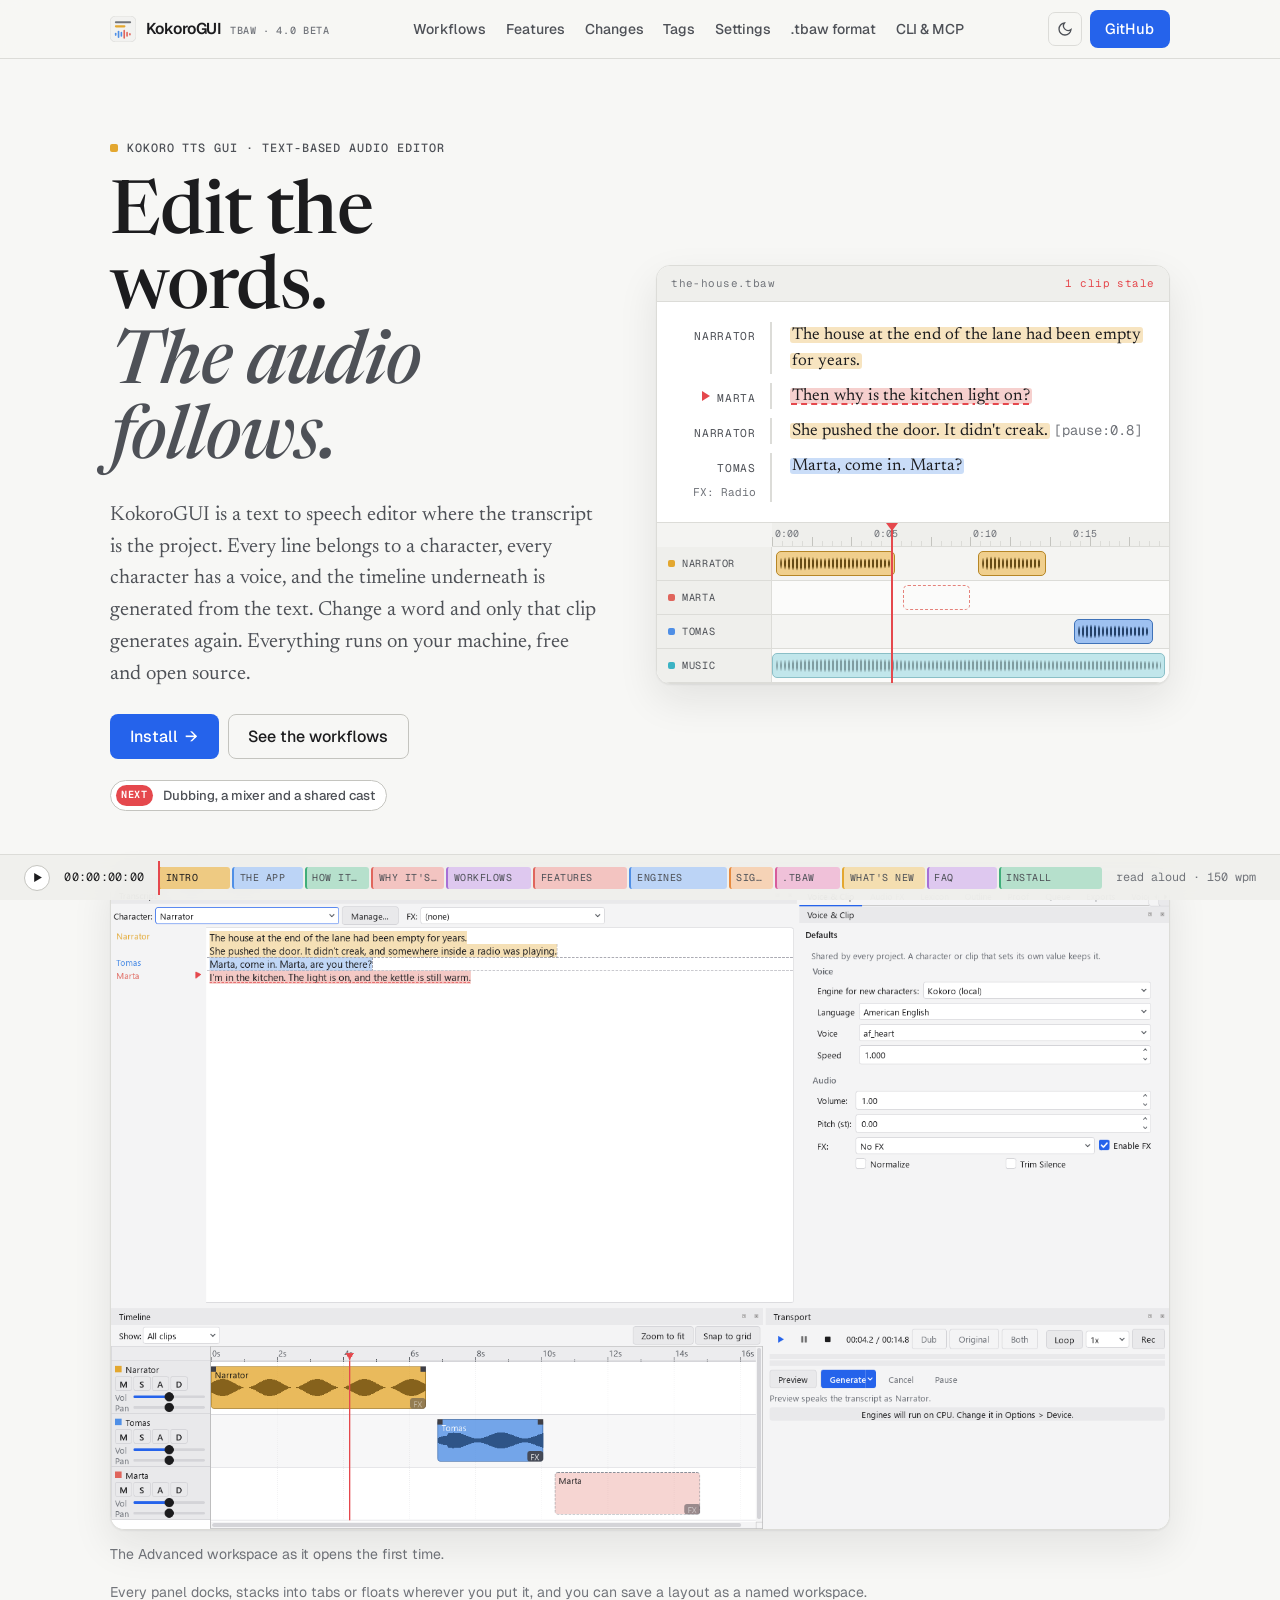
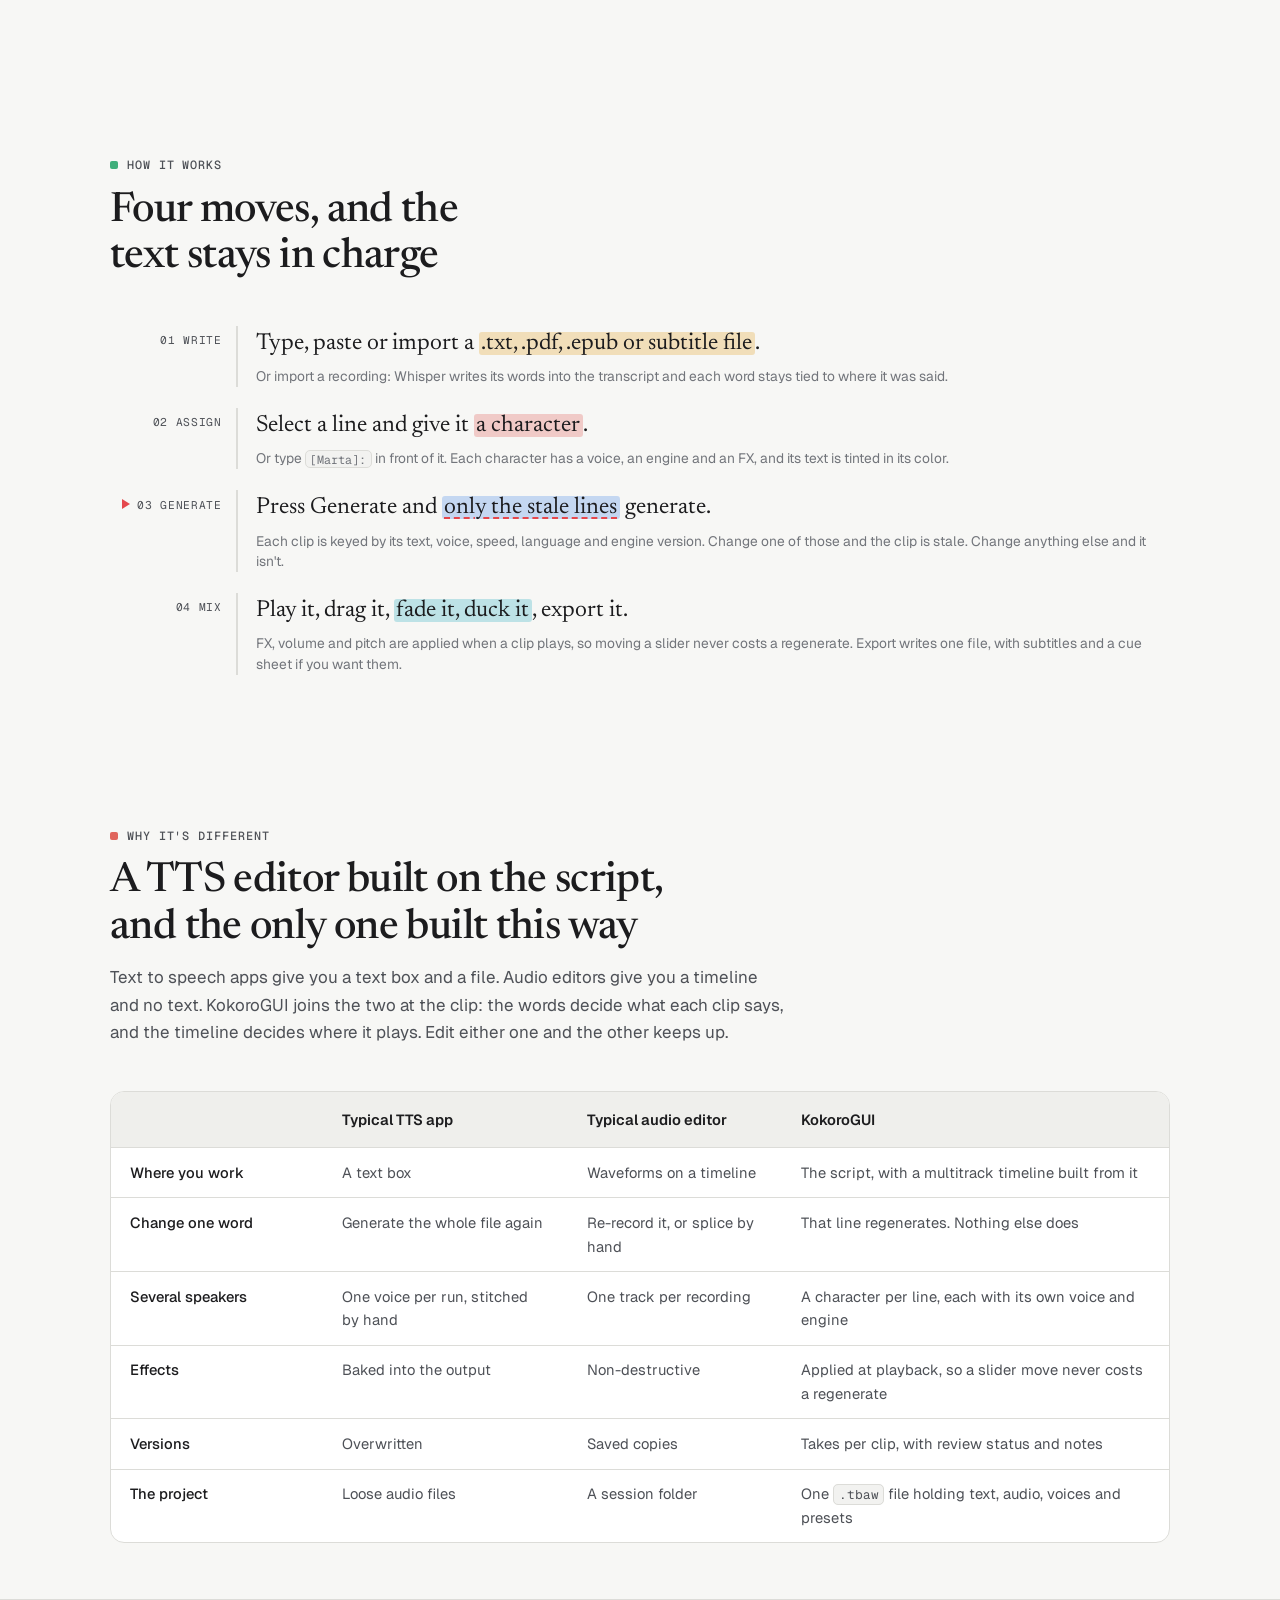
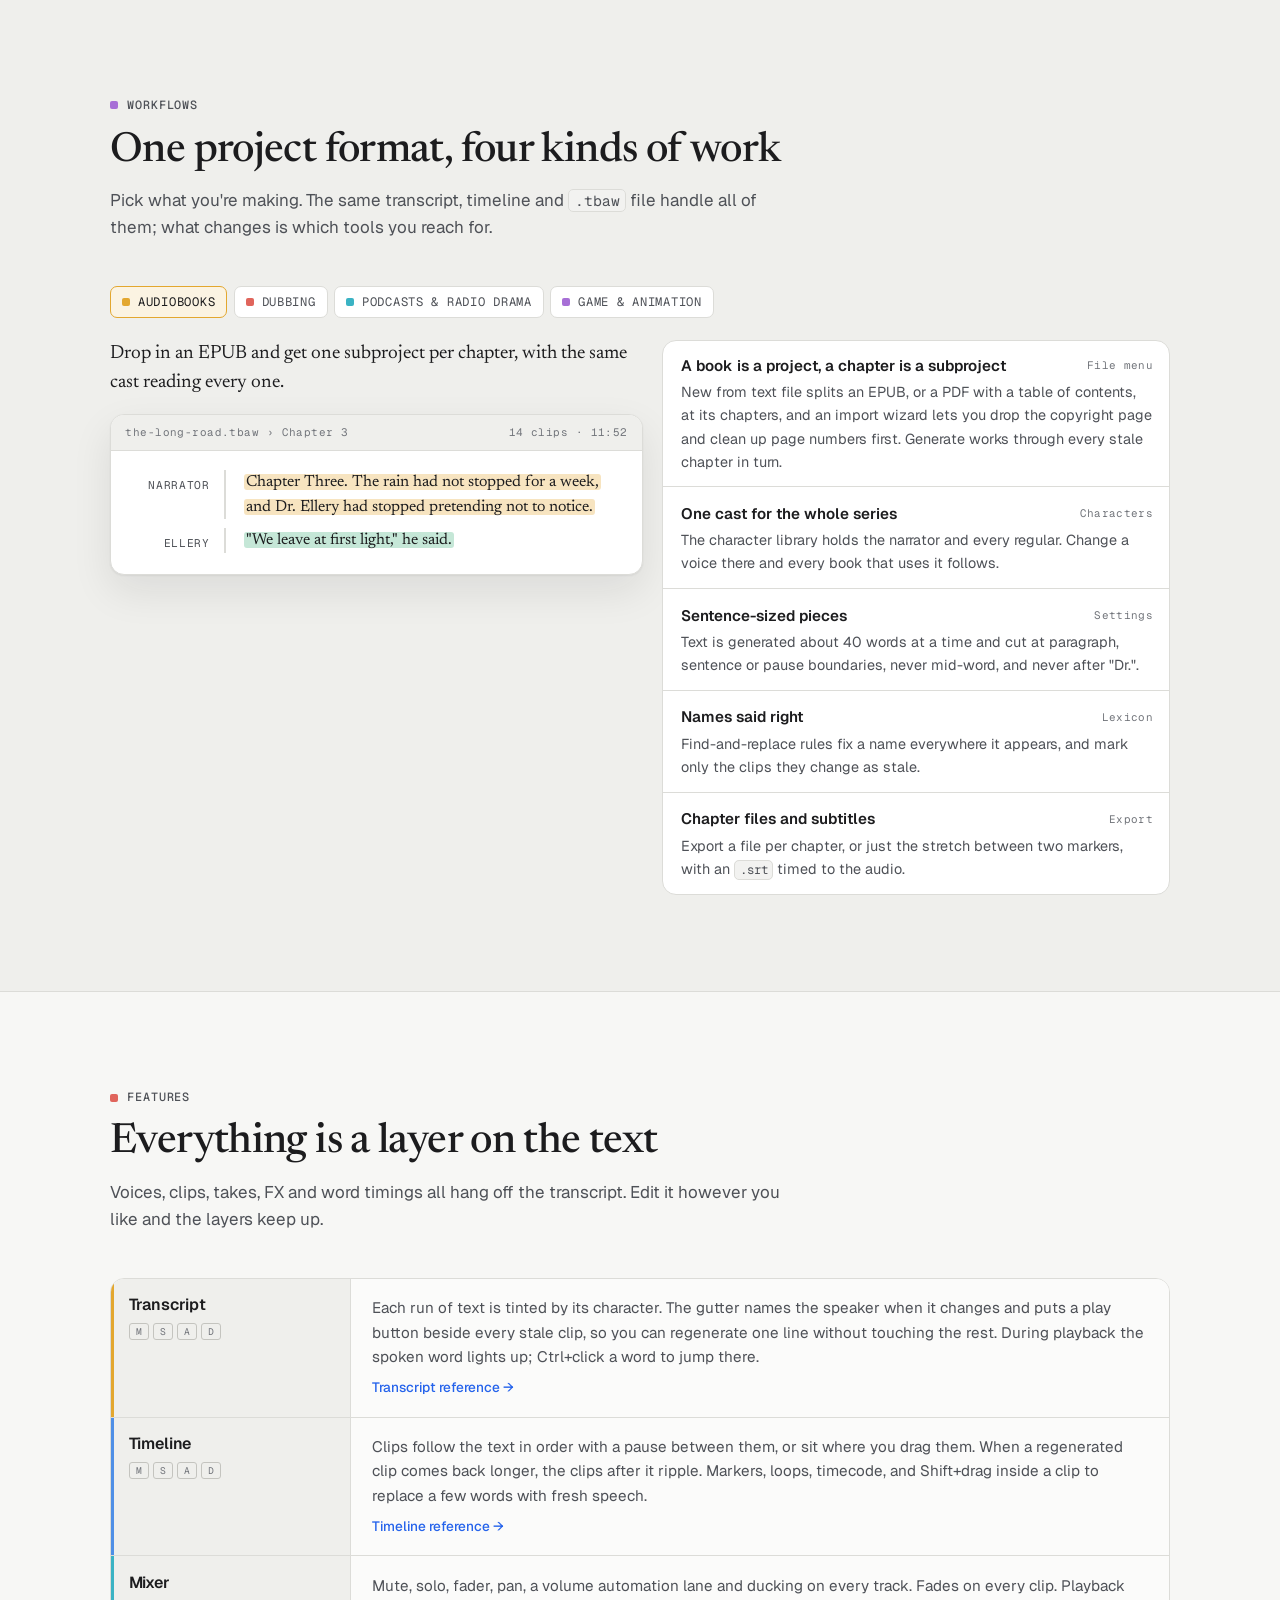
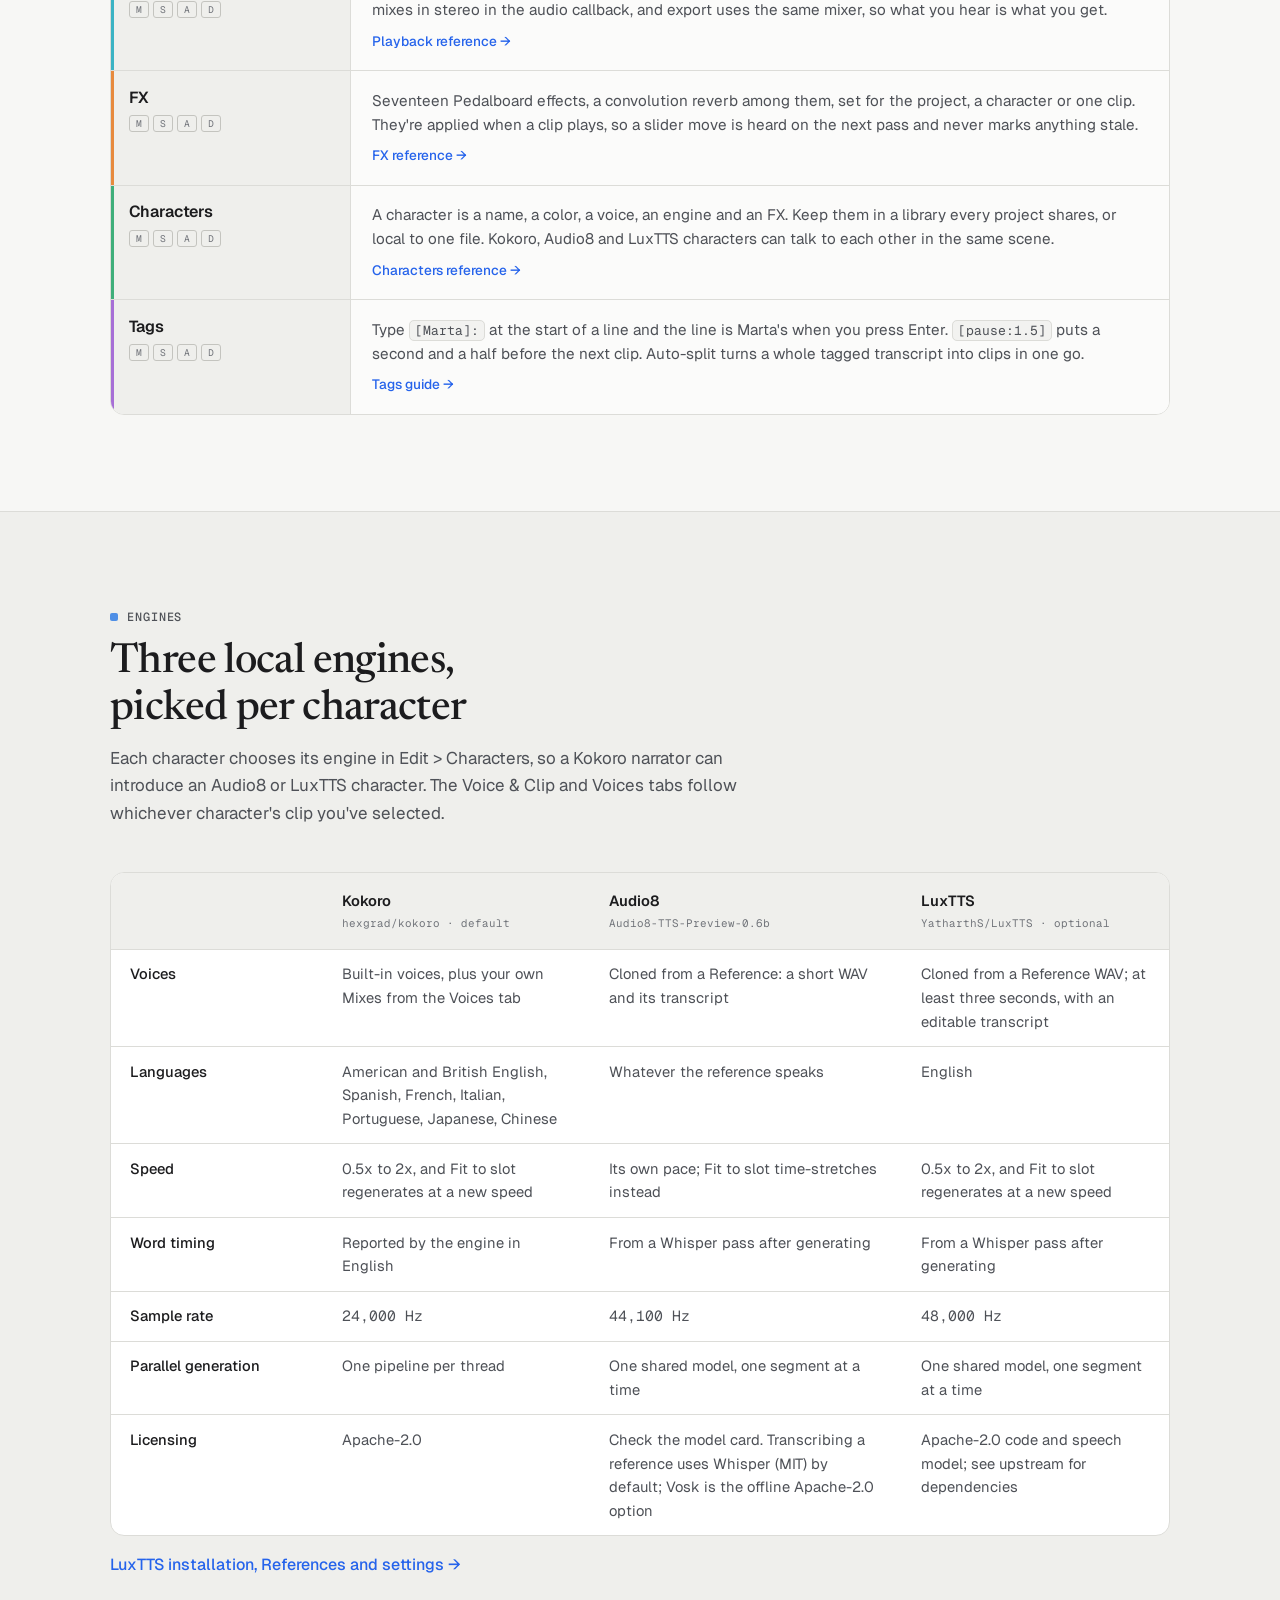
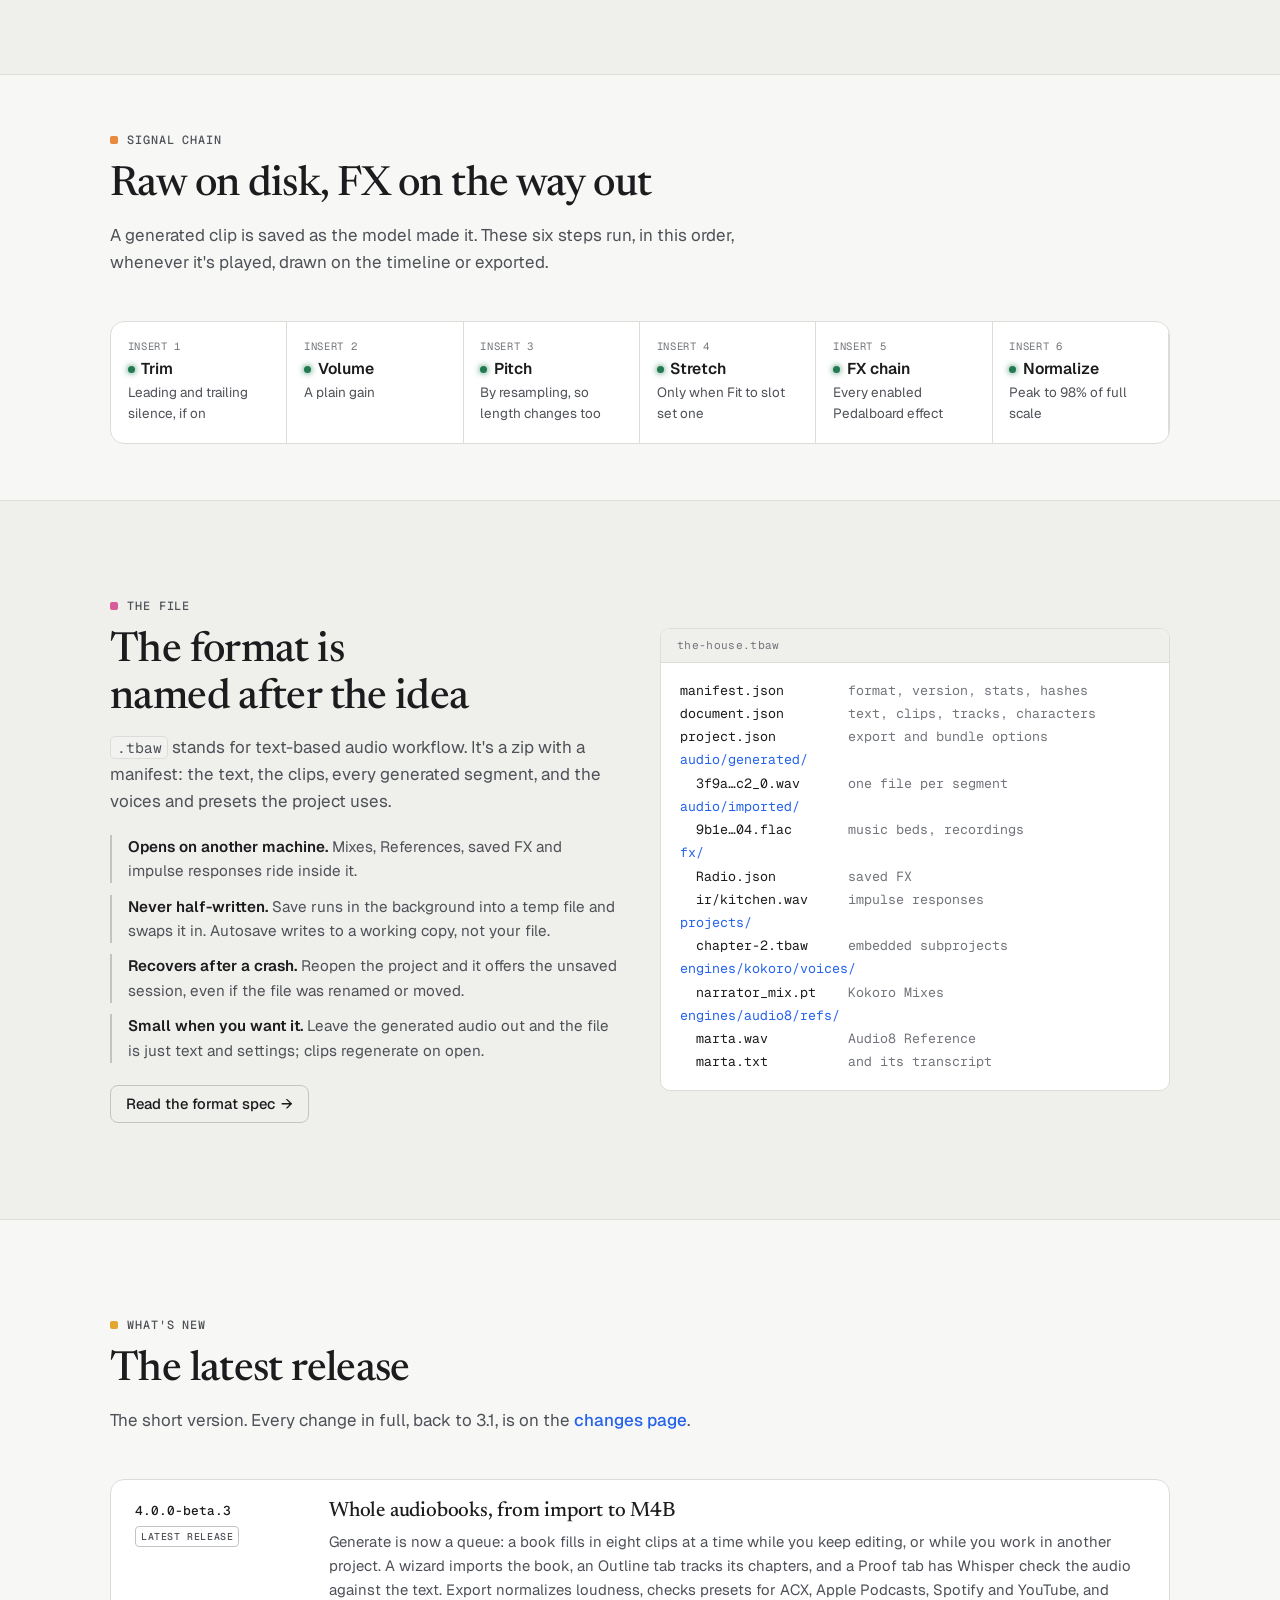
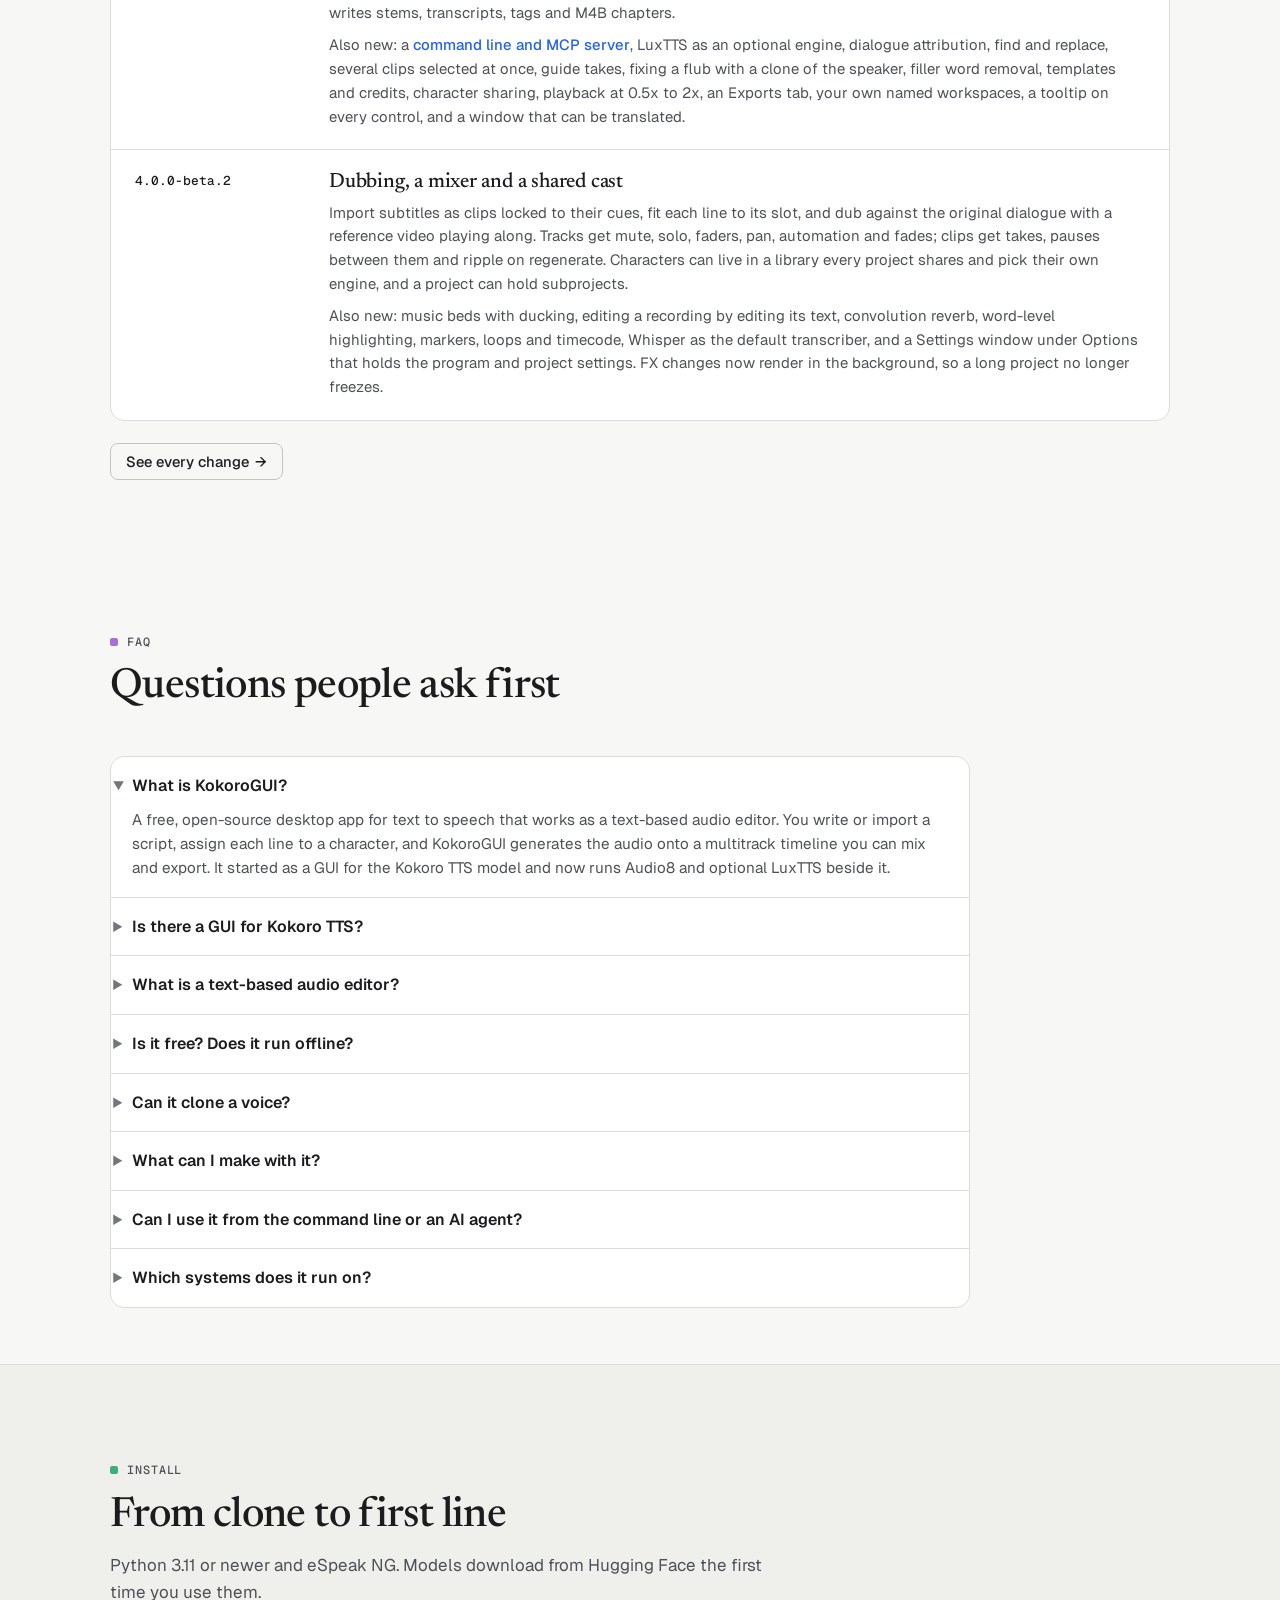
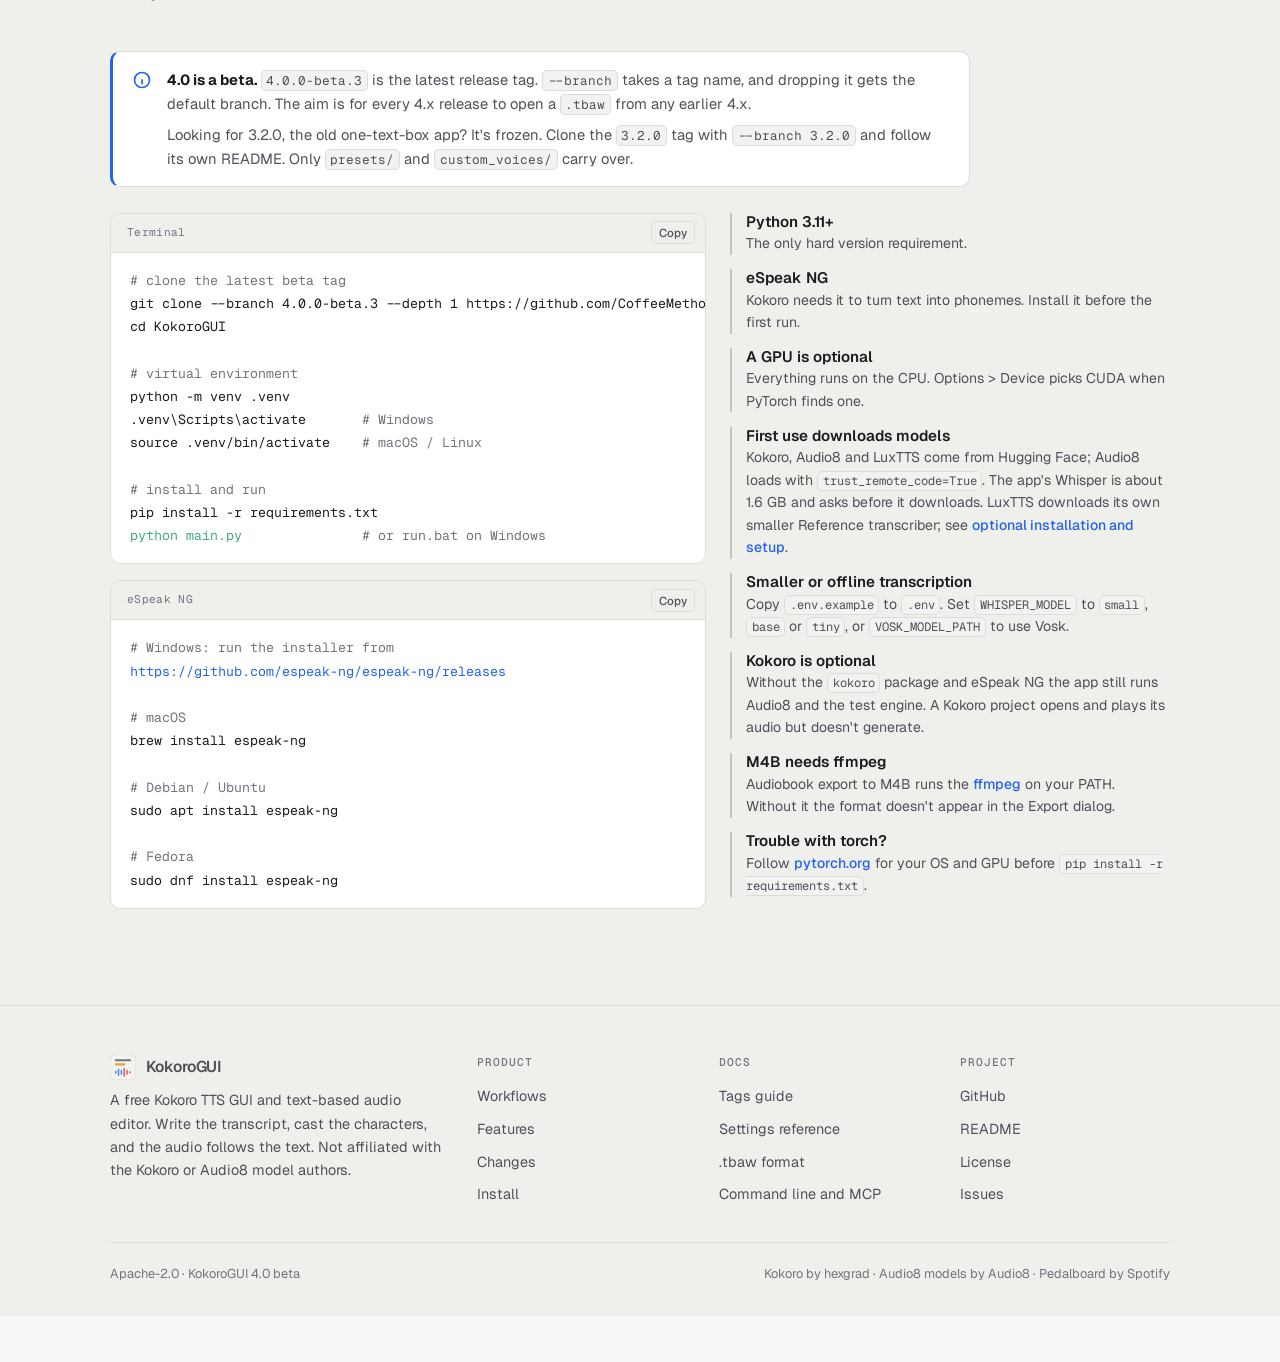
<file: docs/index.html>
<!doctype html>
<html lang="en">
<head>
<meta charset="UTF-8" />
<meta name="viewport" content="width=device-width, initial-scale=1.0" />
<title>KokoroGUI · Kokoro TTS GUI and text-based audio editor</title>
<meta name="description" content="KokoroGUI is a free, open-source Kokoro TTS GUI and text-based audio editor. Write a script, give each line a voice, and a multitrack timeline is built from the text. Edit a word and only that line regenerates. Audiobooks, dubbing, podcasts and game dialogue, all offline." />
<meta name="keywords" content="Kokoro GUI, KokoroGUI, Kokoro TTS GUI, Kokoro TTS, text-based audio editor, TTS editor, text to speech editor, text to speech GUI, audiobook maker, AI voice dubbing, voice cloning, multi-voice TTS, local TTS, offline text to speech, open source TTS" />
<meta name="robots" content="index, follow, max-image-preview:large" />
<link rel="canonical" href="https://coffeemethod.github.io/KokoroGUI/" />
<meta name="theme-color" content="#1e1f22" />
<meta property="og:site_name" content="KokoroGUI" />
<meta property="og:title" content="KokoroGUI · Kokoro TTS GUI and text-based audio editor" />
<meta property="og:description" content="Edit the words and the audio follows. A free, local TTS editor where the script is the project and the timeline is built from it. Open source, one .tbaw file per project." />
<meta property="og:type" content="website" />
<meta property="og:url" content="https://coffeemethod.github.io/KokoroGUI/" />
<meta property="og:image" content="https://coffeemethod.github.io/KokoroGUI/assets/shell_dark.png" />
<meta property="og:image:width" content="1600" />
<meta property="og:image:height" content="1000" />
<meta property="og:image:alt" content="KokoroGUI: a transcript tinted by character above a multitrack timeline" />
<meta name="twitter:card" content="summary_large_image" />
<meta name="twitter:title" content="KokoroGUI · Kokoro TTS GUI and text-based audio editor" />
<meta name="twitter:description" content="Edit the words and the audio follows. A free, local TTS editor for audiobooks, dubbing, podcasts and game dialogue." />
<meta name="twitter:image" content="https://coffeemethod.github.io/KokoroGUI/assets/shell_dark.png" />
<script type="application/ld+json">
{
  "@context": "https://schema.org",
  "@graph": [
    {
      "@type": "WebSite",
      "@id": "https://coffeemethod.github.io/KokoroGUI/#website",
      "url": "https://coffeemethod.github.io/KokoroGUI/",
      "name": "KokoroGUI",
      "alternateName": ["Kokoro GUI", "Kokoro TTS GUI"],
      "inLanguage": "en"
    },
    {
      "@type": "SoftwareApplication",
      "@id": "https://coffeemethod.github.io/KokoroGUI/#app",
      "name": "KokoroGUI",
      "alternateName": ["Kokoro GUI", "Kokoro TTS GUI", "KokoroGUI text-based audio editor"],
      "description": "A free, open-source text-based audio editor for text to speech. The script is the project: each line has a character and a voice, a multitrack timeline is built from the text, and editing a word regenerates only that line. Runs Kokoro TTS, Audio8 and optional LuxTTS locally.",
      "applicationCategory": "MultimediaApplication",
      "applicationSubCategory": "Text to speech editor",
      "operatingSystem": "Windows, macOS, Linux",
      "softwareVersion": "4.0.0-beta.3",
      "license": "https://www.apache.org/licenses/LICENSE-2.0",
      "isAccessibleForFree": true,
      "offers": { "@type": "Offer", "price": "0", "priceCurrency": "USD" },
      "url": "https://coffeemethod.github.io/KokoroGUI/",
      "downloadUrl": "https://github.com/CoffeeMethod/KokoroGUI",
      "codeRepository": "https://github.com/CoffeeMethod/KokoroGUI",
      "programmingLanguage": "Python",
      "screenshot": "https://coffeemethod.github.io/KokoroGUI/assets/shell_dark.png",
      "featureList": [
        "Text-based audio editing: the transcript is the project and the timeline is built from it",
        "Only lines whose text, voice, speed, language or engine changed regenerate",
        "Per-character voices and engines in one script (Kokoro TTS, Audio8 and LuxTTS)",
        "Multitrack timeline with mute, solo, faders, pan, automation, fades and ducking",
        "Non-destructive FX: seventeen Pedalboard effects applied at playback",
        "Subtitle import and fit-to-slot for dubbing, with reference video",
        "Edit a recording by editing its Whisper transcript",
        "Takes, review status and cue sheet export for game dialogue",
        "Audiobook projects from EPUB and PDF, one subproject per chapter",
        "Command line and MCP server for scripts and AI agents",
        "One portable .tbaw project file"
      ]
    },
    {
      "@type": "FAQPage",
      "@id": "https://coffeemethod.github.io/KokoroGUI/#faq",
      "mainEntity": [
        {
          "@type": "Question",
          "name": "What is KokoroGUI?",
          "acceptedAnswer": {
            "@type": "Answer",
            "text": "A free, open-source desktop app for text to speech that works as a text-based audio editor. You write or import a script, assign each line to a character, and KokoroGUI generates the audio onto a multitrack timeline you can mix and export. It started as a GUI for the Kokoro TTS model and now runs Audio8 and optional LuxTTS beside it."
          }
        },
        {
          "@type": "Question",
          "name": "Is there a GUI for Kokoro TTS?",
          "acceptedAnswer": {
            "@type": "Answer",
            "text": "Yes, this is one. KokoroGUI runs hexgrad/kokoro locally with every built-in voice, voice mixing, speed and language settings, and a full editor around it. You don't need to write Python to use it."
          }
        },
        {
          "@type": "Question",
          "name": "What is a text-based audio editor?",
          "acceptedAnswer": {
            "@type": "Answer",
            "text": "An editor where you change audio by changing its words. In KokoroGUI that goes both ways: edit the script and the changed lines regenerate; import a recording and Whisper puts its words in the transcript, so deleting a word cuts it from the audio."
          }
        },
        {
          "@type": "Question",
          "name": "Is it free? Does it run offline?",
          "acceptedAnswer": {
            "@type": "Answer",
            "text": "It's free under Apache-2.0. The models download from Hugging Face the first time you use them, and after that generation runs on your own CPU or GPU with no account and no upload."
          }
        },
        {
          "@type": "Question",
          "name": "Can it clone a voice?",
          "acceptedAnswer": {
            "@type": "Answer",
            "text": "Yes. The Audio8 engine clones a voice from a short WAV and its transcript, and KokoroGUI can transcribe the WAV for you. LuxTTS accepts a WAV with at least three seconds of clear speech and lets you review its transcript before generating. Characters using any of these engines can speak in the same scene."
          }
        },
        {
          "@type": "Question",
          "name": "What can I make with it?",
          "acceptedAnswer": {
            "@type": "Answer",
            "text": "Audiobooks from EPUB or PDF, dubbed video from subtitle files, podcasts and radio drama with music beds, and game or animation dialogue with takes and a cue sheet. See the workflows."
          }
        },
        {
          "@type": "Question",
          "name": "Can I use it from the command line or an AI agent?",
          "acceptedAnswer": {
            "@type": "Answer",
            "text": "Yes. One command speaks text into a WAV or renders a tagged script into a project and a mixdown, and an MCP server gives an agent the same two things as tools."
          }
        },
        {
          "@type": "Question",
          "name": "Which systems does it run on?",
          "acceptedAnswer": {
            "@type": "Answer",
            "text": "Windows, macOS and Linux, anywhere Python 3.11 and eSpeak NG install. A GPU speeds things up but isn't required."
          }
        }
      ]
    }
  ]
}
</script>
<link rel="icon" href="data:image/svg+xml,%3Csvg xmlns='http://www.w3.org/2000/svg' viewBox='0 0 64 64'%3E%3Crect width='64' height='64' rx='14' fill='%231e1f22'/%3E%3Crect x='12' y='13' width='40' height='5' rx='2.5' fill='%23868a91'/%3E%3Crect x='12' y='23' width='26' height='5' rx='2.5' fill='%23e3a72f'/%3E%3Cg fill='%234f8fe6'%3E%3Crect x='12' y='41' width='4' height='8' rx='2'/%3E%3Crect x='19' y='36' width='4' height='18' rx='2'/%3E%3Crect x='26' y='39' width='4' height='12' rx='2'/%3E%3C/g%3E%3Cg fill='%23e0655c'%3E%3Crect x='33' y='34' width='4' height='22' rx='2'/%3E%3Crect x='40' y='39' width='4' height='12' rx='2'/%3E%3Crect x='47' y='42' width='4' height='6' rx='2'/%3E%3C/g%3E%3C/svg%3E" />
<link rel="preconnect" href="https://fonts.googleapis.com" />
<link rel="preconnect" href="https://fonts.gstatic.com" crossorigin />
<link href="https://fonts.googleapis.com/css2?family=Geist:wght@400;500;600&family=Geist+Mono:wght@400;500&family=Newsreader:ital,opsz,wght@0,6..72,400;0,6..72,500;1,6..72,400&display=swap" rel="stylesheet" />
<link rel="stylesheet" href="assets/site.css" />
<style>
  /* Hero */
  .hero{ padding: clamp(3rem, 7vw, 5rem) 0 clamp(2.5rem, 5vw, 3.5rem); }
  .hero-grid{ display:grid; grid-template-columns: 1fr 1.05fr; gap: clamp(2rem, 5vw, 3.5rem); align-items:center; }
  @media (max-width: 960px){ .hero-grid{ grid-template-columns: 1fr; } }
  .hero-copy{ display:flex; flex-direction:column; gap:1.3rem; }
  .hero h1 em{ font-style: italic; color: var(--text-2); }
  .hero .lede{ font-family: var(--font-script); font-size: clamp(1.12rem, 1.7vw, 1.28rem); line-height:1.55; color: var(--text-2); max-width: 36em; }
  .hero-ctas{ display:flex; gap:.6rem; flex-wrap:wrap; margin-top:.2rem; }
  .hero-chips{ display:flex; gap:.45rem; flex-wrap:wrap; }
  .stage{ background: var(--surface); border:1px solid var(--border); border-radius: var(--radius-lg); box-shadow: var(--shadow); overflow:hidden; }
  .stage-bar{ display:flex; align-items:center; justify-content:space-between; gap:1rem; padding:.55rem .9rem; border-bottom:1px solid var(--border); background: var(--bg-2); font-family: var(--font-mono); font-size:.68rem; color: var(--text-3); letter-spacing:.04em; }
  .stage-bar .dirty{ color: var(--playhead); }
  .stage .script{ padding: 1.2rem 1.2rem 1.3rem 0; --gutter: 7.2rem; font-size: 1.06rem; }
  .stage .tl{ border:none; border-top:1px solid var(--border); border-radius:0; --tl-head: 7.2rem; }
  @media (max-width: 620px){ .stage .script{ --gutter: 5.2rem; } .stage .tl{ --tl-head: 5.2rem; } }
  /* word-by-word highlight, like the app's playback */
  .karaoke .w{ border-radius:3px; animation: word 7.2s linear infinite; animation-delay: calc(var(--i) * .42s); }
  @keyframes word{ 0%{ background: color-mix(in srgb, var(--playhead) 38%, transparent); } 6%, 100%{ background: transparent; } }

  /* Screenshot */
  .shot{ border:1px solid var(--border); border-radius: var(--radius-lg); overflow:hidden; background: var(--surface); box-shadow: var(--shadow); }
  .shot img{ width:100%; height:auto; aspect-ratio: 16 / 10; object-fit: cover; }
  .shot img.light{ display:none; }
  :root[data-theme="light"] .shot img.dark{ display:none; }
  :root[data-theme="light"] .shot img.light{ display:block; }
  @media (prefers-color-scheme: light){
    :root:not([data-theme="dark"]) .shot img.dark{ display:none; }
    :root:not([data-theme="dark"]) .shot img.light{ display:block; }
  }
  .shot-cap{ display:flex; justify-content:space-between; gap:1rem; flex-wrap:wrap; margin-top:.8rem; font-size:.88rem; color: var(--text-3); }

  /* The four moves */
  .moves .script{ font-size: clamp(1.15rem, 2vw, 1.45rem); row-gap: 1.3rem; --gutter: 8rem; }
  .moves .script .t small{ display:block; font-family: var(--font-body); font-size:.86rem; color: var(--text-3); margin-top:.3rem; line-height:1.5; }
  @media (max-width: 620px){ .moves .script{ --gutter: 5.2rem; } }

  /* Workflow picker */
  .wf{ display:grid; grid-template-columns: 1.05fr 1fr; gap: 1.2rem; align-items:start; }
  @media (max-width: 900px){ .wf{ grid-template-columns: 1fr; } }
  .wf-intro{ font-family: var(--font-script); font-size: 1.2rem; line-height:1.5; color: var(--text); margin-bottom: 1rem; max-width: 34em; }
  .wf .stage .script{ font-size: 1rem; }
  .wf-list{ list-style:none; margin:0; padding:0; display:flex; flex-direction:column; gap:.1rem; border:1px solid var(--border); border-radius: var(--radius-lg); background: var(--surface); overflow:hidden; }
  .wf-list li{ padding: .8rem 1rem .8rem 1.1rem; border-bottom:1px solid var(--border); display:grid; grid-template-columns: 1fr auto; gap:.2rem 1rem; }
  .wf-list li:last-child{ border-bottom:none; }
  .wf-list b{ font-weight:600; font-size:.95rem; }
  .wf-list span{ grid-column: 1 / -1; color: var(--text-2); font-size:.9rem; }
  .wf-list a{ font-family: var(--font-mono); font-size:.68rem; color: var(--text-3); text-decoration:none; align-self:center; letter-spacing:.03em; }
  .wf-list a:hover{ color: var(--accent); }

  /* Engine compare */
  .compare{ overflow-x:auto; border:1px solid var(--border); border-radius: var(--radius-lg); background: var(--surface); }
  table.cmp{ width:100%; border-collapse:collapse; min-width: 640px; font-size:.92rem; }
  table.cmp th{ text-align:left; padding: 1rem 1.2rem; border-bottom:1px solid var(--border); font-weight:600; vertical-align: bottom; background: var(--bg-2); }
  table.cmp th .sub{ display:block; font-family: var(--font-mono); font-size:.68rem; color: var(--text-3); font-weight:400; margin-top:.2rem; }
  table.cmp th:first-child{ width: 20%; }
  table.cmp td{ padding: .8rem 1.2rem; border-bottom:1px solid var(--border); vertical-align: top; color: var(--text-2); }
  table.cmp td:first-child{ color: var(--text); font-weight:500; }
  table.cmp tr:last-child td{ border-bottom:none; }

  /* Signal chain as insert slots on a channel strip */
  .inserts{ display:grid; grid-template-columns: repeat(6, 1fr); border:1px solid var(--border); border-radius: var(--radius-lg); overflow:hidden; background: var(--surface); }
  @media (max-width: 900px){ .inserts{ grid-template-columns: repeat(3, 1fr); } }
  @media (max-width: 520px){ .inserts{ grid-template-columns: 1fr 1fr; } }
  .insert{ padding: 1rem 1.05rem 1.1rem; border-right:1px solid var(--border); border-bottom:1px solid var(--border); display:flex; flex-direction:column; gap:.3rem; margin-bottom:-1px; }
  .insert .n{ font-family: var(--font-mono); font-size:.66rem; color: var(--text-3); letter-spacing:.06em; }
  .insert h4{ font-size:.98rem; }
  .insert p{ font-size:.84rem; color: var(--text-2); }
  .insert .led{ width:7px; height:7px; border-radius:50%; background: var(--ok); box-shadow: 0 0 6px var(--ok); display:inline-block; margin-right:.4rem; vertical-align: 1px; }

  /* Projects */
  .split{ display:grid; grid-template-columns: 1fr 1fr; gap: 2.5rem; align-items:center; }
  @media (max-width: 860px){ .split{ grid-template-columns: 1fr; } }
  .split .sec-head{ margin-bottom: 1.2rem; }
  .checks{ list-style:none; margin:0; padding:0; display:flex; flex-direction:column; gap:.7rem; }
  .checks li{ font-size:.95rem; color: var(--text-2); padding-left: 1rem; border-left: 2px solid var(--border-2); }
  .checks b{ color: var(--text); font-weight:600; }

  /* What's new */
  .log{ display:flex; flex-direction:column; border:1px solid var(--border); border-radius: var(--radius-lg); background: var(--surface); overflow:hidden; }
  .log-item{ display:grid; grid-template-columns: 170px 1fr; gap: 1.5rem; padding: 1.3rem 1.5rem; border-bottom:1px solid var(--border); }
  .log-item:last-child{ border-bottom:none; }
  @media (max-width: 700px){ .log-item{ grid-template-columns: 1fr; gap:.5rem; } }
  .log-item .v{ font-family: var(--font-mono); font-size:.8rem; font-weight:500; color: var(--text); display:flex; flex-direction:column; gap:.35rem; align-items:flex-start; }
  .log-item .v .badge{ font-size:.62rem; letter-spacing:.06em; color: var(--text-2); border:1px solid var(--border-2); padding:.12em .5em; border-radius:4px; }
  .log-item h3{ font-family: var(--font-script); font-size:1.3rem; font-weight:500; margin-bottom:.4rem; }
  .log-item p{ font-size:.93rem; color: var(--text-2); }
  .log-item p + p{ margin-top:.5rem; }

  /* Install */
  .install-grid{ display:grid; grid-template-columns: 1.15fr .85fr; gap: 1.5rem; align-items:start; }
  @media (max-width: 900px){ .install-grid{ grid-template-columns: 1fr; } }
  .req{ display:flex; flex-direction:column; gap:.9rem; }
  .req div{ border-left: 2px solid var(--border-2); padding-left:.9rem; }
  .req h4{ font-size:.95rem; margin-bottom:.15rem; }
  .req p{ font-size:.88rem; color: var(--text-2); }
  /* FAQ */
  .faq{ display:flex; flex-direction:column; border:1px solid var(--border); border-radius: var(--radius-lg); background: var(--surface); overflow:hidden; max-width: 860px; }
  .faq details{ border-bottom:1px solid var(--border); padding: 1rem 1.3rem; }
  .faq details:last-child{ border-bottom:none; }
  .faq summary{ cursor:pointer; font-weight:600; color: var(--text); list-style-position: outside; }
  .faq summary::marker{ color: var(--text-3); }
  .faq details p{ margin-top:.6rem; color: var(--text-2); font-size:.95rem; }
</style>
</head>
<body>

<header class="site">
  <nav class="wrap">
    <a class="brand" href="index.html">
      <svg class="brand-mark" viewBox="0 0 64 64" aria-hidden="true">
        <rect width="64" height="64" rx="14" fill="var(--surface-2)" stroke="var(--border-2)"/>
        <rect x="12" y="13" width="40" height="5" rx="2.5" fill="var(--text-3)"/>
        <rect x="12" y="23" width="26" height="5" rx="2.5" fill="var(--c1)"/>
        <g fill="var(--c2)"><rect x="12" y="41" width="4" height="8" rx="2"/><rect x="19" y="36" width="4" height="18" rx="2"/><rect x="26" y="39" width="4" height="12" rx="2"/></g>
        <g fill="var(--c3)"><rect x="33" y="34" width="4" height="22" rx="2"/><rect x="40" y="39" width="4" height="12" rx="2"/><rect x="47" y="42" width="4" height="6" rx="2"/></g>
      </svg>
      <span class="brand-word">KokoroGUI<span class="ver">TBAW · 4.0 beta</span></span>
    </a>
    <div class="navlinks">
      <a href="index.html#workflows">Workflows</a>
      <a href="index.html#features">Features</a>
      <a href="changes.html">Changes</a>
      <a href="scripting.html">Tags</a>
      <a href="settings.html">Settings</a>
      <a href="format.html">.tbaw format</a>
      <a href="cli.html">CLI &amp; MCP</a>
    </div>
    <div class="navctas">
      <button class="icon-btn" id="themeToggle" aria-label="Toggle color theme" title="Toggle color theme">
        <svg id="iconSun" width="16" height="16" viewBox="0 0 24 24" fill="none" stroke="currentColor" stroke-width="2" stroke-linecap="round"><circle cx="12" cy="12" r="4"/><path d="M12 2v2M12 20v2M4.9 4.9l1.4 1.4M17.7 17.7l1.4 1.4M2 12h2M20 12h2M4.9 19.1l1.4-1.4M17.7 6.3l1.4-1.4"/></svg>
        <svg id="iconMoon" width="16" height="16" viewBox="0 0 24 24" fill="none" stroke="currentColor" stroke-width="2" stroke-linecap="round" style="display:none"><path d="M21 12.8A9 9 0 1 1 11.2 3 7 7 0 0 0 21 12.8Z"/></svg>
      </button>
      <button class="icon-btn menu-btn" id="menuToggle" aria-label="Open menu" aria-expanded="false">
        <svg width="16" height="16" viewBox="0 0 24 24" fill="none" stroke="currentColor" stroke-width="2" stroke-linecap="round"><path d="M4 7h16M4 12h16M4 17h16"/></svg>
      </button>
      <a class="btn btn-primary" href="https://github.com/CoffeeMethod/KokoroGUI" target="_blank" rel="noopener">GitHub</a>
    </div>
  </nav>
</header>

<main id="top">
  <section class="hero" data-clip="Intro" data-cc="c1">
    <div class="wrap hero-grid">
      <div class="hero-copy reveal">
        <span class="eyebrow">Kokoro TTS GUI · text-based audio editor</span>
        <h1>Edit the words.<br><em>The audio follows.</em></h1>
        <p class="lede">KokoroGUI is a text to speech editor where the transcript is the project. Every line belongs to a character, every character has a voice, and the timeline underneath is generated from the text. Change a word and only that clip generates again. Everything runs on your machine, free and open source.</p>
        <div class="hero-ctas">
          <a class="btn btn-primary btn-lg" href="#install">Install <span class="arrow" aria-hidden="true">→</span></a>
          <a class="btn btn-ghost btn-lg" href="#workflows">See the workflows</a>
        </div>
        <div class="hero-chips">
          <a class="pill" href="changes.html"><span class="tag">NEXT</span> Dubbing, a mixer and a shared cast</a>
        </div>
      </div>

      <div class="stage reveal" aria-label="A short radio drama in the transcript, with its timeline underneath">
        <div class="stage-bar"><span>the-house.tbaw</span><span class="dirty">1 clip stale</span></div>
        <div class="script">
          <div class="g named c1">Narrator</div>
          <div class="t"><span class="run c1 karaoke"><span class="w" style="--i:0">The</span> <span class="w" style="--i:1">house</span> <span class="w" style="--i:2">at</span> <span class="w" style="--i:3">the</span> <span class="w" style="--i:4">end</span> <span class="w" style="--i:5">of</span> <span class="w" style="--i:6">the</span> <span class="w" style="--i:7">lane</span> <span class="w" style="--i:8">had</span> <span class="w" style="--i:9">been</span> <span class="w" style="--i:10">empty</span> <span class="w" style="--i:11">for</span> <span class="w" style="--i:12">years.</span></span></div>
          <div class="g named c3"><span class="play" aria-label="stale"></span>Marta</div>
          <div class="t"><span class="run c3 stale">Then why is the kitchen light on?</span></div>
          <div class="g named c1">Narrator</div>
          <div class="t"><span class="run c1">She pushed the door. It didn't creak.</span> <span class="tagtxt">[pause:0.8]</span></div>
          <div class="g named c2">Tomas<span class="fx">FX: Radio</span></div>
          <div class="t"><span class="run c2">Marta, come in. Marta?</span></div>
        </div>
        <div class="tl animate" aria-hidden="true">
          <div class="tl-ruler"><span style="left:0">0:00</span><span style="left:25%">0:05</span><span style="left:50%">0:10</span><span style="left:75%">0:15</span></div>
          <div class="tl-lane c1"><div class="tl-name">Narrator</div><div class="tl-track"><div class="clip c1" style="left:1%; width:30%"></div><div class="clip c1" style="left:52%; width:17%"></div></div></div>
          <div class="tl-lane c3"><div class="tl-name">Marta</div><div class="tl-track"><div class="clip c3 est" style="left:33%; width:17%"></div></div></div>
          <div class="tl-lane c2"><div class="tl-name">Tomas</div><div class="tl-track"><div class="clip c2" style="left:76%; width:20%"></div></div></div>
          <div class="tl-lane c6"><div class="tl-name">Music</div><div class="tl-track"><div class="clip c6" style="left:0; width:99%; opacity:.55"></div></div></div>
          <div class="tl-playhead"></div>
        </div>
      </div>
    </div>
  </section>

  <section class="tight" style="padding-top:0;" data-clip="The app" data-cc="c2">
    <div class="wrap">
      <div class="shot reveal">
        <img class="dark" src="assets/shell_dark.png" alt="KokoroGUI: the transcript with its character gutter and the Voice &amp; Clip tabs above a timeline with waveforms, a playhead and the transport" width="1600" height="1000" />
        <img class="light" src="assets/shell_light.png" alt="" width="1600" height="1000" loading="lazy" />
      </div>
      <div class="shot-cap"><span>The Advanced workspace as it opens the first time.</span><span>Every panel docks, stacks into tabs or floats wherever you put it, and you can save a layout as a named workspace.</span></div>
    </div>
  </section>

  <section id="how" class="moves" data-clip="How it works" data-cc="c4">
    <div class="wrap">
      <div class="sec-head reveal">
        <span class="eyebrow c4">How it works</span>
        <h2>Four moves, and the text stays in charge</h2>
      </div>
      <div class="script reveal">
        <div class="g named c1">01 Write</div>
        <div class="t">Type, paste or import a <span class="run c1">.txt, .pdf, .epub or subtitle file</span>.
          <small>Or import a recording: Whisper writes its words into the transcript and each word stays tied to where it was said.</small></div>
        <div class="g named c3">02 Assign</div>
        <div class="t">Select a line and give it <span class="run c3">a character</span>.
          <small>Or type <code>[Marta]:</code> in front of it. Each character has a voice, an engine and an FX, and its text is tinted in its color.</small></div>
        <div class="g named c2"><span class="play"></span>03 Generate</div>
        <div class="t">Press Generate and <span class="run c2 stale">only the stale lines</span> generate.
          <small>Each clip is keyed by its text, voice, speed, language and engine version. Change one of those and the clip is stale. Change anything else and it isn't.</small></div>
        <div class="g named c6">04 Mix</div>
        <div class="t">Play it, drag it, <span class="run c6">fade it, duck it</span>, export it.
          <small>FX, volume and pitch are applied when a clip plays, so moving a slider never costs a regenerate. Export writes one file, with subtitles and a cue sheet if you want them.</small></div>
      </div>
    </div>
  </section>

  <section id="different" class="tight" data-clip="Why it's different" data-cc="c3">
    <div class="wrap">
      <div class="sec-head reveal">
        <span class="eyebrow c3">Why it's different</span>
        <h2>A TTS editor built on the script, and the only one built this way</h2>
        <p>Text to speech apps give you a text box and a file. Audio editors give you a timeline and no text. KokoroGUI joins the two at the clip: the words decide what each clip says, and the timeline decides where it plays. Edit either one and the other keeps up.</p>
      </div>
      <div class="compare reveal">
        <table class="cmp">
          <thead>
            <tr>
              <th></th>
              <th>Typical TTS app</th>
              <th>Typical audio editor</th>
              <th>KokoroGUI</th>
            </tr>
          </thead>
          <tbody>
            <tr><td>Where you work</td><td>A text box</td><td>Waveforms on a timeline</td><td>The script, with a multitrack timeline built from it</td></tr>
            <tr><td>Change one word</td><td>Generate the whole file again</td><td>Re-record it, or splice by hand</td><td>That line regenerates. Nothing else does</td></tr>
            <tr><td>Several speakers</td><td>One voice per run, stitched by hand</td><td>One track per recording</td><td>A character per line, each with its own voice and engine</td></tr>
            <tr><td>Effects</td><td>Baked into the output</td><td>Non-destructive</td><td>Applied at playback, so a slider move never costs a regenerate</td></tr>
            <tr><td>Versions</td><td>Overwritten</td><td>Saved copies</td><td>Takes per clip, with review status and notes</td></tr>
            <tr><td>The project</td><td>Loose audio files</td><td>A session folder</td><td>One <code>.tbaw</code> file holding text, audio, voices and presets</td></tr>
          </tbody>
        </table>
      </div>
    </div>
  </section>

  <section id="workflows" style="background: var(--bg-2); border-top:1px solid var(--border); border-bottom:1px solid var(--border);" data-clip="Workflows" data-cc="c5">
    <div class="wrap">
      <div class="sec-head reveal">
        <span class="eyebrow c5">Workflows</span>
        <h2>One project format, four kinds of work</h2>
        <p>Pick what you're making. The same transcript, timeline and <code>.tbaw</code> file handle all of them; what changes is which tools you reach for.</p>
      </div>

      <div class="tabs" role="tablist" aria-label="Workflows" data-remember="kg-workflow">
        <button class="c1" role="tab" id="tab-books" aria-controls="wf-books" aria-selected="true">Audiobooks</button>
        <button class="c3" role="tab" id="tab-dub" aria-controls="wf-dub" aria-selected="false" tabindex="-1">Dubbing</button>
        <button class="c6" role="tab" id="tab-pod" aria-controls="wf-pod" aria-selected="false" tabindex="-1">Podcasts &amp; radio drama</button>
        <button class="c5" role="tab" id="tab-game" aria-controls="wf-game" aria-selected="false" tabindex="-1">Game &amp; animation</button>
      </div>

      <div role="tabpanel" id="wf-books" aria-labelledby="tab-books">
        <div class="wf">
          <div>
            <p class="wf-intro">Drop in an EPUB and get one subproject per chapter, with the same cast reading every one.</p>
            <div class="stage">
              <div class="stage-bar"><span>the-long-road.tbaw › Chapter 3</span><span>14 clips · 11:52</span></div>
              <div class="script">
                <div class="g named c1">Narrator</div>
                <div class="t"><span class="run c1">Chapter Three. The rain had not stopped for a week, and Dr. Ellery had stopped pretending not to notice.</span></div>
                <div class="g named c4">Ellery</div>
                <div class="t"><span class="run c4">"We leave at first light," he said.</span></div>
              </div>
            </div>
          </div>
          <ul class="wf-list">
            <li><b>A book is a project, a chapter is a subproject</b><a href="settings.html#generation">File menu</a><span>New from text file splits an EPUB, or a PDF with a table of contents, at its chapters, and an import wizard lets you drop the copyright page and clean up page numbers first. Generate works through every stale chapter in turn.</span></li>
            <li><b>One cast for the whole series</b><a href="settings.html#characters">Characters</a><span>The character library holds the narrator and every regular. Change a voice there and every book that uses it follows.</span></li>
            <li><b>Sentence-sized pieces</b><a href="settings.html#settings-window">Settings</a><span>Text is generated about 40 words at a time and cut at paragraph, sentence or pause boundaries, never mid-word, and never after "Dr.".</span></li>
            <li><b>Names said right</b><a href="settings.html#lexicon">Lexicon</a><span>Find-and-replace rules fix a name everywhere it appears, and mark only the clips they change as stale.</span></li>
            <li><b>Chapter files and subtitles</b><a href="settings.html#processing">Export</a><span>Export a file per chapter, or just the stretch between two markers, with an <code>.srt</code> timed to the audio.</span></li>
          </ul>
        </div>
      </div>

      <div role="tabpanel" id="wf-dub" aria-labelledby="tab-dub" hidden>
        <div class="wf">
          <div>
            <p class="wf-intro">Import the subtitles, hear the original under each line, and fit every new line into its slot.</p>
            <div class="stage">
              <div class="stage-bar"><span>episode-04.tbaw</span><span>Dub · <b style="color:var(--text)">Both</b> · Original</span></div>
              <div class="tl" aria-hidden="true">
                <div class="tl-ruler"><span style="left:0">01:00:00:00</span><span style="left:50%">01:00:05:00</span></div>
                <div class="tl-lane c3"><div class="tl-name">Inès</div><div class="tl-track"><div class="clip slot" style="left:4%; width:34%"></div><div class="clip c3" style="left:4%; width:31%"></div></div></div>
                <div class="tl-lane c2"><div class="tl-name">Karl</div><div class="tl-track"><div class="clip slot" style="left:44%; width:22%"></div><div class="clip c2" style="left:44%; width:27%; border-color: var(--playhead)"></div></div></div>
                <div class="tl-lane c8"><div class="tl-name">Source</div><div class="tl-track"><div class="clip c8" style="left:3%; width:66%; opacity:.5"></div></div></div>
                <div class="tl-playhead" style="--p:.46"></div>
              </div>
              <div class="script" style="padding-top:1rem;">
                <div class="g named c2">Karl <span style="color:var(--playhead)">122%</span></div>
                <div class="t"><span class="run c2" style="text-decoration: underline wavy var(--playhead); text-underline-offset:.25em;">I told you we should have taken the other road.</span></div>
              </div>
            </div>
          </div>
          <ul class="wf-list">
            <li><b>Subtitles in, clips out</b><a href="settings.html#generation">Import Subtitles</a><span>SRT, WebVTT and ASS/SSA. Each cue becomes a clip locked to its time, and named speakers map to characters in one dialog.</span></li>
            <li><b>Fit to slot</b><a href="settings.html#timeline">Timeline</a><span>Each clip shows how full its slot is. Kokoro and LuxTTS regenerate at a new speed until it fits within 3%; Audio8 time-stretches on playback.</span></li>
            <li><b>Hear the original</b><a href="settings.html#transport">Transport</a><span>Import the source track and switch between Dub, Original and Both mid-play. The original under each clip is its cue's slice.</span></li>
            <li><b>Picture to dub against</b><a href="settings.html#video">Video</a><span>Load an MP4, MOV, MKV or WebM; it plays muted and follows the transport, with an offset for leaders.</span></li>
            <li><b>Stems for the mix</b><a href="settings.html#processing">Export</a><span>One file per track or per character, plus a dialogue stem without the music, all the length of the mix so they line up at 0. The start timecode goes in the file name.</span></li>
            <li><b>Transcripts and chapters</b><a href="settings.html#processing">Export</a><span>WebVTT, SRT, Podcasting 2.0 JSON and plain text with speaker names, plus a chapters file and Markdown show notes from your markers.</span></li>
            <li><b>Words land on the cue</b><a href="settings.html#settings-window">Project settings</a><span>A locked clip starts early by the breath before its first word, so the word hits the cue's in-time. Timecode on the ruler, drop-frame included.</span></li>
          </ul>
        </div>
      </div>

      <div role="tabpanel" id="wf-pod" aria-labelledby="tab-pod" hidden>
        <div class="wf">
          <div>
            <p class="wf-intro">Cut a recording by deleting its words, then score it with music that ducks when anyone speaks.</p>
            <div class="stage">
              <div class="stage-bar"><span>ep-12-interview.tbaw</span><span>Recording · 38:14</span></div>
              <div class="script">
                <div class="g named c4">Host</div>
                <div class="t"><span class="run c4" style="text-decoration: underline dotted var(--text-3); text-underline-offset:.25em;">So when did you <s style="color:var(--text-3)">um, when did you</s> start building it?</span></div>
                <div class="g">&#9675;</div>
                <div class="t plain">Typed text with no audio yet, until you give it a voice.</div>
                <div class="g named c7">Guest</div>
                <div class="t"><span class="run c7">About two years ago, on a train.</span></div>
              </div>
              <div class="tl" aria-hidden="true">
                <div class="tl-lane c4"><div class="tl-name">Host</div><div class="tl-track"><div class="clip c4" style="left:1%; width:40%"></div></div></div>
                <div class="tl-lane c7"><div class="tl-name">Guest</div><div class="tl-track"><div class="clip c7" style="left:44%; width:40%"></div></div></div>
                <div class="tl-lane c6"><div class="tl-name">Music · D</div><div class="tl-track"><div class="clip c6" style="left:0; width:99%; opacity:.4"></div></div></div>
              </div>
            </div>
          </div>
          <ul class="wf-list">
            <li><b>Edit a recording as text</b><a href="settings.html#generation">Import Audio</a><span>Whisper or a caption file puts the words in the transcript. Delete words and the audio closes up; cut, paste and drag carry the audio with them.</span></li>
            <li><b>Fix a flub in the speaker's voice</b><a href="changes.html#v4-0-0-beta-3">Right-click a selection</a><span>Clone a speaker with Audio8 from 5 to 30 s of their recording, once you tick that you have their permission, then type the correction and give it the clone.</span></li>
            <li><b>Music beds that duck</b><a href="settings.html#timeline">Track header</a><span>Import WAV, FLAC, OGG, MP3 or AIFF as a bed, trim or loop it, and press <code>D</code> on its track to drop it by 12 dB while voices play.</span></li>
            <li><b>A real mixer</b><a href="settings.html#timeline">Timeline</a><span>Mute, solo, fader, pan and a volume automation lane per track; fade handles on every clip; stereo playback and export.</span></li>
            <li><b>Rooms and phones</b><a href="settings.html#fx">Audio FX</a><span>Convolution reverb takes your own impulse responses; the GSM codec makes a phone call. Seventeen Pedalboard effects in all.</span></li>
            <li><b>Conversations on shared lanes</b><a href="settings.html#settings-window">Track layout</a><span>Unified layout alternates a few lanes every time the speaker changes, instead of a track per character.</span></li>
          </ul>
        </div>
      </div>

      <div role="tabpanel" id="wf-game" aria-labelledby="tab-game" hidden>
        <div class="wf">
          <div>
            <p class="wf-intro">Hundreds of short lines, several takes each, and a sheet that tells everyone which ones are approved.</p>
            <div class="stage">
              <div class="stage-bar"><span>act1-barks.tbaw</span><span>Show: Not approved</span></div>
              <div class="script">
                <div class="g named c5">Guard<span class="fx">angry</span></div>
                <div class="t"><span class="run c5">Halt! Who goes there?</span> <span class="tagtxt">take 3 · approved</span></div>
                <div class="g named c5">Guard<span class="fx">whisper</span></div>
                <div class="t"><span class="run c5 stale">Did you hear that?</span> <span class="tagtxt">take 1 · needs rewrite</span></div>
                <div class="g named c8">Merchant</div>
                <div class="t"><span class="run c8">Finest wares this side of the river.</span> <span class="tagtxt">take 2 · to do</span></div>
              </div>
            </div>
            <div class="code-block" style="margin-top:1rem;">
              <div class="head">act1-barks_cues.csv</div>
              <pre>start,end,character,source_text,text,status,note
00:00:00:00,00:00:01:12,Guard,,"Halt! Who goes there?",approved,
00:00:02:03,00:00:03:05,Guard,,"Did you hear that?",needs rewrite,too calm</pre>
            </div>
          </div>
          <ul class="wf-list">
            <li><b>Takes</b><a href="settings.html#timeline">Clip menu</a><span>Regenerating keeps the old version. Switch back from the clip's menu; a take from text you've since changed says "old text".</span></li>
            <li><b>Review status and notes</b><a href="settings.html#project-clip">Clip fields</a><span>To do, generated, approved or needs rewrite, with a note. The timeline's Show filter dims everything else.</span></li>
            <li><b>Voice variants</b><a href="settings.html#characters">Characters</a><span>An Audio8 or LuxTTS character can carry "angry" and "whisper" References; the transcript's Variant box picks one per line.</span></li>
            <li><b>Files for the engine</b><a href="settings.html#processing">Export</a><span>Per-clip files named <code>&lt;base&gt;_001_Guard.wav</code>, a cue sheet CSV, and subtitles with one cue per word if you want lip-sync data.</span></li>
            <li><b>Frame-accurate times</b><a href="settings.html#settings-window">Timecode</a><span>The ruler and clock show <code>HH:MM:SS:FF</code> at your frame rate, from any start time.</span></li>
          </ul>
        </div>
      </div>
    </div>
  </section>

  <section id="features" data-clip="Features" data-cc="c3">
    <div class="wrap">
      <div class="sec-head reveal">
        <span class="eyebrow c3">Features</span>
        <h2>Everything is a layer on the text</h2>
        <p>Voices, clips, takes, FX and word timings all hang off the transcript. Edit it however you like and the layers keep up.</p>
      </div>
      <div class="tracks reveal">
        <div class="track c1">
          <div class="track-head"><h3>Transcript</h3><div class="msad"><span>M</span><span>S</span><span>A</span><span>D</span></div></div>
          <div class="track-body"><p>Each run of text is tinted by its character. The gutter names the speaker when it changes and puts a play button beside every stale clip, so you can regenerate one line without touching the rest. During playback the spoken word lights up; Ctrl+click a word to jump there.</p><a class="more" href="settings.html#transcript">Transcript reference →</a></div>
        </div>
        <div class="track c2">
          <div class="track-head"><h3>Timeline</h3><div class="msad"><span>M</span><span>S</span><span>A</span><span>D</span></div></div>
          <div class="track-body"><p>Clips follow the text in order with a pause between them, or sit where you drag them. When a regenerated clip comes back longer, the clips after it ripple. Markers, loops, timecode, and Shift+drag inside a clip to replace a few words with fresh speech.</p><a class="more" href="settings.html#timeline">Timeline reference →</a></div>
        </div>
        <div class="track c6">
          <div class="track-head"><h3>Mixer</h3><div class="msad"><span>M</span><span>S</span><span>A</span><span>D</span></div></div>
          <div class="track-body"><p>Mute, solo, fader, pan, a volume automation lane and ducking on every track. Fades on every clip. Playback mixes in stereo in the audio callback, and export uses the same mixer, so what you hear is what you get.</p><a class="more" href="settings.html#transport">Playback reference →</a></div>
        </div>
        <div class="track c7">
          <div class="track-head"><h3>FX</h3><div class="msad"><span>M</span><span>S</span><span>A</span><span>D</span></div></div>
          <div class="track-body"><p>Seventeen Pedalboard effects, a convolution reverb among them, set for the project, a character or one clip. They're applied when a clip plays, so a slider move is heard on the next pass and never marks anything stale.</p><a class="more" href="settings.html#fx">FX reference →</a></div>
        </div>
        <div class="track c4">
          <div class="track-head"><h3>Characters</h3><div class="msad"><span>M</span><span>S</span><span>A</span><span>D</span></div></div>
          <div class="track-body"><p>A character is a name, a color, a voice, an engine and an FX. Keep them in a library every project shares, or local to one file. Kokoro, Audio8 and LuxTTS characters can talk to each other in the same scene.</p><a class="more" href="settings.html#characters">Characters reference →</a></div>
        </div>
        <div class="track c5">
          <div class="track-head"><h3>Tags</h3><div class="msad"><span>M</span><span>S</span><span>A</span><span>D</span></div></div>
          <div class="track-body"><p>Type <code>[Marta]:</code> at the start of a line and the line is Marta's when you press Enter. <code>[pause:1.5]</code> puts a second and a half before the next clip. Auto-split turns a whole tagged transcript into clips in one go.</p><a class="more" href="scripting.html">Tags guide →</a></div>
        </div>
      </div>
    </div>
  </section>

  <section id="engines" style="background: var(--bg-2); border-top:1px solid var(--border); border-bottom:1px solid var(--border);" data-clip="Engines" data-cc="c2">
    <div class="wrap">
      <div class="sec-head reveal">
        <span class="eyebrow c2">Engines</span>
        <h2>Three local engines, picked per character</h2>
        <p>Each character chooses its engine in Edit &gt; Characters, so a Kokoro narrator can introduce an Audio8 or LuxTTS character. The Voice &amp; Clip and Voices tabs follow whichever character's clip you've selected.</p>
      </div>
      <div class="compare reveal">
        <table class="cmp">
          <thead>
            <tr>
              <th></th>
              <th>Kokoro <span class="sub">hexgrad/kokoro · default</span></th>
              <th>Audio8 <span class="sub">Audio8-TTS-Preview-0.6b</span></th>
              <th>LuxTTS <span class="sub">YatharthS/LuxTTS &middot; optional</span></th>
            </tr>
          </thead>
          <tbody>
            <tr><td>Voices</td><td>Built-in voices, plus your own Mixes from the Voices tab</td><td>Cloned from a Reference: a short WAV and its transcript</td><td>Cloned from a Reference WAV; at least three seconds, with an editable transcript</td></tr>
            <tr><td>Languages</td><td>American and British English, Spanish, French, Italian, Portuguese, Japanese, Chinese</td><td>Whatever the reference speaks</td><td>English</td></tr>
            <tr><td>Speed</td><td>0.5x to 2x, and Fit to slot regenerates at a new speed</td><td>Its own pace; Fit to slot time-stretches instead</td><td>0.5x to 2x, and Fit to slot regenerates at a new speed</td></tr>
            <tr><td>Word timing</td><td>Reported by the engine in English</td><td>From a Whisper pass after generating</td><td>From a Whisper pass after generating</td></tr>
            <tr><td>Sample rate</td><td class="mono">24,000 Hz</td><td class="mono">44,100 Hz</td><td class="mono">48,000 Hz</td></tr>
            <tr><td>Parallel generation</td><td>One pipeline per thread</td><td>One shared model, one segment at a time</td><td>One shared model, one segment at a time</td></tr>
            <tr><td>Licensing</td><td>Apache-2.0</td><td>Check the model card. Transcribing a reference uses Whisper (MIT) by default; Vosk is the offline Apache-2.0 option</td><td>Apache-2.0 code and speech model; see upstream for dependencies</td></tr>
          </tbody>
        </table>
      </div>
      <p class="dek" style="margin-top:1rem;"><a class="link" href="settings.html#luxtts">LuxTTS installation, References and settings &rarr;</a></p>
    </div>
  </section>

  <section id="signal-chain" class="tight" data-clip="Signal chain" data-cc="c7">
    <div class="wrap">
      <div class="sec-head reveal">
        <span class="eyebrow c7">Signal chain</span>
        <h2>Raw on disk, FX on the way out</h2>
        <p>A generated clip is saved as the model made it. These six steps run, in this order, whenever it's played, drawn on the timeline or exported.</p>
      </div>
      <div class="inserts reveal">
        <div class="insert"><span class="n">INSERT 1</span><h4><span class="led"></span>Trim</h4><p>Leading and trailing silence, if on</p></div>
        <div class="insert"><span class="n">INSERT 2</span><h4><span class="led"></span>Volume</h4><p>A plain gain</p></div>
        <div class="insert"><span class="n">INSERT 3</span><h4><span class="led"></span>Pitch</h4><p>By resampling, so length changes too</p></div>
        <div class="insert"><span class="n">INSERT 4</span><h4><span class="led"></span>Stretch</h4><p>Only when Fit to slot set one</p></div>
        <div class="insert"><span class="n">INSERT 5</span><h4><span class="led"></span>FX chain</h4><p>Every enabled Pedalboard effect</p></div>
        <div class="insert"><span class="n">INSERT 6</span><h4><span class="led"></span>Normalize</h4><p>Peak to 98% of full scale</p></div>
      </div>
    </div>
  </section>

  <section id="projects" style="background: var(--bg-2); border-top:1px solid var(--border); border-bottom:1px solid var(--border);" data-clip=".tbaw" data-cc="c8">
    <div class="wrap">
      <div class="split">
        <div class="reveal">
          <div class="sec-head">
            <span class="eyebrow c8">The file</span>
            <h2>The format is named after the idea</h2>
            <p><code>.tbaw</code> stands for text-based audio workflow. It's a zip with a manifest: the text, the clips, every generated segment, and the voices and presets the project uses.</p>
          </div>
          <ul class="checks">
            <li><b>Opens on another machine.</b> Mixes, References, saved FX and impulse responses ride inside it.</li>
            <li><b>Never half-written.</b> Save runs in the background into a temp file and swaps it in. Autosave writes to a working copy, not your file.</li>
            <li><b>Recovers after a crash.</b> Reopen the project and it offers the unsaved session, even if the file was renamed or moved.</li>
            <li><b>Small when you want it.</b> Leave the generated audio out and the file is just text and settings; clips regenerate on open.</li>
          </ul>
          <div style="margin-top:1.4rem;"><a class="btn btn-ghost" href="format.html">Read the format spec <span class="arrow" aria-hidden="true">→</span></a></div>
        </div>
        <div class="code-block reveal">
          <div class="head">the-house.tbaw</div>
          <pre class="tree"><span class="f">manifest.json</span>        <span class="c">format, version, stats, hashes</span>
<span class="f">document.json</span>        <span class="c">text, clips, tracks, characters</span>
<span class="f">project.json</span>         <span class="c">export and bundle options</span>
<span class="d">audio/generated/</span>
  <span class="f">3f9a…c2_0.wav</span>      <span class="c">one file per segment</span>
<span class="d">audio/imported/</span>
  <span class="f">9b1e…04.flac</span>       <span class="c">music beds, recordings</span>
<span class="d">fx/</span>
  <span class="f">Radio.json</span>         <span class="c">saved FX</span>
  <span class="f">ir/kitchen.wav</span>     <span class="c">impulse responses</span>
<span class="d">projects/</span>
  <span class="f">chapter-2.tbaw</span>     <span class="c">embedded subprojects</span>
<span class="d">engines/kokoro/voices/</span>
  <span class="f">narrator_mix.pt</span>    <span class="c">Kokoro Mixes</span>
<span class="d">engines/audio8/refs/</span>
  <span class="f">marta.wav</span>          <span class="c">Audio8 Reference</span>
  <span class="f">marta.txt</span>          <span class="c">and its transcript</span></pre>
        </div>
      </div>
    </div>
  </section>

  <section id="changelog" data-clip="What's new" data-cc="c1">
    <div class="wrap">
      <div class="sec-head reveal">
        <span class="eyebrow c1">What's new</span>
        <h2>The latest release</h2>
        <p>The short version. Every change in full, back to 3.1, is on the <a class="link" href="changes.html">changes page</a>.</p>
      </div>
      <div class="log reveal">
        <div class="log-item">
          <div class="v">4.0.0-beta.3 <span class="badge">LATEST RELEASE</span></div>
          <div>
            <h3>Whole audiobooks, from import to M4B</h3>
            <p>Generate is now a queue: a book fills in eight clips at a time while you keep editing, or while you work in another project. A wizard imports the book, an Outline tab tracks its chapters, and a Proof tab has Whisper check the audio against the text. Export normalizes loudness, checks presets for ACX, Apple Podcasts, Spotify and YouTube, and writes stems, transcripts, tags and M4B chapters.</p>
            <p>Also new: a <a class="link" href="cli.html">command line and MCP server</a>, LuxTTS as an optional engine, dialogue attribution, find and replace, several clips selected at once, guide takes, fixing a flub with a clone of the speaker, filler word removal, templates and credits, character sharing, playback at 0.5x to 2x, an Exports tab, your own named workspaces, a tooltip on every control, and a window that can be translated.</p>
          </div>
        </div>
        <div class="log-item">
          <div class="v">4.0.0-beta.2</div>
          <div>
            <h3>Dubbing, a mixer and a shared cast</h3>
            <p>Import subtitles as clips locked to their cues, fit each line to its slot, and dub against the original dialogue with a reference video playing along. Tracks get mute, solo, faders, pan, automation and fades; clips get takes, pauses between them and ripple on regenerate. Characters can live in a library every project shares and pick their own engine, and a project can hold subprojects.</p>
            <p>Also new: music beds with ducking, editing a recording by editing its text, convolution reverb, word-level highlighting, markers, loops and timecode, Whisper as the default transcriber, and a Settings window under Options that holds the program and project settings. FX changes now render in the background, so a long project no longer freezes.</p>
          </div>
        </div>
      </div>
      <div style="margin-top:1.4rem;" class="reveal"><a class="btn btn-ghost" href="changes.html">See every change <span class="arrow" aria-hidden="true">→</span></a></div>
    </div>
  </section>

  <section id="faq" class="tight" data-clip="FAQ" data-cc="c5">
    <div class="wrap">
      <div class="sec-head reveal">
        <span class="eyebrow c5">FAQ</span>
        <h2>Questions people ask first</h2>
      </div>
      <div class="faq reveal">
        <details open>
          <summary>What is KokoroGUI?</summary>
          <p>A free, open-source desktop app for text to speech that works as a text-based audio editor. You write or import a script, assign each line to a character, and KokoroGUI generates the audio onto a multitrack timeline you can mix and export. It started as a GUI for the Kokoro TTS model and now runs Audio8 and optional LuxTTS beside it.</p>
        </details>
        <details>
          <summary>Is there a GUI for Kokoro TTS?</summary>
          <p>Yes, this is one. KokoroGUI runs <a class="link" href="https://github.com/hexgrad/kokoro" target="_blank" rel="noopener">hexgrad/kokoro</a> locally with every built-in voice, voice mixing, speed and language settings, and a full editor around it. You don't need to write Python to use it.</p>
        </details>
        <details>
          <summary>What is a text-based audio editor?</summary>
          <p>An editor where you change audio by changing its words. In KokoroGUI that goes both ways: edit the script and the changed lines regenerate; import a recording and Whisper puts its words in the transcript, so deleting a word cuts it from the audio.</p>
        </details>
        <details>
          <summary>Is it free? Does it run offline?</summary>
          <p>It's free under Apache-2.0. The models download from Hugging Face the first time you use them, and after that generation runs on your own CPU or GPU with no account and no upload.</p>
        </details>
        <details>
          <summary>Can it clone a voice?</summary>
          <p>Yes. The Audio8 engine clones a voice from a short WAV and its transcript, and KokoroGUI can transcribe the WAV for you. LuxTTS accepts a WAV with at least three seconds of clear speech and lets you review its transcript before generating. Characters using any of these engines can speak in the same scene.</p>
        </details>
        <details>
          <summary>What can I make with it?</summary>
          <p>Audiobooks from EPUB or PDF, dubbed video from subtitle files, podcasts and radio drama with music beds, and game or animation dialogue with takes and a cue sheet. See the <a class="link" href="#workflows">workflows</a>.</p>
        </details>
        <details>
          <summary>Can I use it from the command line or an AI agent?</summary>
          <p>Yes. One command speaks text into a WAV or renders a tagged script into a project and a mixdown, and an MCP server gives an agent the same two things as tools. See <a class="link" href="cli.html">command line and MCP</a>.</p>
        </details>
        <details>
          <summary>Which systems does it run on?</summary>
          <p>Windows, macOS and Linux, anywhere Python 3.11 and eSpeak NG install. A GPU speeds things up but isn't required.</p>
        </details>
      </div>
    </div>
  </section>

  <section id="install" style="background: var(--bg-2); border-top:1px solid var(--border);" data-clip="Install" data-cc="c4">
    <div class="wrap">
      <div class="sec-head reveal">
        <span class="eyebrow c4">Install</span>
        <h2>From clone to first line</h2>
        <p>Python 3.11 or newer and eSpeak NG. Models download from Hugging Face the first time you use them.</p>
      </div>
      <div class="callout reveal" style="max-width:860px; margin-bottom:1.6rem;">
        <svg class="icon" viewBox="0 0 24 24" fill="none" stroke="currentColor" stroke-width="2"><circle cx="12" cy="12" r="9"/><path d="M12 8h.01M11 12h1v4h1"/></svg>
        <div>
          <p><strong>4.0 is a beta.</strong> <code>4.0.0-beta.3</code> is the latest release tag. <code>--branch</code> takes a tag name, and dropping it gets the default branch. The aim is for every 4.x release to open a <code>.tbaw</code> from any earlier 4.x.</p>
          <p>Looking for 3.2.0, the old one-text-box app? It's frozen. Clone the <code>3.2.0</code> tag with <code>--branch 3.2.0</code> and follow its own README. Only <code>presets/</code> and <code>custom_voices/</code> carry over.</p>
        </div>
      </div>
      <div class="install-grid">
        <div style="display:flex; flex-direction:column; gap:1rem;">
          <div class="code-block reveal" data-copy>
            <div class="head"><span>Terminal</span></div>
            <pre><span class="c1"># clone the latest beta tag</span>
git clone --branch 4.0.0-beta.3 --depth 1 https://github.com/CoffeeMethod/KokoroGUI.git
cd KokoroGUI

<span class="c1"># virtual environment</span>
python -m venv .venv
.venv\Scripts\activate       <span class="c1"># Windows</span>
source .venv/bin/activate    <span class="c1"># macOS / Linux</span>

<span class="c1"># install and run</span>
pip install -r requirements.txt
<span class="c2">python main.py</span>               <span class="c1"># or run.bat on Windows</span></pre>
          </div>
          <div class="code-block reveal" data-copy>
            <div class="head"><span>eSpeak NG</span></div>
            <pre><span class="c1"># Windows: run the installer from</span>
<span class="c3">https://github.com/espeak-ng/espeak-ng/releases</span>

<span class="c1"># macOS</span>
brew install espeak-ng

<span class="c1"># Debian / Ubuntu</span>
sudo apt install espeak-ng

<span class="c1"># Fedora</span>
sudo dnf install espeak-ng</pre>
          </div>
        </div>
        <div class="req reveal">
          <div><h4>Python 3.11+</h4><p>The only hard version requirement.</p></div>
          <div><h4>eSpeak NG</h4><p>Kokoro needs it to turn text into phonemes. Install it before the first run.</p></div>
          <div><h4>A GPU is optional</h4><p>Everything runs on the CPU. Options &gt; Device picks CUDA when PyTorch finds one.</p></div>
          <div><h4>First use downloads models</h4><p>Kokoro, Audio8 and LuxTTS come from Hugging Face; Audio8 loads with <code>trust_remote_code=True</code>. The app's Whisper is about 1.6 GB and asks before it downloads. LuxTTS downloads its own smaller Reference transcriber; see <a class="link" href="settings.html#luxtts">optional installation and setup</a>.</p></div>
          <div><h4>Smaller or offline transcription</h4><p>Copy <code>.env.example</code> to <code>.env</code>. Set <code>WHISPER_MODEL</code> to <code>small</code>, <code>base</code> or <code>tiny</code>, or <code>VOSK_MODEL_PATH</code> to use Vosk.</p></div>
          <div><h4>Kokoro is optional</h4><p>Without the <code>kokoro</code> package and eSpeak NG the app still runs Audio8 and the test engine. A Kokoro project opens and plays its audio but doesn't generate.</p></div>
          <div><h4>M4B needs ffmpeg</h4><p>Audiobook export to M4B runs the <a class="link" href="https://ffmpeg.org/download.html" target="_blank" rel="noopener">ffmpeg</a> on your PATH. Without it the format doesn't appear in the Export dialog.</p></div>
          <div><h4>Trouble with torch?</h4><p>Follow <a class="link" href="https://pytorch.org/get-started/locally/" target="_blank" rel="noopener">pytorch.org</a> for your OS and GPU before <code>pip install -r requirements.txt</code>.</p></div>
        </div>
      </div>
    </div>
  </section>
</main>

<footer class="site">
  <div class="wrap">
    <div class="cols">
      <div>
        <a class="brand" href="index.html">
      <svg class="brand-mark" viewBox="0 0 64 64" aria-hidden="true">
        <rect width="64" height="64" rx="14" fill="var(--surface-2)" stroke="var(--border-2)"/>
        <rect x="12" y="13" width="40" height="5" rx="2.5" fill="var(--text-3)"/>
        <rect x="12" y="23" width="26" height="5" rx="2.5" fill="var(--c1)"/>
        <g fill="var(--c2)"><rect x="12" y="41" width="4" height="8" rx="2"/><rect x="19" y="36" width="4" height="18" rx="2"/><rect x="26" y="39" width="4" height="12" rx="2"/></g>
        <g fill="var(--c3)"><rect x="33" y="34" width="4" height="22" rx="2"/><rect x="40" y="39" width="4" height="12" rx="2"/><rect x="47" y="42" width="4" height="6" rx="2"/></g>
      </svg>
          <span class="brand-word">KokoroGUI</span>
        </a>
        <p class="blurb">A free Kokoro TTS GUI and text-based audio editor. Write the transcript, cast the characters, and the audio follows the text. Not affiliated with the Kokoro or Audio8 model authors.</p>
      </div>
      <div>
        <h5>Product</h5>
        <ul>
          <li><a href="index.html#workflows">Workflows</a></li>
          <li><a href="index.html#features">Features</a></li>
          <li><a href="changes.html">Changes</a></li>
          <li><a href="index.html#install">Install</a></li>
        </ul>
      </div>
      <div>
        <h5>Docs</h5>
        <ul>
          <li><a href="scripting.html">Tags guide</a></li>
          <li><a href="settings.html">Settings reference</a></li>
          <li><a href="format.html">.tbaw format</a></li>
          <li><a href="cli.html">Command line and MCP</a></li>
        </ul>
      </div>
      <div>
        <h5>Project</h5>
        <ul>
          <li><a href="https://github.com/CoffeeMethod/KokoroGUI" target="_blank" rel="noopener">GitHub</a></li>
          <li><a href="https://github.com/CoffeeMethod/KokoroGUI/blob/main/README.md" target="_blank" rel="noopener">README</a></li>
          <li><a href="https://github.com/CoffeeMethod/KokoroGUI/blob/main/LICENSE" target="_blank" rel="noopener">License</a></li>
          <li><a href="https://github.com/CoffeeMethod/KokoroGUI/issues" target="_blank" rel="noopener">Issues</a></li>
        </ul>
      </div>
    </div>
    <div class="bottom">
      <span>Apache-2.0 · KokoroGUI 4.0 beta</span>
      <span>Kokoro by hexgrad · Audio8 models by Audio8 · Pedalboard by Spotify</span>
    </div>
  </div>
</footer>

<script src="assets/site.js"></script>
</body>
</html>
</file>
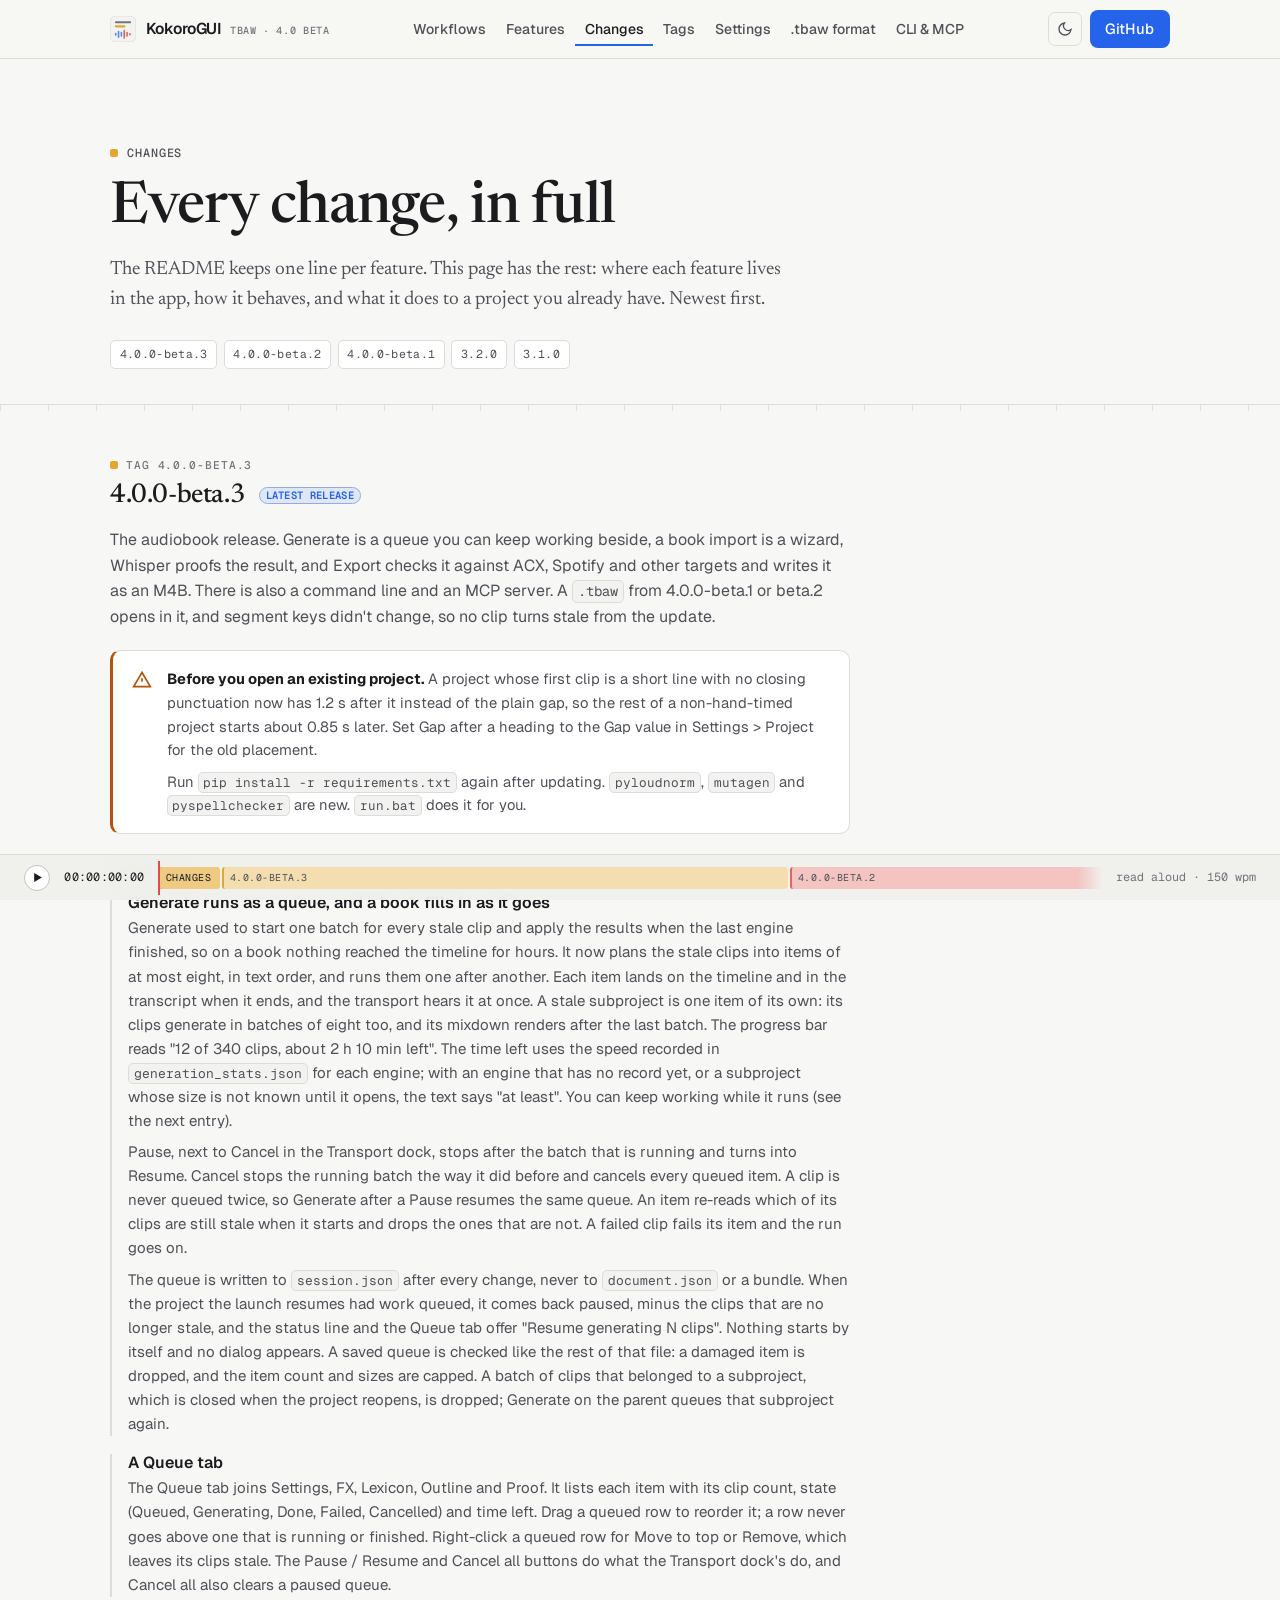
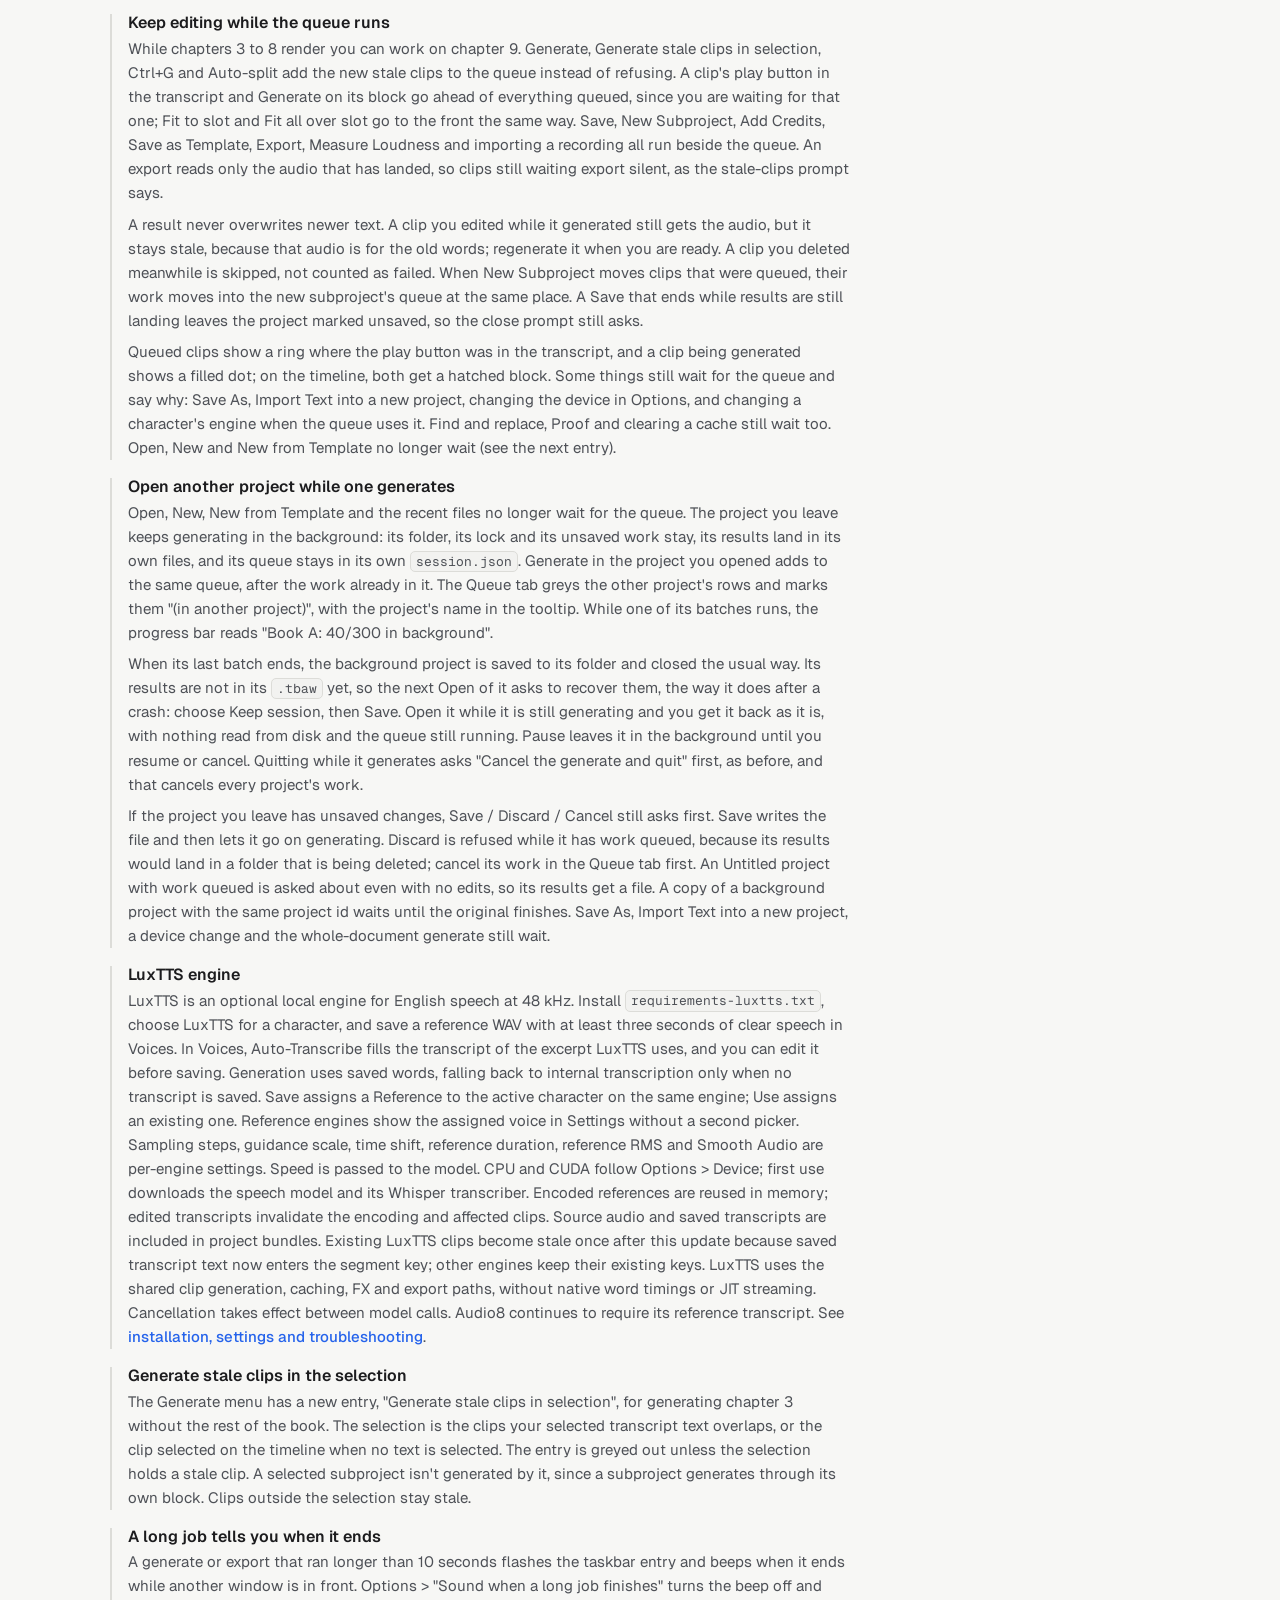
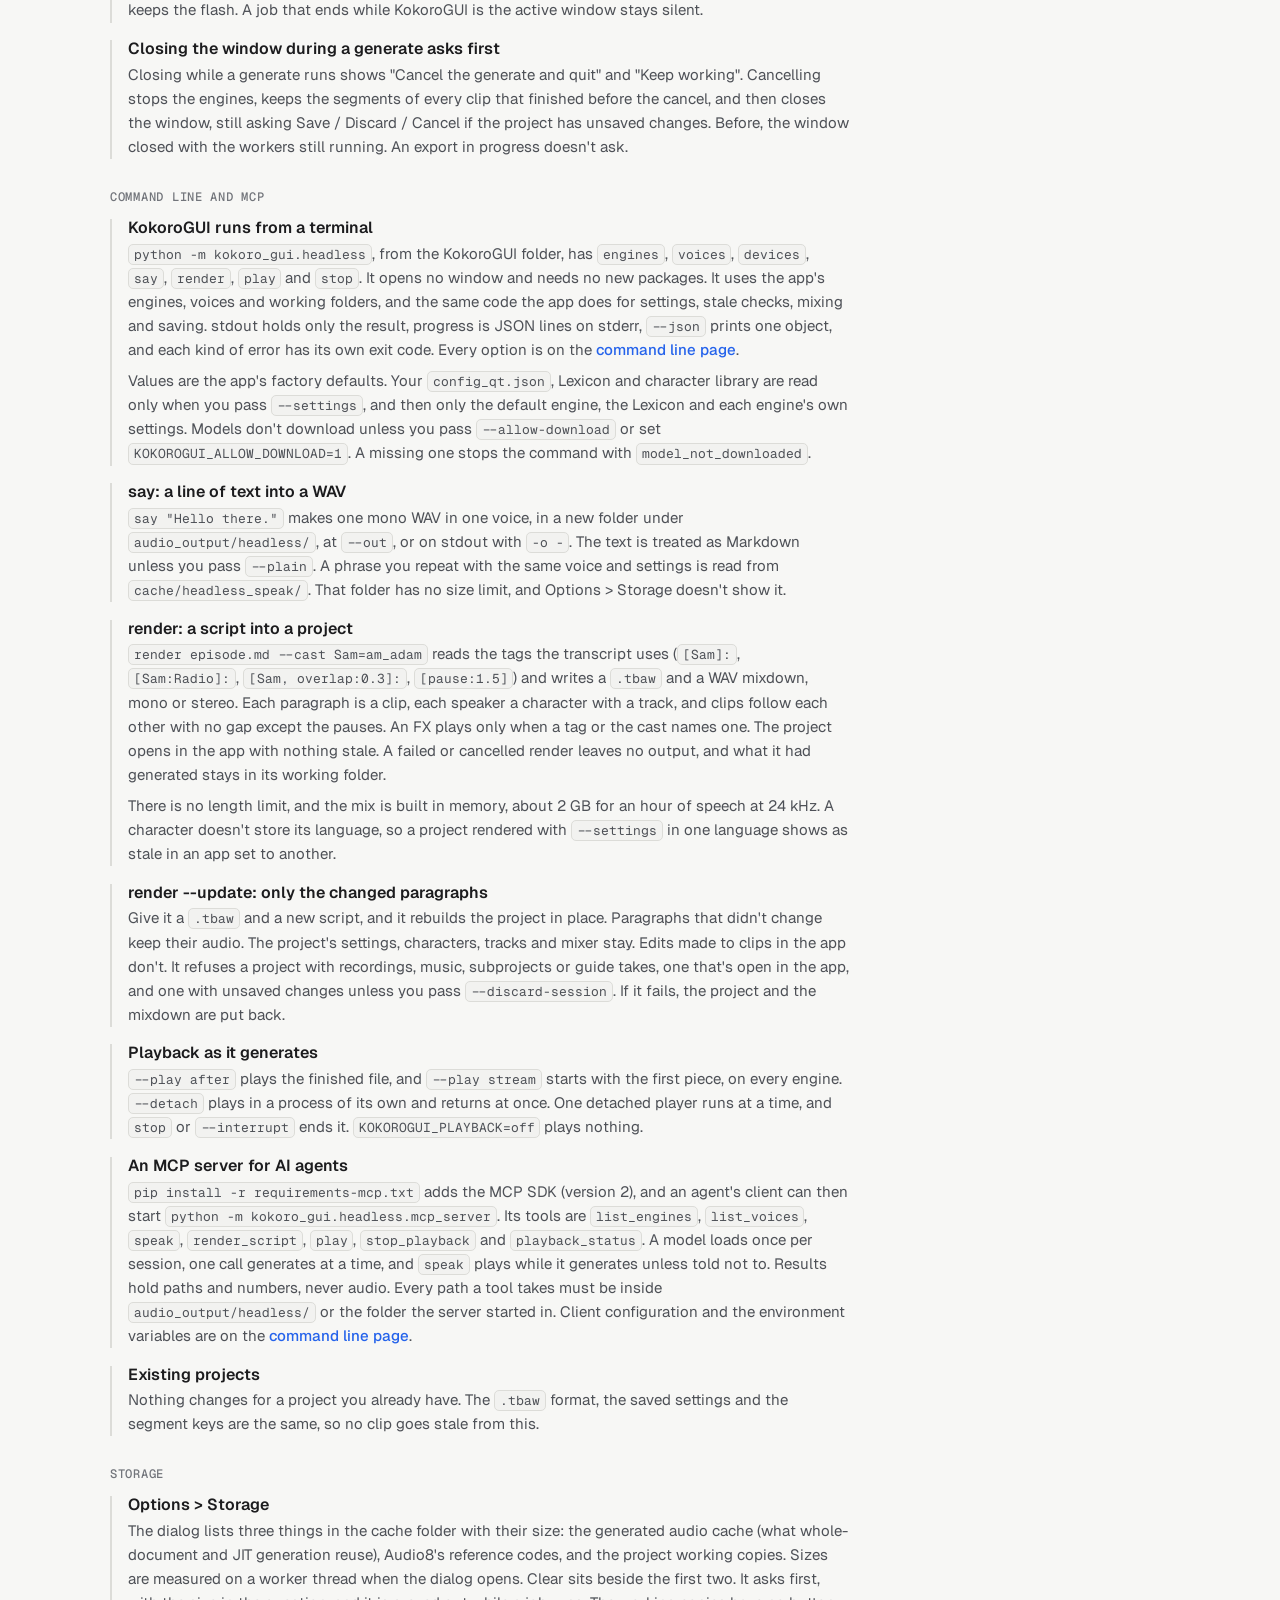
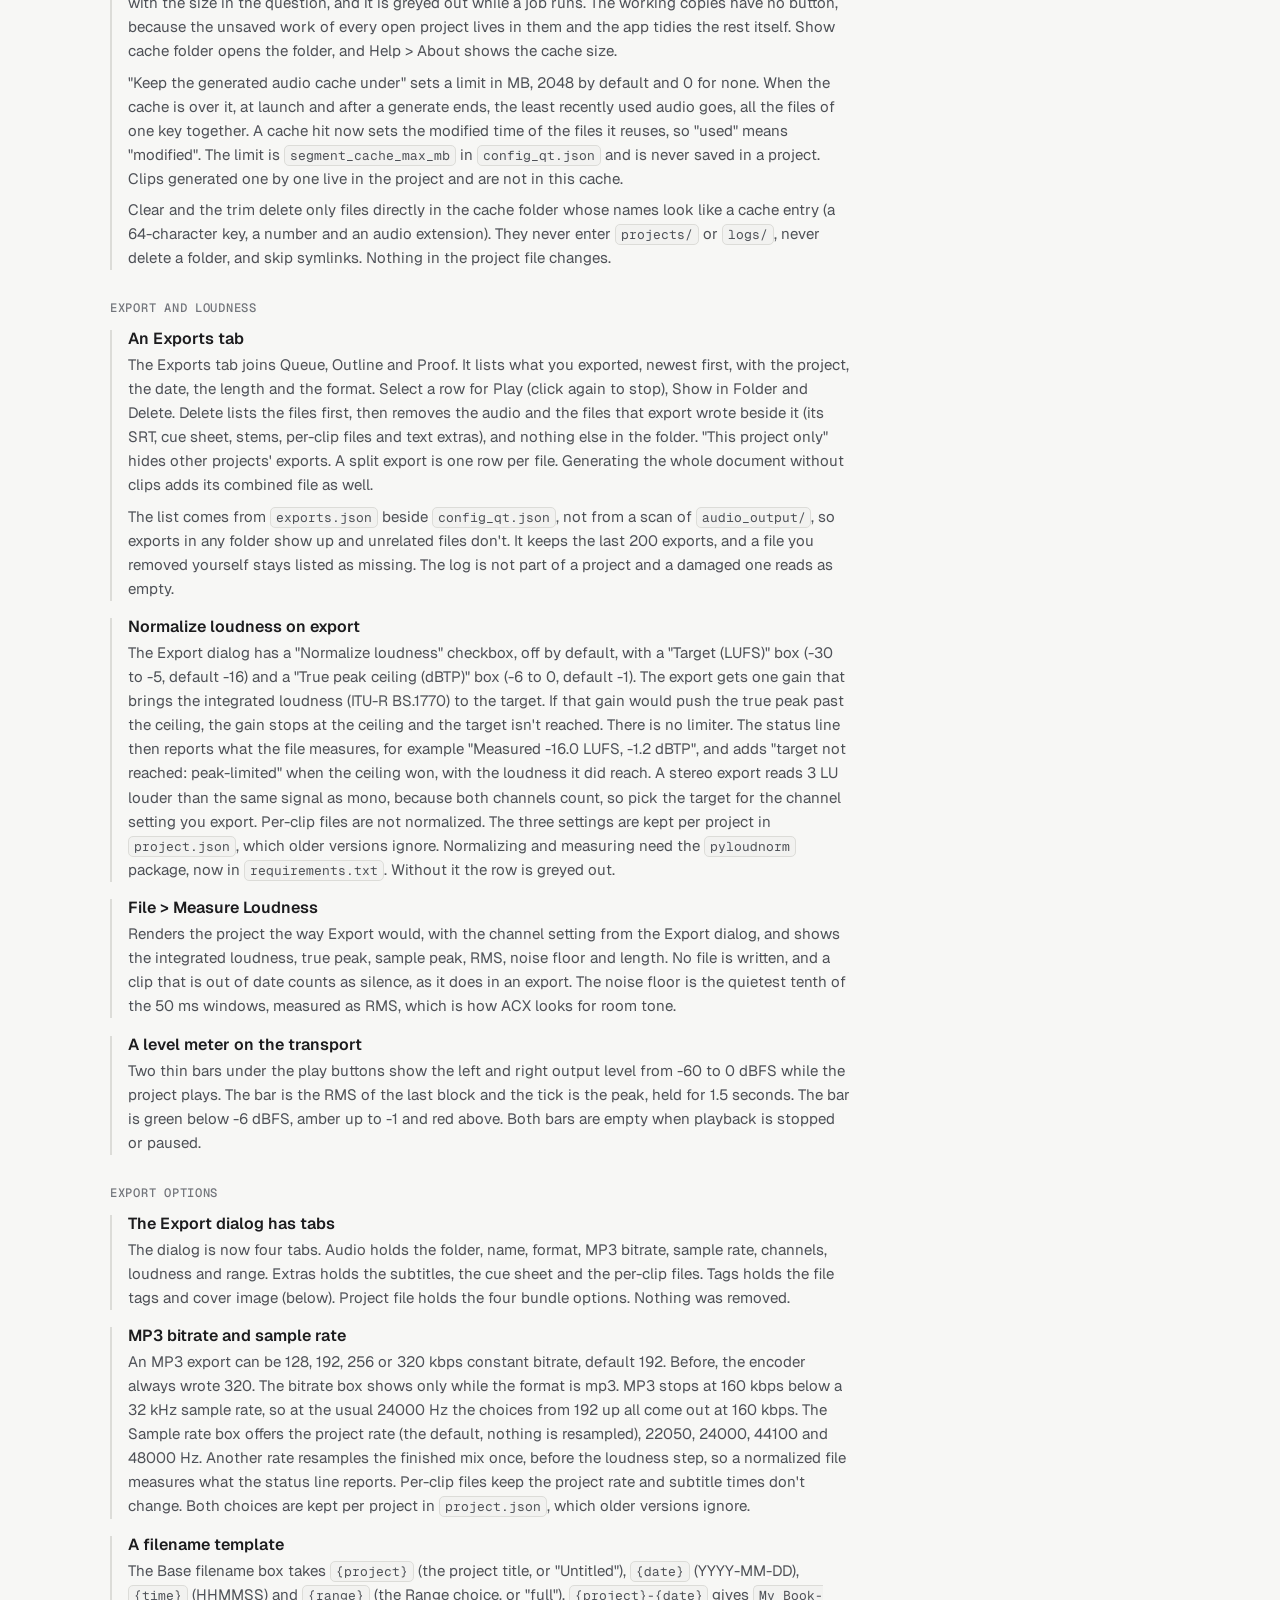
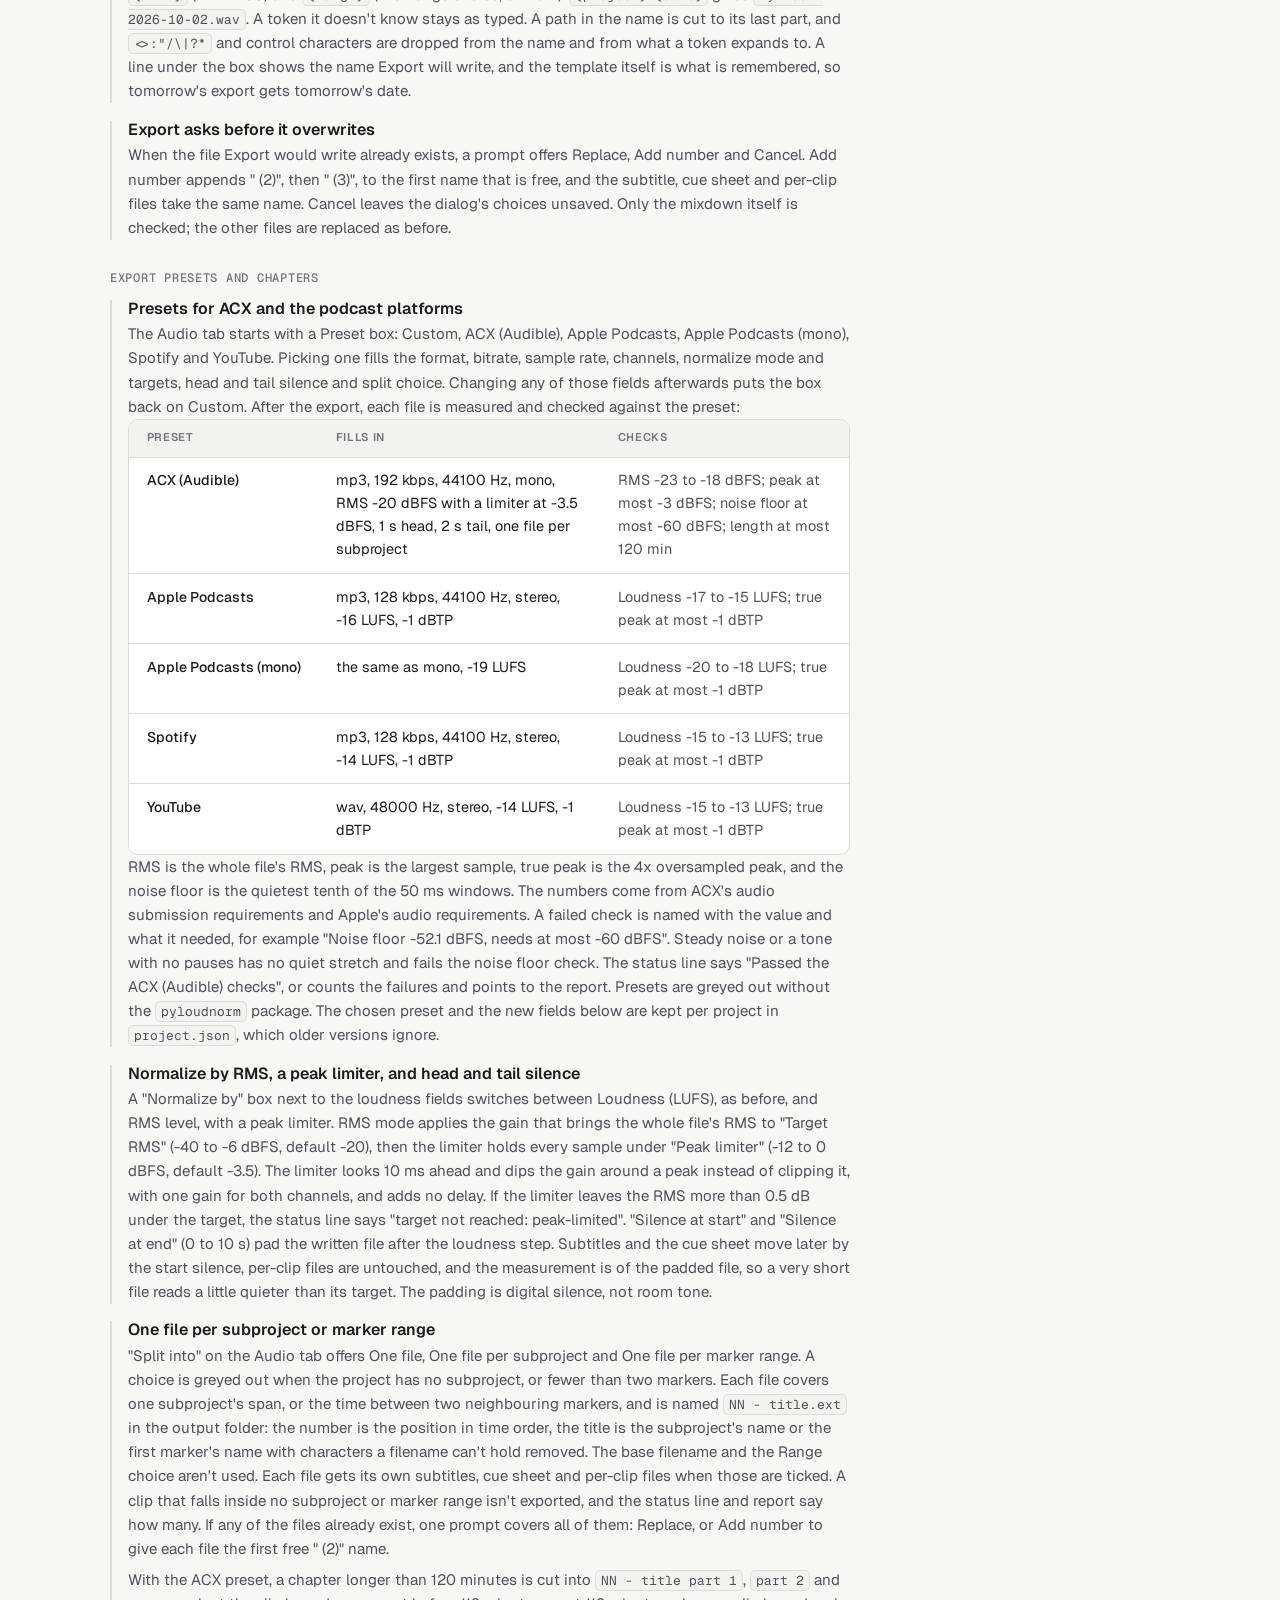
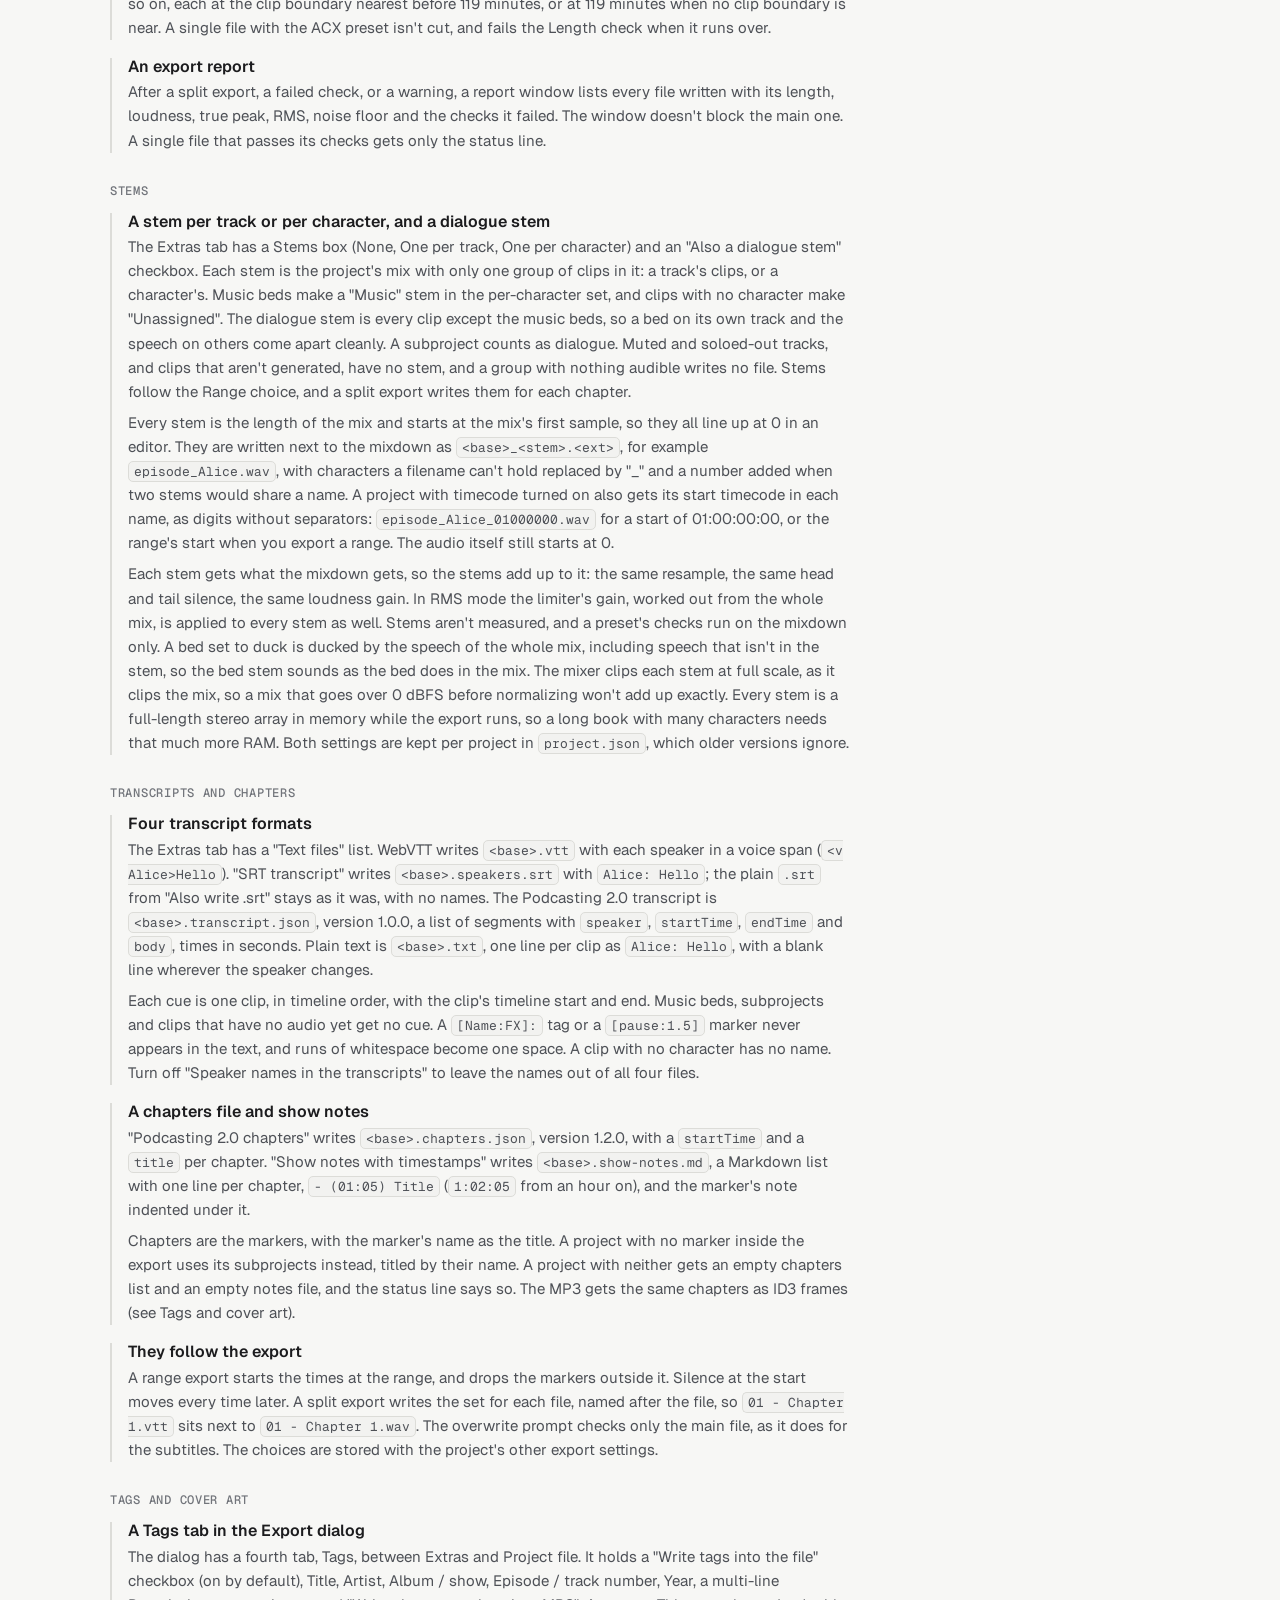
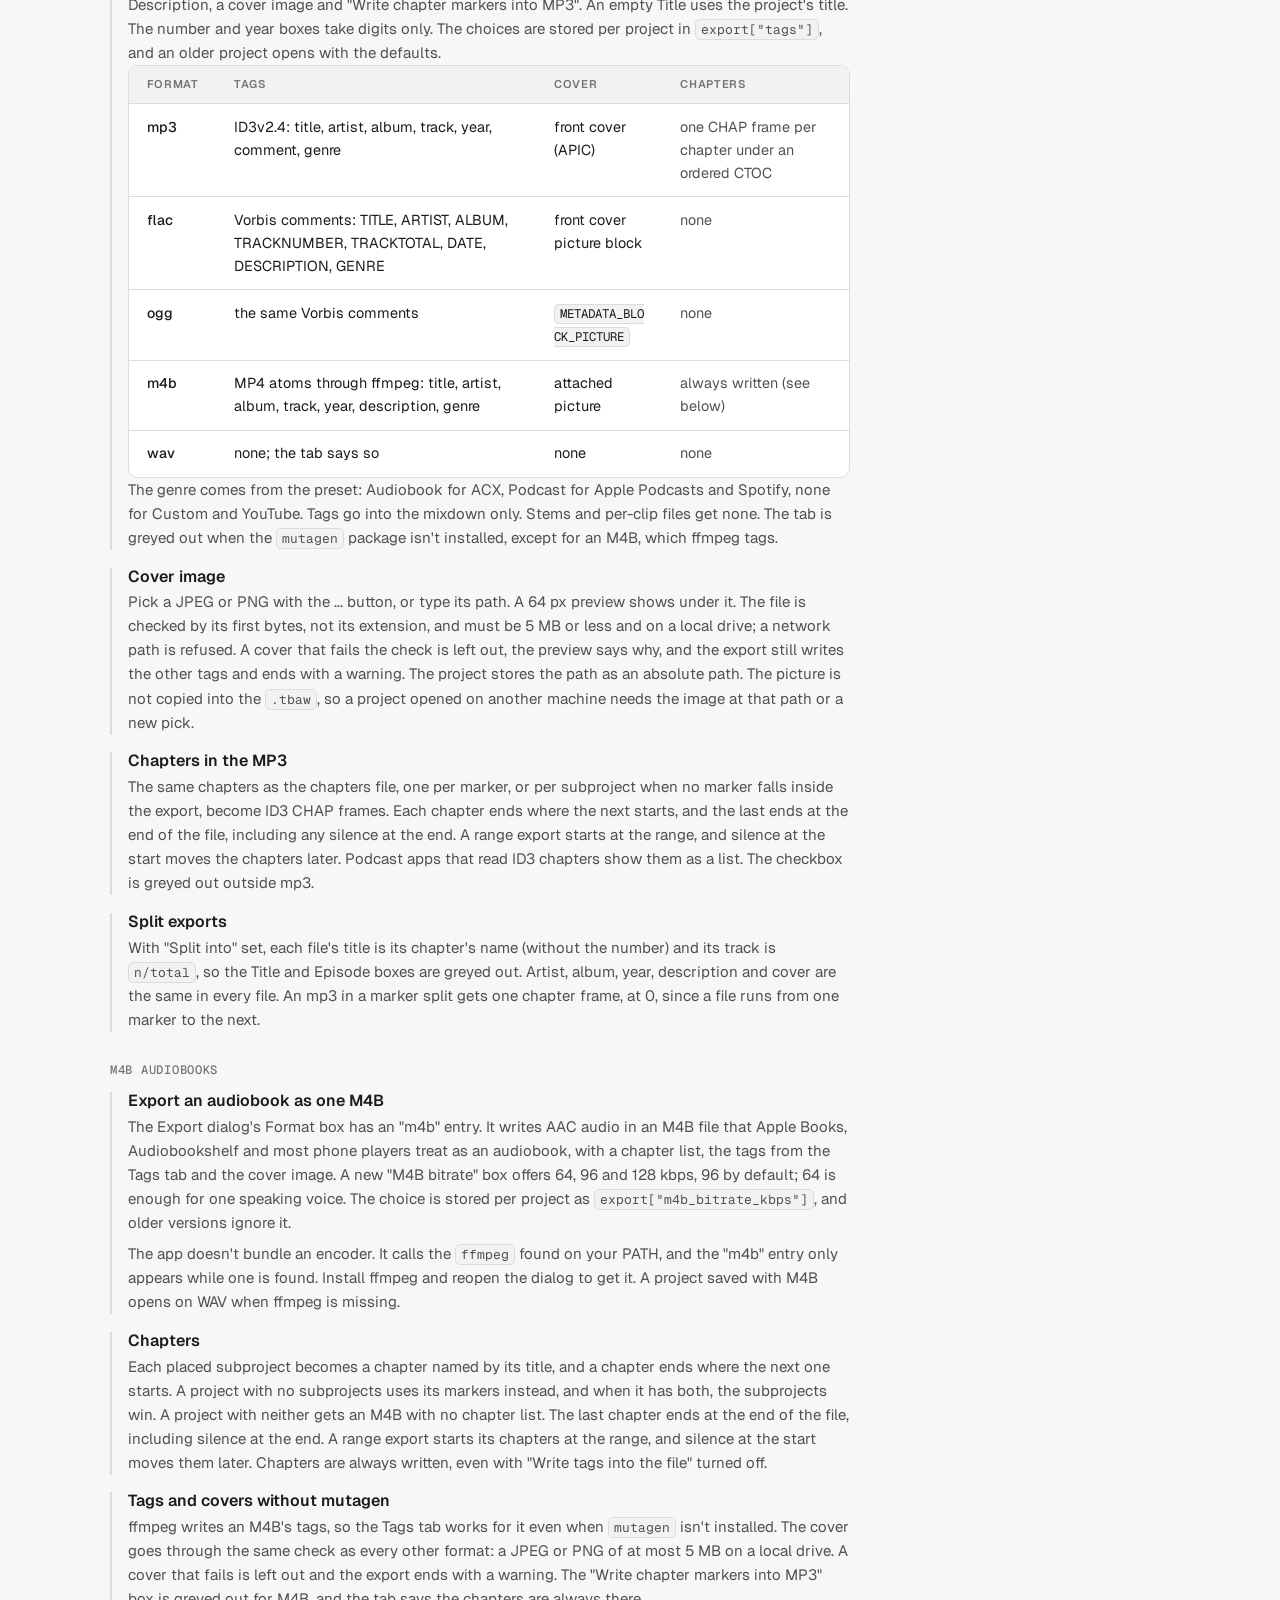
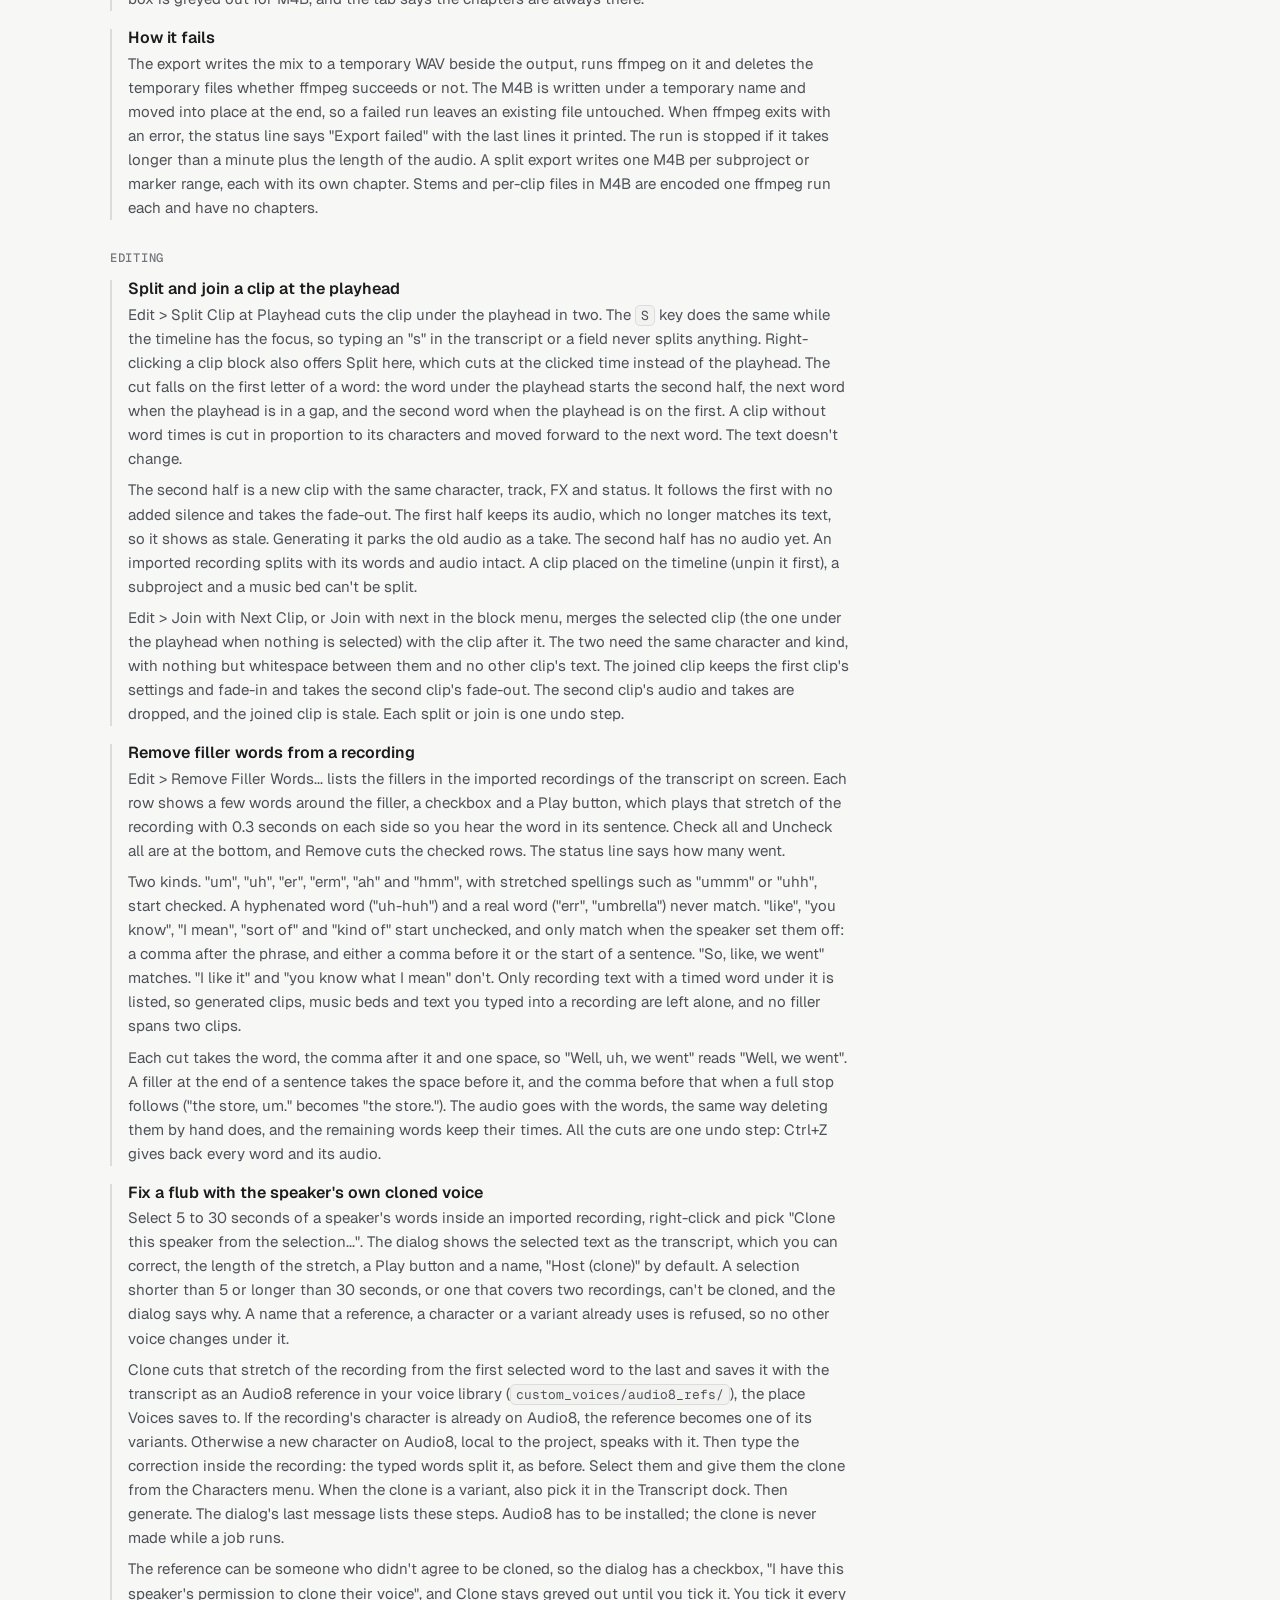
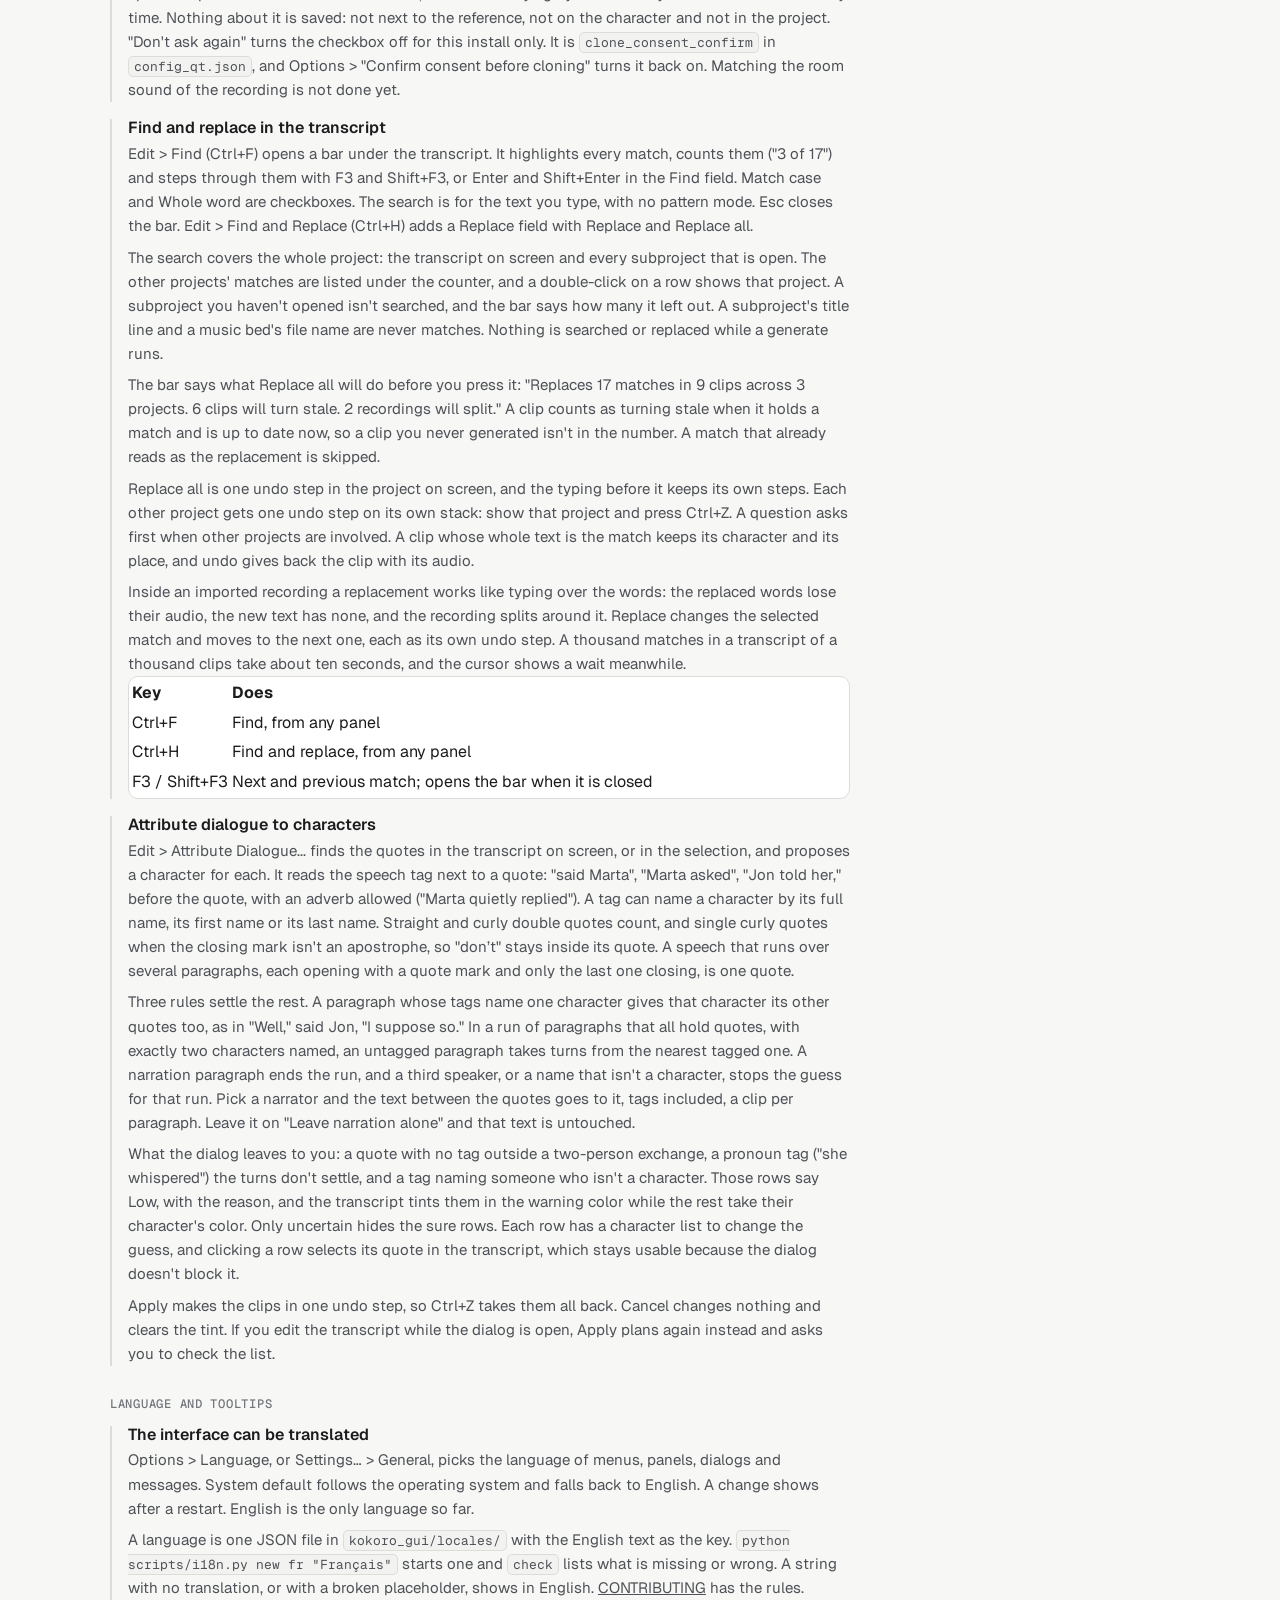
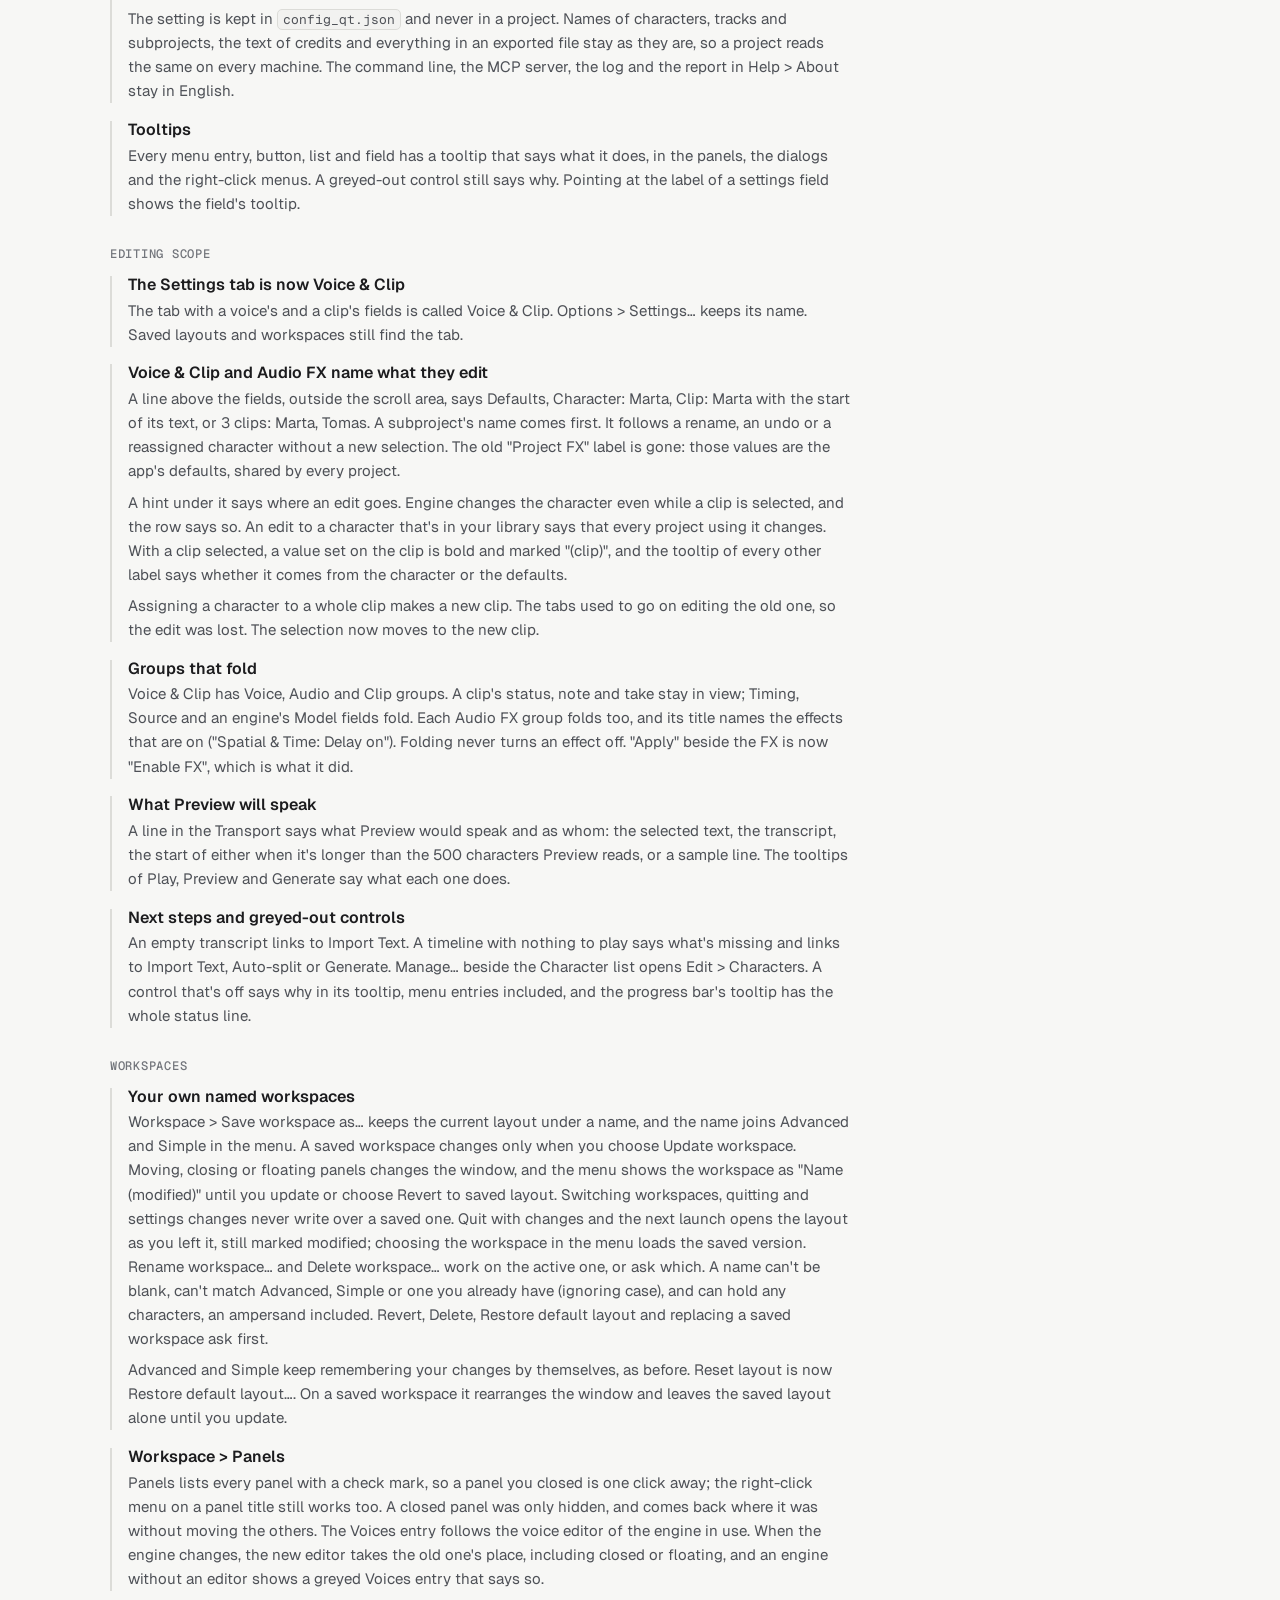
<file: docs/changes.html>
<!doctype html>
<html lang="en">
<head>
<meta charset="UTF-8" />
<meta name="viewport" content="width=device-width, initial-scale=1.0" />
<title>KokoroGUI changelog · Kokoro TTS GUI updates</title>
<meta name="description" content="Every change to KokoroGUI, the Kokoro TTS GUI and text-based audio editor, version by version: what each feature does, where it lives in the app, and what it means for existing projects." />
<meta name="robots" content="index, follow, max-image-preview:large" />
<link rel="canonical" href="https://coffeemethod.github.io/KokoroGUI/changes.html" />
<meta name="theme-color" content="#1e1f22" />
<meta property="og:site_name" content="KokoroGUI" />
<meta property="og:title" content="KokoroGUI changelog · Kokoro TTS GUI updates" />
<meta property="og:description" content="Every change to KokoroGUI, the Kokoro TTS GUI and text-based audio editor, version by version: what each feature does, where it lives in the app, and what it means for existing projects." />
<meta property="og:type" content="article" />
<meta property="og:url" content="https://coffeemethod.github.io/KokoroGUI/changes.html" />
<meta property="og:image" content="https://coffeemethod.github.io/KokoroGUI/assets/shell_dark.png" />
<meta name="twitter:card" content="summary_large_image" />
<script type="application/ld+json">
{
  "@context": "https://schema.org",
  "@type": "BreadcrumbList",
  "itemListElement": [
    {
      "@type": "ListItem",
      "position": 1,
      "name": "KokoroGUI",
      "item": "https://coffeemethod.github.io/KokoroGUI/"
    },
    {
      "@type": "ListItem",
      "position": 2,
      "name": "Changelog",
      "item": "https://coffeemethod.github.io/KokoroGUI/changes.html"
    }
  ]
}
</script>
<link rel="icon" href="data:image/svg+xml,%3Csvg xmlns='http://www.w3.org/2000/svg' viewBox='0 0 64 64'%3E%3Crect width='64' height='64' rx='14' fill='%231e1f22'/%3E%3Crect x='12' y='13' width='40' height='5' rx='2.5' fill='%23868a91'/%3E%3Crect x='12' y='23' width='26' height='5' rx='2.5' fill='%23e3a72f'/%3E%3Cg fill='%234f8fe6'%3E%3Crect x='12' y='41' width='4' height='8' rx='2'/%3E%3Crect x='19' y='36' width='4' height='18' rx='2'/%3E%3Crect x='26' y='39' width='4' height='12' rx='2'/%3E%3C/g%3E%3Cg fill='%23e0655c'%3E%3Crect x='33' y='34' width='4' height='22' rx='2'/%3E%3Crect x='40' y='39' width='4' height='12' rx='2'/%3E%3Crect x='47' y='42' width='4' height='6' rx='2'/%3E%3C/g%3E%3C/svg%3E" />
<link rel="preconnect" href="https://fonts.googleapis.com" />
<link rel="preconnect" href="https://fonts.gstatic.com" crossorigin />
<link href="https://fonts.googleapis.com/css2?family=Geist:wght@400;500;600&family=Geist+Mono:wght@400;500&family=Newsreader:ital,opsz,wght@0,6..72,400;0,6..72,500;1,6..72,400&display=swap" rel="stylesheet" />
<link rel="stylesheet" href="assets/site.css" />
<style>
  .ver-badge{ display:inline-block; vertical-align:middle; margin-left:.5rem; font-family: var(--font-mono); font-size:.66rem; font-weight:600; color: var(--accent); border:1px solid color-mix(in srgb, var(--accent) 40%, var(--border)); background: color-mix(in srgb, var(--accent) 10%, transparent); padding:.15em .55em; border-radius:999px; letter-spacing:.03em; }
  .change-group{ max-width: 740px; margin-top: 2rem; }
  .change-group > h3{ font-family: var(--font-mono); font-size:.76rem; font-weight:500; color: var(--text-3); text-transform: uppercase; letter-spacing:.06em; margin-bottom: .9rem; }
  .change-list{ display:flex; flex-direction:column; gap: 1.1rem; margin:0; padding:0; }
  .change-list li{ list-style:none; padding-left: 1rem; border-left: 2px solid var(--border); }
  .change-list h4{ font-size: 1rem; font-weight: 600; margin-bottom: .3rem; color: var(--text); }
  .change-list p{ font-size: .94rem; color: var(--text-2); }
  .change-list p + p{ margin-top: .45rem; }
</style>
</head>
<body>

<header class="site">
  <nav class="wrap">
    <a class="brand" href="index.html">
      <svg class="brand-mark" viewBox="0 0 64 64" aria-hidden="true">
        <rect width="64" height="64" rx="14" fill="var(--surface-2)" stroke="var(--border-2)"/>
        <rect x="12" y="13" width="40" height="5" rx="2.5" fill="var(--text-3)"/>
        <rect x="12" y="23" width="26" height="5" rx="2.5" fill="var(--c1)"/>
        <g fill="var(--c2)"><rect x="12" y="41" width="4" height="8" rx="2"/><rect x="19" y="36" width="4" height="18" rx="2"/><rect x="26" y="39" width="4" height="12" rx="2"/></g>
        <g fill="var(--c3)"><rect x="33" y="34" width="4" height="22" rx="2"/><rect x="40" y="39" width="4" height="12" rx="2"/><rect x="47" y="42" width="4" height="6" rx="2"/></g>
      </svg>
      <span class="brand-word">KokoroGUI<span class="ver">TBAW · 4.0 beta</span></span>
    </a>
    <div class="navlinks">
      <a href="index.html#workflows">Workflows</a>
      <a href="index.html#features">Features</a>
      <a href="changes.html" aria-current="page">Changes</a>
      <a href="scripting.html">Tags</a>
      <a href="settings.html">Settings</a>
      <a href="format.html">.tbaw format</a>
      <a href="cli.html">CLI &amp; MCP</a>
    </div>
    <div class="navctas">
      <button class="icon-btn" id="themeToggle" aria-label="Toggle color theme" title="Toggle color theme">
        <svg id="iconSun" width="16" height="16" viewBox="0 0 24 24" fill="none" stroke="currentColor" stroke-width="2" stroke-linecap="round"><circle cx="12" cy="12" r="4"/><path d="M12 2v2M12 20v2M4.9 4.9l1.4 1.4M17.7 17.7l1.4 1.4M2 12h2M20 12h2M4.9 19.1l1.4-1.4M17.7 6.3l1.4-1.4"/></svg>
        <svg id="iconMoon" width="16" height="16" viewBox="0 0 24 24" fill="none" stroke="currentColor" stroke-width="2" stroke-linecap="round" style="display:none"><path d="M21 12.8A9 9 0 1 1 11.2 3 7 7 0 0 0 21 12.8Z"/></svg>
      </button>
      <button class="icon-btn menu-btn" id="menuToggle" aria-label="Open menu" aria-expanded="false">
        <svg width="16" height="16" viewBox="0 0 24 24" fill="none" stroke="currentColor" stroke-width="2" stroke-linecap="round"><path d="M4 7h16M4 12h16M4 17h16"/></svg>
      </button>
      <a class="btn btn-primary" href="https://github.com/CoffeeMethod/KokoroGUI" target="_blank" rel="noopener">GitHub</a>
    </div>
  </nav>
</header>

<main data-transport="scroll">
  <section class="page-head" data-clip="Changes" data-cc="c1">
    <div class="wrap">
      <span class="eyebrow c1">Changes</span>
      <h1>Every change, in full</h1>
      <p class="lede">The README keeps one line per feature. This page has the rest: where each feature lives in the app, how it behaves, and what it does to a project you already have. Newest first.</p>
      <div class="toc">
        <a href="#v4-0-0-beta-3">4.0.0-beta.3</a>
        <a href="#v4-0-0-beta-2">4.0.0-beta.2</a>
        <a href="#v4-0-0-beta-1">4.0.0-beta.1</a>
        <a href="#v3-2-0">3.2.0</a>
        <a href="#v3-1-0">3.1.0</a>
      </div>
    </div>
  </section>

  <section class="doc-section" id="v4-0-0-beta-3" data-clip="4.0.0-beta.3" data-cc="c1">
    <div class="wrap">
      <div class="prose reveal">
        <h2><span class="idx">Tag 4.0.0-beta.3</span>4.0.0-beta.3 <span class="ver-badge">LATEST RELEASE</span></h2>
        <p>The audiobook release. Generate is a queue you can keep working beside, a book import is a wizard, Whisper proofs the result, and Export checks it against ACX, Spotify and other targets and writes it as an M4B. There is also a command line and an MCP server. A <code>.tbaw</code> from 4.0.0-beta.1 or beta.2 opens in it, and segment keys didn't change, so no clip turns stale from the update.</p>
      </div>
      <div class="callout warn reveal" style="max-width:740px; margin-top:1.3rem;">
        <svg class="icon" viewBox="0 0 24 24" fill="none" stroke="currentColor" stroke-width="2"><path d="M12 3 2 20h20L12 3Z"/><path d="M12 10v4M12 17h.01"/></svg>
        <div>
          <p><strong>Before you open an existing project.</strong> A project whose first clip is a short line with no closing punctuation now has 1.2 s after it instead of the plain gap, so the rest of a non-hand-timed project starts about 0.85 s later. Set Gap after a heading to the Gap value in Settings &gt; Project for the old placement.</p>
          <p>Run <code>pip install -r requirements.txt</code> again after updating. <code>pyloudnorm</code>, <code>mutagen</code> and <code>pyspellchecker</code> are new. <code>run.bat</code> does it for you.</p>
        </div>
      </div>

      <div class="change-group reveal">
        <h3>Generating</h3>
        <ul class="change-list">
          <li>
            <h4>Generate runs as a queue, and a book fills in as it goes</h4>
            <p>Generate used to start one batch for every stale clip and apply the results when the last engine finished, so on a book nothing reached the timeline for hours. It now plans the stale clips into items of at most eight, in text order, and runs them one after another. Each item lands on the timeline and in the transcript when it ends, and the transport hears it at once. A stale subproject is one item of its own: its clips generate in batches of eight too, and its mixdown renders after the last batch. The progress bar reads "12 of 340 clips, about 2 h 10 min left". The time left uses the speed recorded in <code>generation_stats.json</code> for each engine; with an engine that has no record yet, or a subproject whose size is not known until it opens, the text says "at least". You can keep working while it runs (see the next entry).</p>
            <p>Pause, next to Cancel in the Transport dock, stops after the batch that is running and turns into Resume. Cancel stops the running batch the way it did before and cancels every queued item. A clip is never queued twice, so Generate after a Pause resumes the same queue. An item re-reads which of its clips are still stale when it starts and drops the ones that are not. A failed clip fails its item and the run goes on.</p>
            <p>The queue is written to <code>session.json</code> after every change, never to <code>document.json</code> or a bundle. When the project the launch resumes had work queued, it comes back paused, minus the clips that are no longer stale, and the status line and the Queue tab offer "Resume generating N clips". Nothing starts by itself and no dialog appears. A saved queue is checked like the rest of that file: a damaged item is dropped, and the item count and sizes are capped. A batch of clips that belonged to a subproject, which is closed when the project reopens, is dropped; Generate on the parent queues that subproject again.</p>
          </li>
          <li>
            <h4>A Queue tab</h4>
            <p>The Queue tab joins Settings, FX, Lexicon, Outline and Proof. It lists each item with its clip count, state (Queued, Generating, Done, Failed, Cancelled) and time left. Drag a queued row to reorder it; a row never goes above one that is running or finished. Right-click a queued row for Move to top or Remove, which leaves its clips stale. The Pause / Resume and Cancel all buttons do what the Transport dock's do, and Cancel all also clears a paused queue.</p>
          </li>
          <li>
            <h4>Keep editing while the queue runs</h4>
            <p>While chapters 3 to 8 render you can work on chapter 9. Generate, Generate stale clips in selection, Ctrl+G and Auto-split add the new stale clips to the queue instead of refusing. A clip's play button in the transcript and Generate on its block go ahead of everything queued, since you are waiting for that one; Fit to slot and Fit all over slot go to the front the same way. Save, New Subproject, Add Credits, Save as Template, Export, Measure Loudness and importing a recording all run beside the queue. An export reads only the audio that has landed, so clips still waiting export silent, as the stale-clips prompt says.</p>
            <p>A result never overwrites newer text. A clip you edited while it generated still gets the audio, but it stays stale, because that audio is for the old words; regenerate it when you are ready. A clip you deleted meanwhile is skipped, not counted as failed. When New Subproject moves clips that were queued, their work moves into the new subproject's queue at the same place. A Save that ends while results are still landing leaves the project marked unsaved, so the close prompt still asks.</p>
            <p>Queued clips show a ring where the play button was in the transcript, and a clip being generated shows a filled dot; on the timeline, both get a hatched block. Some things still wait for the queue and say why: Save As, Import Text into a new project, changing the device in Options, and changing a character's engine when the queue uses it. Find and replace, Proof and clearing a cache still wait too. Open, New and New from Template no longer wait (see the next entry).</p>
          </li>
          <li>
            <h4>Open another project while one generates</h4>
            <p>Open, New, New from Template and the recent files no longer wait for the queue. The project you leave keeps generating in the background: its folder, its lock and its unsaved work stay, its results land in its own files, and its queue stays in its own <code>session.json</code>. Generate in the project you opened adds to the same queue, after the work already in it. The Queue tab greys the other project's rows and marks them "(in another project)", with the project's name in the tooltip. While one of its batches runs, the progress bar reads "Book A: 40/300 in background".</p>
            <p>When its last batch ends, the background project is saved to its folder and closed the usual way. Its results are not in its <code>.tbaw</code> yet, so the next Open of it asks to recover them, the way it does after a crash: choose Keep session, then Save. Open it while it is still generating and you get it back as it is, with nothing read from disk and the queue still running. Pause leaves it in the background until you resume or cancel. Quitting while it generates asks "Cancel the generate and quit" first, as before, and that cancels every project's work.</p>
            <p>If the project you leave has unsaved changes, Save / Discard / Cancel still asks first. Save writes the file and then lets it go on generating. Discard is refused while it has work queued, because its results would land in a folder that is being deleted; cancel its work in the Queue tab first. An Untitled project with work queued is asked about even with no edits, so its results get a file. A copy of a background project with the same project id waits until the original finishes. Save As, Import Text into a new project, a device change and the whole-document generate still wait.</p>
          </li>
          <li>
            <h4>LuxTTS engine</h4>
            <p>LuxTTS is an optional local engine for English speech at 48 kHz. Install <code>requirements-luxtts.txt</code>, choose LuxTTS for a character, and save a reference WAV with at least three seconds of clear speech in Voices. In Voices, Auto-Transcribe fills the transcript of the excerpt LuxTTS uses, and you can edit it before saving. Generation uses saved words, falling back to internal transcription only when no transcript is saved. Save assigns a Reference to the active character on the same engine; Use assigns an existing one. Reference engines show the assigned voice in Settings without a second picker. Sampling steps, guidance scale, time shift, reference duration, reference RMS and Smooth Audio are per-engine settings. Speed is passed to the model. CPU and CUDA follow Options &gt; Device; first use downloads the speech model and its Whisper transcriber. Encoded references are reused in memory; edited transcripts invalidate the encoding and affected clips. Source audio and saved transcripts are included in project bundles. Existing LuxTTS clips become stale once after this update because saved transcript text now enters the segment key; other engines keep their existing keys. LuxTTS uses the shared clip generation, caching, FX and export paths, without native word timings or JIT streaming. Cancellation takes effect between model calls. Audio8 continues to require its reference transcript. See <a class="link" href="settings.html#luxtts">installation, settings and troubleshooting</a>.</p>
          </li>
          <li>
            <h4>Generate stale clips in the selection</h4>
            <p>The Generate menu has a new entry, "Generate stale clips in selection", for generating chapter 3 without the rest of the book. The selection is the clips your selected transcript text overlaps, or the clip selected on the timeline when no text is selected. The entry is greyed out unless the selection holds a stale clip. A selected subproject isn't generated by it, since a subproject generates through its own block. Clips outside the selection stay stale.</p>
          </li>
          <li>
            <h4>A long job tells you when it ends</h4>
            <p>A generate or export that ran longer than 10 seconds flashes the taskbar entry and beeps when it ends while another window is in front. Options &gt; "Sound when a long job finishes" turns the beep off and keeps the flash. A job that ends while KokoroGUI is the active window stays silent.</p>
          </li>
          <li>
            <h4>Closing the window during a generate asks first</h4>
            <p>Closing while a generate runs shows "Cancel the generate and quit" and "Keep working". Cancelling stops the engines, keeps the segments of every clip that finished before the cancel, and then closes the window, still asking Save / Discard / Cancel if the project has unsaved changes. Before, the window closed with the workers still running. An export in progress doesn't ask.</p>
          </li>
        </ul>
      </div>

      <div class="change-group reveal">
        <h3>Command line and MCP</h3>
        <ul class="change-list">
          <li>
            <h4>KokoroGUI runs from a terminal</h4>
            <p><code>python -m kokoro_gui.headless</code>, from the KokoroGUI folder, has <code>engines</code>, <code>voices</code>, <code>devices</code>, <code>say</code>, <code>render</code>, <code>play</code> and <code>stop</code>. It opens no window and needs no new packages. It uses the app's engines, voices and working folders, and the same code the app does for settings, stale checks, mixing and saving. stdout holds only the result, progress is JSON lines on stderr, <code>--json</code> prints one object, and each kind of error has its own exit code. Every option is on the <a class="link" href="cli.html">command line page</a>.</p>
            <p>Values are the app's factory defaults. Your <code>config_qt.json</code>, Lexicon and character library are read only when you pass <code>--settings</code>, and then only the default engine, the Lexicon and each engine's own settings. Models don't download unless you pass <code>--allow-download</code> or set <code>KOKOROGUI_ALLOW_DOWNLOAD=1</code>. A missing one stops the command with <code>model_not_downloaded</code>.</p>
          </li>
          <li>
            <h4>say: a line of text into a WAV</h4>
            <p><code>say "Hello there."</code> makes one mono WAV in one voice, in a new folder under <code>audio_output/headless/</code>, at <code>--out</code>, or on stdout with <code>-o -</code>. The text is treated as Markdown unless you pass <code>--plain</code>. A phrase you repeat with the same voice and settings is read from <code>cache/headless_speak/</code>. That folder has no size limit, and Options &gt; Storage doesn't show it.</p>
          </li>
          <li>
            <h4>render: a script into a project</h4>
            <p><code>render episode.md --cast Sam=am_adam</code> reads the tags the transcript uses (<code>[Sam]:</code>, <code>[Sam:Radio]:</code>, <code>[Sam, overlap:0.3]:</code>, <code>[pause:1.5]</code>) and writes a <code>.tbaw</code> and a WAV mixdown, mono or stereo. Each paragraph is a clip, each speaker a character with a track, and clips follow each other with no gap except the pauses. An FX plays only when a tag or the cast names one. The project opens in the app with nothing stale. A failed or cancelled render leaves no output, and what it had generated stays in its working folder.</p>
            <p>There is no length limit, and the mix is built in memory, about 2 GB for an hour of speech at 24 kHz. A character doesn't store its language, so a project rendered with <code>--settings</code> in one language shows as stale in an app set to another.</p>
          </li>
          <li>
            <h4>render --update: only the changed paragraphs</h4>
            <p>Give it a <code>.tbaw</code> and a new script, and it rebuilds the project in place. Paragraphs that didn't change keep their audio. The project's settings, characters, tracks and mixer stay. Edits made to clips in the app don't. It refuses a project with recordings, music, subprojects or guide takes, one that's open in the app, and one with unsaved changes unless you pass <code>--discard-session</code>. If it fails, the project and the mixdown are put back.</p>
          </li>
          <li>
            <h4>Playback as it generates</h4>
            <p><code>--play after</code> plays the finished file, and <code>--play stream</code> starts with the first piece, on every engine. <code>--detach</code> plays in a process of its own and returns at once. One detached player runs at a time, and <code>stop</code> or <code>--interrupt</code> ends it. <code>KOKOROGUI_PLAYBACK=off</code> plays nothing.</p>
          </li>
          <li>
            <h4>An MCP server for AI agents</h4>
            <p><code>pip install -r requirements-mcp.txt</code> adds the MCP SDK (version 2), and an agent's client can then start <code>python -m kokoro_gui.headless.mcp_server</code>. Its tools are <code>list_engines</code>, <code>list_voices</code>, <code>speak</code>, <code>render_script</code>, <code>play</code>, <code>stop_playback</code> and <code>playback_status</code>. A model loads once per session, one call generates at a time, and <code>speak</code> plays while it generates unless told not to. Results hold paths and numbers, never audio. Every path a tool takes must be inside <code>audio_output/headless/</code> or the folder the server started in. Client configuration and the environment variables are on the <a class="link" href="cli.html#mcp">command line page</a>.</p>
          </li>
          <li>
            <h4>Existing projects</h4>
            <p>Nothing changes for a project you already have. The <code>.tbaw</code> format, the saved settings and the segment keys are the same, so no clip goes stale from this.</p>
          </li>
        </ul>
      </div>

      <div class="change-group reveal">
        <h3>Storage</h3>
        <ul class="change-list">
          <li>
            <h4>Options &gt; Storage</h4>
            <p>The dialog lists three things in the cache folder with their size: the generated audio cache (what whole-document and JIT generation reuse), Audio8's reference codes, and the project working copies. Sizes are measured on a worker thread when the dialog opens. Clear sits beside the first two. It asks first, with the size in the question, and it is greyed out while a job runs. The working copies have no button, because the unsaved work of every open project lives in them and the app tidies the rest itself. Show cache folder opens the folder, and Help &gt; About shows the cache size.</p>
            <p>"Keep the generated audio cache under" sets a limit in MB, 2048 by default and 0 for none. When the cache is over it, at launch and after a generate ends, the least recently used audio goes, all the files of one key together. A cache hit now sets the modified time of the files it reuses, so "used" means "modified". The limit is <code>segment_cache_max_mb</code> in <code>config_qt.json</code> and is never saved in a project. Clips generated one by one live in the project and are not in this cache.</p>
            <p>Clear and the trim delete only files directly in the cache folder whose names look like a cache entry (a 64-character key, a number and an audio extension). They never enter <code>projects/</code> or <code>logs/</code>, never delete a folder, and skip symlinks. Nothing in the project file changes.</p>
          </li>
        </ul>
      </div>

      <div class="change-group reveal">
        <h3>Export and loudness</h3>
        <ul class="change-list">
          <li>
            <h4>An Exports tab</h4>
            <p>The Exports tab joins Queue, Outline and Proof. It lists what you exported, newest first, with the project, the date, the length and the format. Select a row for Play (click again to stop), Show in Folder and Delete. Delete lists the files first, then removes the audio and the files that export wrote beside it (its SRT, cue sheet, stems, per-clip files and text extras), and nothing else in the folder. "This project only" hides other projects' exports. A split export is one row per file. Generating the whole document without clips adds its combined file as well.</p>
            <p>The list comes from <code>exports.json</code> beside <code>config_qt.json</code>, not from a scan of <code>audio_output/</code>, so exports in any folder show up and unrelated files don't. It keeps the last 200 exports, and a file you removed yourself stays listed as missing. The log is not part of a project and a damaged one reads as empty.</p>
          </li>
          <li>
            <h4>Normalize loudness on export</h4>
            <p>The Export dialog has a "Normalize loudness" checkbox, off by default, with a "Target (LUFS)" box (-30 to -5, default -16) and a "True peak ceiling (dBTP)" box (-6 to 0, default -1). The export gets one gain that brings the integrated loudness (ITU-R BS.1770) to the target. If that gain would push the true peak past the ceiling, the gain stops at the ceiling and the target isn't reached. There is no limiter. The status line then reports what the file measures, for example "Measured -16.0 LUFS, -1.2 dBTP", and adds "target not reached: peak-limited" when the ceiling won, with the loudness it did reach. A stereo export reads 3 LU louder than the same signal as mono, because both channels count, so pick the target for the channel setting you export. Per-clip files are not normalized. The three settings are kept per project in <code>project.json</code>, which older versions ignore. Normalizing and measuring need the <code>pyloudnorm</code> package, now in <code>requirements.txt</code>. Without it the row is greyed out.</p>
          </li>
          <li>
            <h4>File &gt; Measure Loudness</h4>
            <p>Renders the project the way Export would, with the channel setting from the Export dialog, and shows the integrated loudness, true peak, sample peak, RMS, noise floor and length. No file is written, and a clip that is out of date counts as silence, as it does in an export. The noise floor is the quietest tenth of the 50 ms windows, measured as RMS, which is how ACX looks for room tone.</p>
          </li>
          <li>
            <h4>A level meter on the transport</h4>
            <p>Two thin bars under the play buttons show the left and right output level from -60 to 0 dBFS while the project plays. The bar is the RMS of the last block and the tick is the peak, held for 1.5 seconds. The bar is green below -6 dBFS, amber up to -1 and red above. Both bars are empty when playback is stopped or paused.</p>
          </li>
        </ul>
      </div>

      <div class="change-group reveal">
        <h3>Export options</h3>
        <ul class="change-list">
          <li>
            <h4>The Export dialog has tabs</h4>
            <p>The dialog is now four tabs. Audio holds the folder, name, format, MP3 bitrate, sample rate, channels, loudness and range. Extras holds the subtitles, the cue sheet and the per-clip files. Tags holds the file tags and cover image (below). Project file holds the four bundle options. Nothing was removed.</p>
          </li>
          <li>
            <h4>MP3 bitrate and sample rate</h4>
            <p>An MP3 export can be 128, 192, 256 or 320 kbps constant bitrate, default 192. Before, the encoder always wrote 320. The bitrate box shows only while the format is mp3. MP3 stops at 160 kbps below a 32 kHz sample rate, so at the usual 24000 Hz the choices from 192 up all come out at 160 kbps. The Sample rate box offers the project rate (the default, nothing is resampled), 22050, 24000, 44100 and 48000 Hz. Another rate resamples the finished mix once, before the loudness step, so a normalized file measures what the status line reports. Per-clip files keep the project rate and subtitle times don't change. Both choices are kept per project in <code>project.json</code>, which older versions ignore.</p>
          </li>
          <li>
            <h4>A filename template</h4>
            <p>The Base filename box takes <code>{project}</code> (the project title, or "Untitled"), <code>{date}</code> (YYYY-MM-DD), <code>{time}</code> (HHMMSS) and <code>{range}</code> (the Range choice, or "full"). <code>{project}-{date}</code> gives <code>My Book-2026-10-02.wav</code>. A token it doesn't know stays as typed. A path in the name is cut to its last part, and <code>&lt;&gt;:"/\|?*</code> and control characters are dropped from the name and from what a token expands to. A line under the box shows the name Export will write, and the template itself is what is remembered, so tomorrow's export gets tomorrow's date.</p>
          </li>
          <li>
            <h4>Export asks before it overwrites</h4>
            <p>When the file Export would write already exists, a prompt offers Replace, Add number and Cancel. Add number appends " (2)", then " (3)", to the first name that is free, and the subtitle, cue sheet and per-clip files take the same name. Cancel leaves the dialog's choices unsaved. Only the mixdown itself is checked; the other files are replaced as before.</p>
          </li>
        </ul>
      </div>

      <div class="change-group reveal">
        <h3>Export presets and chapters</h3>
        <ul class="change-list">
          <li>
            <h4>Presets for ACX and the podcast platforms</h4>
            <p>The Audio tab starts with a Preset box: Custom, ACX (Audible), Apple Podcasts, Apple Podcasts (mono), Spotify and YouTube. Picking one fills the format, bitrate, sample rate, channels, normalize mode and targets, head and tail silence and split choice. Changing any of those fields afterwards puts the box back on Custom. After the export, each file is measured and checked against the preset:</p>
            <div class="table-wrap">
              <table class="ref">
                <thead><tr><th>Preset</th><th>Fills in</th><th>Checks</th></tr></thead>
                <tbody>
                  <tr><td>ACX (Audible)</td><td>mp3, 192 kbps, 44100 Hz, mono, RMS -20 dBFS with a limiter at -3.5 dBFS, 1 s head, 2 s tail, one file per subproject</td><td>RMS -23 to -18 dBFS; peak at most -3 dBFS; noise floor at most -60 dBFS; length at most 120 min</td></tr>
                  <tr><td>Apple Podcasts</td><td>mp3, 128 kbps, 44100 Hz, stereo, -16 LUFS, -1 dBTP</td><td>Loudness -17 to -15 LUFS; true peak at most -1 dBTP</td></tr>
                  <tr><td>Apple Podcasts (mono)</td><td>the same as mono, -19 LUFS</td><td>Loudness -20 to -18 LUFS; true peak at most -1 dBTP</td></tr>
                  <tr><td>Spotify</td><td>mp3, 128 kbps, 44100 Hz, stereo, -14 LUFS, -1 dBTP</td><td>Loudness -15 to -13 LUFS; true peak at most -1 dBTP</td></tr>
                  <tr><td>YouTube</td><td>wav, 48000 Hz, stereo, -14 LUFS, -1 dBTP</td><td>Loudness -15 to -13 LUFS; true peak at most -1 dBTP</td></tr>
                </tbody>
              </table>
            </div>
            <p>RMS is the whole file's RMS, peak is the largest sample, true peak is the 4x oversampled peak, and the noise floor is the quietest tenth of the 50 ms windows. The numbers come from ACX's audio submission requirements and Apple's audio requirements. A failed check is named with the value and what it needed, for example "Noise floor -52.1 dBFS, needs at most -60 dBFS". Steady noise or a tone with no pauses has no quiet stretch and fails the noise floor check. The status line says "Passed the ACX (Audible) checks", or counts the failures and points to the report. Presets are greyed out without the <code>pyloudnorm</code> package. The chosen preset and the new fields below are kept per project in <code>project.json</code>, which older versions ignore.</p>
          </li>
          <li>
            <h4>Normalize by RMS, a peak limiter, and head and tail silence</h4>
            <p>A "Normalize by" box next to the loudness fields switches between Loudness (LUFS), as before, and RMS level, with a peak limiter. RMS mode applies the gain that brings the whole file's RMS to "Target RMS" (-40 to -6 dBFS, default -20), then the limiter holds every sample under "Peak limiter" (-12 to 0 dBFS, default -3.5). The limiter looks 10 ms ahead and dips the gain around a peak instead of clipping it, with one gain for both channels, and adds no delay. If the limiter leaves the RMS more than 0.5 dB under the target, the status line says "target not reached: peak-limited". "Silence at start" and "Silence at end" (0 to 10 s) pad the written file after the loudness step. Subtitles and the cue sheet move later by the start silence, per-clip files are untouched, and the measurement is of the padded file, so a very short file reads a little quieter than its target. The padding is digital silence, not room tone.</p>
          </li>
          <li>
            <h4>One file per subproject or marker range</h4>
            <p>"Split into" on the Audio tab offers One file, One file per subproject and One file per marker range. A choice is greyed out when the project has no subproject, or fewer than two markers. Each file covers one subproject's span, or the time between two neighbouring markers, and is named <code>NN - title.ext</code> in the output folder: the number is the position in time order, the title is the subproject's name or the first marker's name with characters a filename can't hold removed. The base filename and the Range choice aren't used. Each file gets its own subtitles, cue sheet and per-clip files when those are ticked. A clip that falls inside no subproject or marker range isn't exported, and the status line and report say how many. If any of the files already exist, one prompt covers all of them: Replace, or Add number to give each file the first free " (2)" name.</p>
            <p>With the ACX preset, a chapter longer than 120 minutes is cut into <code>NN - title part 1</code>, <code>part 2</code> and so on, each at the clip boundary nearest before 119 minutes, or at 119 minutes when no clip boundary is near. A single file with the ACX preset isn't cut, and fails the Length check when it runs over.</p>
          </li>
          <li>
            <h4>An export report</h4>
            <p>After a split export, a failed check, or a warning, a report window lists every file written with its length, loudness, true peak, RMS, noise floor and the checks it failed. The window doesn't block the main one. A single file that passes its checks gets only the status line.</p>
          </li>
        </ul>
      </div>

      <div class="change-group reveal">
        <h3>Stems</h3>
        <ul class="change-list">
          <li>
            <h4>A stem per track or per character, and a dialogue stem</h4>
            <p>The Extras tab has a Stems box (None, One per track, One per character) and an "Also a dialogue stem" checkbox. Each stem is the project's mix with only one group of clips in it: a track's clips, or a character's. Music beds make a "Music" stem in the per-character set, and clips with no character make "Unassigned". The dialogue stem is every clip except the music beds, so a bed on its own track and the speech on others come apart cleanly. A subproject counts as dialogue. Muted and soloed-out tracks, and clips that aren't generated, have no stem, and a group with nothing audible writes no file. Stems follow the Range choice, and a split export writes them for each chapter.</p>
            <p>Every stem is the length of the mix and starts at the mix's first sample, so they all line up at 0 in an editor. They are written next to the mixdown as <code>&lt;base&gt;_&lt;stem&gt;.&lt;ext&gt;</code>, for example <code>episode_Alice.wav</code>, with characters a filename can't hold replaced by "_" and a number added when two stems would share a name. A project with timecode turned on also gets its start timecode in each name, as digits without separators: <code>episode_Alice_01000000.wav</code> for a start of 01:00:00:00, or the range's start when you export a range. The audio itself still starts at 0.</p>
            <p>Each stem gets what the mixdown gets, so the stems add up to it: the same resample, the same head and tail silence, the same loudness gain. In RMS mode the limiter's gain, worked out from the whole mix, is applied to every stem as well. Stems aren't measured, and a preset's checks run on the mixdown only. A bed set to duck is ducked by the speech of the whole mix, including speech that isn't in the stem, so the bed stem sounds as the bed does in the mix. The mixer clips each stem at full scale, as it clips the mix, so a mix that goes over 0 dBFS before normalizing won't add up exactly. Every stem is a full-length stereo array in memory while the export runs, so a long book with many characters needs that much more RAM. Both settings are kept per project in <code>project.json</code>, which older versions ignore.</p>
          </li>
        </ul>
      </div>

      <div class="change-group reveal">
        <h3>Transcripts and chapters</h3>
        <ul class="change-list">
          <li>
            <h4>Four transcript formats</h4>
            <p>The Extras tab has a "Text files" list. WebVTT writes <code>&lt;base&gt;.vtt</code> with each speaker in a voice span (<code>&lt;v Alice&gt;Hello</code>). "SRT transcript" writes <code>&lt;base&gt;.speakers.srt</code> with <code>Alice: Hello</code>; the plain <code>.srt</code> from "Also write .srt" stays as it was, with no names. The Podcasting 2.0 transcript is <code>&lt;base&gt;.transcript.json</code>, version 1.0.0, a list of segments with <code>speaker</code>, <code>startTime</code>, <code>endTime</code> and <code>body</code>, times in seconds. Plain text is <code>&lt;base&gt;.txt</code>, one line per clip as <code>Alice: Hello</code>, with a blank line wherever the speaker changes.</p>
            <p>Each cue is one clip, in timeline order, with the clip's timeline start and end. Music beds, subprojects and clips that have no audio yet get no cue. A <code>[Name:FX]:</code> tag or a <code>[pause:1.5]</code> marker never appears in the text, and runs of whitespace become one space. A clip with no character has no name. Turn off "Speaker names in the transcripts" to leave the names out of all four files.</p>
          </li>
          <li>
            <h4>A chapters file and show notes</h4>
            <p>"Podcasting 2.0 chapters" writes <code>&lt;base&gt;.chapters.json</code>, version 1.2.0, with a <code>startTime</code> and a <code>title</code> per chapter. "Show notes with timestamps" writes <code>&lt;base&gt;.show-notes.md</code>, a Markdown list with one line per chapter, <code>- (01:05) Title</code> (<code>1:02:05</code> from an hour on), and the marker's note indented under it.</p>
            <p>Chapters are the markers, with the marker's name as the title. A project with no marker inside the export uses its subprojects instead, titled by their name. A project with neither gets an empty chapters list and an empty notes file, and the status line says so. The MP3 gets the same chapters as ID3 frames (see Tags and cover art).</p>
          </li>
          <li>
            <h4>They follow the export</h4>
            <p>A range export starts the times at the range, and drops the markers outside it. Silence at the start moves every time later. A split export writes the set for each file, named after the file, so <code>01 - Chapter 1.vtt</code> sits next to <code>01 - Chapter 1.wav</code>. The overwrite prompt checks only the main file, as it does for the subtitles. The choices are stored with the project's other export settings.</p>
          </li>
        </ul>
      </div>

      <div class="change-group reveal">
        <h3>Tags and cover art</h3>
        <ul class="change-list">
          <li>
            <h4>A Tags tab in the Export dialog</h4>
            <p>The dialog has a fourth tab, Tags, between Extras and Project file. It holds a "Write tags into the file" checkbox (on by default), Title, Artist, Album / show, Episode / track number, Year, a multi-line Description, a cover image and "Write chapter markers into MP3". An empty Title uses the project's title. The number and year boxes take digits only. The choices are stored per project in <code>export["tags"]</code>, and an older project opens with the defaults.</p>
            <div class="table-wrap">
              <table class="ref">
                <thead><tr><th>Format</th><th>Tags</th><th>Cover</th><th>Chapters</th></tr></thead>
                <tbody>
                  <tr><td>mp3</td><td>ID3v2.4: title, artist, album, track, year, comment, genre</td><td>front cover (APIC)</td><td>one CHAP frame per chapter under an ordered CTOC</td></tr>
                  <tr><td>flac</td><td>Vorbis comments: TITLE, ARTIST, ALBUM, TRACKNUMBER, TRACKTOTAL, DATE, DESCRIPTION, GENRE</td><td>front cover picture block</td><td>none</td></tr>
                  <tr><td>ogg</td><td>the same Vorbis comments</td><td><code>METADATA_BLOCK_PICTURE</code></td><td>none</td></tr>
                  <tr><td>m4b</td><td>MP4 atoms through ffmpeg: title, artist, album, track, year, description, genre</td><td>attached picture</td><td>always written (see below)</td></tr>
                  <tr><td>wav</td><td>none; the tab says so</td><td>none</td><td>none</td></tr>
                </tbody>
              </table>
            </div>
            <p>The genre comes from the preset: Audiobook for ACX, Podcast for Apple Podcasts and Spotify, none for Custom and YouTube. Tags go into the mixdown only. Stems and per-clip files get none. The tab is greyed out when the <code>mutagen</code> package isn't installed, except for an M4B, which ffmpeg tags.</p>
          </li>
          <li>
            <h4>Cover image</h4>
            <p>Pick a JPEG or PNG with the ... button, or type its path. A 64 px preview shows under it. The file is checked by its first bytes, not its extension, and must be 5 MB or less and on a local drive; a network path is refused. A cover that fails the check is left out, the preview says why, and the export still writes the other tags and ends with a warning. The project stores the path as an absolute path. The picture is not copied into the <code>.tbaw</code>, so a project opened on another machine needs the image at that path or a new pick.</p>
          </li>
          <li>
            <h4>Chapters in the MP3</h4>
            <p>The same chapters as the chapters file, one per marker, or per subproject when no marker falls inside the export, become ID3 CHAP frames. Each chapter ends where the next starts, and the last ends at the end of the file, including any silence at the end. A range export starts at the range, and silence at the start moves the chapters later. Podcast apps that read ID3 chapters show them as a list. The checkbox is greyed out outside mp3.</p>
          </li>
          <li>
            <h4>Split exports</h4>
            <p>With "Split into" set, each file's title is its chapter's name (without the number) and its track is <code>n/total</code>, so the Title and Episode boxes are greyed out. Artist, album, year, description and cover are the same in every file. An mp3 in a marker split gets one chapter frame, at 0, since a file runs from one marker to the next.</p>
          </li>
        </ul>
      </div>

      <div class="change-group reveal">
        <h3>M4B audiobooks</h3>
        <ul class="change-list">
          <li>
            <h4>Export an audiobook as one M4B</h4>
            <p>The Export dialog's Format box has an "m4b" entry. It writes AAC audio in an M4B file that Apple Books, Audiobookshelf and most phone players treat as an audiobook, with a chapter list, the tags from the Tags tab and the cover image. A new "M4B bitrate" box offers 64, 96 and 128 kbps, 96 by default; 64 is enough for one speaking voice. The choice is stored per project as <code>export["m4b_bitrate_kbps"]</code>, and older versions ignore it.</p>
            <p>The app doesn't bundle an encoder. It calls the <code>ffmpeg</code> found on your PATH, and the "m4b" entry only appears while one is found. Install ffmpeg and reopen the dialog to get it. A project saved with M4B opens on WAV when ffmpeg is missing.</p>
          </li>
          <li>
            <h4>Chapters</h4>
            <p>Each placed subproject becomes a chapter named by its title, and a chapter ends where the next one starts. A project with no subprojects uses its markers instead, and when it has both, the subprojects win. A project with neither gets an M4B with no chapter list. The last chapter ends at the end of the file, including silence at the end. A range export starts its chapters at the range, and silence at the start moves them later. Chapters are always written, even with "Write tags into the file" turned off.</p>
          </li>
          <li>
            <h4>Tags and covers without mutagen</h4>
            <p>ffmpeg writes an M4B's tags, so the Tags tab works for it even when <code>mutagen</code> isn't installed. The cover goes through the same check as every other format: a JPEG or PNG of at most 5 MB on a local drive. A cover that fails is left out and the export ends with a warning. The "Write chapter markers into MP3" box is greyed out for M4B, and the tab says the chapters are always there.</p>
          </li>
          <li>
            <h4>How it fails</h4>
            <p>The export writes the mix to a temporary WAV beside the output, runs ffmpeg on it and deletes the temporary files whether ffmpeg succeeds or not. The M4B is written under a temporary name and moved into place at the end, so a failed run leaves an existing file untouched. When ffmpeg exits with an error, the status line says "Export failed" with the last lines it printed. The run is stopped if it takes longer than a minute plus the length of the audio. A split export writes one M4B per subproject or marker range, each with its own chapter. Stems and per-clip files in M4B are encoded one ffmpeg run each and have no chapters.</p>
          </li>
        </ul>
      </div>

      <div class="change-group reveal">
        <h3>Editing</h3>
        <ul class="change-list">
          <li>
            <h4>Split and join a clip at the playhead</h4>
            <p>Edit &gt; Split Clip at Playhead cuts the clip under the playhead in two. The <code>S</code> key does the same while the timeline has the focus, so typing an "s" in the transcript or a field never splits anything. Right-clicking a clip block also offers Split here, which cuts at the clicked time instead of the playhead. The cut falls on the first letter of a word: the word under the playhead starts the second half, the next word when the playhead is in a gap, and the second word when the playhead is on the first. A clip without word times is cut in proportion to its characters and moved forward to the next word. The text doesn't change.</p>
            <p>The second half is a new clip with the same character, track, FX and status. It follows the first with no added silence and takes the fade-out. The first half keeps its audio, which no longer matches its text, so it shows as stale. Generating it parks the old audio as a take. The second half has no audio yet. An imported recording splits with its words and audio intact. A clip placed on the timeline (unpin it first), a subproject and a music bed can't be split.</p>
            <p>Edit &gt; Join with Next Clip, or Join with next in the block menu, merges the selected clip (the one under the playhead when nothing is selected) with the clip after it. The two need the same character and kind, with nothing but whitespace between them and no other clip's text. The joined clip keeps the first clip's settings and fade-in and takes the second clip's fade-out. The second clip's audio and takes are dropped, and the joined clip is stale. Each split or join is one undo step.</p>
          </li>
          <li>
            <h4>Remove filler words from a recording</h4>
            <p>Edit &gt; Remove Filler Words... lists the fillers in the imported recordings of the transcript on screen. Each row shows a few words around the filler, a checkbox and a Play button, which plays that stretch of the recording with 0.3 seconds on each side so you hear the word in its sentence. Check all and Uncheck all are at the bottom, and Remove cuts the checked rows. The status line says how many went.</p>
            <p>Two kinds. "um", "uh", "er", "erm", "ah" and "hmm", with stretched spellings such as "ummm" or "uhh", start checked. A hyphenated word ("uh-huh") and a real word ("err", "umbrella") never match. "like", "you know", "I mean", "sort of" and "kind of" start unchecked, and only match when the speaker set them off: a comma after the phrase, and either a comma before it or the start of a sentence. "So, like, we went" matches. "I like it" and "you know what I mean" don't. Only recording text with a timed word under it is listed, so generated clips, music beds and text you typed into a recording are left alone, and no filler spans two clips.</p>
            <p>Each cut takes the word, the comma after it and one space, so "Well, uh, we went" reads "Well, we went". A filler at the end of a sentence takes the space before it, and the comma before that when a full stop follows ("the store, um." becomes "the store."). The audio goes with the words, the same way deleting them by hand does, and the remaining words keep their times. All the cuts are one undo step: Ctrl+Z gives back every word and its audio.</p>
          </li>
          <li>
            <h4>Fix a flub with the speaker's own cloned voice</h4>
            <p>Select 5 to 30 seconds of a speaker's words inside an imported recording, right-click and pick "Clone this speaker from the selection...". The dialog shows the selected text as the transcript, which you can correct, the length of the stretch, a Play button and a name, "Host (clone)" by default. A selection shorter than 5 or longer than 30 seconds, or one that covers two recordings, can't be cloned, and the dialog says why. A name that a reference, a character or a variant already uses is refused, so no other voice changes under it.</p>
            <p>Clone cuts that stretch of the recording from the first selected word to the last and saves it with the transcript as an Audio8 reference in your voice library (<code>custom_voices/audio8_refs/</code>), the place Voices saves to. If the recording's character is already on Audio8, the reference becomes one of its variants. Otherwise a new character on Audio8, local to the project, speaks with it. Then type the correction inside the recording: the typed words split it, as before. Select them and give them the clone from the Characters menu. When the clone is a variant, also pick it in the Transcript dock. Then generate. The dialog's last message lists these steps. Audio8 has to be installed; the clone is never made while a job runs.</p>
            <p>The reference can be someone who didn't agree to be cloned, so the dialog has a checkbox, "I have this speaker's permission to clone their voice", and Clone stays greyed out until you tick it. You tick it every time. Nothing about it is saved: not next to the reference, not on the character and not in the project. "Don't ask again" turns the checkbox off for this install only. It is <code>clone_consent_confirm</code> in <code>config_qt.json</code>, and Options &gt; "Confirm consent before cloning" turns it back on. Matching the room sound of the recording is not done yet.</p>
          </li>
          <li>
            <h4>Find and replace in the transcript</h4>
            <p>Edit &gt; Find (Ctrl+F) opens a bar under the transcript. It highlights every match, counts them ("3 of 17") and steps through them with F3 and Shift+F3, or Enter and Shift+Enter in the Find field. Match case and Whole word are checkboxes. The search is for the text you type, with no pattern mode. Esc closes the bar. Edit &gt; Find and Replace (Ctrl+H) adds a Replace field with Replace and Replace all.</p>
            <p>The search covers the whole project: the transcript on screen and every subproject that is open. The other projects' matches are listed under the counter, and a double-click on a row shows that project. A subproject you haven't opened isn't searched, and the bar says how many it left out. A subproject's title line and a music bed's file name are never matches. Nothing is searched or replaced while a generate runs.</p>
            <p>The bar says what Replace all will do before you press it: "Replaces 17 matches in 9 clips across 3 projects. 6 clips will turn stale. 2 recordings will split." A clip counts as turning stale when it holds a match and is up to date now, so a clip you never generated isn't in the number. A match that already reads as the replacement is skipped.</p>
            <p>Replace all is one undo step in the project on screen, and the typing before it keeps its own steps. Each other project gets one undo step on its own stack: show that project and press Ctrl+Z. A question asks first when other projects are involved. A clip whose whole text is the match keeps its character and its place, and undo gives back the clip with its audio.</p>
            <p>Inside an imported recording a replacement works like typing over the words: the replaced words lose their audio, the new text has none, and the recording splits around it. Replace changes the selected match and moves to the next one, each as its own undo step. A thousand matches in a transcript of a thousand clips take about ten seconds, and the cursor shows a wait meanwhile.</p>
            <div class="table-wrap">
              <table>
                <thead><tr><th>Key</th><th>Does</th></tr></thead>
                <tbody>
                  <tr><td>Ctrl+F</td><td>Find, from any panel</td></tr>
                  <tr><td>Ctrl+H</td><td>Find and replace, from any panel</td></tr>
                  <tr><td>F3 / Shift+F3</td><td>Next and previous match; opens the bar when it is closed</td></tr>
                </tbody>
              </table>
            </div>
          </li>
          <li>
            <h4>Attribute dialogue to characters</h4>
            <p>Edit &gt; Attribute Dialogue... finds the quotes in the transcript on screen, or in the selection, and proposes a character for each. It reads the speech tag next to a quote: "said Marta", "Marta asked", "Jon told her," before the quote, with an adverb allowed ("Marta quietly replied"). A tag can name a character by its full name, its first name or its last name. Straight and curly double quotes count, and single curly quotes when the closing mark isn't an apostrophe, so "don’t" stays inside its quote. A speech that runs over several paragraphs, each opening with a quote mark and only the last one closing, is one quote.</p>
            <p>Three rules settle the rest. A paragraph whose tags name one character gives that character its other quotes too, as in "Well," said Jon, "I suppose so." In a run of paragraphs that all hold quotes, with exactly two characters named, an untagged paragraph takes turns from the nearest tagged one. A narration paragraph ends the run, and a third speaker, or a name that isn't a character, stops the guess for that run. Pick a narrator and the text between the quotes goes to it, tags included, a clip per paragraph. Leave it on "Leave narration alone" and that text is untouched.</p>
            <p>What the dialog leaves to you: a quote with no tag outside a two-person exchange, a pronoun tag ("she whispered") the turns don't settle, and a tag naming someone who isn't a character. Those rows say Low, with the reason, and the transcript tints them in the warning color while the rest take their character's color. Only uncertain hides the sure rows. Each row has a character list to change the guess, and clicking a row selects its quote in the transcript, which stays usable because the dialog doesn't block it.</p>
            <p>Apply makes the clips in one undo step, so Ctrl+Z takes them all back. Cancel changes nothing and clears the tint. If you edit the transcript while the dialog is open, Apply plans again instead and asks you to check the list.</p>
          </li>
        </ul>
      </div>

      <div class="change-group reveal">
        <h3>Language and tooltips</h3>
        <ul class="change-list">
          <li>
            <h4>The interface can be translated</h4>
            <p>Options &gt; Language, or Settings&hellip; &gt; General, picks the language of menus, panels, dialogs and messages. System default follows the operating system and falls back to English. A change shows after a restart. English is the only language so far.</p>
            <p>A language is one JSON file in <code>kokoro_gui/locales/</code> with the English text as the key. <code>python scripts/i18n.py new fr "Fran&ccedil;ais"</code> starts one and <code>check</code> lists what is missing or wrong. A string with no translation, or with a broken placeholder, shows in English. <a href="https://github.com/CoffeeMethod/KokoroGUI/blob/main/CONTRIBUTING.md#translations">CONTRIBUTING</a> has the rules.</p>
            <p>The setting is kept in <code>config_qt.json</code> and never in a project. Names of characters, tracks and subprojects, the text of credits and everything in an exported file stay as they are, so a project reads the same on every machine. The command line, the MCP server, the log and the report in Help &gt; About stay in English.</p>
          </li>
          <li>
            <h4>Tooltips</h4>
            <p>Every menu entry, button, list and field has a tooltip that says what it does, in the panels, the dialogs and the right-click menus. A greyed-out control still says why. Pointing at the label of a settings field shows the field's tooltip.</p>
          </li>
        </ul>
      </div>

      <div class="change-group reveal">
        <h3>Editing scope</h3>
        <ul class="change-list">
          <li>
            <h4>The Settings tab is now Voice &amp; Clip</h4>
            <p>The tab with a voice's and a clip's fields is called Voice &amp; Clip. Options &gt; Settings&hellip; keeps its name. Saved layouts and workspaces still find the tab.</p>
          </li>
          <li>
            <h4>Voice &amp; Clip and Audio FX name what they edit</h4>
            <p>A line above the fields, outside the scroll area, says Defaults, Character: Marta, Clip: Marta with the start of its text, or 3 clips: Marta, Tomas. A subproject's name comes first. It follows a rename, an undo or a reassigned character without a new selection. The old "Project FX" label is gone: those values are the app's defaults, shared by every project.</p>
            <p>A hint under it says where an edit goes. Engine changes the character even while a clip is selected, and the row says so. An edit to a character that's in your library says that every project using it changes. With a clip selected, a value set on the clip is bold and marked "(clip)", and the tooltip of every other label says whether it comes from the character or the defaults.</p>
            <p>Assigning a character to a whole clip makes a new clip. The tabs used to go on editing the old one, so the edit was lost. The selection now moves to the new clip.</p>
          </li>
          <li>
            <h4>Groups that fold</h4>
            <p>Voice &amp; Clip has Voice, Audio and Clip groups. A clip's status, note and take stay in view; Timing, Source and an engine's Model fields fold. Each Audio FX group folds too, and its title names the effects that are on ("Spatial &amp; Time: Delay on"). Folding never turns an effect off. "Apply" beside the FX is now "Enable FX", which is what it did.</p>
          </li>
          <li>
            <h4>What Preview will speak</h4>
            <p>A line in the Transport says what Preview would speak and as whom: the selected text, the transcript, the start of either when it's longer than the 500 characters Preview reads, or a sample line. The tooltips of Play, Preview and Generate say what each one does.</p>
          </li>
          <li>
            <h4>Next steps and greyed-out controls</h4>
            <p>An empty transcript links to Import Text. A timeline with nothing to play says what's missing and links to Import Text, Auto-split or Generate. Manage&hellip; beside the Character list opens Edit &gt; Characters. A control that's off says why in its tooltip, menu entries included, and the progress bar's tooltip has the whole status line.</p>
          </li>
        </ul>
      </div>

      <div class="change-group reveal">
        <h3>Workspaces</h3>
        <ul class="change-list">
          <li>
            <h4>Your own named workspaces</h4>
            <p>Workspace &gt; Save workspace as&hellip; keeps the current layout under a name, and the name joins Advanced and Simple in the menu. A saved workspace changes only when you choose Update workspace. Moving, closing or floating panels changes the window, and the menu shows the workspace as "Name (modified)" until you update or choose Revert to saved layout. Switching workspaces, quitting and settings changes never write over a saved one. Quit with changes and the next launch opens the layout as you left it, still marked modified; choosing the workspace in the menu loads the saved version. Rename workspace&hellip; and Delete workspace&hellip; work on the active one, or ask which. A name can't be blank, can't match Advanced, Simple or one you already have (ignoring case), and can hold any characters, an ampersand included. Revert, Delete, Restore default layout and replacing a saved workspace ask first.</p>
            <p>Advanced and Simple keep remembering your changes by themselves, as before. Reset layout is now Restore default layout&hellip;. On a saved workspace it rearranges the window and leaves the saved layout alone until you update.</p>
          </li>
          <li>
            <h4>Workspace &gt; Panels</h4>
            <p>Panels lists every panel with a check mark, so a panel you closed is one click away; the right-click menu on a panel title still works too. A closed panel was only hidden, and comes back where it was without moving the others. The Voices entry follows the voice editor of the engine in use. When the engine changes, the new editor takes the old one's place, including closed or floating, and an engine without an editor shows a greyed Voices entry that says so.</p>
          </li>
          <li>
            <h4>Safer layout restore</h4>
            <p>Layouts are checked when the app starts. A damaged workspace entry is dropped, and a layout that can't be restored falls back to the default with a message that names it, so a bad settings file can't leave you with an empty window. A floating panel that was on a monitor you've since unplugged moves back onto the screen. Layout changes are saved to <code>config_qt.json</code> about a second after you make them, and they never mark the project unsaved.</p>
          </li>
          <li>
            <h4>Panel tabs on top</h4>
            <p>The tabs of the right-hand panel group (Voice &amp; Clip, Audio FX, Lexicon and the rest) now sit above the panel instead of below it, and every name is written out in full. When nine tabs do not fit the width, arrow buttons at the end of the bar scroll to the rest, and each tab's tooltip gives its full name. The tab bar keeps this after you switch workspace, restart or change the Voices editor's engine. Layouts you saved earlier still open as they were; only the tab side changed.</p>
          </li>
        </ul>
      </div>

      <div class="change-group reveal">
        <h3>Timeline and view</h3>
        <ul class="change-list">
          <li>
            <h4>Select several clips and edit them together</h4>
            <p>On the timeline, Ctrl+click adds a clip to the selection or takes it out, and Shift+click selects every clip from the selected one to the one you clicked, in text order. Dragging from empty lane space draws a rubber band that selects every block it touches; hold Ctrl to add them to what is already selected. Selecting text in the transcript across several clips selects those clips too. A plain click goes back to one clip, and dragging still moves only the block you grabbed.</p>
            <p>Right-click one of the selected blocks for a menu that works on all of them: Generate stale clips, Status, FX, Remove gap override and Align words. Each edit is one undo step for every clip.</p>
            <p>The Voice &amp; Clip and Audio FX tabs show each field's value when the selected clips agree and a blank "mixed" field when they don't: an empty number box, a "(mixed)" entry in a list, a half-ticked box. Changing a field sets it on every selected clip, again as one undo step. In the Audio FX tab only the fields you change are written, so each clip keeps the rest of its own FX. Take, source text and the original range still need one clip selected. When the clips belong to different characters the Engine row is greyed out, and when their engines differ the voice is too. The selection is not saved with the project.</p>
          </li>
          <li>
            <h4>A keyboard map for the transport and the timeline</h4>
            <p>The arrow keys, Home, End and the letters would all type or move the caret in the transcript, so a plain key only works while the timeline has the focus (click it first). The arrows, Home and End have a Ctrl+Alt version that works in any panel, including the transcript. The letters and brackets don't, because on a layout where AltGr counts as Ctrl+Alt the twin would swallow a typed character. Space and Ctrl+Space still play and pause, and the Help &gt; Keyboard Shortcuts sheet lists every row under Transport, Timeline and Generate.</p>
            <div class="table-wrap">
              <table class="ref">
                <thead><tr><th>Action</th><th>Timeline focused</th><th>Any panel</th></tr></thead>
                <tbody>
                  <tr><td>Play / pause</td><td>Space</td><td>Ctrl+Space</td></tr>
                  <tr><td>Play, pause, jump back 5 s</td><td>L, K, J</td><td>none</td></tr>
                  <tr><td>Playback speed up / down a step</td><td>] / [</td><td>none</td></tr>
                  <tr><td>Drop a flag at the playhead</td><td>M</td><td>none</td></tr>
                  <tr><td>Previous / next flag</td><td>Shift+N / N</td><td>none</td></tr>
                  <tr><td>Stop and return to start</td><td>Home</td><td>Ctrl+Alt+Home</td></tr>
                  <tr><td>Go to end</td><td>End</td><td>Ctrl+Alt+End</td></tr>
                  <tr><td>Previous / next clip start</td><td>Left / Right</td><td>Ctrl+Alt+Left / Right</td></tr>
                  <tr><td>Previous / next marker</td><td>Shift+Left / Right</td><td>Ctrl+Alt+Shift+Left / Right</td></tr>
                  <tr><td>Split clip at playhead</td><td>S</td><td>none</td></tr>
                  <tr><td>Zoom to fit</td><td>F</td><td>none</td></tr>
                  <tr><td>Snap to grid on or off</td><td>G</td><td>none</td></tr>
                  <tr><td>Delete the selected music bed</td><td>Delete</td><td>none</td></tr>
                  <tr><td>Generate stale clips</td><td>Ctrl+G</td><td>Ctrl+G</td></tr>
                  <tr><td>Cancel the running generate</td><td>Esc</td><td>Esc</td></tr>
                </tbody>
              </table>
            </div>
            <p>The transport can't play backwards, so J jumps back 5 seconds. A jump to the previous clip from the first clip goes to 0, and a jump to a marker that isn't there says so in the status line. Delete only removes a music bed (its transcript line goes with it, one undo step); on a speech clip it does nothing, because removing the clip would remove its text. Ctrl+G does nothing while a job runs, and Esc is armed only while a generate runs, so it reaches the transcript and dialogs the rest of the time.</p>
          </li>
          <li>
            <h4>Snap to grid, and snapping to markers</h4>
            <p>A dragged clip already caught on other clips' edges, the playhead and 0 within 8 pixels. Markers now catch too. A new Snap to grid button in the Timeline header (also <code>G</code> with the timeline focused) goes further: a clip or marker you drop where nothing catches lands on the nearest grid line, the dotted lines that sit at the ruler's labelled ticks. The lines draw darker while it is on. Zooming in moves the lines closer together, so the snap gets finer with it. A marker drag uses the grid only.</p>
            <p>The button is a view setting. It is off by default, it is kept with your other settings and it is never written into the project file.</p>
          </li>
          <li>
            <h4>Zoom to fit, and a timeline that zooms out to ten hours</h4>
            <p>The Zoom to fit button in the timeline header sets the zoom so the whole arrangement fills the window, and scrolls to the start. The zoom floor is now 0.05 pixels per second instead of 20, so ten hours fit in 1,800 px. The ruler's tick steps reach two hours and its labels read <code>h:mm:ss</code> past an hour.</p>
            <p>Zoomed out, a block narrower than 24 px shows no label, and one narrower than 4 px draws no waveform and never decodes its audio. The 20 px minimum block width shrinks with the zoom below 20 pixels per second, down to 1 px at the floor, so a book's blocks don't pile on top of each other. A block under 20 px wide has no fade handles or FX chip. From 20 pixels per second up nothing changes.</p>
          </li>
          <li>
            <h4>Reopening a project returns you to where you left off</h4>
            <p>The playhead, the timeline zoom and scroll, the transcript scroll and the selected clip are written to the project's <code>session.json</code>, which is never part of the <code>.tbaw</code>. They are saved two seconds after a zoom or selection change, when you close the project, and when you close the window. Open restores them. A value that is missing or damaged is skipped, and a selected clip that no longer exists is ignored.</p>
            <p>The saved view comes back while the project's working folder under <code>cache/projects/</code> still exists, which is when you relaunch on the last project. Opening or creating a different project deletes the folders of the other closed projects, and their saved view goes with them. Only the root project is remembered; nothing is written while a subproject is open on the timeline.</p>
          </li>
        </ul>
      </div>

      <div class="change-group reveal">
        <h3>Pacing and overlap</h3>
        <ul class="change-list">
          <li>
            <h4>Gaps for chapters and headings</h4>
            <p>Options &gt; Settings&hellip; &gt; Project has two new gaps. Chapter gap is the silence before a subproject, and follows the paragraph gap until you set it. Gap after a heading (1.2 s by default) is the silence after the document's first clip when it is a heading: one line of at most 12 words that doesn't end in a full stop, <code>!</code>, <code>?</code>, <code>,</code> or <code>;</code>. A clip's own Gap before still wins, then the chapter gap, the heading gap, the paragraph gap and the plain gap, in that order. The transcript's gap labels say "chapter" or "heading" where one applies.</p>
            <p>Heading speed multiplies the heading clip's speed, so 0.90 reads a chapter title a little slower. It is 1.00, which is off, until you change it. The speed is part of the clip's key, so changing it makes the heading stale once and regenerates only that clip. A clip that becomes the first clip of the document, because you deleted what came before, picks up the heading speed the same way.</p>
          </li>
          <li>
            <h4>A varied gap when the speaker changes</h4>
            <p>"Vary the gap when the speaker changes" in Settings &gt; Project takes two values. Each clip whose character differs from the clip before it then draws its gap between them instead of using Gap. The draw comes from the clip's id, so a project places its clips the same way on every open, export and machine. A line by the same speaker, a blank-line gap, a heading gap and a clip's own Gap before keep their values. It is off by default.</p>
          </li>
          <li>
            <h4>Overlap: <code>[Sam, overlap:0.3]:</code></h4>
            <p>A line can start before the line above it ends. Write the overlap in seconds, 0 to 5, after a comma in the tag: <code>[Sam, overlap:0.3]: right, exactly</code>, or <code>[Sam:Radio, overlap:0.3]:</code> with an FX. Typing the line and pressing Enter, and Auto-split, both put it on the clip, in the same undo step. The Voice &amp; Clip tab has an Overlap field for a selected clip, where blank clears it. The clip starts at the end of the clip before it minus the overlap, and the clip after it starts when the longer of the two ends. Overlap 0 starts it with no gap.</p>
            <p>Two characters on different tracks overlap without the red overlap border. On one track the border shows and Auto-crossfade applies. A clip you've dragged to a time ignores the overlap, and the second half of a split clip doesn't inherit it. The tag's other half changed too: a bracket is read as <code>name[:FX]</code> followed by <code>, key:value</code> options. A key other than <code>overlap</code>, or an overlap that isn't a number, is ignored with a warning in the status line. A name with a comma in it, such as <code>[Smith, John]:</code>, is still a name. Projects with no clips read the name and drop the overlap, since that path has no timeline. The overlap is stored in the clip's overrides, so a project saved with it opens in an older version with the clips placed one after another.</p>
          </li>
        </ul>
      </div>

      <div class="change-group reveal">
        <h3>Listen-through</h3>
        <ul class="change-list">
          <li>
            <h4>Playback at 0.5x to 2x, with the pitch unchanged</h4>
            <p>A speed box after the Loop button sets the playback speed to 0.5x, 0.75x, 1x, 1.25x, 1.5x, 1.75x or 2x. With the timeline focused, <code>]</code> and <code>[</code> step it up and down, and <code>L</code> plays and then, while playing, steps through 1x, 1.5x and 2x. A voice keeps its pitch at every speed. The playhead, the timeline and the highlighted word still follow the audio, and the transcript scrolls to the clip being read.</p>
            <p>The stretch is a streaming WSOLA in numpy (<code>kokoro_gui/audio/stretch.py</code>), so it adds no dependency. It cuts 30 ms grains out of the mix and lines each one up with the one before, within 10 ms, by cross-correlation. A 1024-frame block at 2x takes about 0.15 ms where it was measured, against 6 ms for <code>pedalboard.time_stretch</code> on the same block, which also leaves a seam at every block edge. At 1x the output is sample for sample what it was before. Speed is playback only: Export, Measure Loudness and stems never see it. It is kept with your settings as <code>playback_rate</code>, not in the project, and a damaged value falls back to 1x. A loop region and Loop wrap the same way at any speed. A seek, a speed change or a pause restarts the stretch at the playhead, and a clip that finishes generating mid-play becomes audible within about a tenth of a second.</p>
          </li>
          <li>
            <h4>Playback no longer clicks on macOS</h4>
            <p>On a Mac, timeline playback clicked several times a second while the WAV files on disk were clean. Kokoro renders at 24000 Hz, no Mac output device runs at that rate, and CoreAudio converts it. Left to choose, PortAudio then called the playback callback with about 14 frames at a time, some 1700 calls a second. L3ol3on found and measured this in GitHub PR 56, and a macOS 15 user confirmed that a fixed block stops the clicks.</p>
            <p>On macOS the output stream now asks for a fixed block: the smallest power of two that holds 40 ms at the project's sample rate, which is 1024 frames at 24000 Hz and 2048 at 44100 or 48000. Previews and JIT playback ask for the same block. Windows and Linux leave the choice to PortAudio as before. To set a block on any platform, start the app with the <code>KOKOROGUI_BLOCKSIZE</code> environment variable set to a whole number of frames, or 0 for PortAudio's choice. A value that isn't one is ignored, with a line in the log.</p>
            <p>When the sound card runs out of audio (an output underflow), the log now gets a warning with the count, the sample rate and the block size, at most once every 10 seconds. Before, the transport ignored those reports.</p>
          </li>
          <li>
            <h4>Flags: <code>M</code> to drop one, <code>N</code> to find the next</h4>
            <p>With the timeline focused, <code>M</code> drops a marker named "Flag 1", "Flag 2" and so on at the playhead, as one undo step, and opens a small note field. Playback keeps running. Enter stores the note (a second undo step), Esc keeps the flag without one, and a click elsewhere keeps what you typed. <code>N</code> and <code>Shift+N</code> seek to the next and previous flag, which is a marker with a note or one whose name starts with "Flag". Shift+Left and Shift+Right still visit every marker. A flag is an ordinary marker, so it shows on the ruler, can be renamed and moved there, and is saved with the project as before. Nothing new is written to the <code>.tbaw</code>.</p>
          </li>
        </ul>
      </div>

      <div class="change-group reveal">
        <h3>Dubbing</h3>
        <ul class="change-list">
          <li>
            <h4>Record a guide take</h4>
            <p>Right-click a clip on the timeline and choose Record guide take..., press <code>R</code> with the timeline focused, or press Rec in the Transport dock. A small window opens beside the main one with an input device, a level meter, a pre-roll of 0 to 3 seconds (2 by default), Record and Stop. Record plays three beeps, a second apart, and the transport starts the pre-roll before the clip so that the clip's start falls on the beat after the last beep. The Dub / Original / Both switch decides what you hear under it. Stop pauses the transport and keeps the take.</p>
            <p>The take becomes the clip's active take, as one undo step, and the one before it is parked in the block's Take menu, where the new one reads "recorded". The beeps stay in the file, but the take starts after them, so playback and export never play them. While it is the active take the clip is never stale: changing the text or the voice doesn't ask you to regenerate it. Pick a generated take in the Take menu to go back to TTS. Generate on the block still works, and parks the recording rather than writing over it.</p>
            <p>The recording is a WAV in the project's <code>audio/imported/</code> folder, bundled with the rest of the imported audio and kept on save and reopen. Nothing new is written to the <code>.tbaw</code>: the take is stored like any other take. An older version of KokoroGUI sees it as a stale take. Recording waits while a project opens or saves; a take stopped during a save is stored when the save ends. The input stream asks for the same block size as playback (a fixed block on macOS, <code>KOKOROGUI_BLOCKSIZE</code> overrides it).</p>
          </li>
        </ul>
      </div>

      <div class="change-group reveal">
        <h3>Chapters</h3>
        <ul class="change-list">
          <li>
            <h4>An Outline tab for a book's chapters</h4>
            <p>The tab sits after Lexicon in the top-right group. It lists the nested subprojects of the level the timeline shows, in text order, with a status and a length, and a total at the bottom. A chapter is "not started" when it is open and none of its clips has audio, "in progress" when it has stale clips (a chapter you haven't opened this session reads "in progress" too, since the tab doesn't open projects to find out), "done" once its mixdown is current, and "missing" when its file can't be found. A chapter that hasn't been rendered shows its estimated length with a "~" in front, the same estimate its timeline block uses.</p>
            <p>Right-click a chapter for Mark proofed. That sets the status of the chapter's block to Approved, the same status the block menu offers, and the row reads "proofed" for as long as the chapter stays done. Clear proofed sets it back to Generated. Each is one undo step on the parent project, and nothing new is stored in the project file. The menu also has Enter subproject and Generate. Double-clicking a row moves the transcript caret to the chapter's line, which points the docks at that subproject as a click there does, and moves the playhead to its start. The tab only rebuilds while it is showing.</p>
          </li>
          <li>
            <h4>Markers as an outline, and a running length</h4>
            <p>A project with no subprojects lists its markers instead, each with the time to the next marker (the last one to the end of the arrangement). The total is the whole project's length, with a "~" when any clip in it isn't generated yet. For an episode that isn't split into chapters, that is the running length while you write.</p>
          </li>
        </ul>
      </div>

      <div class="change-group reveal">
        <h3>Proofing</h3>
        <ul class="change-list">
          <li>
            <h4>A Proof tab that checks the audio against the text</h4>
            <p>The Proof tab sits after Outline in the top-right group. "Run proof on" takes All generated (every generated clip on the timeline), Selection (the selected clips) or This subproject (the clips of the selected subproject block, or of the subproject you are in). Whisper transcribes each segment on a background thread, with progress on the transport bar and the same download prompt as Align words. The Run proof button becomes Cancel while it runs. A cancel takes effect after the segment in progress, and the clips already scored keep their results. A file that can't be transcribed skips its clip and the status line says so.</p>
            <p>A clip is scored against the text the engine spoke, that is its segments' stored text, so a lexicon rewrite or a removed <code>[Name:FX]:</code> tag is not a mismatch. Case, punctuation and hyphens are ignored, and numbers are spelled from one table on both sides: 0 to 100 as numbers ("21" is "twenty one") and 1000 to 2099 as years ("1999" is "nineteen ninety nine", "2007" is "two thousand seven"). Any other number, such as 345 or 12000, stays as digits, so a speaker reading "1999" as "one thousand nine hundred ninety nine" shows as a mismatch. The score is the share of words that line up (difflib's ratio over the two word lists, 100% for word for word). The tab lists the clips below "Flag below", default 0.92, worst first, with the clip's character and first words, the score, and the first difference: <code>dropped: 'the old mill'</code> for words in the text that weren't heard, <code>added: 'to'</code> for a repeat or a word Whisper made up, <code>changed: 'mill' heard as 'meal'</code>. The threshold is a program setting and applies at once to results already in.</p>
            <p>Clicking a row selects the clip, puts the transcript caret on its first line and moves the playhead to its start. Regenerate makes a new take. Mark OK takes the clip off the list until it is regenerated and proofed again, and is not undoable because it isn't project data. Needs rewrite sets the clip's status to Needs rewrite, which also takes it off the list, and is one undo step. A flagged block on the timeline has a small purple triangle in its bottom-left corner.</p>
            <p>Results are kept per clip with the segment keys they were scored on, so a regenerate or an edit that changes a segment makes the result disappear by itself. They live in <code>session.json</code> in the project's working folder, are never written into the <code>.tbaw</code>, and come back when you reopen the same file on the same machine. Opening the file elsewhere starts with none. Whisper's heard words are also kept per file for the session, so Align words and a second proof of the same clip don't transcribe it twice. Proofing needs no generation queue, but Whisper on a whole book takes a while, so proof a chapter at a time.</p>
          </li>
        </ul>
      </div>

      <div class="change-group reveal">
        <h3>Importing books</h3>
        <ul class="change-list">
          <li>
            <h4>An import wizard with a section checklist and cleanup rules</h4>
            <p>File &gt; Import Text and the Welcome dialog's "New from text file..." read the book and then open a wizard before anything reaches a project. The left side lists the sections, an EPUB's chapters or a PDF's outline entries, with a checkbox and a word count each. A section whose title starts with copyright, contents, table of contents, also by, acknowledgments, about the author or dedication starts unticked, and so does a section under 200 characters that is mostly digits and punctuation. All and None set every box. A plain <code>.txt</code> is one section, and the wizard still opens so the cleanup rules apply to it.</p>
            <p>The right side has one checkbox per cleanup rule and two panes, the selected section before and after the ticked rules. The preview updates 150 ms after a change and shows the first 20,000 characters of a long section. The rules run in this order:</p>
            <ul>
              <li>Drop page numbers. A line of only digits, a roman numeral in one case ("iv", "XIV"), "Page 12", "Page 12 of 300" or "- 12 -" goes. A word that is also a valid numeral, such as "mix" alone on a line, goes too.</li>
              <li>Join words split by a hyphen at a line break. "exam-" then "ple" becomes "example". The next line has to start with a lowercase letter, so "well-" then "Known" keeps its hyphen.</li>
              <li>Join wrapped lines inside a paragraph, off by default. A line break becomes a space unless a blank line follows, the line ends a sentence, or either line is a scene break. It suits PDFs, where every line is a wrap. A heading with no punctuation gets joined to the text under it.</li>
              <li>Turn a line of only <code>*</code>, <code>#</code>, <code>~</code> or em dashes into <code>[pause:1.5]</code> in a paragraph of its own. Auto-split turns the marker into a 1.5 second gap.</li>
              <li>Collapse three or more line breaks to one blank line.</li>
              <li>Strip trailing spaces.</li>
            </ul>
            <p>Under the panes, three radio buttons pick the destination: a new project with one subproject per section, a new project with one transcript (the sections joined by a blank line), or the current project at the caret. The Welcome dialog offers only the two new-project choices and starts on one subproject per section, and the "One subproject per chapter" checkbox it had is gone. A file with one section has no per-section choice. OK stays greyed until a section is ticked. The ticked rules are kept in <code>import_rules</code> in <code>config_qt.json</code> and come back next time. Before, Import Text asked only whether to add or start a new project, and inserted the whole file as extracted.</p>
          </li>
        </ul>
      </div>

      <div class="change-group reveal">
        <h3>Templates and credits</h3>
        <ul class="change-list">
          <li>
            <h4>Save a project as a template, start the next one from it</h4>
            <p>File &gt; Save as Template... writes the shape of the open project to <code>templates/&lt;name&gt;.json</code>, beside <code>characters/</code>. A template holds the project settings (gaps, ducking, track layout and the rest of Settings &gt; Project), the library characters the project links to, and one section per subproject with its title. Each section has a "Keep text of..." box. It starts ticked for a subproject under 2,000 characters, such as an intro or an ad read, and unticked for the rest, which come back empty. Markers, source tracks and anything that names a file are left out. File &gt; New from Template... and the Welcome dialog's "New from template..." list the saved templates (with a Delete button) and build a new project from the one you pick. The settings go in first, so each subproject starts with the same pacing, then the characters and the subprojects. A podcast can save episode 13 and start episode 14 from it.</p>
            <p>A template is a plain JSON file and the app reads it as untrusted input, like <code>config_qt.json</code>: the file has a size cap, every field is type-checked, unknown keys are ignored, a template has at most 500 sections and 1,000,000 characters of kept text, and the name is cut to a bare file name. A project file does not change, and a template is not a <code>.tbaw</code>.</p>
          </li>
          <li>
            <h4>File &gt; Add Credits...</h4>
            <p>A form for the title, subtitle, author, narrator, publisher and year adds an "Opening Credits" subproject at the start and a "Closing Credits" subproject at the end of the project, each holding its text. The form shows both texts as you type. The opening reads "Title, Subtitle. Written by Author. Narrated by Narrator." The closing reads "You have been listening to Title. Written by Author. Narrated by Narrator. Copyright Year by Publisher. The end." A field left empty drops its sentence, and with no title, author or narrator there is no opening. Run it again after changing the form and the two subprojects get the new text; it adds no second pair. The form is remembered in the project's <code>project.json</code> under <code>credits</code>, a key older versions ignore, and <code>document.json</code> is untouched. The entry is greyed out for a project with no text and no subprojects.</p>
            <p>The wording follows ACX's audio submission requirements as read on 2026-10-09. Opening credits state the title, author and narrator, closing credits indicate finality, suggested as "You have been listening to...", the same three facts and "The End." ACX also asks for the opening and closing credits as separate files, which is why they are subprojects (export a file per subproject). Every sentence ends in a full stop, so the first line of a credits subproject never reads as a chapter heading. The blank lines that set the credits apart from the book go in as text of their own, so the first and last clip of the book keep their text and stay generated.</p>
          </li>
        </ul>
      </div>

      <div class="change-group reveal">
        <h3>Sharing</h3>
        <ul class="change-list">
          <li>
            <h4>Share characters and FX as one file</h4>
            <p>Edit &gt; Characters has Export... and Import... buttons, and the Audio FX tab has a Share menu with Export FX... and Import FX.... Export writes a <code>.kgshare</code> file. Pick the characters (the one you are on is ticked), and choose whether the FX they use and their voice files go in too. The file then holds each character's settings, the FX it names, the impulse response an FX names, and the voice itself: a Kokoro Mix as its <code>.pt</code>, a Reference as its WAV and transcript. Leave the voice files out when the other person already has the voice. The Audio FX tab exports FX the same way, with their impulse responses and no characters.</p>
            <p>Import shows what the file holds, one row each with a tick. Where a name is taken on your machine, the row has a choice: Keep both (the new one becomes "Hall (2)"), Replace, or Skip. A character follows what it names, so if its FX comes in as "Radio (2)", the character points at "Radio (2)", and an FX follows its impulse response the same way. Something already here and identical shows "Already here" and is left alone. Imported characters go into the character library, not the open project; Add &gt; From library... in the Characters dialog brings one in. A voice for an engine you have not installed is listed as not importable. The Audio FX tab's import offers only FX and impulse responses from a file.</p>
            <p>A share file is untrusted input and is checked like a <code>.tbaw</code>, a little stricter. An entry name that is absolute, has a drive letter or a <code>..</code>, a symlink, an encrypted entry, or a name used twice refuses the whole file. The file has at most 500 entries, 200 MB uncompressed, and a size limit per kind of file (50 MB for an impulse response, 100 MB for a Reference WAV, 64 MB for a Mix, 256 KB for an FX). Only the entry names the app knows are used, and every file it writes is named from a checked name, never from the entry. A file with a Mix is refused on a machine whose torch is older than 2.6, which cannot load it safely. Character settings keep only the keys a character has, each of the right type, and FX values are clamped to their slider ranges, as for an FX file you copy in by hand. A <code>.kgshare</code> is its own zip format, not a <code>.tbaw</code>, and no project file changes.</p>
          </li>
          <li>
            <h4>Save to library</h4>
            <p>A project opened from a <code>.tbaw</code> uses the Mixes, References, FX and impulse responses inside it, but the next project does not see them. Right-click one to keep it: an FX in the Audio FX list (its impulse response comes too), a Mix in the Mixing list, a Reference in the Voice Reference list. The Mixing list now shows the project's own Mixes after yours, tagged "in this project". In Edit &gt; Characters, Save Voices and FX to Library copies everything the selected character uses, its voice, its variants' voices, its FX and that FX's impulse response.</p>
            <p>Where your library has nothing of that name the file is copied. Where it has an identical copy nothing happens, and the menu entry is greyed out. Where it has a different one you choose Keep both (the copy becomes "Hall (2)", and an FX follows its renamed impulse response), Replace or Skip, the same choices as importing a share file. The project itself is only read.</p>
            <p>Saving a Reference in the Voice Reference dock under a name the project also carries goes to your library, and the project's own copy is still the one read first. The status line now says so. Editing the project's copy is not offered yet.</p>
          </li>
        </ul>
      </div>

      <div class="change-group reveal">
        <h3>Lexicon</h3>
        <ul class="change-list">
          <li>
            <h4>Rules can match a whole word or a pattern, and run in order</h4>
            <p>The Lexicon tab is now a table with Find, Replace, Mode, Match case and a delete button for each rule. <strong>Exact text</strong> matches anywhere, as every rule did before. <strong>Whole word</strong> skips a match inside a longer word, so a rule for "Al" leaves "Also" alone. <strong>Pattern</strong> is a regular expression, and <code>\1</code> in Replace is its first group. A rule ignores case unless Match case is ticked.</p>
            <p>Rules apply from the top down, so a later rule sees the output of an earlier one. Drag a row number to move a rule, or select it and press Move up or Move down. An invalid pattern, or a Replace that names a group the pattern lacks, is refused and the reason shows under the table. In Exact text and Whole word, Replace is spoken as typed, backslashes included.</p>
          </li>
          <li>
            <h4>Rules you already have speak the same text</h4>
            <p>The first time the app reads an older <code>config_qt.json</code>, its lexicon (a plain list of finds and replacements) becomes Exact text, case-insensitive rules in the same order. Nothing that gets spoken changes, so no clip turns stale. The file is rewritten in the new shape on the next save, which an older build of the app can't read. The lexicon is still an app setting shared by every project, not part of a <code>.tbaw</code>.</p>
          </li>
          <li>
            <h4>A Test field shows how a sentence will be read</h4>
            <p>Type a sentence under the table. "After your rules" shows it once the lexicon has run, with tags and <code>[pause:x]</code> markers removed as generation does. For Kokoro, "Kokoro reads" adds each word with the phonemes the model's pronunciation step gives it, so you can see how <code>1999</code>, <code>Dr.</code> or <code>$4.50</code> will be said before you generate. It asks a moment after you stop typing, on the engine's worker thread, and loads the pronunciation step only, never the voice model. Other engines show the first line only.</p>
            <p>Select text in the transcript and choose "How will this be read?" from the right-click menu to put it in the Test field.</p>
          </li>
          <li>
            <h4>Find words to check</h4>
            <p>The Lexicon tab has a "Find words to check..." button. It reads the transcript of every open project and lists the words an engine is likely to say wrong, most frequent first: <strong>names</strong> (a capitalised word that isn't the first word of a sentence, so "Marcus" counts and the "The" that opens a line doesn't), <strong>acronyms</strong> (two or more capitals, except in a heading set all in capitals), <strong>numbers</strong> (anything with a digit, such as <code>1999</code>, <code>3rd</code>, <code>$4.50</code> or <code>B-52</code>) and, when Spellcheck has a dictionary for the language, <strong>unknown words</strong>. The checkboxes above the table filter by kind, and the table shows the 500 most frequent. Tags and <code>[pause:x]</code> markers are not read. A word the Lexicon already rewrites, and a character's name, are left out.</p>
            <p>Type how a word should be said in its Say it as cell. <strong>Hear</strong> speaks the word's sentence with your answer applied, on the active character's voice and engine, after the rules already in the Lexicon and without saving anything. <strong>Add</strong> writes a Whole word rule, and <strong>Add all filled</strong> writes one for every row with an answer, as a single Lexicon change that marks only the clips whose text it rewrites as stale. A rule for a name or an acronym matches case, so a rule for "Will" leaves "will" alone.</p>
          </li>
        </ul>
      </div>

      <div class="change-group reveal">
        <h3>Spellcheck</h3>
        <ul class="change-list">
          <li>
            <h4>Options &gt; Spellcheck underlines unknown words</h4>
            <p>A wavy underline marks each word in the transcript that the dictionary doesn't know. It's off by default. Each clip is checked in its character's language: English (American and British share one list, so "colour" is underlined), Spanish, French, Italian and Portuguese. A language with no word list, such as Japanese or Chinese, isn't checked. Tags, pause markers, words in capitals, single letters and words stuck to a digit are skipped. The names of the project's characters and the plain words in your Lexicon rules count as known.</p>
            <p>It uses <code>pyspellchecker</code>, a pure Python package with about 7 MB of word lists, now in <code>requirements.txt</code>. Without it the menu entry is greyed out and Find words to check leaves out unknown words. Run <code>pip install -r requirements.txt</code> after updating.</p>
          </li>
        </ul>
      </div>

      <div class="change-group reveal">
        <h3>Menus and help</h3>
        <ul class="change-list">
          <li>
            <h4>A Help menu with Documentation, Keyboard Shortcuts and About</h4>
            <p>Documentation opens the docs site. Keyboard Shortcuts lists every menu-bar shortcut plus the keys the window handles itself (Space, Ctrl+Space and the timeline keys), read from the live objects, so a new shortcut shows up without anyone editing a list. About shows the app, Python, PySide6 and torch versions, the device, each engine's version or the reason it didn't load, the cache, custom voices and settings paths, and the Whisper model with whether it's downloaded. Copy puts that text on the clipboard. It makes no network call.</p>
          </li>
          <li>
            <h4>File &gt; Show in Folder</h4>
            <p>Project File, Working Folder and Last Export open the system file manager (Explorer selects the file, Finder reveals it, other systems open its folder). An entry is greyed out while its target doesn't exist.</p>
          </li>
          <li>
            <h4>File &gt; Recent &gt; Clear list</h4>
            <p>The Recent menu ends with a Clear list entry, the same as the Welcome dialog's button. It isn't shown when the list is empty.</p>
          </li>
          <li>
            <h4>The device is named</h4>
            <p>Options &gt; Device starts with a greyed-out line, "Detected: CUDA (card name)", "Detected: MPS (Apple)" or "Detected: CPU". The first launch also puts one line in the status bar, saying which device the engines will use and where to change it. An Apple GPU is reported but not offered: Kokoro picks CUDA or the CPU only, and Audio8 ignores the setting.</p>
          </li>
          <li>
            <h4>A log file, and a crash dialog</h4>
            <p>Starting the app from <code>main.py</code> (or <code>run.bat</code>) now writes <code>cache/logs/kokorogui.log</code>, 2 MB per file with 5 older files kept. Each line has the time, the level, the thread and the logger. Everything the app prints goes into the same file as well, so the existing messages need no change, and the console still gets them. An exception nobody caught, on the main thread or a worker, is logged with its traceback and opens a dialog saying "Something went wrong. The details are saved in the log." The dialog shows the traceback, with Copy, Open Log Folder and Close. It never quits the app and doesn't block the window, so you can still save. Only one dialog is open at a time, and a second exception while it's open is only logged. Help &gt; Open Log Folder opens the folder, and About has a Log file line. The log can hold file paths from your machine, so look through it before you attach it to a bug report.</p>
          </li>
          <li>
            <h4>One word for each idea in the window</h4>
            <p>The window drops words the docs had already dropped. A saved FX is "FX", not "FX Preset": the Audio FX tab has "Save FX...", the Voice &amp; Clip tab and the Characters dialog have an "FX" row, and a clip with no FX shows "No FX". The Generate menu says "Generate stale clips", and the Export dialog calls a clip that needs generating "stale" instead of "out of date". The Voices tab says Reference and Mix. Its Reference editor asks for a "WAV file", and the mixing editor lists "Mixes" and asks for a "Mix name". About shows the "Mixes folder". A subproject's block menu says "Generate", and its status line says "Exporting" for the mixdown it writes. JIT status lines say "segment" where they said "chunk". Kokoro reports "Kokoro ready" and "Kokoro failed to load". Saved projects and <code>config_qt.json</code> load as before. The stored value of a clip's or character's FX did not change, only what the combo shows.</p>
          </li>
        </ul>
      </div>

      <div class="change-group reveal">
        <h3>Voices</h3>
        <ul class="change-list">
          <li>
            <h4>Preview a character in Edit &gt; Characters</h4>
            <p>A Preview button sits next to the Voice box. It plays the character as the dialog shows it right now, so a voice, an engine or a variant you have just changed is what you hear, whether or not anything else has saved it. The line is the start of the character's last clip in the open project: up to 200 characters, cut at the last sentence end that fits. A character with no clip gets its engine's sample sentence in its language. A character on a cloning engine that has variants gets a box beside the button to hear one variant's Reference instead of its voice. The button is greyed out while a preview is generating, and a label under the Voice row says what happened, including "isn't installed" for a character whose engine this install lacks. The preview goes through the same path as the Preview button in the transport, with the project's model settings and lexicon.</p>
          </li>
          <li>
            <h4>A Live preview for Mixes</h4>
            <p>The Mixing tab has a Live checkbox beside Preview. With it on, letting go of the ratio slider plays the Mix again. A key press or the mouse wheel on the slider, and a change to Voice A, Voice B, a language or the Operation, plays it after a 400 ms pause, so stepping through the voices doesn't queue a sentence for each one. Live speaks only the first sentence. A new request cancels the sound of the one before it, and a result that arrives after a newer request is dropped: three quick releases play once, for the last position.</p>
            <p>Preview, live or not, now blends the two voices in memory. Before, it saved a temporary <code>.pt</code> in the voice store and deleted it afterwards. Now nothing is written until Create &amp; Save.</p>
          </li>
        </ul>
      </div>

      <div class="change-group reveal">
        <h3>Audio FX</h3>
        <ul class="change-list">
          <li>
            <h4>Seven more FX sliders</h4>
            <p>The Audio FX tab now has a slider for every value a preset saves. Compressor gets Attack (0.1 to 100 ms) and Release (10 to 1000 ms), Limiter gets Release (10 to 1000 ms), Reverb gets Dry Level, Chorus gets Mix, and Phaser gets Depth and Mix, all 0 to 1. The engine already read these seven values, and a preset could already hold them, but the only way to change one was to edit the preset file. The defaults are unchanged, so existing projects and presets sound the same. A preset value outside a slider's range is now clamped to it on load.</p>
          </li>
        </ul>
      </div>

      <div class="change-group reveal">
        <h3>Fixes</h3>
        <ul class="change-list">
          <li>
            <h4>New no longer puts a project away while a job uses it</h4>
            <p>File &gt; New, Ctrl+N, New from Template and Import Text into a new project closed the open project at once, even while a generate was writing into its folder or a save was running. They are now refused with a message while a generate runs or a save, export or other project job is busy, the same way Open is. Nothing about the open project changes. (Open, New and New from Template now let a running queue go on in the background instead; see "Open another project while one generates".)</p>
          </li>
          <li>
            <h4>A project's own voice is used by the whole-document and JIT generate</h4>
            <p>Generate on the whole document, and JIT streaming, looked up a bundled voice in the global voice library only. A project that carried its own voice for a name could fail to generate on a machine without it, or use a different global voice of the same name. Both paths now look in the project's folder first, as clips and Preview already did.</p>
          </li>
          <li>
            <h4>A project file can't pick a working folder outside the project cache</h4>
            <p>Open unpacks a <code>.tbaw</code> into <code>cache/projects/&lt;project id&gt;/</code>, taking the id from the file's manifest. A crafted file could set the id to a path such as <code>../../Documents</code>, and Open would then lock that folder and clear it before unpacking. Open now refuses an id that isn't a plain name (letters, digits, <code>_</code> and <code>-</code>), and separately checks that the folder, with links followed, is inside <code>cache/projects/</code> before it locks, unpacks or clears anything. The names of the folder's own files, such as <code>session.json</code> and <code>lock</code>, are now compared without case, so a bundle entry named <code>SESSION.JSON</code> can't overwrite them on Windows or macOS. Every id KokoroGUI has written passes the check, and the file format is unchanged.</p>
          </li>
          <li>
            <h4>An edit made while Save runs stays Unsaved</h4>
            <p>Save writes the file on a background thread from a copy of the project taken when you pressed it, and the editor stays open meanwhile. When the write finished, Save marked the project saved even if you had edited it since, so the title lost its star, a restart offered no recovery, and Save before New or Open closed the project with the edit missing from the file. Save now compares the project as it is with the copy it wrote. If they differ, the project stays Unsaved, its working folder keeps the edit for recovery, and Save before New or Open asks Save / Discard / Cancel again. This covers subprojects too.</p>
          </li>
          <li>
            <h4>Save As keeps an uninstalled engine's voices after the original file is gone</h4>
            <p>A project can hold voice files for an engine this machine doesn't have, under <code>engines/&lt;id&gt;/</code>. Save copied them from the <code>.tbaw</code> the project was opened from, so once that file was deleted or moved, Save As wrote a bundle without them. Save now takes them from the project's working folder, where Open put them, byte for byte. Files a newer version of KokoroGUI added at the top of the bundle are still lost in that case, because the working folder can't tell them apart from its own files.</p>
          </li>
          <li>
            <h4>The loop region and the monitor choice survive reopening a project</h4>
            <p>Open rewrote <code>session.json</code> from scratch, so the loop region and the Dub / Original / Both choice were lost each time a project was reopened from its working folder, including on relaunch. They now carry over when the same file reopens into its own folder.</p>
          </li>
          <li>
            <h4>A tag no longer adds length to a clip's estimate</h4>
            <p>A clip that isn't generated yet is placed on the timeline by its text length, and Fit to slot learns each character's speaking rate from text length over audio length. Both counted the <code>[Name:FX]:</code> tag and any <code>[pause:x]</code> marker, which the engine never speaks, so a tagged clip looked about 15 characters too long. They now leave the markup out, and so does the dub syllable count in Settings &gt; Clip. Clip audio and cache keys don't change.</p>
          </li>
          <li>
            <h4>Two Audio8 presets generating at once keep their own sampling settings</h4>
            <p>Audio8's max new tokens, temperature, top P and top K were stored on the engine and set again for each chunk. Two chunks with different settings, running on two worker threads, could swap them, so a chunk generated at the other chunk's temperature. Each chunk now carries its own values into the model call. A clip's cache key never changed, so no clip goes stale.</p>
          </li>
          <li>
            <h4>A half-written Audio8 reference encoding is no longer trusted</h4>
            <p>The cached encoding of a reference voice is written to a temporary file and renamed when complete. A crash mid-write used to leave a truncated file that the next generate loaded as if it were whole.</p>
          </li>
          <li>
            <h4>An old cache entry for a split paragraph is regenerated</h4>
            <p>Before 4.0.0-beta.2, the whole-document path could save one paragraph as two or more files in <code>cache/</code>. A hit on such an entry played only the first part. An entry that holds more files than the text now splits into is regenerated, and the extra files are deleted.</p>
          </li>
          <li>
            <h4>Previews use their own temporary file</h4>
            <p>Preview and the Custom Voice mix preview wrote to a fixed name in the temp folder, <code>kokoro_preview.wav</code> and <code>kokoro_mix_preview.wav</code>. On a shared machine another user could create or link that name first, and two previews in a row wrote the same file. Each preview now gets a fresh file from the system. The next preview deletes the previous one, and so does closing the app.</p>
          </li>
          <li>
            <h4>The Voice Reference dock refuses network paths</h4>
            <p>A path such as <code>\server\share\x.wav</code> in the reference audio field made Windows connect to that host. Auto-Transcribe and Save now refuse a network path before they look at it, and tell you to copy the file locally. They also refuse a file that isn't a <code>.wav</code> or is over 200 MB.</p>
          </li>
          <li>
            <h4>A bad saved layout falls back to the default</h4>
            <p>A workspace layout in <code>config_qt.json</code> goes to Qt as raw bytes, and a damaged one could crash the app on launch. A saved layout or window geometry is now checked first. It has to be between 8 bytes and 1 MB and start the way Qt's own save does. If it isn't, the workspace's default layout is used.</p>
          </li>
          <li>
            <h4>Lexicon rules show as typed</h4>
            <p>A rule such as <code>&lt;b&gt;x&lt;/b&gt;</code> was drawn as bold text in the Lexicon list. Both sides of each rule are now shown as plain text.</p>
          </li>
          <li>
            <h4>A late transcript doesn't land in the wrong engine's editor</h4>
            <p>If you moved the Voices tab to another engine while Auto-Transcribe was running, the finished transcript was still written back to the dock. It is now dropped. The transcription itself keeps running until it finishes, since it can't be stopped partway.</p>
          </li>
          <li>
            <h4>run.bat works from any folder</h4>
            <p><code>run.bat</code> now changes to its own folder first, uses the <code>py -3</code> launcher when there is one, and runs <code>pip</code> and <code>main.py</code> through the virtual environment's <code>python.exe</code> by full path instead of whatever <code>python</code> is first on the path.</p>
          </li>
          <li>
            <h4>A huge or malformed book is refused, with the reason</h4>
            <p>An EPUB is a zip, and one small file can inflate to gigabytes of text in memory. Import Text and New from eBook now read the zip's directory first and refuse an EPUB with an entry over 50 MB uncompressed, an entry compressed more than 100 to 1, or more than 500 MB in all. They also refuse a file over 500 MB, a PDF over 5,000 pages, and a book with more than 20 million characters of text. The error dialog names the limit that was hit.</p>
          </li>
          <li>
            <h4>Importing a book no longer freezes the window</h4>
            <p>Import Text and New from eBook read the file on the GUI thread, so a big EPUB or PDF locked the window until it finished. The read now runs on a worker thread. The Transport dock shows "Reading name..." and its Cancel button stops the read between pages and chapters.</p>
          </li>
          <li>
            <h4>A damaged settings value no longer stops the app from starting</h4>
            <p>A string where <code>config_qt.json</code> expects a number, such as <code>"speed": "fast"</code>, raised an error while the docks were built and the app never opened. A value of the wrong type now goes back to its default, and so does a file that isn't a JSON object. The Settings fields and the Audio FX dock clamp a number to the field's range. A saved FX preset is checked the same way: a value of the wrong type is skipped and one outside a slider's range is set to the nearest end of it.</p>
          </li>
          <li>
            <h4>config_qt.json is written through a temporary file</h4>
            <p>The settings file was written in place, so a crash or a full disk partway through left a truncated file, and the next launch read it as empty and started with the defaults. It is now written to <code>config_qt.json.tmp</code> and renamed over the old file once complete.</p>
          </li>
        </ul>
      </div>

      <div class="change-group reveal">
        <h3>Maintenance</h3>
        <ul class="change-list">
          <li>
            <h4>Pinned model revisions and actions, a macOS test leg, a lint job</h4>
            <p>The two Audio8 models (speech and recognition) run code from their Hugging Face repos, so they now load from a fixed commit instead of whatever the repo's main branch holds. The commit is a constant next to each model id, with a note on how to bump it. A copy of either model already in your Hugging Face cache under another revision downloads once more on first use.</p>
            <p>CI runs the fast suite on macOS as well as Windows and Ubuntu, and a new lint job runs <code>ruff check .</code> (syntax errors, undefined names, unused imports and variables, mutable defaults). The workflow's actions are pinned to commit hashes, with Dependabot proposing bumps weekly, and the test requirements are pinned too.</p>
          </li>
          <li>
            <h4>The Qt widget tests run in CI, and the GUI suite takes 4 minutes</h4>
            <p>CI has a new <code>gui</code> job that runs <code>tests/gui_qt</code> on Ubuntu with the offscreen Qt platform. It is not a required check, so a red run there doesn't block a merge.</p>
            <p>The full GUI suite took 38 minutes locally and now takes 4. A few tests built a second app window without handing it to the test fixture, and every later test re-styled that leftover window. The fixture now deletes any window a test leaves behind. One test that fitted 300 clips, 46 seconds under verify mode, now fits 100 and takes under 2.</p>
          </li>
        </ul>
      </div>
    </div>
  </section>

  <section class="doc-section" id="v4-0-0-beta-2" data-clip="4.0.0-beta.2" data-cc="c3">
    <div class="wrap">
      <div class="prose reveal">
        <h2><span class="idx">Tag 4.0.0-beta.2</span>4.0.0-beta.2</h2>
        <p>The dubbing and mixing release. Subtitles come in as clips locked to their cues, tracks get a mixer, characters move into a library every project shares and each picks its own engine, and long projects stop lagging on every keystroke. A <code>.tbaw</code> from 4.0.0-beta.1 opens in it; read the box below first.</p>
      </div>
      <div class="callout warn reveal" style="max-width:740px; margin-top:1.3rem;">
        <svg class="icon" viewBox="0 0 24 24" fill="none" stroke="currentColor" stroke-width="2"><path d="M12 3 2 20h20L12 3Z"/><path d="M12 10v4M12 17h.01"/></svg>
        <div>
          <p><strong>Before you open an existing project.</strong> Clips now have a pause between them, so a project that isn't hand-timed gets longer the first time it opens. Set Gap and Paragraph gap to 0 in Settings &gt; Project for the old placement.</p>
          <p>Text now splits into pieces of about 40 words, so clips whose pieces come out different are marked stale. A <code>split_pattern</code> saved in an old <code>presets/*.json</code> file is ignored.</p>
          <p>A project that has takes, subprojects or imported audio needs 4.0.0-beta.2 or newer to open.</p>
          <p>Each engine now keeps its own language. An Audio8 clip generated while the language box held Kokoro's code is marked stale once.</p>
        </div>
      </div>

      <div class="change-group reveal">
        <h3>Engines</h3>
        <ul class="change-list">
          <li>
            <h4>An Engine row in the Settings tab</h4>
            <p>The Settings tab starts with an Engine row. With a character selected it sets that character's engine, the same as Edit &gt; Characters. With a clip selected it shows the clip's character's engine, greyed out ("Set on the character"). With nothing selected it is "Engine for new characters": Add in Edit &gt; Characters and a new speaker from subtitle import get that engine (default Kokoro), not the engine of whichever character was selected. An Unknown speaker from a recording import still gets the first engine that clones voices.</p>
            <p>When a character's engine changes, its voice stays if the new engine has a voice by that name; otherwise it becomes the new engine's default voice, or its first one, or none (Audio8 with no saved references). Variants stay. The switch can't be undone, and it's refused while a job runs.</p>
            <p>Edits to a library character from the Settings tab now reach its library entry, as edits in Edit &gt; Characters already did.</p>
          </li>
          <li>
            <h4>The Voices tab picks its own engine</h4>
            <p>An Engine box at the top of the Voices tab lists the engines with a voice editor (Kokoro's Mixing, Audio8's Voice Reference). Pick one to edit its voices without changing any character. Selecting a clip or character puts the tab back on that character's engine. A character on an engine with no voice editor (Dummy) leaves the tab where it was. Saving or deleting a voice updates the Settings tab's and Edit &gt; Characters' voice lists.</p>
          </li>
          <li>
            <h4>Each engine keeps its own settings</h4>
            <p>Language, default voice, Parallel Threads and an engine's own Model settings (Audio8's temperature, top-p, top-k, max tokens) are stored per engine in <code>config_qt.json</code> (<code>engines</code>). A project with Kokoro and Audio8 characters generates each with its own language and model settings, whatever is selected; before, both used the ones on screen. Speed, pitch, text splitting, output format and caching are still shared. The first launch moves the old single values across: the language to every engine that has it (Kokoro's <code>a</code> never reaches Audio8), the voice to the default engine, the thread count to all.</p>
          </li>
          <li>
            <h4>A project whose engine isn't installed</h4>
            <p>A character on an engine this install doesn't have keeps it. Its clips play from the audio they have and aren't marked stale while the files are there. They don't generate: Generate skips them and says "&lt;engine&gt; isn't installed: N clip(s) skipped", and the gutter shows no Generate button, with the reason as the tooltip. Edit &gt; Characters and the Settings row show the engine as "(not installed)". Save and Save As keep the character's engine and the engine's files in the <code>.tbaw</code>, so the project comes back whole where the engine is installed. (Save As used to drop entries it didn't recognise; it now copies them from the file the project came from.) Before, such a character silently switched to Kokoro and a Generate replaced its voice.</p>
          </li>
          <li>
            <h4>Kokoro is optional, and engines can be plugins</h4>
            <p>Without the <code>kokoro</code> package the app still starts, with Audio8 and Dummy; a Kokoro project opens, plays and says Kokoro isn't installed. A separate package can add an engine through the <code>kokorogui.engines</code> entry point. It appears in every engine picker, and one that fails to load is listed as not installed instead of stopping the app. CONTRIBUTING.md, "Adding an engine", has the steps.</p>
          </li>
        </ul>
      </div>

      <div class="change-group reveal">
        <h3>Characters and projects</h3>
        <ul class="change-list">
          <li>
            <h4>A character library shared by every project</h4>
            <p>Characters can live in a library (<code>characters/</code>, one file per character) as well as in a project. A project's character linked to the library follows it: change its voice, FX or color in Edit &gt; Characters and every project using it picks that up the next time it opens, or at once if it's open in another window. Each project keeps its own name for the character, and "Rename in library" copies it over.</p>
            <p>Characters made in a project stay local to it until you press "Promote to Library". Add &gt; From library... brings library characters into a project. A project still carries its own copy of every character, so it opens and plays on a machine whose library doesn't have one. The dialog then says "Library (not found here)".</p>
          </li>
          <li>
            <h4>New starts from the library</h4>
            <p>File &gt; New gets every library character instead of a copy of the last project's. With an empty library you get one "Default" character. The first launch of this version copies your <code>presets/*.json</code> files into the library (the files stay), and characters in the project it opens that match a preset exactly are linked to it.</p>
          </li>
          <li>
            <h4>Each character picks its engine</h4>
            <p>The Engine box in Edit &gt; Characters replaces Options &gt; Engine, so Kokoro and Audio8 voices can share a project. The Settings and Voices tabs follow the selected clip's character.</p>
          </li>
          <li>
            <h4>Voice variants for Audio8</h4>
            <p>A character can have named variants ("angry", "whisper"), each its own reference recording, set up in Edit &gt; Characters. The transcript's Variant box picks one per clip.</p>
          </li>
          <li>
            <h4>Subprojects</h4>
            <p>A project can hold other projects. File &gt; New Subproject turns the selected text into a subproject embedded in this one (a chapter, an episode segment, a scene), and File &gt; Add Subproject... links an existing <code>.tbaw</code>. The parent shows each as one read-only line and one block that plays the subproject's exported mix.</p>
            <p>Click the block to edit the subproject in the transcript and Settings tabs. Double-click to enter it on the timeline, with a breadcrumb back. Generate works through stale subprojects after the parent's own clips. New from text makes an EPUB one subproject per chapter. Characters come in three scopes: Global (the library), Project (shared by every subproject of a book) and Local.</p>
          </li>
        </ul>
      </div>

      <div class="change-group reveal">
        <h3>Timeline and mixing</h3>
        <ul class="change-list">
          <li>
            <h4>Pauses between clips</h4>
            <p>Clips placed one after another have 0.35 s of silence between them, and 0.9 s across a blank line. Both are in Settings &gt; Project (Gap, Paragraph gap). A clip can override its own gap, and <code>[pause:1.5]</code> in the transcript gives the next clip Auto-split creates a 1.5 s gap. The marker stays in the text and is never read aloud.</p>
          </li>
          <li>
            <h4>Tracks appear when a character is used</h4>
            <p>A character gets a timeline track the first time you assign it text, and a track with no clips isn't drawn, so a big library doesn't open as dozens of empty lanes. An unused track keeps its mute, fader and pan for when it comes back.</p>
          </li>
          <li>
            <h4>Unified track layout</h4>
            <p>Settings &gt; Project &gt; Track layout &gt; Unified puts every clip on a few lanes (3 by default) and moves to the next lane each time the speaker changes, so a conversation alternates lanes. Mute, solo, fader and pan then act per lane. Switching back puts each clip on its character's track. Either switch is one undo step.</p>
          </li>
          <li>
            <h4>Takes</h4>
            <p>Regenerating a clip keeps the old version. Right-click a clip &gt; Take to switch back, or Delete take to drop one. A take recorded from text you've since edited says "old text". Old takes and their audio are saved in the project.</p>
          </li>
          <li>
            <h4>Ripple on regenerate</h4>
            <p>When a regenerated clip comes back longer or shorter, clips you placed by dragging that sit after it move by the same amount. Right-click a clip &gt; Lock in time to keep it where it is, or turn ripple off in Settings &gt; Project. Clips that overlap on one track get a red border.</p>
          </li>
          <li>
            <h4>Mixer</h4>
            <p>Each track has mute, solo, a fader, a pan slider and a volume automation lane. The <code>A</code> button shows the lane: double-click adds a point, drag moves it, right-click deletes it, Alt-drag moves a segment. Clips have fade-in and fade-out handles on their top corners. Settings &gt; Project &gt; Auto-crossfade adds a 10 ms fade where clips overlap. Playback and export are stereo, and export follows mute, solo, pan, fades and automation.</p>
          </li>
          <li>
            <h4>Markers and loops</h4>
            <p>Right-click the ruler to add a marker, and drag a flag to move it. Shift-drag on the ruler, or use "Loop to next marker", to loop a region. Export can write just the stretch between two markers.</p>
          </li>
          <li>
            <h4>Timecode</h4>
            <p>Settings &gt; Project &gt; Timecode shows the ruler and the transport clock as <code>HH:MM:SS:FF</code> at a frame rate you pick, drop-frame included, from any start time.</p>
          </li>
          <li>
            <h4>Convolution reverb</h4>
            <p>Audio FX &gt; Spatial &amp; Time &gt; Convolution Reverb puts a clip in a recorded space. Pick an impulse response and set Mix (default 0.5). "Add..." copies a <code>.wav</code> into the impulse response library (<code>presets/fx/ir/</code>). Save bundles every impulse response the project uses, and a project's own copy wins over the library's. A missing one, or one longer than 30 seconds, plays dry and logs a warning.</p>
          </li>
        </ul>
      </div>

      <div class="change-group reveal">
        <h3>Dubbing and subtitles</h3>
        <ul class="change-list">
          <li>
            <h4>Subtitle import</h4>
            <p>File &gt; Import Subtitles... reads SRT, WebVTT and ASS/SSA files. Each cue becomes its own paragraph at the end of the transcript and a clip locked in time at the cue's start, with the cue's text as the clip's source text and the cue's length as its target.</p>
            <p>When the file names speakers (an ASS Name field, a VTT <code>&lt;v Name&gt;</code> tag), a dialog asks once which character voices each: the narrator, a new character named after the speaker, or one you already have. Cancel imports nothing, and one undo removes the whole import, including the characters it made. Ripple never moves a cue. Dragging one moves it and it stays locked.</p>
          </li>
          <li>
            <h4>Locked clips line up on their first word</h4>
            <p>Settings &gt; Project &gt; "Align locked clips to their first word" starts a locked clip a little early, by the silence before its first word, so the word lands on the clip's time instead of the breath before it. It's on by default in a project with a locked clip, and skipped for a clip with Trim Silence on.</p>
          </li>
          <li>
            <h4>Target durations and Fit to slot</h4>
            <p>Settings &gt; Clip &gt; Target (s) gives a clip a length to fill, and subtitle import sets it from each cue. The timeline draws that slot as a bracket, puts how full it is in the clip's label as a percentage, and tints the clip amber past 103% and red past 115%.</p>
            <p>Right-click &gt; Fit to slot changes the clip until it's within 3% of the target. Kokoro regenerates it at a new speed (0.7x to 1.6x, up to three tries). Audio8 has no speed control, so it time-stretches on playback (0.87x to 1.15x). A line still too long at that limit is marked Needs rewrite. Each fit is one undo step. "Fit all over slot" above the timeline, shown once any clip has a target, fits every clip that runs long.</p>
            <p>While you type, a stale clip whose text reads longer than its target gets a wavy amber or red underline, judged from how fast each character has spoken in this project.</p>
          </li>
          <li>
            <h4>Original dialogue to dub against</h4>
            <p>File &gt; Import Source Track... copies the original recording into the project. Settings &gt; Clip &gt; Original (s) holds the part of it a clip dubs (<code>start - end</code>), and subtitle import fills it from each cue's times. The transport's Dub / Original / Both switch picks what you hear: the dub, the original under each clip, or both at -6 dB each, switchable mid-play. It stays on Dub, greyed out, until the project has a source track.</p>
            <p>Settings &gt; Project shows the source track, a Source offset (where the cue times start in the file) and Remove. Export is still the dub alone.</p>
          </li>
          <li>
            <h4>Reference video</h4>
            <p>File &gt; Load Video... (MP4, MOV, MKV, WebM, AVI, M4V) opens a Video tab beside Settings that plays the video muted and follows the transport's play, pause, stop and seek. Its Offset box sets which video time sits at the timeline's 0. Workspace &gt; Simple hides the tab.</p>
            <p>The project keeps the video's path, relative to the <code>.tbaw</code> when it can, and asks you to find the file if it has moved. "Bundle the reference video in the project file" in the Export dialog puts the video inside the <code>.tbaw</code> instead (off by default). Save only copies a video you picked with Load Video on this machine. A project someone sent you keeps the copy it came with.</p>
          </li>
          <li>
            <h4>Source text</h4>
            <p>A clip can carry the original line it's dubbing. It shows in the transcript gutter's tooltip and next to a rough syllable count of both lines.</p>
          </li>
          <li>
            <h4>Review</h4>
            <p>Each clip has a status (to do, generated, approved, needs rewrite) and a note, set from the clip's right-click menu or Settings. The timeline's Show filter dims the rest. Export can write a cue sheet (<code>.csv</code>) with times, character, source text, text, status and note.</p>
          </li>
          <li>
            <h4>Word timing</h4>
            <p>Generated clips remember when each word is spoken. Kokoro reports its own timings in English. Audio8 and Kokoro's other languages get a Whisper pass after generating. During playback the transcript highlights the current word, Ctrl+click on a word jumps there, and export can write one subtitle per word.</p>
          </li>
        </ul>
      </div>

      <div class="change-group reveal">
        <h3>Imported audio</h3>
        <ul class="change-list">
          <li>
            <h4>Music beds with ducking</h4>
            <p>File &gt; Import Audio... &gt; "Music bed" adds a WAV, FLAC, OGG, MP3 or AIFF file on a Music track, locked in time at 0:00 or at the playhead, with its file name as a read-only line at the end of the transcript. Drag a bed's edges to trim it. Right-click for Loop (then drag the right edge to set how long it runs), Reset trim, Lock in time and Remove.</p>
            <p>The <code>D</code> button on a track's header ducks it: the track drops while clips on tracks without <code>D</code> play, by Settings &gt; Project &gt; Ducking (default -12 dB). The original dialogue neither ducks nor is ducked. Export sounds the same as playback.</p>
          </li>
          <li>
            <h4>Edit a recording as text</h4>
            <p>File &gt; Import Audio... &gt; "Recording to edit as text" puts a recording's words in the transcript, each tied to where it was said. The transcript comes from Whisper (in the background, with progress) or from an SRT, VTT or ASS caption file, optionally with "Refine word timing with Whisper". A review step lists each clip with a play button, and a corrected word keeps its place in the recording. You pick one speaker for the whole recording from your voice-cloning characters, or "Unknown speaker". A caption file's speaker names go through the same mapping dialog as subtitles.</p>
            <p>Then edit the text and the audio follows. Delete words and the recording closes up with a 5 ms crossfade. Cut, copy, paste or drag words and their audio moves with them, into another project too. Text you type inside a recording has no audio: it shows grey with a hollow circle in the gutter and splits the recording around it until you assign a character, which makes it an ordinary TTS clip. Recorded words have a faint underline and recording clips get a play button in the gutter. The recording is saved in the project under <code>audio/imported/</code>.</p>
          </li>
        </ul>
      </div>

      <div class="change-group reveal">
        <h3>Interface</h3>
        <ul class="change-list">
          <li>
            <h4>A Settings window for program and project settings</h4>
            <p><strong>Options &gt; Settings&hellip;</strong> (Ctrl+,) opens a window laid out like OBS's: a page list on the left (General, Generation, Performance, Project, Timeline, Source track), the page on the right, and OK, Cancel and Apply at the bottom. Edits wait for Apply or OK, and Cancel drops them. Apply stays greyed out until a value differs from what the window opened with.</p>
            <p>The Settings tab used to hold these too. It now keeps only what a voice sounds like: Engine, Language, Voice, Speed, the engine's Model fields, and Audio control. With a clip selected it still shows the clip's own fields (gap, take, status, note, source text, original range, target). What moved:</p>
            <ul>
              <li>General: Theme and Device, the same choices as their Options submenus.</li>
              <li>Generation: Target words per segment, the three Split at toggles, Output format.</li>
              <li>Performance: Enable segment cache, and per engine Parallel threads and Audio8's Cache reference encoding.</li>
              <li>Project: the subproject title, Gap and Paragraph gap, Auto-crossfade, Ripple on regenerate, Align locked clips.</li>
              <li>Timeline: Track layout, Ducking, Timecode.</li>
              <li>Source track: its offset and Remove. Remove now waits for Apply.</li>
            </ul>
            <p>The Engine row stays at the top of the Settings tab so an engine and a voice are picked together. With a clip selected it's no longer greyed out: it switches the clip's character's engine, the same as selecting the character. With nothing selected it's still "Engine for new characters", and the Language and Voice under it now show that engine's defaults (what a new character starts with) instead of the first character's engine.</p>
            <p>Nothing is stored differently: the app values stay in <code>config_qt.json</code> and the project values in the project's settings, so existing projects and configs open as before. Each project value you change is still its own undo step.</p>
          </li>
        </ul>
      </div>

      <div class="change-group reveal">
        <h3>Text and generation</h3>
        <ul class="change-list">
          <li>
            <h4>The Lexicon applies to timeline clips</h4>
            <p>Before, only whole-document and JIT generation used it. Adding or removing a rule now marks the clips whose text it rewrites as stale, and no others.</p>
          </li>
          <li>
            <h4>Text splits at natural pauses, toward a word count</h4>
            <p>Settings &gt; Target Words per Segment (default 40) replaces Split By. Each piece ends at the strongest boundary near the target: a paragraph, then a sentence end, then a pause (comma, semicolon, colon, dash, line break), each with its own on/off switch. A sentence is only cut when it runs past twice the target, and a word never is. Each piece is one file and one subtitle cue, so a long paragraph no longer leaves a clip stale forever.</p>
          </li>
          <li>
            <h4>Transcript details show segments, gaps and clip status</h4>
            <p>Options &gt; Transcript details &gt; Show details (off by default) adds overlays to the Transcript panel, each with its own toggle in the same menu. <strong>Segment boundaries</strong>: each segment of a clip alternates between the character's tint and a lighter one; a grey bar marks a cut at a pause and an amber bar a forced cut between two words, where the voice resets mid-phrase. A stale clip shows the segments Generate will make and updates as you type. Hover a segment for its number, word count, what it ends at, and its length and take (an estimate while stale). <strong>Clip info</strong>: a status dot and the clip's length in the gutter, and a line under the editor for the clip under the caret: character, engine and voice, segment, length, take, status and gap. <strong>Lexicon rewrites</strong>: a dotted line over text the Lexicon changes, with what it's spoken as in the tooltip. <strong>Gaps</strong>: the silence before each clip that starts a line, on its boundary rule. These are app settings in <code>config_qt.json</code>; projects don't change.</p>
          </li>
          <li>
            <h4>Whisper is the default auto-transcription engine</h4>
            <p>The Voices tab's Auto-Transcribe (for Audio8 References) runs Whisper large-v3-turbo locally through faster-whisper (MIT). It asks before the first-use download (about 1.6 GB) and offers another engine instead. Set <code>WHISPER_MODEL</code> in <code>.env</code> to pick a smaller model. <code>python -m kokoro_gui.engine.asr ref.wav whisper --words</code> prints timed words. If you picked Audio8 in the dock before, that choice stays until you change it.</p>
          </li>
          <li>
            <h4>Inline tags are no longer spoken</h4>
            <p>A clip made from a <code>[Speaker]:</code> or <code>[Speaker:FX]:</code> line, by Generate &gt; Auto-split then generate or by typing the line and pressing Enter, covers its tag. Before, the engine read the tag aloud, and the splitter could make the tag a segment on its own (a name with spaces, such as <code>[Old Man:Big Hall]:</code>, always did). Now every clip's text drops its tags and <code>[pause:x]</code> markers before the Lexicon and the splitter run. The tag stays in the transcript and keeps the character's color, and subtitles and the cue sheet leave it out too. Projects don't change, but a clip whose text holds a tag is marked stale once and needs Generate.</p>
          </li>
          <li>
            <h4>A tag's FX applies to its clip</h4>
            <p>The FX half of <code>[Alice:Radio]:</code> used to be ignored on clips. Auto-split and the typed-line shortcut now set the new clip's FX preset to <code>Radio</code>, the same as picking it in the Transcript panel's FX box, in the same undo step as the clip. Change it in the Audio FX tab afterwards; editing the tag text doesn't change it. If no preset has that name, the clip is still made with its character's FX, and auto-split names the missing presets in a warning (the typed line says so in the status bar).</p>
          </li>
        </ul>
      </div>

      <div class="change-group reveal">
        <h3>Speed</h3>
        <ul class="change-list">
          <li>
            <h4>Typing and scrolling stay fast in long projects</h4>
            <p>The Transcript and Timeline panels no longer recheck every clip on every keystroke, scroll step or repaint. Each clip's stale flag is remembered and rechecked only when its text, character, overrides, segments or the generation settings change. The timeline updates only the clip blocks that changed, and it waits until you pause typing (60 ms) before updating. A waveform is decoded the first time its block scrolls into view. Measured on a 1,500-clip project (about 43,000 words): a keystroke went from 11 s to 17 ms, a scroll step in the Transcript panel from 1 s to 4 ms, a timeline refresh from 8 s to 23 ms, and redrawing the transcript highlights after a settings change from 1.7 s to 15 ms.</p>
          </li>
          <li>
            <h4>Options &gt; Force refresh</h4>
            <p>Throws away everything the panels remember (stale flags, clip placement, post-processing settings, decoded waveforms, file checks) and rebuilds it from the project. Use it when a panel looks out of date, or after changing a project's files in another program while KokoroGUI kept focus.</p>
          </li>
          <li>
            <h4>Files deleted outside the app count when you come back to it</h4>
            <p>A segment file deleted by hand still marks its clip stale, but KokoroGUI now notices when its window becomes active again, after Generate, Open, Save and imports, and on Force refresh, instead of on every repaint. Nothing in the project file changes.</p>
          </li>
          <li>
            <h4>An FX change no longer freezes a long project</h4>
            <p>Changing a project-wide FX value, or the Settings tab's volume, pitch, normalize or trim, used to render every generated clip on the main thread when the transport reloaded, and the window stopped answering until it finished. Two background threads do that work now. A waveform on screen fills in when its render is ready, and the transport reloads once the renders are done, so the old sound keeps playing until then. On a 1,500-clip project with 750 generated clips, the longest freeze after switching reverb on went from 1.7 s to 0.14 s.</p>
          </li>
          <li>
            <h4>Undo copies what the edit changed</h4>
            <p>Assigning a character to a range, and the timeline's sub-range text replace, saved a deep copy of every clip and run so Ctrl+Z could put them back. They now save the runs around the edit and the clips those runs belong to. In a 1,500-clip project an assignment went from 50 ms to 6 ms and a replace from 47 ms to 5 ms. An edit that reaches more than 50 clips, or a project with imported recordings, still saves everything. Nothing in the project file changes.</p>
          </li>
        </ul>
      </div>

      <div class="change-group reveal">
        <h3>Security</h3>
        <ul class="change-list">
          <li>
            <h4>Private cache and voice folders</h4>
            <p>On Linux and macOS, <code>cache/</code>, <code>custom_voices/</code> and the Audio8 reference folders are created owner-only (0700), and tightened to that if they already exist. A <code>cache/</code> that belongs to another user is left alone and a per-user one under <code>~/.cache/kokorogui/</code> is used instead.</p>
          </li>
          <li>
            <h4>Impulse response names with a colon are refused on Windows</h4>
            <p>Windows read a convolution reverb name such as <code>a:b</code> (from a project or an FX preset) as a drive-relative path and loaded the impulse response called <code>b</code>. Such a name is now refused there, as it already was elsewhere, and the reverb plays without it.</p>
          </li>
        </ul>
      </div>
    </div>
  </section>

  <section class="doc-section" id="v4-0-0-beta-1" data-clip="4.0.0-beta.1" data-cc="c2">
    <div class="wrap">
      <div class="prose reveal">
        <h2><span class="idx">Tag 4.0.0-beta.1</span>4.0.0-beta.1</h2>
        <p>The rebuild. 3.2.0 was a CustomTkinter form over one <code>kokoro_engine.py</code>. 4.0.0 is a PySide6 app over a transcript with clips, tracks and characters, pluggable engines with a second real one, and projects that live in one file.</p>
      </div>

      <div class="change-group reveal">
        <h3>The app</h3>
        <ul class="change-list">
          <li>
            <h4>Qt frontend, the only frontend</h4>
            <p><code>python main.py</code> or <code>run.bat</code> launches a PySide6 window of dockable panels: the transcript, the Settings, Audio FX, Lexicon and Voices tabs, the timeline and the transport, under File / Edit / Options / Workspace menus. Every panel can be dragged, stacked into tabs or floated. Workspace &gt; Advanced / Simple / Reset layout are saved layouts, and Simple hides the timeline so the transcript gets the full height. The CustomTkinter app (<code>gui.py</code>) is gone, and PySide6 is a regular dependency.</p>
          </li>
          <li>
            <h4>Welcome screen</h4>
            <p>Launch opens the last project, then puts a dialog over it: recent projects (the open one first, Resume as the default button), New project, New from text file, Open other, right-click to drop a row, Clear list, and a details pane with the file's path, modified time, character and clip counts, audio length and engines. Untick "Show at startup" for a silent resume. File &gt; Welcome... brings it up any time.</p>
          </li>
          <li>
            <h4>Undo and redo</h4>
            <p>Edit &gt; Undo/Redo over a plain-Python undo stack. Typing undoes like a normal text editor. Character and FX assignments and timeline moves have their own history, and Ctrl+Z reverts whichever happened most recently.</p>
          </li>
          <li>
            <h4>Dark and light themes</h4>
            <p>Options &gt; Theme, dark by default. One palette module feeds the custom-painted widgets, the Qt palette and a stylesheet for every control. The UI font is Segoe UI / Inter / Noto Sans at 10pt, the transcript one point larger. Timeline clips have rounded corners, a waveform in the clip's own darker shade and a black or white label picked by contrast. The default character palette is eight hues at one lightness and doubles as the color picker's presets.</p>
          </li>
        </ul>
      </div>

      <div class="change-group reveal">
        <h3>Transcript and timeline</h3>
        <ul class="change-list">
          <li>
            <h4>A project, not a text box</h4>
            <p>The old "generate this text" input is a project: text with clips, tracks and characters layered on top. The transcript is the source of truth and the audio is generated from it, tracked per clip by a hash of what produced it. Generate works on every stale clip in one pass instead of the whole transcript every time. A project with no clips yet still generates the whole transcript at once. Auto-split turns a <code>[Speaker:FX]</code>-tagged transcript (optionally per paragraph) into clips and generates them in one action.</p>
          </li>
          <li>
            <h4>Transcript with character highlighting and a live gutter</h4>
            <p>Each run is tinted by its character, so you see speaker boundaries without reading the inline <code>[Speaker:FX]:</code> syntax, which turns into a real assignment the moment you finish a tagged line. Character and FX combos above the editor show the caret's clip and reassign the selection or the whole clip. The gutter labels each character or FX change and shows a play button beside each stale clip. Stale text is dash-underlined, and thin rules show where clips end and where Auto-split would cut. Copy and paste carry the character assignment along.</p>
          </li>
          <li>
            <h4>A multi-track timeline on a real seconds axis</h4>
            <p>One lane per character. Clips sit end to end in text order at their real duration once generated, and at an estimate (dashed outline, no waveform) before. A ruler with a playhead, a fixed track-header column, Ctrl+wheel zoom. Dragging a clip pins it to a time or moves it to another character's track, and dragging it before an earlier clip also moves its text there. Shift+drag inside a clip carves out a sub-range and replaces it with fresh TTS under any character. Each clip has its own FX button.</p>
          </li>
          <li>
            <h4>Playback</h4>
            <p>Play, pause, stop, click the ruler to seek, a playhead across all lanes, and the transcript highlights and scrolls to the clip being played. Space toggles playback anywhere but the text editor, and Ctrl+Space toggles it everywhere. One <code>sounddevice</code> stream mixes the timeline in its callback, so the position is sample accurate. Loop toggle included.</p>
          </li>
          <li>
            <h4>Export</h4>
            <p>File &gt; Export mixes every clip down to one file (wav, mp3, flac or ogg) at its timeline position, optionally with a <code>.srt</code> and per-clip files (<code>&lt;base&gt;_001_Narrator.wav</code>). It warns when clips are stale and offers to generate first. The dialog also holds the project's two bundle options: whether to bundle generated audio, and the audio format for new segments.</p>
          </li>
        </ul>
      </div>

      <div class="change-group reveal">
        <h3>Settings and FX</h3>
        <ul class="change-list">
          <li>
            <h4>Settings and Audio FX follow the selection</h4>
            <p>Voice, speed, volume, pitch, normalize and trim live in a Settings tab that reads and writes whatever's selected: the project's defaults, one clip's overrides, or a character. Editing a character affects every clip using it unless that clip has its own override. Audio FX works the same way, with a prompt before changing a character several clips share. The timeline's FX button selects the clip and raises the tab.</p>
          </li>
          <li>
            <h4>Audio FX are non-destructive</h4>
            <p>Clips are generated as raw model output. The FX chain, volume, pitch, normalize and trim are applied when the transport, the export or the timeline waveform reads them. Move a slider, pick an FX, toggle "Apply": you hear it on the next play, and the clip stays generated. A clip with its own FX override counts as FX-on even if its character's FX is off.</p>
          </li>
          <li>
            <h4>Characters replace bare presets</h4>
            <p>Existing <code>presets/*.json</code> files become characters on first load (one per file, or a single "Default" seeded from your last settings if you had none), each with its own highlight color. Edit &gt; Characters... edits name, color, voice and FX. The preset files themselves are untouched. Output folder, filename and format moved from the Settings tab to Export.</p>
          </li>
        </ul>
      </div>

      <div class="change-group reveal">
        <h3>Projects</h3>
        <ul class="change-list">
          <li>
            <h4><code>.tbaw</code> project bundles</h4>
            <p>A project is one zip file with the text and clips, every generated segment, and every Mix, Reference and saved FX it uses, so it opens on another machine with the same engines installed. Save writes the file in the background and never leaves a half-written project behind. Save As keeps the same working copy. Autosave writes only into the app's own working copy (<code>cache/projects/</code>), so the file on disk is as new as your last Save.</p>
            <p>Closing with unsaved changes asks Save / Discard / Cancel, and after a crash the next open offers to recover the unsaved session, even if the file was renamed or moved. The window title names the project and shows <code>*</code> while it has unsaved changes. A bundle only ever names audio inside itself, and Save never copies a file from outside the project's working copy into it. <code>.json</code> projects from the 4.0 previews still open and are converted on the spot, with a <code>.tbaw</code> written next to the untouched <code>.json</code>.</p>
          </li>
          <li>
            <h4>Generation writes once</h4>
            <p>A clip's audio lands straight in the project's working copy under a name derived from what produced it, instead of one copy in <code>cache/</code> and another in the output folder. Regenerating an up-to-date clip (the gutter button) makes a fresh take under a new name. Opening a project made with another version of an engine keeps its clips clean and says so in the status line.</p>
          </li>
          <li>
            <h4>Segment cache rekeyed</h4>
            <p>Cache entries are keyed on the voice's name and content rather than its path, so the first generate after upgrading from 3.2.0 misses the old <code>cache/</code> entries.</p>
          </li>
        </ul>
      </div>

      <div class="change-group reveal">
        <h3>Engines</h3>
        <ul class="change-list">
          <li>
            <h4>Pluggable engines</h4>
            <p><code>kokoro_gui/engines/</code> defines an engine interface (settings fields, voices, capabilities, project hooks) with three registered engines: Kokoro, Audio8 and a sine-tone Dummy that exists to prove the interface isn't Kokoro-shaped. Options &gt; Engine swaps the Settings tab's fields and the Voices tab live. <code>kokoro_engine.py</code> is a slim core backed by a <code>kokoro_gui/engine/</code> package split by feature.</p>
          </li>
          <li>
            <h4>Audio8, a voice-cloning engine</h4>
            <p><a class="link" href="https://huggingface.co/Audio8/Audio8-TTS-Preview-0.6b" target="_blank" rel="noopener">Audio8-TTS-Preview-0.6b</a> clones a voice from a reference WAV plus a transcript of what's said in it. The Voices tab lets you browse a WAV, auto-transcribe it, edit the transcript and save it under a name that then shows up in the Voice dropdown. It needs <code>transformers</code> and <code>torchaudio</code>, loads with <code>trust_remote_code=True</code>, and downloads from Hugging Face on first use.</p>
          </li>
          <li>
            <h4>Auto-transcription for References</h4>
            <p>Auto-Transcribe has an engine picker, also runnable as <code>python -m kokoro_gui.engine.asr &lt;wav&gt;</code>. In this release the default was Audio8-ASR-0.1B (CC-BY-NC-4.0, non-commercial). The alternative is <a class="link" href="https://alphacephei.com/vosk" target="_blank" rel="noopener">Vosk</a>, fully offline and Apache-2.0, which needs a model folder downloaded by hand. Its path lives in <code>VOSK_MODEL_PATH</code> in <code>.env</code>, which the tab's Browse / Save / Reload buttons edit. The reference is converted to the 16-bit mono PCM Vosk requires, whatever format it starts in.</p>
          </li>
        </ul>
      </div>
    </div>
  </section>

  <section class="doc-section" id="v3-2-0" data-clip="3.2.0" data-cc="c4">
    <div class="wrap">
      <div class="prose reveal">
        <h2><span class="idx">Tag 3.2.0</span>3.2.0</h2>
        <p>The last CustomTkinter release. Frozen, no further fixes.</p>
      </div>
      <div class="change-group reveal">
        <ul class="change-list">
          <li>
            <h4>Cross-platform audio playback</h4>
            <p>Preview and JIT playback go through <code>sounddevice</code> and <code>soundfile</code> instead of the Windows-only <code>winsound</code> module.</p>
          </li>
        </ul>
      </div>
    </div>
  </section>

  <section class="doc-section" id="v3-1-0" data-clip="3.1.0" data-cc="c5">
    <div class="wrap">
      <div class="prose reveal">
        <h2><span class="idx">Tag 3.1.0</span>3.1.0</h2>
      </div>
      <div class="change-group reveal">
        <ul class="change-list">
          <li><h4>JIT generation</h4><p>Streams audio as it's generated, so you start listening straight away.</p></li>
          <li><h4>Audio FX</h4><p><a class="link" href="https://github.com/spotify/pedalboard" target="_blank" rel="noopener">Pedalboard</a> reverb, compression and EQ.</p></li>
          <li><h4>Pronunciation lexicon</h4><p>A custom dictionary that overrides how specific words or acronyms are pronounced.</p></li>
          <li><h4>Voice mixing</h4><p>Combine existing voices into a new one, a Mix.</p></li>
          <li><h4>Tags</h4><p><code>[Speaker:FX]: Text</code> switches voice and effects mid-transcript.</p></li>
          <li><h4>Caching</h4><p>Generated segments are cached so repeated runs skip them.</p></li>
          <li><h4>Windows quick start</h4><p><code>run.bat</code> starts the app with one click.</p></li>
        </ul>
      </div>
    </div>
  </section>
</main>

<footer class="site">
  <div class="wrap">
    <div class="cols">
      <div>
        <a class="brand" href="index.html">
      <svg class="brand-mark" viewBox="0 0 64 64" aria-hidden="true">
        <rect width="64" height="64" rx="14" fill="var(--surface-2)" stroke="var(--border-2)"/>
        <rect x="12" y="13" width="40" height="5" rx="2.5" fill="var(--text-3)"/>
        <rect x="12" y="23" width="26" height="5" rx="2.5" fill="var(--c1)"/>
        <g fill="var(--c2)"><rect x="12" y="41" width="4" height="8" rx="2"/><rect x="19" y="36" width="4" height="18" rx="2"/><rect x="26" y="39" width="4" height="12" rx="2"/></g>
        <g fill="var(--c3)"><rect x="33" y="34" width="4" height="22" rx="2"/><rect x="40" y="39" width="4" height="12" rx="2"/><rect x="47" y="42" width="4" height="6" rx="2"/></g>
      </svg>
          <span class="brand-word">KokoroGUI</span>
        </a>
        <p class="blurb">A text-based audio workflow. Write the transcript, cast the characters, and the audio follows the text. Not affiliated with the Kokoro or Audio8 model authors.</p>
      </div>
      <div>
        <h5>Product</h5>
        <ul>
          <li><a href="index.html#workflows">Workflows</a></li>
          <li><a href="index.html#features">Features</a></li>
          <li><a href="changes.html">Changes</a></li>
          <li><a href="index.html#install">Install</a></li>
        </ul>
      </div>
      <div>
        <h5>Docs</h5>
        <ul>
          <li><a href="scripting.html">Tags guide</a></li>
          <li><a href="settings.html">Settings reference</a></li>
          <li><a href="format.html">.tbaw format</a></li>
          <li><a href="cli.html">Command line and MCP</a></li>
        </ul>
      </div>
      <div>
        <h5>Project</h5>
        <ul>
          <li><a href="https://github.com/CoffeeMethod/KokoroGUI" target="_blank" rel="noopener">GitHub</a></li>
          <li><a href="https://github.com/CoffeeMethod/KokoroGUI/blob/main/README.md" target="_blank" rel="noopener">README</a></li>
          <li><a href="https://github.com/CoffeeMethod/KokoroGUI/blob/main/LICENSE" target="_blank" rel="noopener">License</a></li>
          <li><a href="https://github.com/CoffeeMethod/KokoroGUI/issues" target="_blank" rel="noopener">Issues</a></li>
        </ul>
      </div>
    </div>
    <div class="bottom">
      <span>Apache-2.0 · KokoroGUI 4.0 beta</span>
      <span>Kokoro by hexgrad · Audio8 models by Audio8 · Pedalboard by Spotify</span>
    </div>
  </div>
</footer>

<script src="assets/site.js"></script>
</body>
</html>
</file>
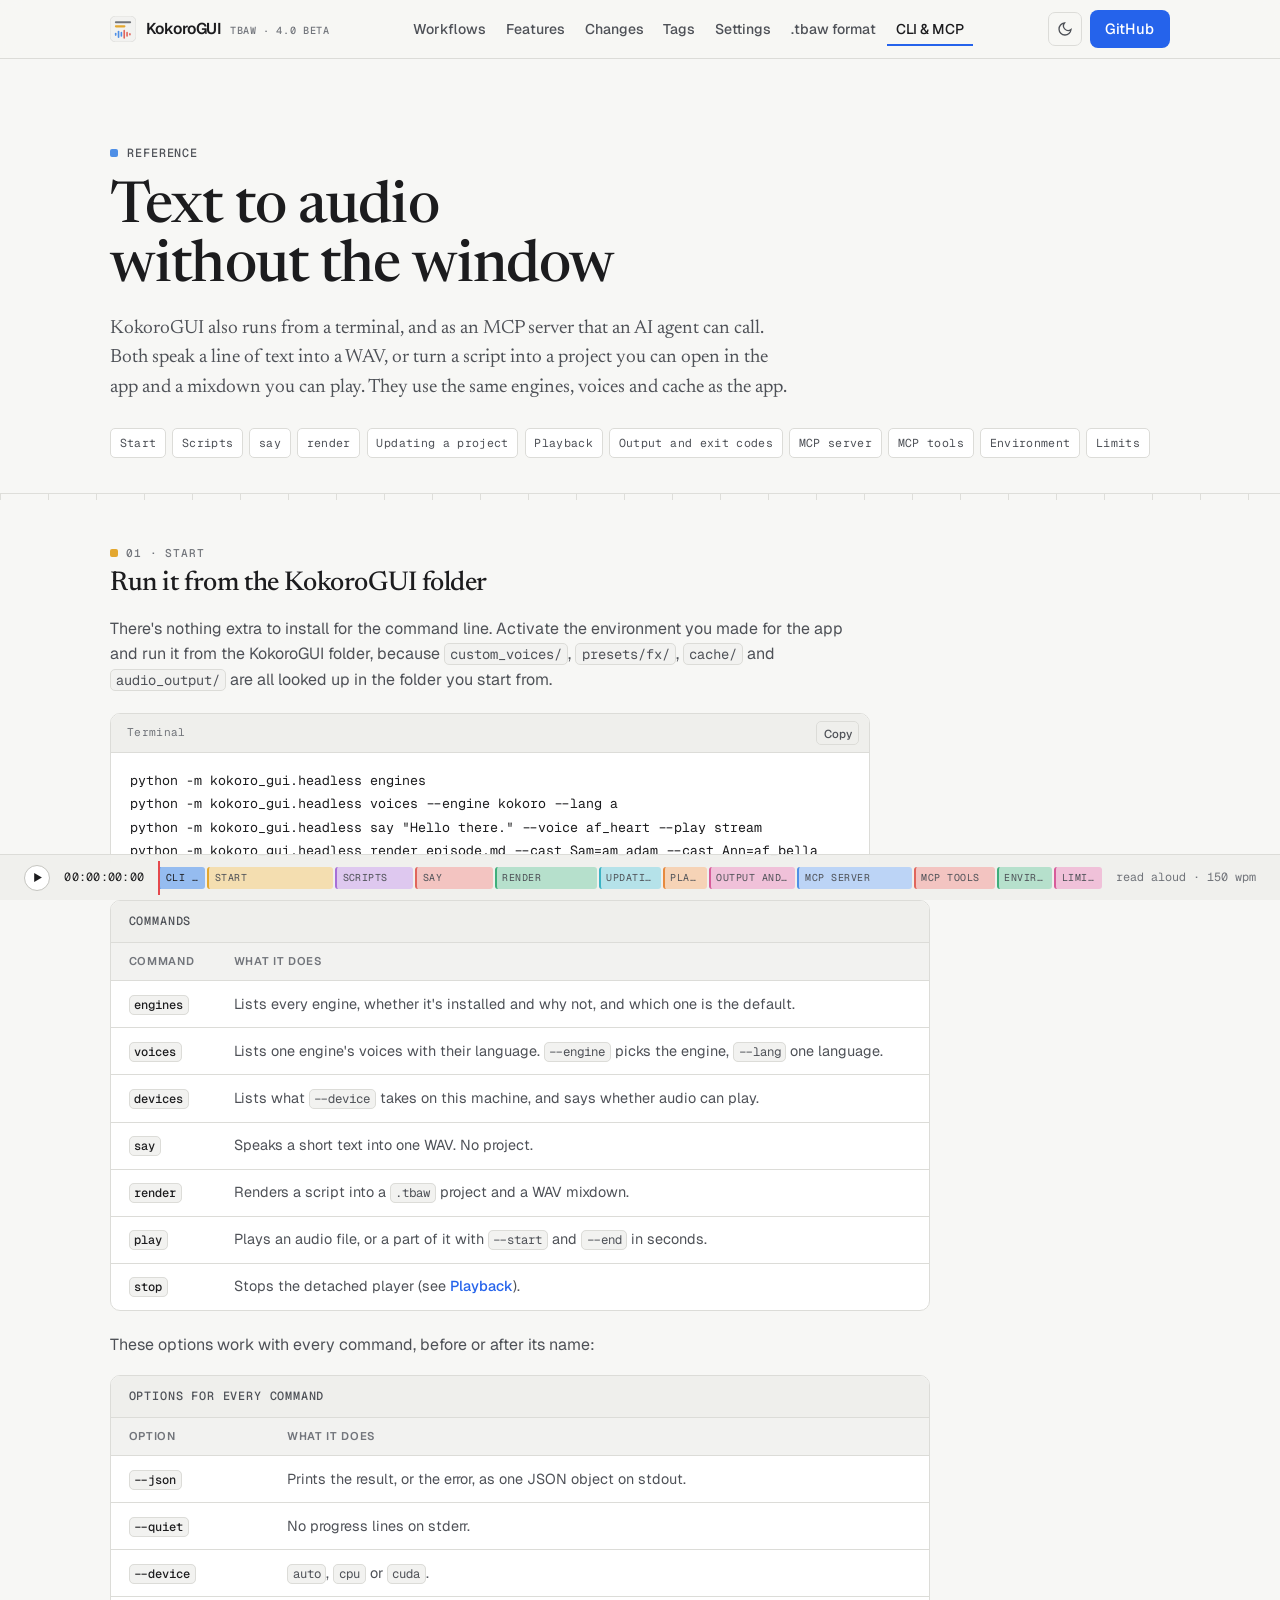
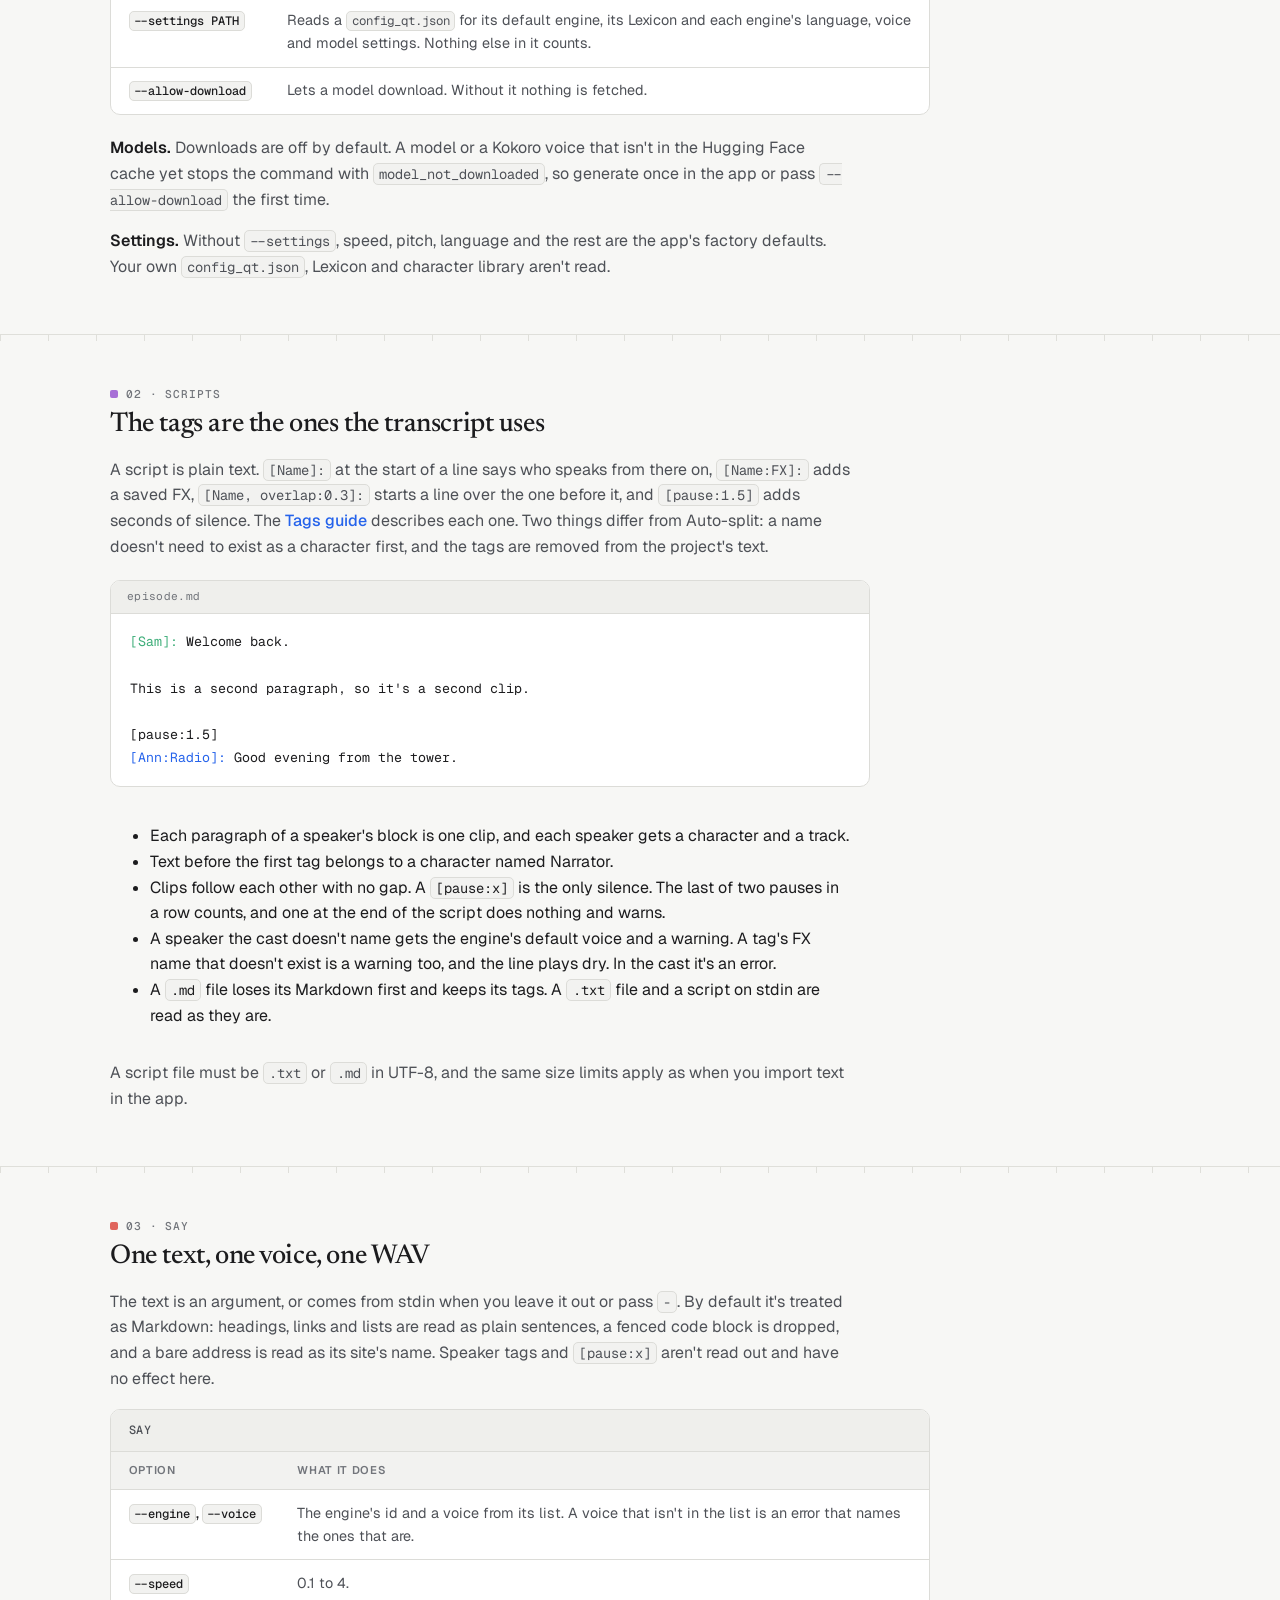
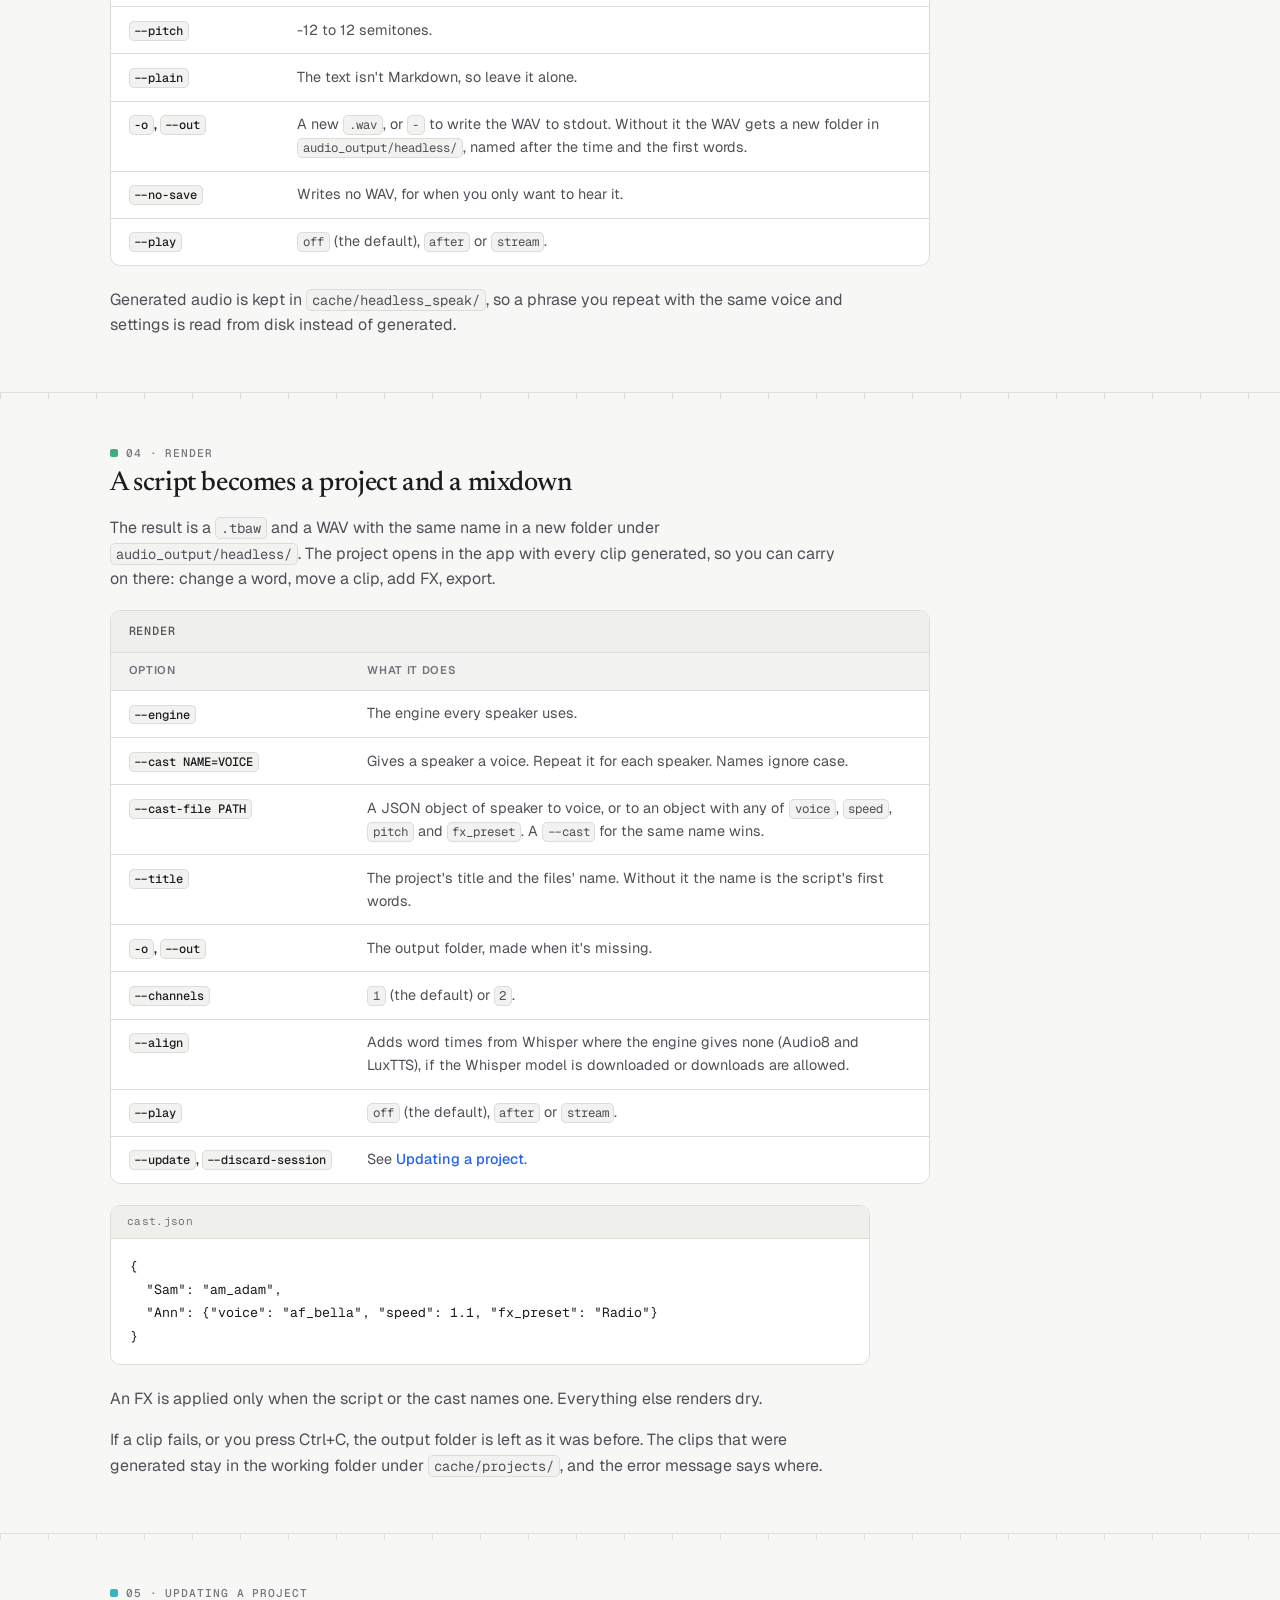
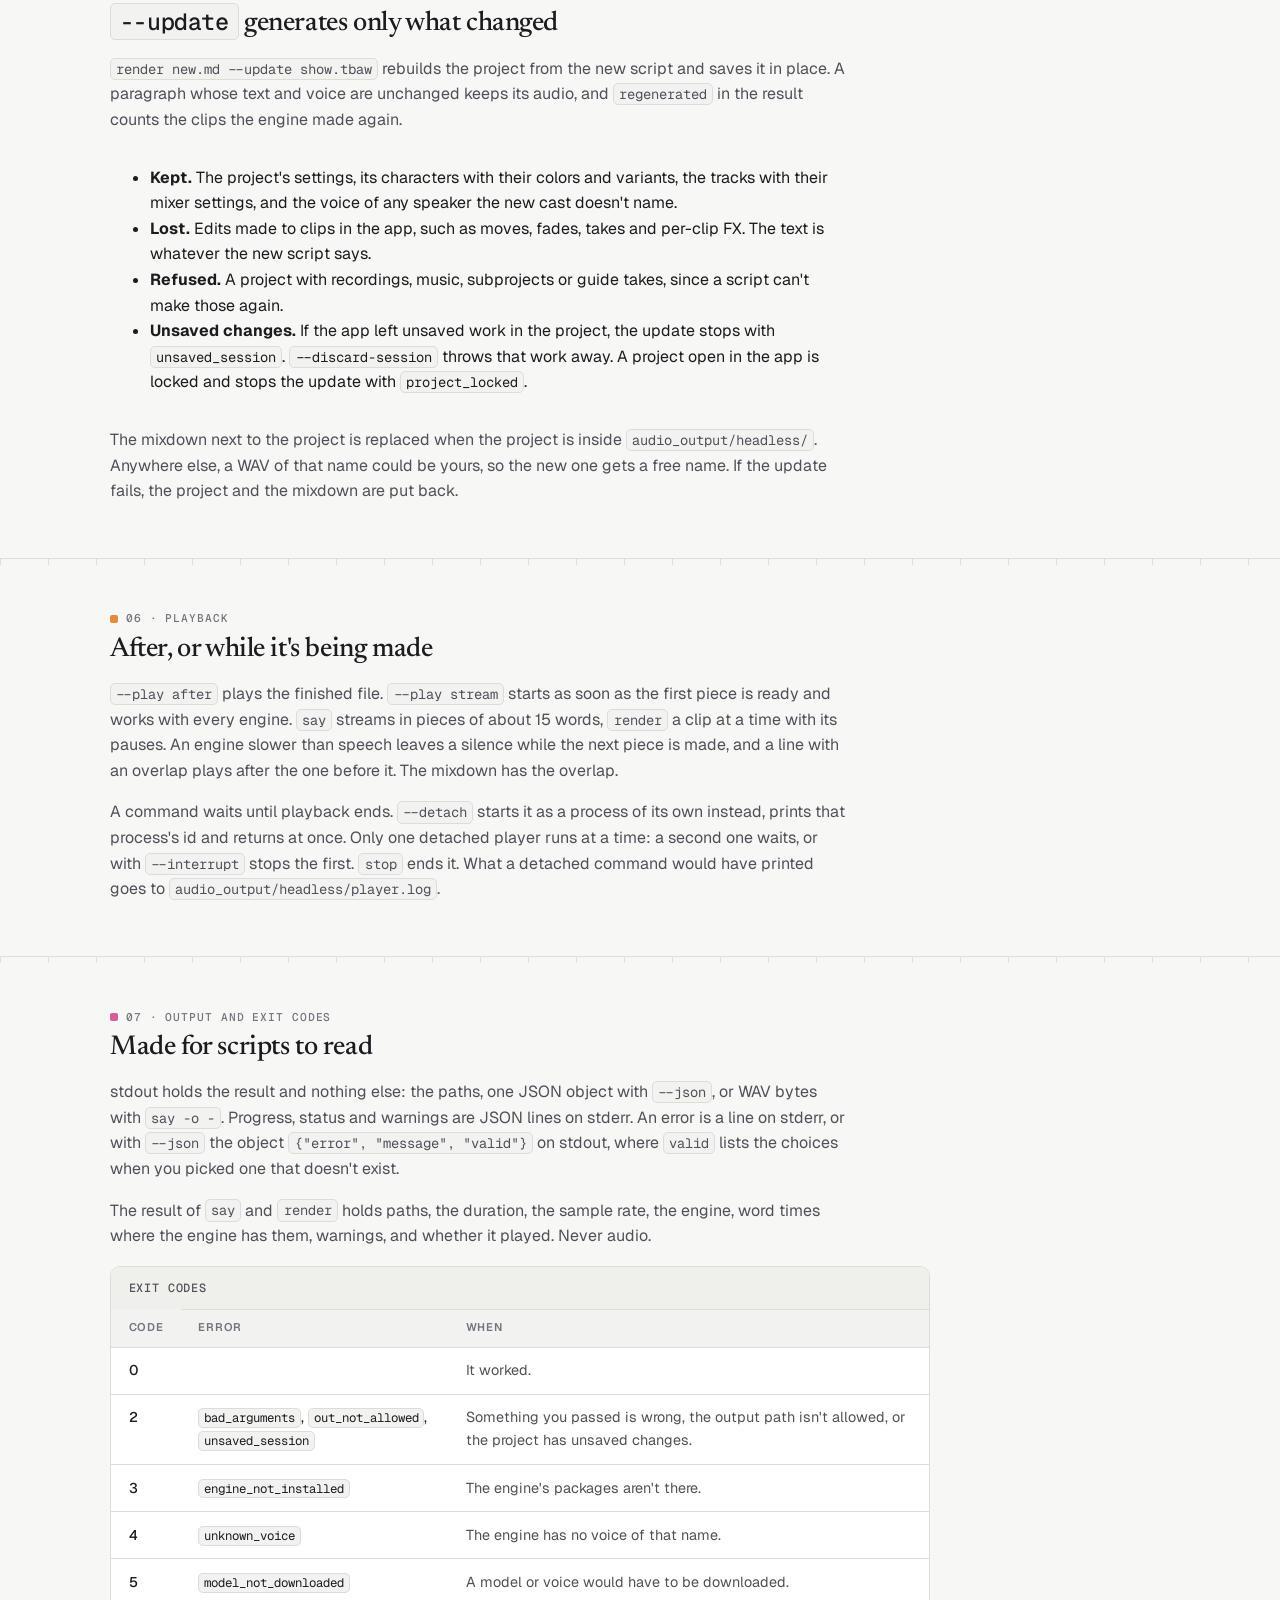
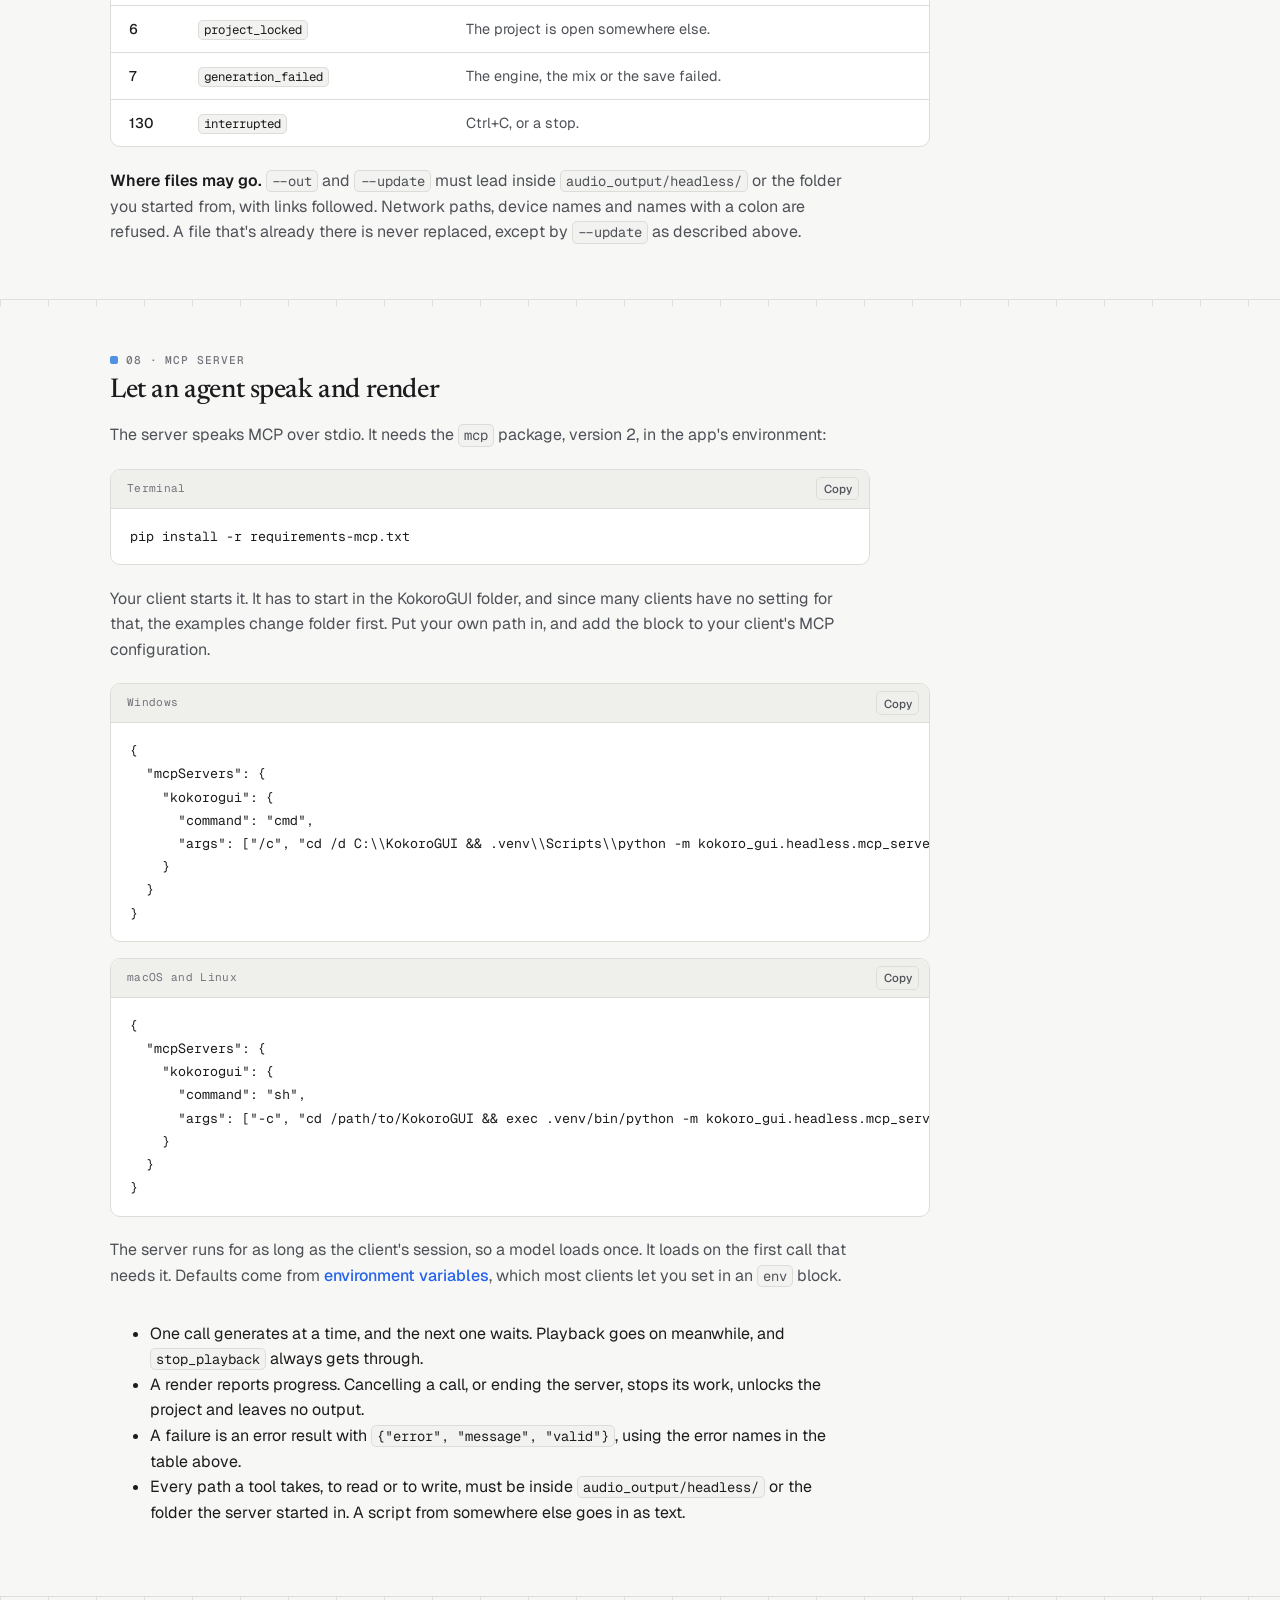
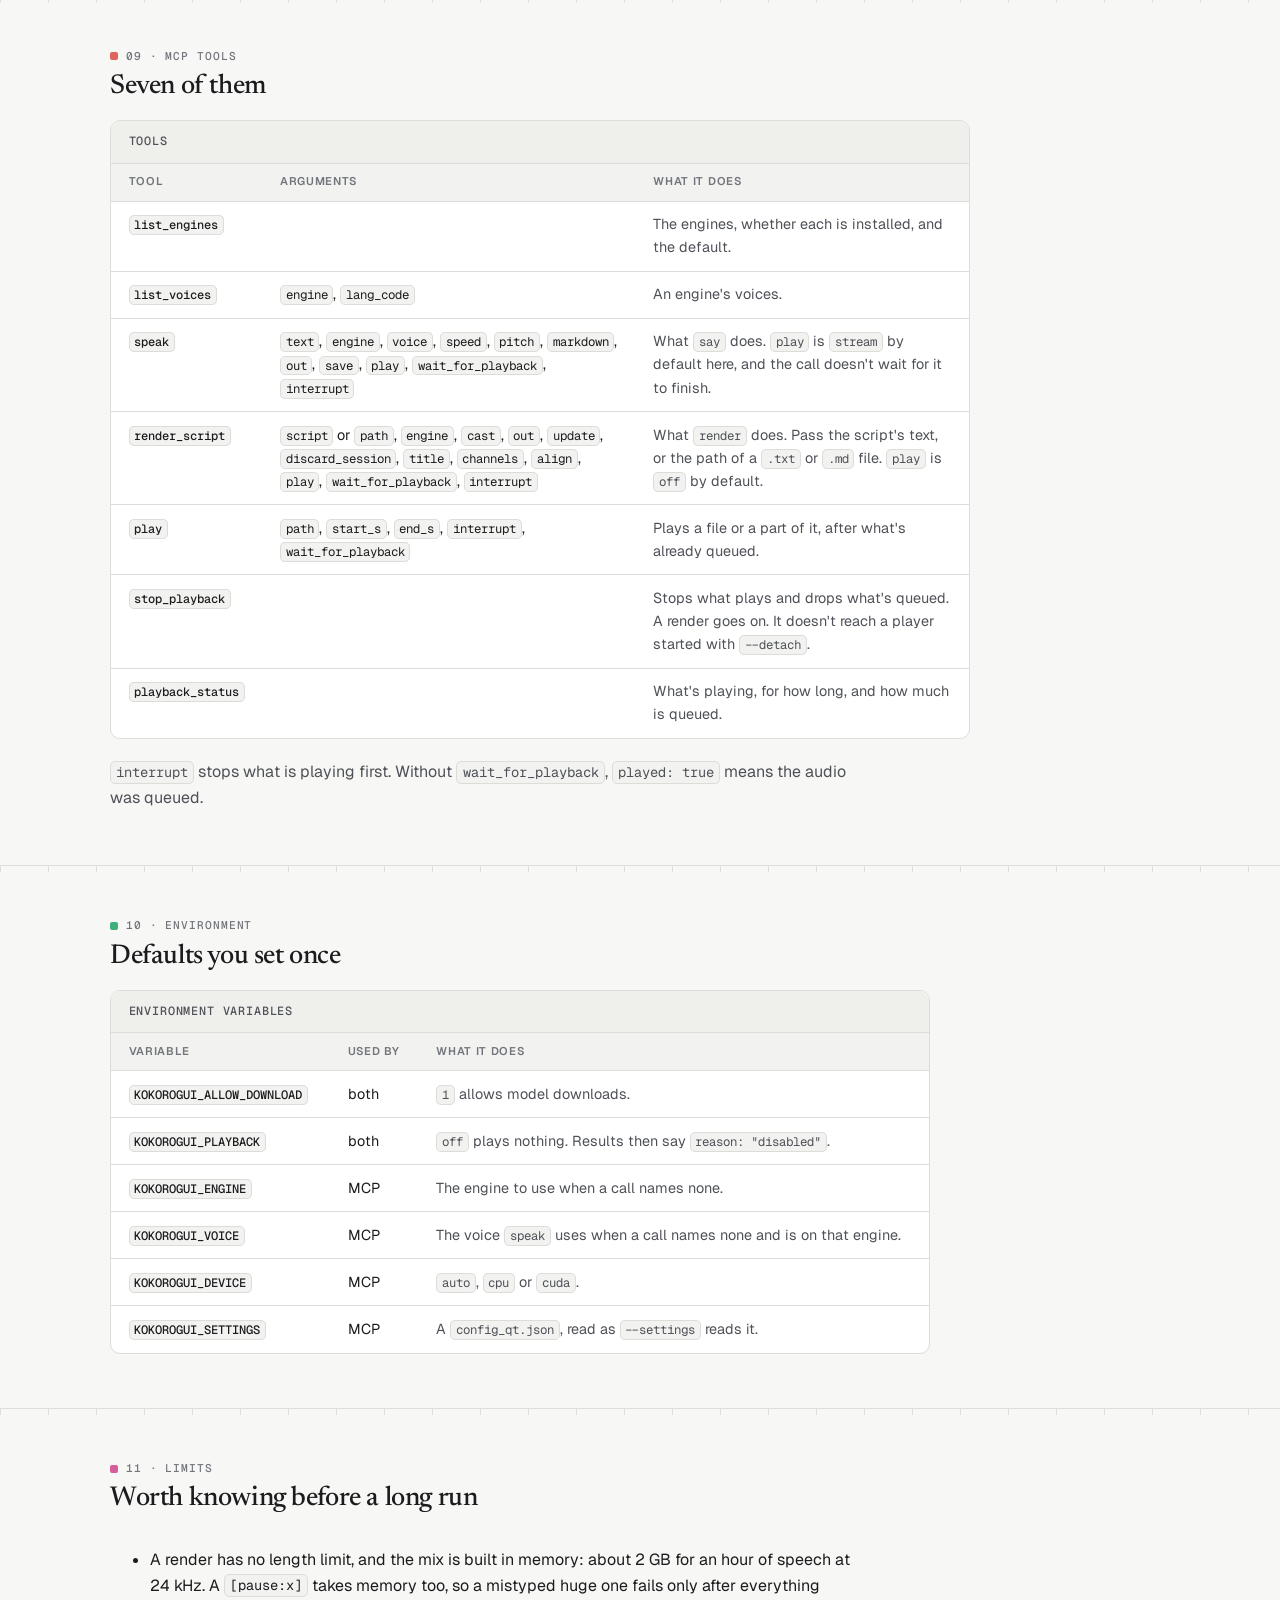
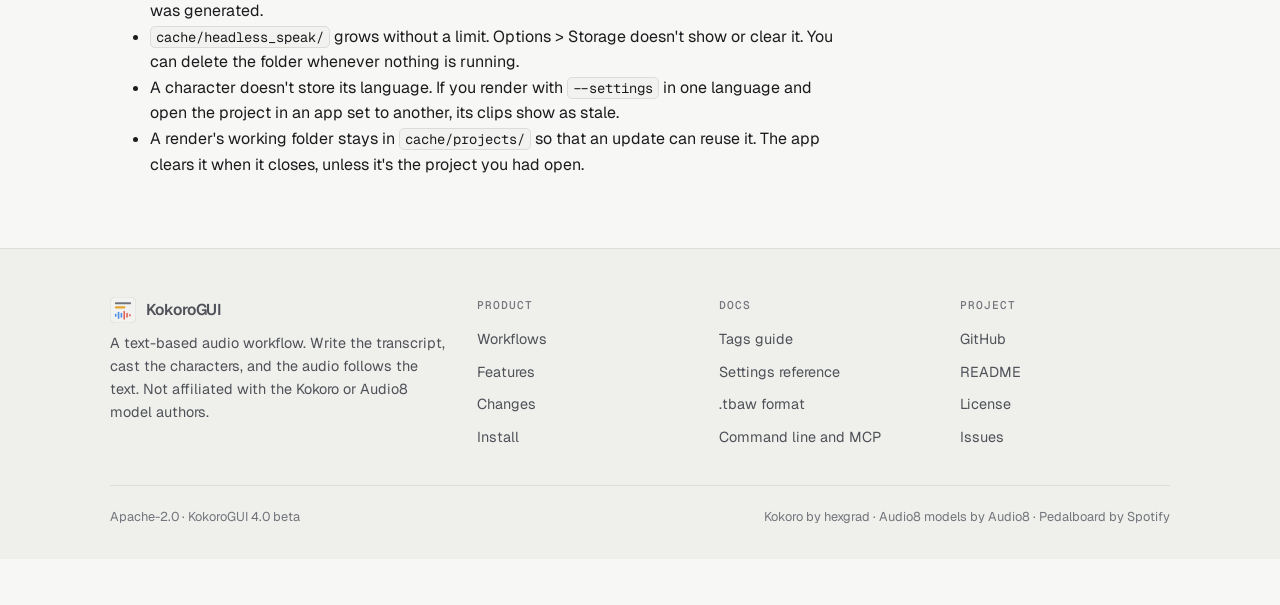
<file: docs/cli.html>
<!doctype html>
<html lang="en">
<head>
<meta charset="UTF-8" />
<meta name="viewport" content="width=device-width, initial-scale=1.0" />
<title>Command line and MCP server · KokoroGUI</title>
<meta name="description" content="Run KokoroGUI from a terminal or as an MCP server: speak text into a WAV, render a tagged script into a .tbaw project and a mixdown, update it in place, and let an AI agent do both." />
<meta name="robots" content="index, follow, max-image-preview:large" />
<link rel="canonical" href="https://coffeemethod.github.io/KokoroGUI/cli.html" />
<meta name="theme-color" content="#1e1f22" />
<meta property="og:site_name" content="KokoroGUI" />
<meta property="og:title" content="Command line and MCP server · KokoroGUI" />
<meta property="og:description" content="Run KokoroGUI from a terminal or as an MCP server: speak text into a WAV, render a tagged script into a .tbaw project and a mixdown, update it in place, and let an AI agent do both." />
<meta property="og:type" content="article" />
<meta property="og:url" content="https://coffeemethod.github.io/KokoroGUI/cli.html" />
<meta property="og:image" content="https://coffeemethod.github.io/KokoroGUI/assets/shell_dark.png" />
<meta name="twitter:card" content="summary_large_image" />
<script type="application/ld+json">
{
  "@context": "https://schema.org",
  "@type": "BreadcrumbList",
  "itemListElement": [
    {
      "@type": "ListItem",
      "position": 1,
      "name": "KokoroGUI",
      "item": "https://coffeemethod.github.io/KokoroGUI/"
    },
    {
      "@type": "ListItem",
      "position": 2,
      "name": "Command line and MCP",
      "item": "https://coffeemethod.github.io/KokoroGUI/cli.html"
    }
  ]
}
</script>
<link rel="icon" href="data:image/svg+xml,%3Csvg xmlns='http://www.w3.org/2000/svg' viewBox='0 0 64 64'%3E%3Crect width='64' height='64' rx='14' fill='%231e1f22'/%3E%3Crect x='12' y='13' width='40' height='5' rx='2.5' fill='%23868a91'/%3E%3Crect x='12' y='23' width='26' height='5' rx='2.5' fill='%23e3a72f'/%3E%3Cg fill='%234f8fe6'%3E%3Crect x='12' y='41' width='4' height='8' rx='2'/%3E%3Crect x='19' y='36' width='4' height='18' rx='2'/%3E%3Crect x='26' y='39' width='4' height='12' rx='2'/%3E%3C/g%3E%3Cg fill='%23e0655c'%3E%3Crect x='33' y='34' width='4' height='22' rx='2'/%3E%3Crect x='40' y='39' width='4' height='12' rx='2'/%3E%3Crect x='47' y='42' width='4' height='6' rx='2'/%3E%3C/g%3E%3C/svg%3E" />
<link rel="preconnect" href="https://fonts.googleapis.com" />
<link rel="preconnect" href="https://fonts.gstatic.com" crossorigin />
<link href="https://fonts.googleapis.com/css2?family=Geist:wght@400;500;600&family=Geist+Mono:wght@400;500&family=Newsreader:ital,opsz,wght@0,6..72,400;0,6..72,500;1,6..72,400&display=swap" rel="stylesheet" />
<link rel="stylesheet" href="assets/site.css" />
</head>
<body>

<header class="site">
  <nav class="wrap">
    <a class="brand" href="index.html">
      <svg class="brand-mark" viewBox="0 0 64 64" aria-hidden="true">
        <rect width="64" height="64" rx="14" fill="var(--surface-2)" stroke="var(--border-2)"/>
        <rect x="12" y="13" width="40" height="5" rx="2.5" fill="var(--text-3)"/>
        <rect x="12" y="23" width="26" height="5" rx="2.5" fill="var(--c1)"/>
        <g fill="var(--c2)"><rect x="12" y="41" width="4" height="8" rx="2"/><rect x="19" y="36" width="4" height="18" rx="2"/><rect x="26" y="39" width="4" height="12" rx="2"/></g>
        <g fill="var(--c3)"><rect x="33" y="34" width="4" height="22" rx="2"/><rect x="40" y="39" width="4" height="12" rx="2"/><rect x="47" y="42" width="4" height="6" rx="2"/></g>
      </svg>
      <span class="brand-word">KokoroGUI<span class="ver">TBAW · 4.0 beta</span></span>
    </a>
    <div class="navlinks">
      <a href="index.html#workflows">Workflows</a>
      <a href="index.html#features">Features</a>
      <a href="changes.html">Changes</a>
      <a href="scripting.html">Tags</a>
      <a href="settings.html">Settings</a>
      <a href="format.html">.tbaw format</a>
      <a href="cli.html" aria-current="page">CLI &amp; MCP</a>
    </div>
    <div class="navctas">
      <button class="icon-btn" id="themeToggle" aria-label="Toggle color theme" title="Toggle color theme">
        <svg id="iconSun" width="16" height="16" viewBox="0 0 24 24" fill="none" stroke="currentColor" stroke-width="2" stroke-linecap="round"><circle cx="12" cy="12" r="4"/><path d="M12 2v2M12 20v2M4.9 4.9l1.4 1.4M17.7 17.7l1.4 1.4M2 12h2M20 12h2M4.9 19.1l1.4-1.4M17.7 6.3l1.4-1.4"/></svg>
        <svg id="iconMoon" width="16" height="16" viewBox="0 0 24 24" fill="none" stroke="currentColor" stroke-width="2" stroke-linecap="round" style="display:none"><path d="M21 12.8A9 9 0 1 1 11.2 3 7 7 0 0 0 21 12.8Z"/></svg>
      </button>
      <button class="icon-btn menu-btn" id="menuToggle" aria-label="Open menu" aria-expanded="false">
        <svg width="16" height="16" viewBox="0 0 24 24" fill="none" stroke="currentColor" stroke-width="2" stroke-linecap="round"><path d="M4 7h16M4 12h16M4 17h16"/></svg>
      </button>
      <a class="btn btn-primary" href="https://github.com/CoffeeMethod/KokoroGUI" target="_blank" rel="noopener">GitHub</a>
    </div>
  </nav>
</header>

<main>
  <section class="page-head" data-clip="CLI &amp; MCP" data-cc="c2">
    <div class="wrap">
      <span class="eyebrow c2">Reference</span>
      <h1>Text to audio without the window</h1>
      <p class="lede">KokoroGUI also runs from a terminal, and as an MCP server that an AI agent can call. Both speak a line of text into a WAV, or turn a script into a project you can open in the app and a mixdown you can play. They use the same engines, voices and cache as the app.</p>
      <div class="toc">
        <a href="#start">Start</a>
        <a href="#scripts">Scripts</a>
        <a href="#say">say</a>
        <a href="#render">render</a>
        <a href="#update">Updating a project</a>
        <a href="#playback">Playback</a>
        <a href="#output">Output and exit codes</a>
        <a href="#mcp">MCP server</a>
        <a href="#tools">MCP tools</a>
        <a href="#environment">Environment</a>
        <a href="#limits">Limits</a>
      </div>
    </div>
  </section>

  <section class="doc-section" id="start" data-cc="c1">
    <div class="wrap">
      <div class="prose reveal">
        <h2><span class="idx">01 · Start</span>Run it from the KokoroGUI folder</h2>
        <p>There's nothing extra to install for the command line. Activate the environment you made for the app and run it from the KokoroGUI folder, because <code>custom_voices/</code>, <code>presets/fx/</code>, <code>cache/</code> and <code>audio_output/</code> are all looked up in the folder you start from.</p>
      </div>
      <div class="code-block reveal" style="max-width:760px; margin-top:1.3rem;" data-copy>
        <div class="head"><span>Terminal</span></div>
        <pre>python -m kokoro_gui.headless engines
python -m kokoro_gui.headless voices --engine kokoro --lang a
python -m kokoro_gui.headless say "Hello there." --voice af_heart --play stream
python -m kokoro_gui.headless render episode.md --cast Sam=am_adam --cast Ann=af_bella</pre>
      </div>
      <div class="table-wrap reveal" style="max-width:820px; margin-top:1.3rem;">
        <table class="ref">
          <caption>Commands</caption>
          <thead><tr><th>Command</th><th>What it does</th></tr></thead>
          <tbody>
            <tr><td><code>engines</code></td><td>Lists every engine, whether it's installed and why not, and which one is the default.</td></tr>
            <tr><td><code>voices</code></td><td>Lists one engine's voices with their language. <code>--engine</code> picks the engine, <code>--lang</code> one language.</td></tr>
            <tr><td><code>devices</code></td><td>Lists what <code>--device</code> takes on this machine, and says whether audio can play.</td></tr>
            <tr><td><code>say</code></td><td>Speaks a short text into one WAV. No project.</td></tr>
            <tr><td><code>render</code></td><td>Renders a script into a <code>.tbaw</code> project and a WAV mixdown.</td></tr>
            <tr><td><code>play</code></td><td>Plays an audio file, or a part of it with <code>--start</code> and <code>--end</code> in seconds.</td></tr>
            <tr><td><code>stop</code></td><td>Stops the detached player (see <a class="link" href="#playback">Playback</a>).</td></tr>
          </tbody>
        </table>
      </div>
      <div class="prose reveal" style="margin-top:1.3rem;">
        <p>These options work with every command, before or after its name:</p>
      </div>
      <div class="table-wrap reveal" style="max-width:820px; margin-top:1.1rem;">
        <table class="ref">
          <caption>Options for every command</caption>
          <thead><tr><th>Option</th><th>What it does</th></tr></thead>
          <tbody>
            <tr><td><code>--json</code></td><td>Prints the result, or the error, as one JSON object on stdout.</td></tr>
            <tr><td><code>--quiet</code></td><td>No progress lines on stderr.</td></tr>
            <tr><td><code>--device</code></td><td><code>auto</code>, <code>cpu</code> or <code>cuda</code>.</td></tr>
            <tr><td><code>--settings PATH</code></td><td>Reads a <code>config_qt.json</code> for its default engine, its Lexicon and each engine's language, voice and model settings. Nothing else in it counts.</td></tr>
            <tr><td><code>--allow-download</code></td><td>Lets a model download. Without it nothing is fetched.</td></tr>
          </tbody>
        </table>
      </div>
      <div class="prose reveal" style="margin-top:1.3rem;">
        <p><strong>Models.</strong> Downloads are off by default. A model or a Kokoro voice that isn't in the Hugging Face cache yet stops the command with <code>model_not_downloaded</code>, so generate once in the app or pass <code>--allow-download</code> the first time.</p>
        <p><strong>Settings.</strong> Without <code>--settings</code>, speed, pitch, language and the rest are the app's factory defaults. Your own <code>config_qt.json</code>, Lexicon and character library aren't read.</p>
      </div>
    </div>
  </section>

  <section class="doc-section" id="scripts" data-cc="c5">
    <div class="wrap">
      <div class="prose reveal">
        <h2><span class="idx">02 · Scripts</span>The tags are the ones the transcript uses</h2>
        <p>A script is plain text. <code>[Name]:</code> at the start of a line says who speaks from there on, <code>[Name:FX]:</code> adds a saved FX, <code>[Name, overlap:0.3]:</code> starts a line over the one before it, and <code>[pause:1.5]</code> adds seconds of silence. The <a class="link" href="scripting.html">Tags guide</a> describes each one. Two things differ from Auto-split: a name doesn't need to exist as a character first, and the tags are removed from the project's text.</p>
      </div>
      <div class="code-block reveal" style="max-width:760px; margin-top:1.3rem;">
        <div class="head">episode.md</div>
        <pre><span class="c2">[Sam]:</span> Welcome back.

This is a second paragraph, so it's a second clip.

[pause:1.5]
<span class="c3">[Ann:Radio]:</span> Good evening from the tower.</pre>
      </div>
      <div class="prose reveal" style="margin-top:1.3rem;">
        <ul>
          <li>Each paragraph of a speaker's block is one clip, and each speaker gets a character and a track.</li>
          <li>Text before the first tag belongs to a character named Narrator.</li>
          <li>Clips follow each other with no gap. A <code>[pause:x]</code> is the only silence. The last of two pauses in a row counts, and one at the end of the script does nothing and warns.</li>
          <li>A speaker the cast doesn't name gets the engine's default voice and a warning. A tag's FX name that doesn't exist is a warning too, and the line plays dry. In the cast it's an error.</li>
          <li>A <code>.md</code> file loses its Markdown first and keeps its tags. A <code>.txt</code> file and a script on stdin are read as they are.</li>
        </ul>
        <p>A script file must be <code>.txt</code> or <code>.md</code> in UTF-8, and the same size limits apply as when you import text in the app.</p>
      </div>
    </div>
  </section>

  <section class="doc-section" id="say" data-cc="c3">
    <div class="wrap">
      <div class="prose reveal">
        <h2><span class="idx">03 · say</span>One text, one voice, one WAV</h2>
        <p>The text is an argument, or comes from stdin when you leave it out or pass <code>-</code>. By default it's treated as Markdown: headings, links and lists are read as plain sentences, a fenced code block is dropped, and a bare address is read as its site's name. Speaker tags and <code>[pause:x]</code> aren't read out and have no effect here.</p>
      </div>
      <div class="table-wrap reveal" style="max-width:820px; margin-top:1.1rem;">
        <table class="ref">
          <caption>say</caption>
          <thead><tr><th>Option</th><th>What it does</th></tr></thead>
          <tbody>
            <tr><td><code>--engine</code>, <code>--voice</code></td><td>The engine's id and a voice from its list. A voice that isn't in the list is an error that names the ones that are.</td></tr>
            <tr><td><code>--speed</code></td><td>0.1 to 4.</td></tr>
            <tr><td><code>--pitch</code></td><td>-12 to 12 semitones.</td></tr>
            <tr><td><code>--plain</code></td><td>The text isn't Markdown, so leave it alone.</td></tr>
            <tr><td><code>-o</code>, <code>--out</code></td><td>A new <code>.wav</code>, or <code>-</code> to write the WAV to stdout. Without it the WAV gets a new folder in <code>audio_output/headless/</code>, named after the time and the first words.</td></tr>
            <tr><td><code>--no-save</code></td><td>Writes no WAV, for when you only want to hear it.</td></tr>
            <tr><td><code>--play</code></td><td><code>off</code> (the default), <code>after</code> or <code>stream</code>.</td></tr>
          </tbody>
        </table>
      </div>
      <div class="prose reveal" style="margin-top:1.3rem;">
        <p>Generated audio is kept in <code>cache/headless_speak/</code>, so a phrase you repeat with the same voice and settings is read from disk instead of generated.</p>
      </div>
    </div>
  </section>

  <section class="doc-section" id="render" data-cc="c4">
    <div class="wrap">
      <div class="prose reveal">
        <h2><span class="idx">04 · render</span>A script becomes a project and a mixdown</h2>
        <p>The result is a <code>.tbaw</code> and a WAV with the same name in a new folder under <code>audio_output/headless/</code>. The project opens in the app with every clip generated, so you can carry on there: change a word, move a clip, add FX, export.</p>
      </div>
      <div class="table-wrap reveal" style="max-width:820px; margin-top:1.1rem;">
        <table class="ref">
          <caption>render</caption>
          <thead><tr><th>Option</th><th>What it does</th></tr></thead>
          <tbody>
            <tr><td><code>--engine</code></td><td>The engine every speaker uses.</td></tr>
            <tr><td><code>--cast NAME=VOICE</code></td><td>Gives a speaker a voice. Repeat it for each speaker. Names ignore case.</td></tr>
            <tr><td><code>--cast-file PATH</code></td><td>A JSON object of speaker to voice, or to an object with any of <code>voice</code>, <code>speed</code>, <code>pitch</code> and <code>fx_preset</code>. A <code>--cast</code> for the same name wins.</td></tr>
            <tr><td><code>--title</code></td><td>The project's title and the files' name. Without it the name is the script's first words.</td></tr>
            <tr><td><code>-o</code>, <code>--out</code></td><td>The output folder, made when it's missing.</td></tr>
            <tr><td><code>--channels</code></td><td><code>1</code> (the default) or <code>2</code>.</td></tr>
            <tr><td><code>--align</code></td><td>Adds word times from Whisper where the engine gives none (Audio8 and LuxTTS), if the Whisper model is downloaded or downloads are allowed.</td></tr>
            <tr><td><code>--play</code></td><td><code>off</code> (the default), <code>after</code> or <code>stream</code>.</td></tr>
            <tr><td><code>--update</code>, <code>--discard-session</code></td><td>See <a class="link" href="#update">Updating a project</a>.</td></tr>
          </tbody>
        </table>
      </div>
      <div class="code-block reveal" style="max-width:760px; margin-top:1.3rem;">
        <div class="head">cast.json</div>
        <pre>{
  "Sam": "am_adam",
  "Ann": {"voice": "af_bella", "speed": 1.1, "fx_preset": "Radio"}
}</pre>
      </div>
      <div class="prose reveal" style="margin-top:1.3rem;">
        <p>An FX is applied only when the script or the cast names one. Everything else renders dry.</p>
        <p>If a clip fails, or you press Ctrl+C, the output folder is left as it was before. The clips that were generated stay in the working folder under <code>cache/projects/</code>, and the error message says where.</p>
      </div>
    </div>
  </section>

  <section class="doc-section" id="update" data-cc="c6">
    <div class="wrap">
      <div class="prose reveal">
        <h2><span class="idx">05 · Updating a project</span><code>--update</code> generates only what changed</h2>
        <p><code>render new.md --update show.tbaw</code> rebuilds the project from the new script and saves it in place. A paragraph whose text and voice are unchanged keeps its audio, and <code>regenerated</code> in the result counts the clips the engine made again.</p>
        <ul>
          <li><strong>Kept.</strong> The project's settings, its characters with their colors and variants, the tracks with their mixer settings, and the voice of any speaker the new cast doesn't name.</li>
          <li><strong>Lost.</strong> Edits made to clips in the app, such as moves, fades, takes and per-clip FX. The text is whatever the new script says.</li>
          <li><strong>Refused.</strong> A project with recordings, music, subprojects or guide takes, since a script can't make those again.</li>
          <li><strong>Unsaved changes.</strong> If the app left unsaved work in the project, the update stops with <code>unsaved_session</code>. <code>--discard-session</code> throws that work away. A project open in the app is locked and stops the update with <code>project_locked</code>.</li>
        </ul>
        <p>The mixdown next to the project is replaced when the project is inside <code>audio_output/headless/</code>. Anywhere else, a WAV of that name could be yours, so the new one gets a free name. If the update fails, the project and the mixdown are put back.</p>
      </div>
    </div>
  </section>

  <section class="doc-section" id="playback" data-cc="c7">
    <div class="wrap">
      <div class="prose reveal">
        <h2><span class="idx">06 · Playback</span>After, or while it's being made</h2>
        <p><code>--play after</code> plays the finished file. <code>--play stream</code> starts as soon as the first piece is ready and works with every engine. <code>say</code> streams in pieces of about 15 words, <code>render</code> a clip at a time with its pauses. An engine slower than speech leaves a silence while the next piece is made, and a line with an overlap plays after the one before it. The mixdown has the overlap.</p>
        <p>A command waits until playback ends. <code>--detach</code> starts it as a process of its own instead, prints that process's id and returns at once. Only one detached player runs at a time: a second one waits, or with <code>--interrupt</code> stops the first. <code>stop</code> ends it. What a detached command would have printed goes to <code>audio_output/headless/player.log</code>.</p>
      </div>
    </div>
  </section>

  <section class="doc-section" id="output" data-cc="c8">
    <div class="wrap">
      <div class="prose reveal">
        <h2><span class="idx">07 · Output and exit codes</span>Made for scripts to read</h2>
        <p>stdout holds the result and nothing else: the paths, one JSON object with <code>--json</code>, or WAV bytes with <code>say -o -</code>. Progress, status and warnings are JSON lines on stderr. An error is a line on stderr, or with <code>--json</code> the object <code>{"error", "message", "valid"}</code> on stdout, where <code>valid</code> lists the choices when you picked one that doesn't exist.</p>
        <p>The result of <code>say</code> and <code>render</code> holds paths, the duration, the sample rate, the engine, word times where the engine has them, warnings, and whether it played. Never audio.</p>
      </div>
      <div class="table-wrap reveal" style="max-width:820px; margin-top:1.1rem;">
        <table class="ref">
          <caption>Exit codes</caption>
          <thead><tr><th>Code</th><th>Error</th><th>When</th></tr></thead>
          <tbody>
            <tr><td>0</td><td></td><td>It worked.</td></tr>
            <tr><td>2</td><td><code>bad_arguments</code>, <code>out_not_allowed</code>, <code>unsaved_session</code></td><td>Something you passed is wrong, the output path isn't allowed, or the project has unsaved changes.</td></tr>
            <tr><td>3</td><td><code>engine_not_installed</code></td><td>The engine's packages aren't there.</td></tr>
            <tr><td>4</td><td><code>unknown_voice</code></td><td>The engine has no voice of that name.</td></tr>
            <tr><td>5</td><td><code>model_not_downloaded</code></td><td>A model or voice would have to be downloaded.</td></tr>
            <tr><td>6</td><td><code>project_locked</code></td><td>The project is open somewhere else.</td></tr>
            <tr><td>7</td><td><code>generation_failed</code></td><td>The engine, the mix or the save failed.</td></tr>
            <tr><td>130</td><td><code>interrupted</code></td><td>Ctrl+C, or a stop.</td></tr>
          </tbody>
        </table>
      </div>
      <div class="prose reveal" style="margin-top:1.3rem;">
        <p><strong>Where files may go.</strong> <code>--out</code> and <code>--update</code> must lead inside <code>audio_output/headless/</code> or the folder you started from, with links followed. Network paths, device names and names with a colon are refused. A file that's already there is never replaced, except by <code>--update</code> as described above.</p>
      </div>
    </div>
  </section>

  <section class="doc-section" id="mcp" data-cc="c2">
    <div class="wrap">
      <div class="prose reveal">
        <h2><span class="idx">08 · MCP server</span>Let an agent speak and render</h2>
        <p>The server speaks MCP over stdio. It needs the <code>mcp</code> package, version 2, in the app's environment:</p>
      </div>
      <div class="code-block reveal" style="max-width:760px; margin-top:1.3rem;" data-copy>
        <div class="head"><span>Terminal</span></div>
        <pre>pip install -r requirements-mcp.txt</pre>
      </div>
      <div class="prose reveal" style="margin-top:1.3rem;">
        <p>Your client starts it. It has to start in the KokoroGUI folder, and since many clients have no setting for that, the examples change folder first. Put your own path in, and add the block to your client's MCP configuration.</p>
      </div>
      <div class="code-block reveal" style="max-width:820px; margin-top:1.3rem;" data-copy>
        <div class="head"><span>Windows</span></div>
        <pre>{
  "mcpServers": {
    "kokorogui": {
      "command": "cmd",
      "args": ["/c", "cd /d C:\\KokoroGUI &amp;&amp; .venv\\Scripts\\python -m kokoro_gui.headless.mcp_server"]
    }
  }
}</pre>
      </div>
      <div class="code-block reveal" style="max-width:820px; margin-top:1rem;" data-copy>
        <div class="head"><span>macOS and Linux</span></div>
        <pre>{
  "mcpServers": {
    "kokorogui": {
      "command": "sh",
      "args": ["-c", "cd /path/to/KokoroGUI &amp;&amp; exec .venv/bin/python -m kokoro_gui.headless.mcp_server"]
    }
  }
}</pre>
      </div>
      <div class="prose reveal" style="margin-top:1.3rem;">
        <p>The server runs for as long as the client's session, so a model loads once. It loads on the first call that needs it. Defaults come from <a class="link" href="#environment">environment variables</a>, which most clients let you set in an <code>env</code> block.</p>
        <ul>
          <li>One call generates at a time, and the next one waits. Playback goes on meanwhile, and <code>stop_playback</code> always gets through.</li>
          <li>A render reports progress. Cancelling a call, or ending the server, stops its work, unlocks the project and leaves no output.</li>
          <li>A failure is an error result with <code>{"error", "message", "valid"}</code>, using the error names in the table above.</li>
          <li>Every path a tool takes, to read or to write, must be inside <code>audio_output/headless/</code> or the folder the server started in. A script from somewhere else goes in as text.</li>
        </ul>
      </div>
    </div>
  </section>

  <section class="doc-section" id="tools" data-cc="c3">
    <div class="wrap">
      <div class="prose reveal">
        <h2><span class="idx">09 · MCP tools</span>Seven of them</h2>
      </div>
      <div class="table-wrap reveal" style="max-width:860px; margin-top:1.1rem;">
        <table class="ref">
          <caption>Tools</caption>
          <thead><tr><th>Tool</th><th>Arguments</th><th>What it does</th></tr></thead>
          <tbody>
            <tr><td><code>list_engines</code></td><td></td><td>The engines, whether each is installed, and the default.</td></tr>
            <tr><td><code>list_voices</code></td><td><code>engine</code>, <code>lang_code</code></td><td>An engine's voices.</td></tr>
            <tr><td><code>speak</code></td><td><code>text</code>, <code>engine</code>, <code>voice</code>, <code>speed</code>, <code>pitch</code>, <code>markdown</code>, <code>out</code>, <code>save</code>, <code>play</code>, <code>wait_for_playback</code>, <code>interrupt</code></td><td>What <code>say</code> does. <code>play</code> is <code>stream</code> by default here, and the call doesn't wait for it to finish.</td></tr>
            <tr><td><code>render_script</code></td><td><code>script</code> or <code>path</code>, <code>engine</code>, <code>cast</code>, <code>out</code>, <code>update</code>, <code>discard_session</code>, <code>title</code>, <code>channels</code>, <code>align</code>, <code>play</code>, <code>wait_for_playback</code>, <code>interrupt</code></td><td>What <code>render</code> does. Pass the script's text, or the path of a <code>.txt</code> or <code>.md</code> file. <code>play</code> is <code>off</code> by default.</td></tr>
            <tr><td><code>play</code></td><td><code>path</code>, <code>start_s</code>, <code>end_s</code>, <code>interrupt</code>, <code>wait_for_playback</code></td><td>Plays a file or a part of it, after what's already queued.</td></tr>
            <tr><td><code>stop_playback</code></td><td></td><td>Stops what plays and drops what's queued. A render goes on. It doesn't reach a player started with <code>--detach</code>.</td></tr>
            <tr><td><code>playback_status</code></td><td></td><td>What's playing, for how long, and how much is queued.</td></tr>
          </tbody>
        </table>
      </div>
      <div class="prose reveal" style="margin-top:1.3rem;">
        <p><code>interrupt</code> stops what is playing first. Without <code>wait_for_playback</code>, <code>played: true</code> means the audio was queued.</p>
      </div>
    </div>
  </section>

  <section class="doc-section" id="environment" data-cc="c4">
    <div class="wrap">
      <div class="prose reveal">
        <h2><span class="idx">10 · Environment</span>Defaults you set once</h2>
      </div>
      <div class="table-wrap reveal" style="max-width:820px; margin-top:1.1rem;">
        <table class="ref">
          <caption>Environment variables</caption>
          <thead><tr><th>Variable</th><th>Used by</th><th>What it does</th></tr></thead>
          <tbody>
            <tr><td><code>KOKOROGUI_ALLOW_DOWNLOAD</code></td><td>both</td><td><code>1</code> allows model downloads.</td></tr>
            <tr><td><code>KOKOROGUI_PLAYBACK</code></td><td>both</td><td><code>off</code> plays nothing. Results then say <code>reason: "disabled"</code>.</td></tr>
            <tr><td><code>KOKOROGUI_ENGINE</code></td><td>MCP</td><td>The engine to use when a call names none.</td></tr>
            <tr><td><code>KOKOROGUI_VOICE</code></td><td>MCP</td><td>The voice <code>speak</code> uses when a call names none and is on that engine.</td></tr>
            <tr><td><code>KOKOROGUI_DEVICE</code></td><td>MCP</td><td><code>auto</code>, <code>cpu</code> or <code>cuda</code>.</td></tr>
            <tr><td><code>KOKOROGUI_SETTINGS</code></td><td>MCP</td><td>A <code>config_qt.json</code>, read as <code>--settings</code> reads it.</td></tr>
          </tbody>
        </table>
      </div>
    </div>
  </section>

  <section class="doc-section" id="limits" data-cc="c8">
    <div class="wrap">
      <div class="prose reveal">
        <h2><span class="idx">11 · Limits</span>Worth knowing before a long run</h2>
        <ul>
          <li>A render has no length limit, and the mix is built in memory: about 2 GB for an hour of speech at 24 kHz. A <code>[pause:x]</code> takes memory too, so a mistyped huge one fails only after everything was generated.</li>
          <li><code>cache/headless_speak/</code> grows without a limit. Options &gt; Storage doesn't show or clear it. You can delete the folder whenever nothing is running.</li>
          <li>A character doesn't store its language. If you render with <code>--settings</code> in one language and open the project in an app set to another, its clips show as stale.</li>
          <li>A render's working folder stays in <code>cache/projects/</code> so that an update can reuse it. The app clears it when it closes, unless it's the project you had open.</li>
        </ul>
      </div>
    </div>
  </section>
</main>

<footer class="site">
  <div class="wrap">
    <div class="cols">
      <div>
        <a class="brand" href="index.html">
      <svg class="brand-mark" viewBox="0 0 64 64" aria-hidden="true">
        <rect width="64" height="64" rx="14" fill="var(--surface-2)" stroke="var(--border-2)"/>
        <rect x="12" y="13" width="40" height="5" rx="2.5" fill="var(--text-3)"/>
        <rect x="12" y="23" width="26" height="5" rx="2.5" fill="var(--c1)"/>
        <g fill="var(--c2)"><rect x="12" y="41" width="4" height="8" rx="2"/><rect x="19" y="36" width="4" height="18" rx="2"/><rect x="26" y="39" width="4" height="12" rx="2"/></g>
        <g fill="var(--c3)"><rect x="33" y="34" width="4" height="22" rx="2"/><rect x="40" y="39" width="4" height="12" rx="2"/><rect x="47" y="42" width="4" height="6" rx="2"/></g>
      </svg>
          <span class="brand-word">KokoroGUI</span>
        </a>
        <p class="blurb">A text-based audio workflow. Write the transcript, cast the characters, and the audio follows the text. Not affiliated with the Kokoro or Audio8 model authors.</p>
      </div>
      <div>
        <h5>Product</h5>
        <ul>
          <li><a href="index.html#workflows">Workflows</a></li>
          <li><a href="index.html#features">Features</a></li>
          <li><a href="changes.html">Changes</a></li>
          <li><a href="index.html#install">Install</a></li>
        </ul>
      </div>
      <div>
        <h5>Docs</h5>
        <ul>
          <li><a href="scripting.html">Tags guide</a></li>
          <li><a href="settings.html">Settings reference</a></li>
          <li><a href="format.html">.tbaw format</a></li>
          <li><a href="cli.html">Command line and MCP</a></li>
        </ul>
      </div>
      <div>
        <h5>Project</h5>
        <ul>
          <li><a href="https://github.com/CoffeeMethod/KokoroGUI" target="_blank" rel="noopener">GitHub</a></li>
          <li><a href="https://github.com/CoffeeMethod/KokoroGUI/blob/main/README.md" target="_blank" rel="noopener">README</a></li>
          <li><a href="https://github.com/CoffeeMethod/KokoroGUI/blob/main/LICENSE" target="_blank" rel="noopener">License</a></li>
          <li><a href="https://github.com/CoffeeMethod/KokoroGUI/issues" target="_blank" rel="noopener">Issues</a></li>
        </ul>
      </div>
    </div>
    <div class="bottom">
      <span>Apache-2.0 · KokoroGUI 4.0 beta</span>
      <span>Kokoro by hexgrad · Audio8 models by Audio8 · Pedalboard by Spotify</span>
    </div>
  </div>
</footer>

<script src="assets/site.js"></script>
</body>
</html>
</file>
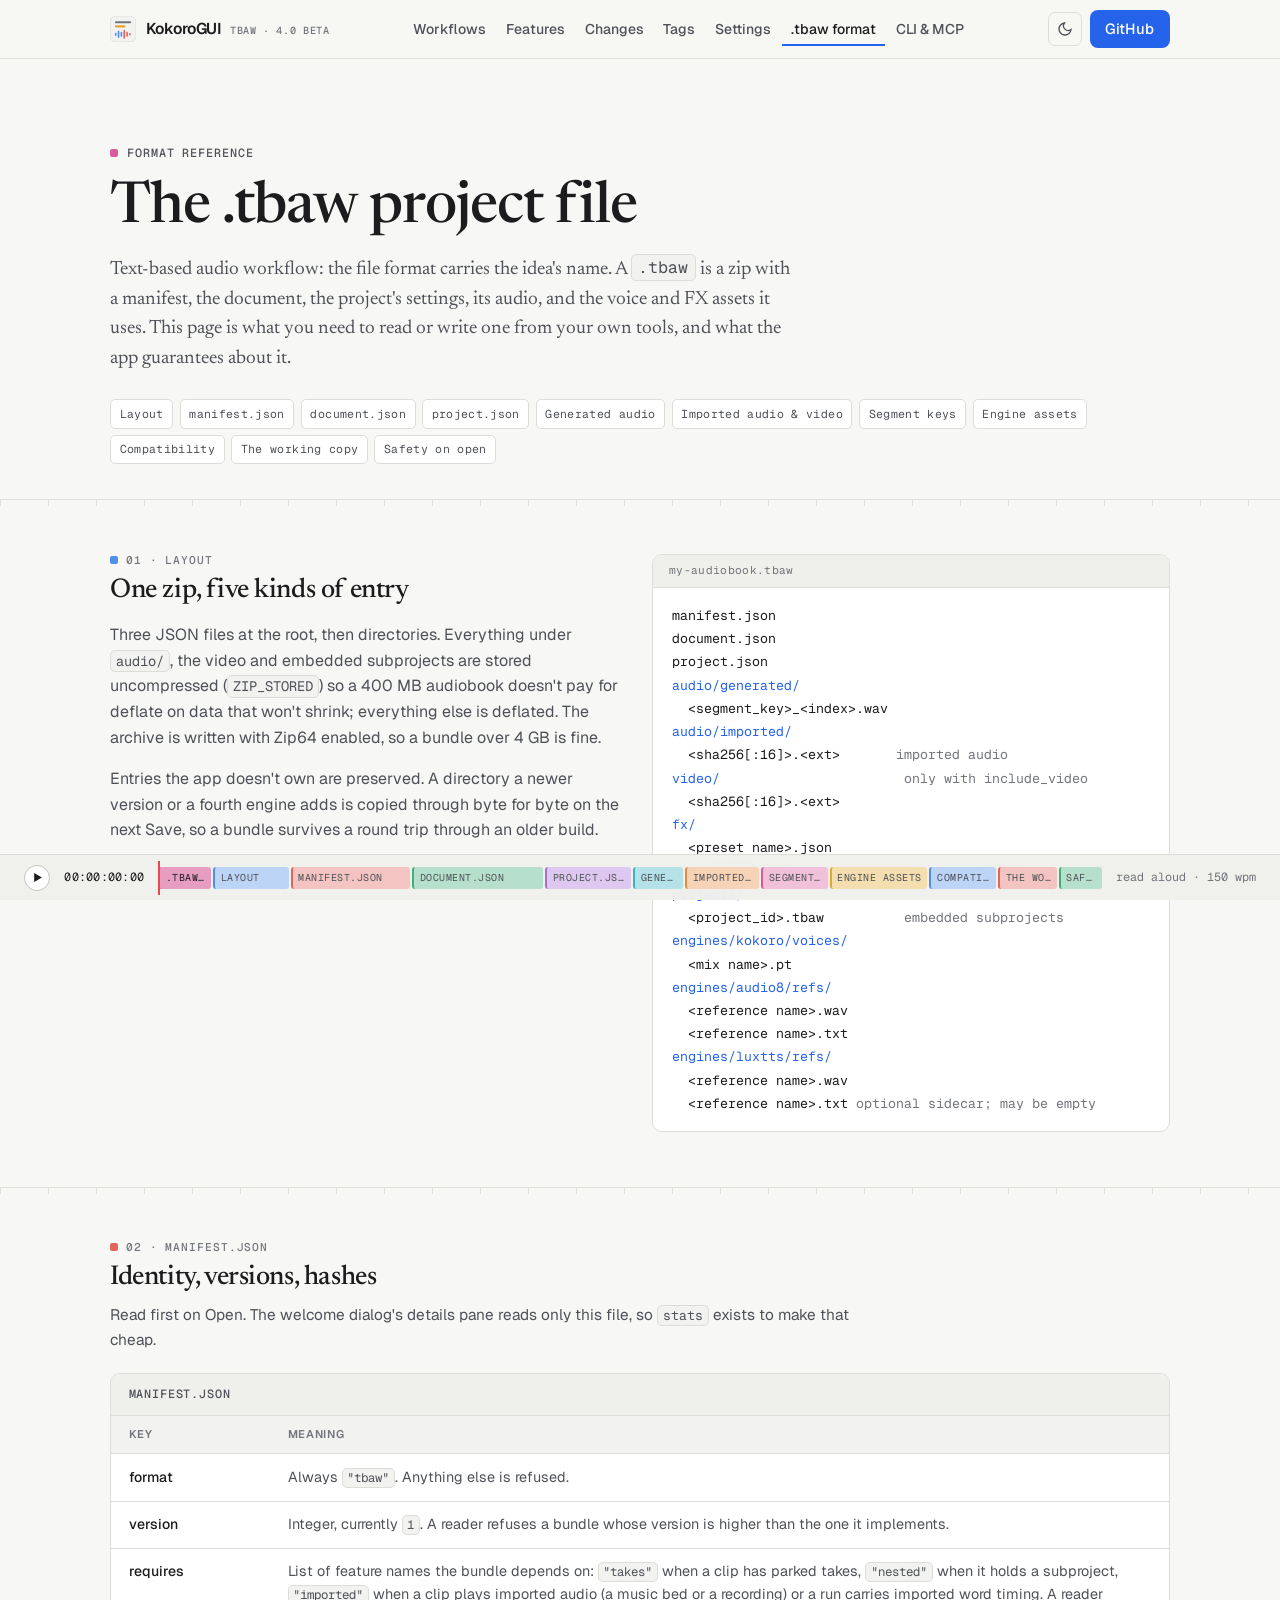
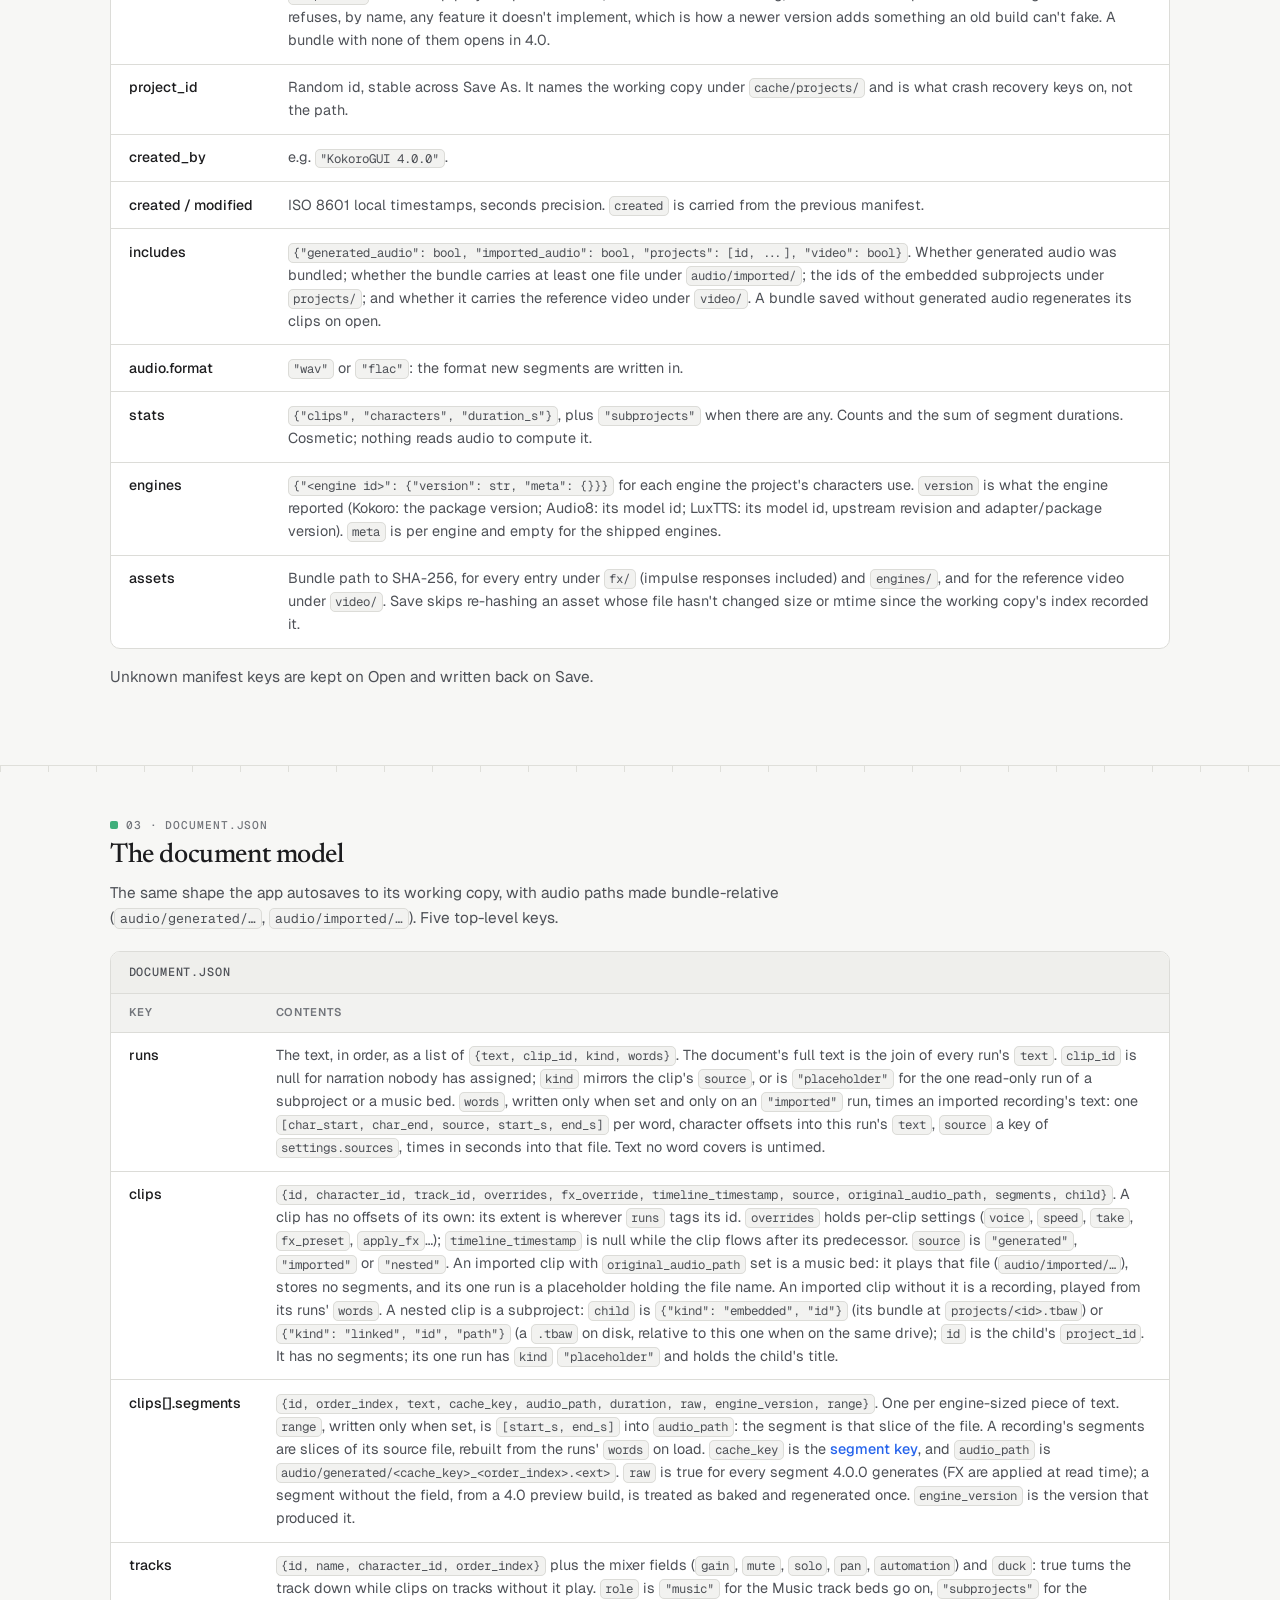
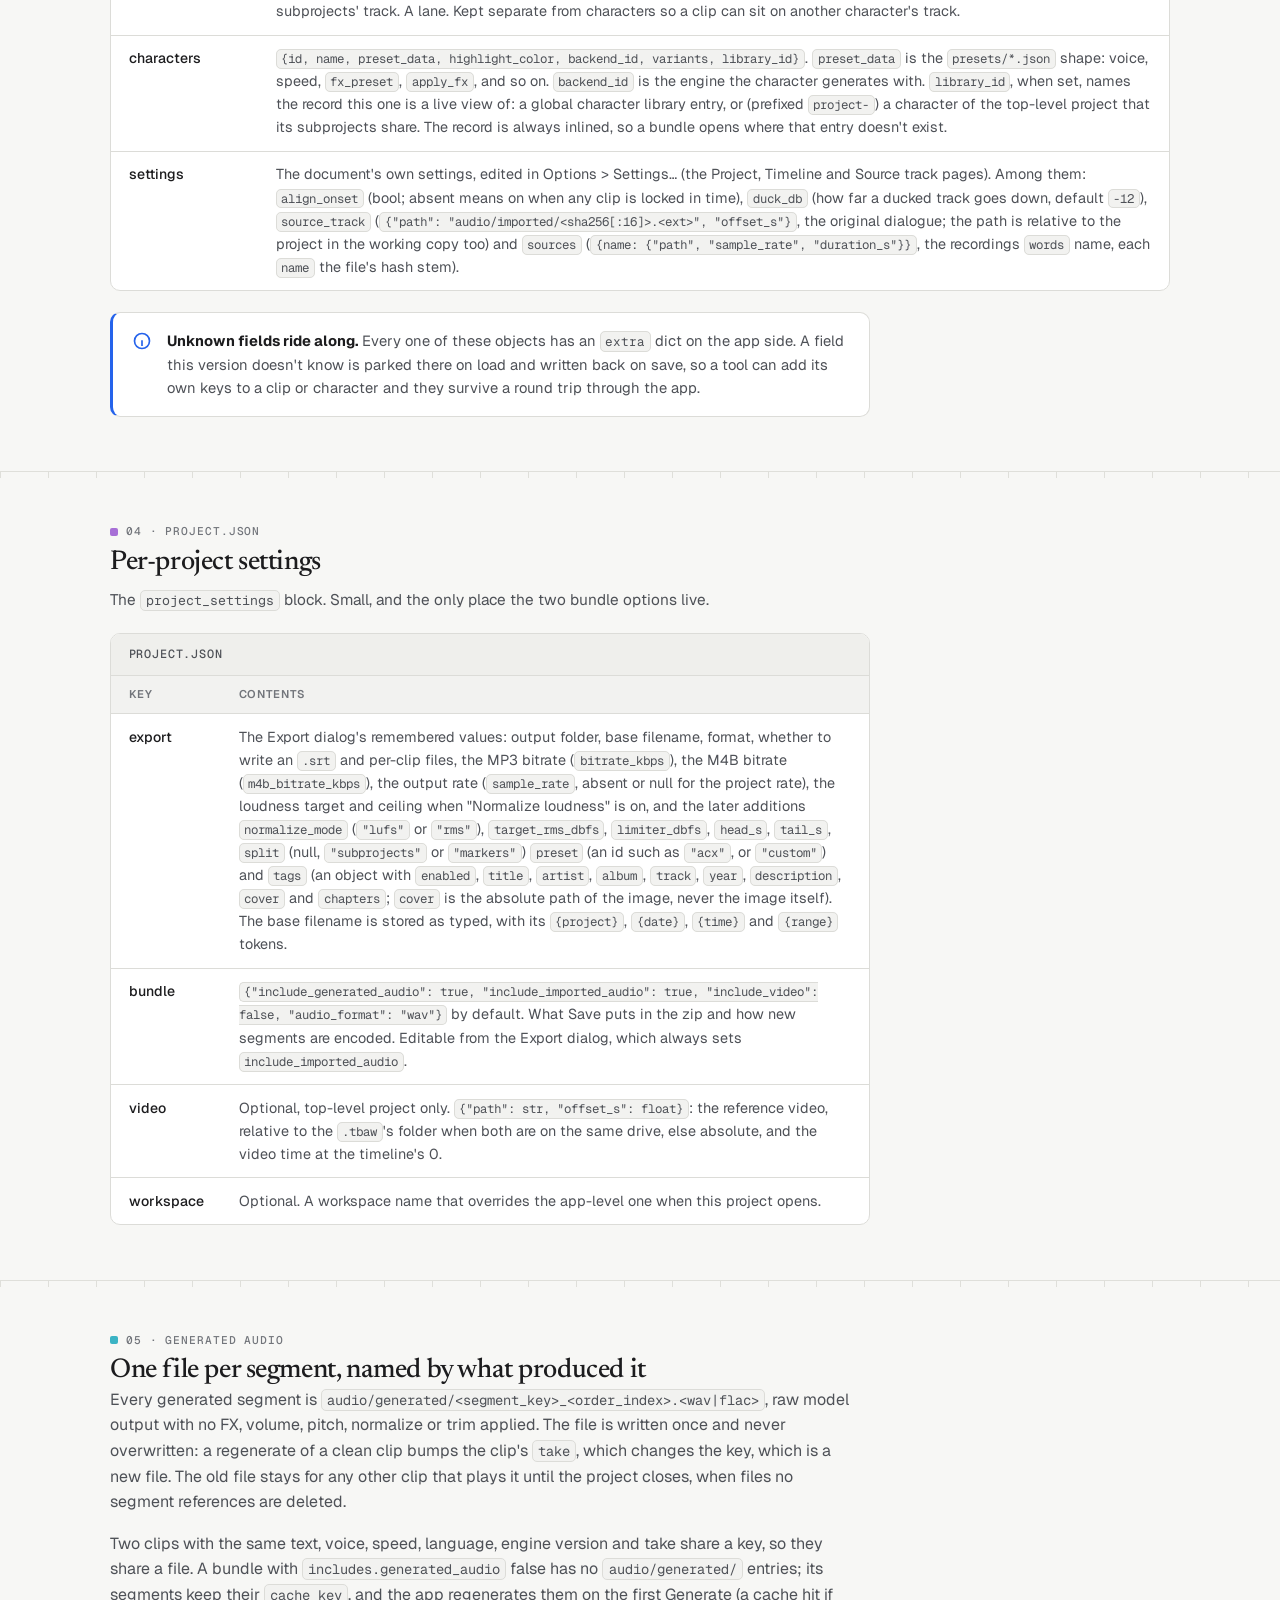
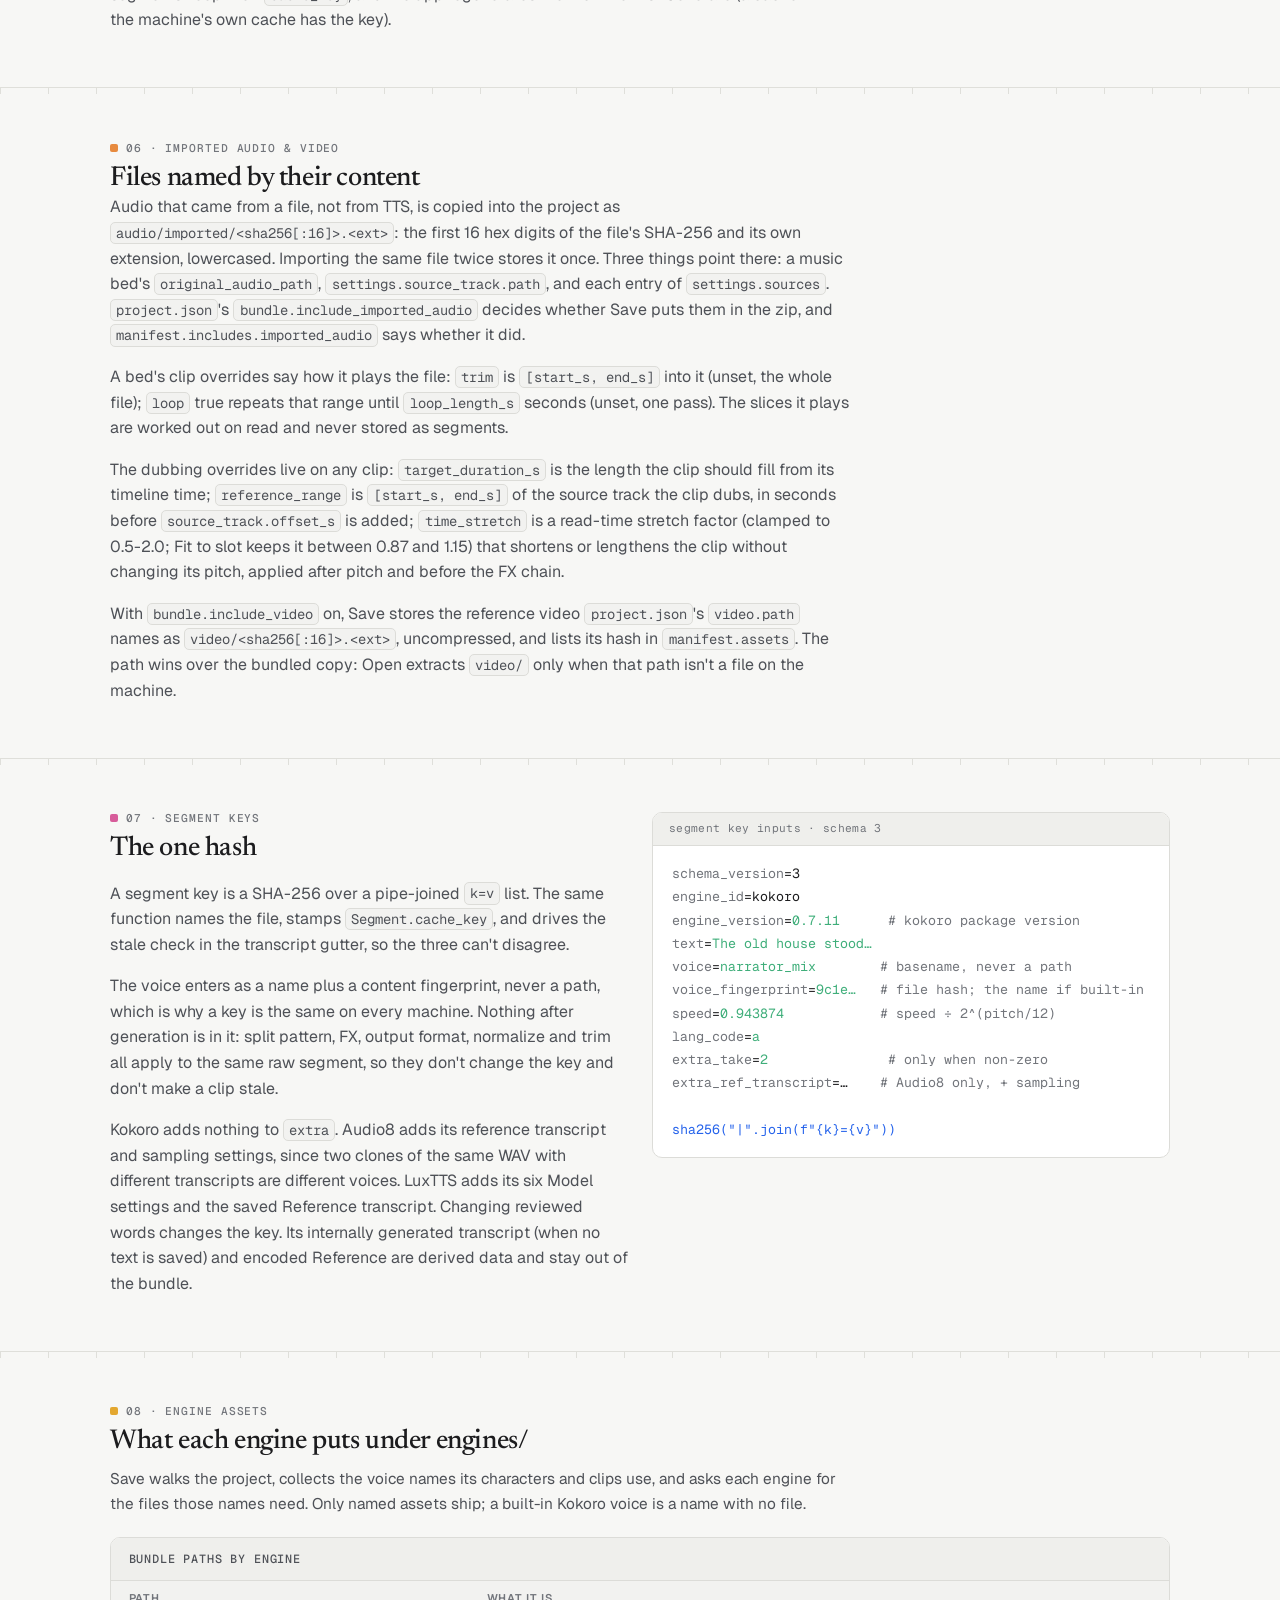
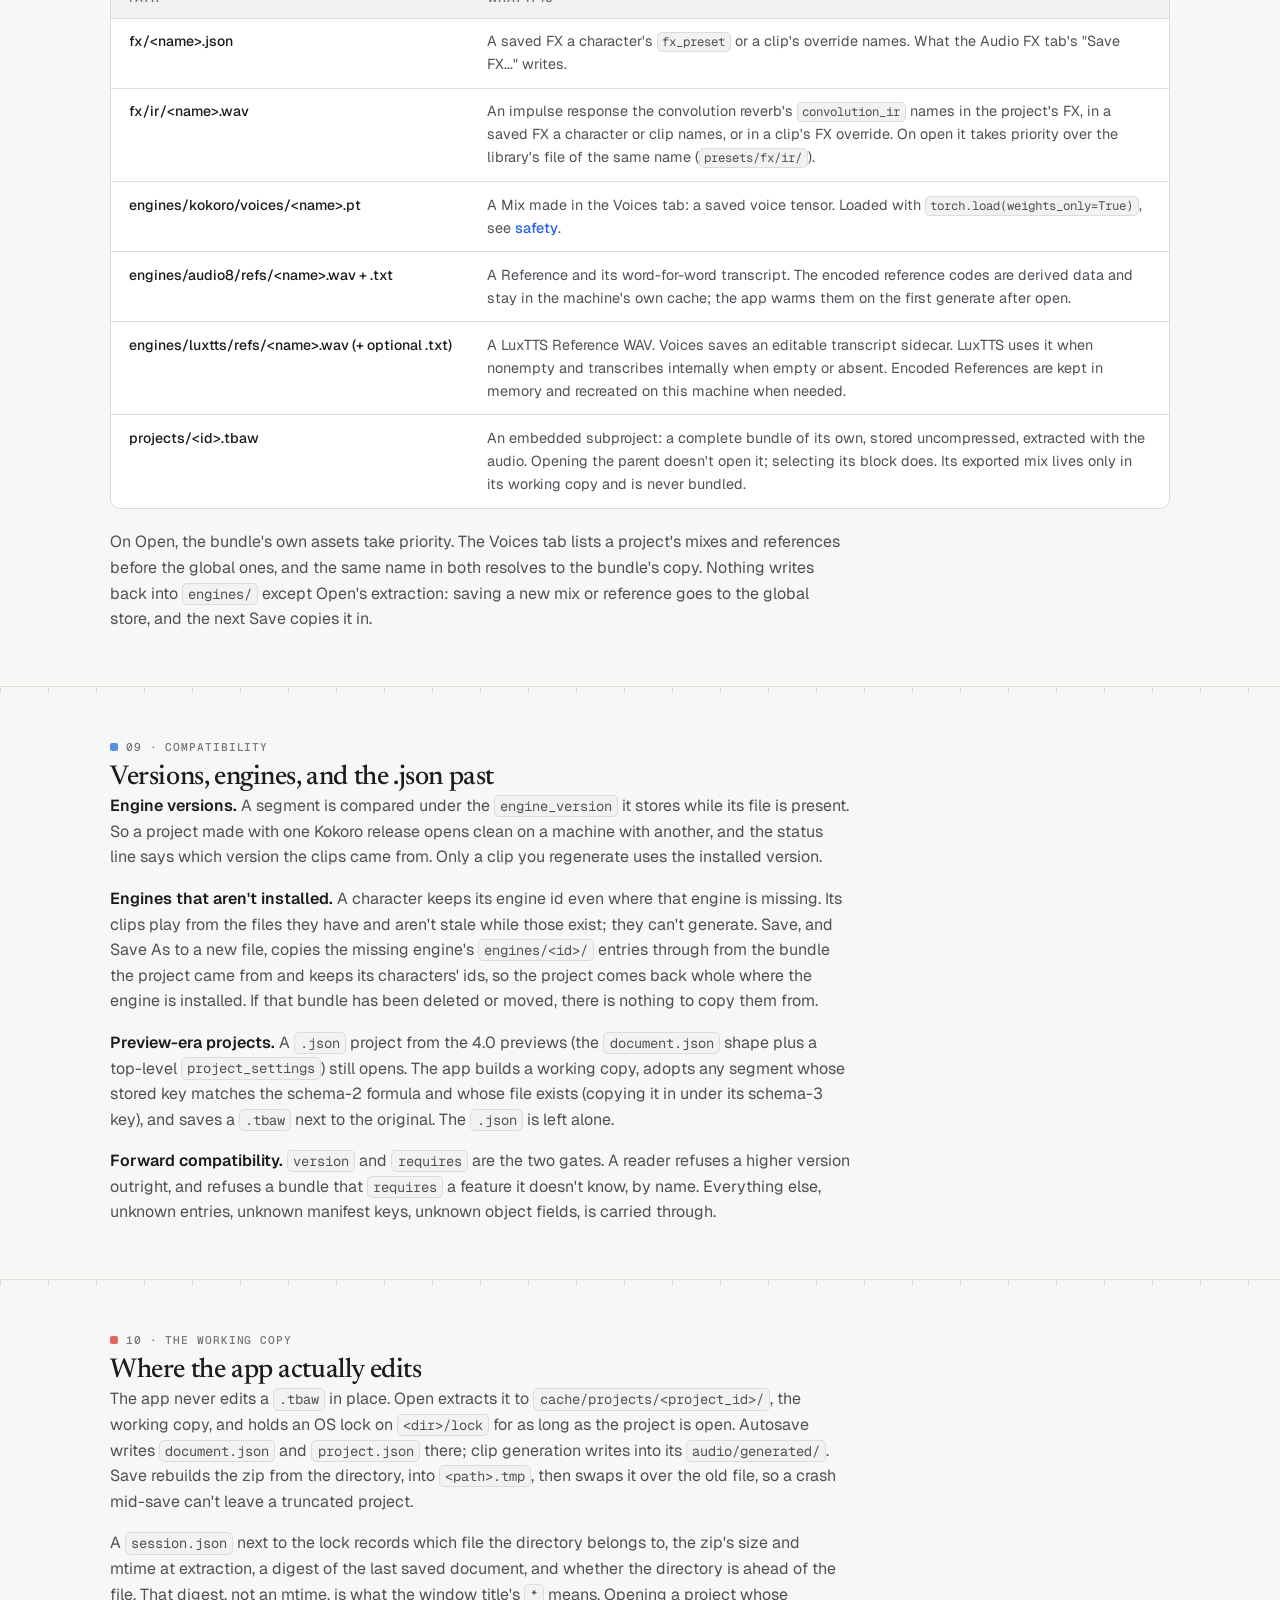
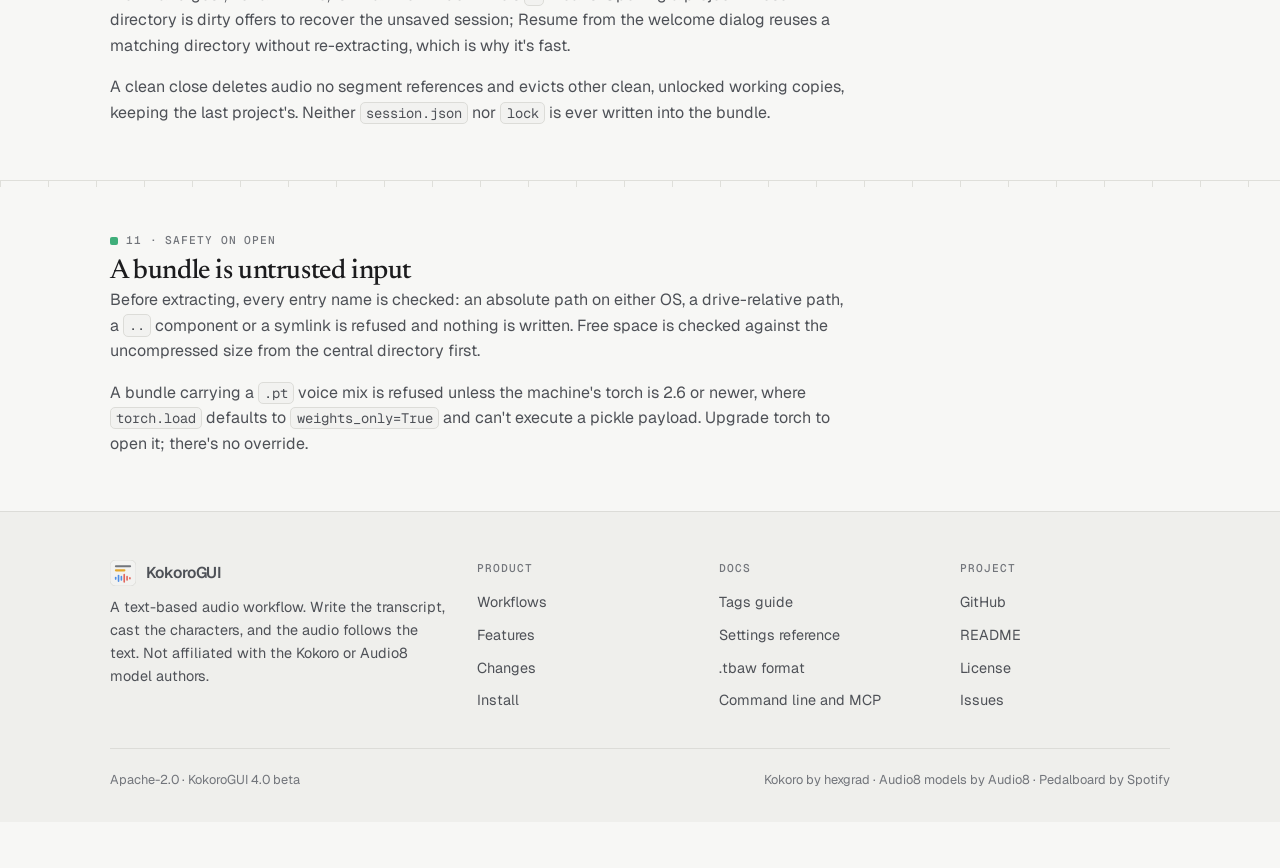
<file: docs/format.html>
<!doctype html>
<html lang="en">
<head>
<meta charset="UTF-8" />
<meta name="viewport" content="width=device-width, initial-scale=1.0" />
<title>The .tbaw project format · KokoroGUI</title>
<meta name="description" content="What a .tbaw (text-based audio workflow) project file contains: the manifest, document.json, project.json, generated audio named by segment key, and per-engine voices. Enough to read or write one from another tool." />
<meta name="robots" content="index, follow, max-image-preview:large" />
<link rel="canonical" href="https://coffeemethod.github.io/KokoroGUI/format.html" />
<meta name="theme-color" content="#1e1f22" />
<meta property="og:site_name" content="KokoroGUI" />
<meta property="og:title" content="The .tbaw project format · KokoroGUI" />
<meta property="og:description" content="What a .tbaw (text-based audio workflow) project file contains: the manifest, document.json, project.json, generated audio named by segment key, and per-engine voices. Enough to read or write one from another tool." />
<meta property="og:type" content="article" />
<meta property="og:url" content="https://coffeemethod.github.io/KokoroGUI/format.html" />
<meta property="og:image" content="https://coffeemethod.github.io/KokoroGUI/assets/shell_dark.png" />
<meta name="twitter:card" content="summary_large_image" />
<script type="application/ld+json">
{
  "@context": "https://schema.org",
  "@type": "BreadcrumbList",
  "itemListElement": [
    {
      "@type": "ListItem",
      "position": 1,
      "name": "KokoroGUI",
      "item": "https://coffeemethod.github.io/KokoroGUI/"
    },
    {
      "@type": "ListItem",
      "position": 2,
      "name": ".tbaw format",
      "item": "https://coffeemethod.github.io/KokoroGUI/format.html"
    }
  ]
}
</script>
<link rel="icon" href="data:image/svg+xml,%3Csvg xmlns='http://www.w3.org/2000/svg' viewBox='0 0 64 64'%3E%3Crect width='64' height='64' rx='14' fill='%231e1f22'/%3E%3Crect x='12' y='13' width='40' height='5' rx='2.5' fill='%23868a91'/%3E%3Crect x='12' y='23' width='26' height='5' rx='2.5' fill='%23e3a72f'/%3E%3Cg fill='%234f8fe6'%3E%3Crect x='12' y='41' width='4' height='8' rx='2'/%3E%3Crect x='19' y='36' width='4' height='18' rx='2'/%3E%3Crect x='26' y='39' width='4' height='12' rx='2'/%3E%3C/g%3E%3Cg fill='%23e0655c'%3E%3Crect x='33' y='34' width='4' height='22' rx='2'/%3E%3Crect x='40' y='39' width='4' height='12' rx='2'/%3E%3Crect x='47' y='42' width='4' height='6' rx='2'/%3E%3C/g%3E%3C/svg%3E" />
<link rel="preconnect" href="https://fonts.googleapis.com" />
<link rel="preconnect" href="https://fonts.gstatic.com" crossorigin />
<link href="https://fonts.googleapis.com/css2?family=Geist:wght@400;500;600&family=Geist+Mono:wght@400;500&family=Newsreader:ital,opsz,wght@0,6..72,400;0,6..72,500;1,6..72,400&display=swap" rel="stylesheet" />
<link rel="stylesheet" href="assets/site.css" />
<style>
  .two{ display:grid; grid-template-columns: 1fr 1fr; gap: 1.5rem; align-items:start; }
  @media (max-width: 860px){ .two{ grid-template-columns: 1fr; } }
</style>
</head>
<body>

<header class="site">
  <nav class="wrap">
    <a class="brand" href="index.html">
      <svg class="brand-mark" viewBox="0 0 64 64" aria-hidden="true">
        <rect width="64" height="64" rx="14" fill="var(--surface-2)" stroke="var(--border-2)"/>
        <rect x="12" y="13" width="40" height="5" rx="2.5" fill="var(--text-3)"/>
        <rect x="12" y="23" width="26" height="5" rx="2.5" fill="var(--c1)"/>
        <g fill="var(--c2)"><rect x="12" y="41" width="4" height="8" rx="2"/><rect x="19" y="36" width="4" height="18" rx="2"/><rect x="26" y="39" width="4" height="12" rx="2"/></g>
        <g fill="var(--c3)"><rect x="33" y="34" width="4" height="22" rx="2"/><rect x="40" y="39" width="4" height="12" rx="2"/><rect x="47" y="42" width="4" height="6" rx="2"/></g>
      </svg>
      <span class="brand-word">KokoroGUI<span class="ver">TBAW · 4.0 beta</span></span>
    </a>
    <div class="navlinks">
      <a href="index.html#workflows">Workflows</a>
      <a href="index.html#features">Features</a>
      <a href="changes.html">Changes</a>
      <a href="scripting.html">Tags</a>
      <a href="settings.html">Settings</a>
      <a href="format.html" aria-current="page">.tbaw format</a>
      <a href="cli.html">CLI &amp; MCP</a>
    </div>
    <div class="navctas">
      <button class="icon-btn" id="themeToggle" aria-label="Toggle color theme" title="Toggle color theme">
        <svg id="iconSun" width="16" height="16" viewBox="0 0 24 24" fill="none" stroke="currentColor" stroke-width="2" stroke-linecap="round"><circle cx="12" cy="12" r="4"/><path d="M12 2v2M12 20v2M4.9 4.9l1.4 1.4M17.7 17.7l1.4 1.4M2 12h2M20 12h2M4.9 19.1l1.4-1.4M17.7 6.3l1.4-1.4"/></svg>
        <svg id="iconMoon" width="16" height="16" viewBox="0 0 24 24" fill="none" stroke="currentColor" stroke-width="2" stroke-linecap="round" style="display:none"><path d="M21 12.8A9 9 0 1 1 11.2 3 7 7 0 0 0 21 12.8Z"/></svg>
      </button>
      <button class="icon-btn menu-btn" id="menuToggle" aria-label="Open menu" aria-expanded="false">
        <svg width="16" height="16" viewBox="0 0 24 24" fill="none" stroke="currentColor" stroke-width="2" stroke-linecap="round"><path d="M4 7h16M4 12h16M4 17h16"/></svg>
      </button>
      <a class="btn btn-primary" href="https://github.com/CoffeeMethod/KokoroGUI" target="_blank" rel="noopener">GitHub</a>
    </div>
  </nav>
</header>

<main>
  <section class="page-head" data-clip=".tbaw format" data-cc="c8">
    <div class="wrap">
      <span class="eyebrow c8">Format reference</span>
      <h1>The .tbaw project file</h1>
      <p class="lede">Text-based audio workflow: the file format carries the idea's name. A <code>.tbaw</code> is a zip with a manifest, the document, the project's settings, its audio, and the voice and FX assets it uses. This page is what you need to read or write one from your own tools, and what the app guarantees about it.</p>
      <div class="toc">
        <a href="#layout">Layout</a>
        <a href="#manifest">manifest.json</a>
        <a href="#document">document.json</a>
        <a href="#project">project.json</a>
        <a href="#audio">Generated audio</a>
        <a href="#imported">Imported audio &amp; video</a>
        <a href="#keys">Segment keys</a>
        <a href="#assets">Engine assets</a>
        <a href="#compat">Compatibility</a>
        <a href="#working">The working copy</a>
        <a href="#safety">Safety on open</a>
      </div>
    </div>
  </section>

  <section class="doc-section" id="layout">
    <div class="wrap">
      <div class="two">
        <div class="prose reveal">
          <h2><span class="idx">01 · Layout</span>One zip, five kinds of entry</h2>
          <p>Three JSON files at the root, then directories. Everything under <code>audio/</code>, the video and embedded subprojects are stored uncompressed (<code>ZIP_STORED</code>) so a 400 MB audiobook doesn't pay for deflate on data that won't shrink; everything else is deflated. The archive is written with Zip64 enabled, so a bundle over 4 GB is fine.</p>
          <p>Entries the app doesn't own are preserved. A directory a newer version or a fourth engine adds is copied through byte for byte on the next Save, so a bundle survives a round trip through an older build.</p>
        </div>
        <div class="code-block reveal">
          <div class="head">my-audiobook.tbaw</div>
          <pre class="tree"><span class="f">manifest.json</span>
<span class="f">document.json</span>
<span class="f">project.json</span>
<span class="d">audio/generated/</span>
  <span class="f">&lt;segment_key&gt;_&lt;index&gt;.wav</span>
<span class="d">audio/imported/</span>
  <span class="f">&lt;sha256[:16]&gt;.&lt;ext&gt;</span>       <span class="c">imported audio</span>
<span class="d">video/</span>                       <span class="c">only with include_video</span>
  <span class="f">&lt;sha256[:16]&gt;.&lt;ext&gt;</span>
<span class="d">fx/</span>
  <span class="f">&lt;preset name&gt;.json</span>
  <span class="f">ir/&lt;name&gt;.wav</span>              <span class="c">impulse responses</span>
<span class="d">projects/</span>
  <span class="f">&lt;project_id&gt;.tbaw</span>          <span class="c">embedded subprojects</span>
<span class="d">engines/kokoro/voices/</span>
  <span class="f">&lt;mix name&gt;.pt</span>
<span class="d">engines/audio8/refs/</span>
  <span class="f">&lt;reference name&gt;.wav</span>
  <span class="f">&lt;reference name&gt;.txt</span>
<span class="d">engines/luxtts/refs/</span>
  <span class="f">&lt;reference name&gt;.wav</span>
  <span class="f">&lt;reference name&gt;.txt</span> <span class="c">optional sidecar; may be empty</span></pre>
        </div>
      </div>
    </div>
  </section>

  <section class="doc-section" id="manifest">
    <div class="wrap">
      <h2><span class="idx">02 · manifest.json</span>Identity, versions, hashes</h2>
      <p class="dek">Read first on Open. The welcome dialog's details pane reads only this file, so <code>stats</code> exists to make that cheap.</p>
      <div class="table-wrap reveal">
        <table class="ref">
          <caption>manifest.json</caption>
          <thead><tr><th>Key</th><th>Meaning</th></tr></thead>
          <tbody>
            <tr><td>format</td><td>Always <code>"tbaw"</code>. Anything else is refused.</td></tr>
            <tr><td>version</td><td>Integer, currently <code>1</code>. A reader refuses a bundle whose version is higher than the one it implements.</td></tr>
            <tr><td>requires</td><td>List of feature names the bundle depends on: <code>"takes"</code> when a clip has parked takes, <code>"nested"</code> when it holds a subproject, <code>"imported"</code> when a clip plays imported audio (a music bed or a recording) or a run carries imported word timing. A reader refuses, by name, any feature it doesn't implement, which is how a newer version adds something an old build can't fake. A bundle with none of them opens in 4.0.</td></tr>
            <tr><td>project_id</td><td>Random id, stable across Save As. It names the working copy under <code>cache/projects/</code> and is what crash recovery keys on, not the path.</td></tr>
            <tr><td>created_by</td><td>e.g. <code>"KokoroGUI 4.0.0"</code>.</td></tr>
            <tr><td>created / modified</td><td>ISO 8601 local timestamps, seconds precision. <code>created</code> is carried from the previous manifest.</td></tr>
            <tr><td>includes</td><td><code>{"generated_audio": bool, "imported_audio": bool, "projects": [id, ...], "video": bool}</code>. Whether generated audio was bundled; whether the bundle carries at least one file under <code>audio/imported/</code>; the ids of the embedded subprojects under <code>projects/</code>; and whether it carries the reference video under <code>video/</code>. A bundle saved without generated audio regenerates its clips on open.</td></tr>
            <tr><td>audio.format</td><td><code>"wav"</code> or <code>"flac"</code>: the format new segments are written in.</td></tr>
            <tr><td>stats</td><td><code>{"clips", "characters", "duration_s"}</code>, plus <code>"subprojects"</code> when there are any. Counts and the sum of segment durations. Cosmetic; nothing reads audio to compute it.</td></tr>
            <tr><td>engines</td><td><code>{"&lt;engine id&gt;": {"version": str, "meta": {}}}</code> for each engine the project's characters use. <code>version</code> is what the engine reported (Kokoro: the package version; Audio8: its model id; LuxTTS: its model id, upstream revision and adapter/package version). <code>meta</code> is per engine and empty for the shipped engines.</td></tr>
            <tr><td>assets</td><td>Bundle path to SHA-256, for every entry under <code>fx/</code> (impulse responses included) and <code>engines/</code>, and for the reference video under <code>video/</code>. Save skips re-hashing an asset whose file hasn't changed size or mtime since the working copy's index recorded it.</td></tr>
          </tbody>
        </table>
      </div>
      <p class="dek" style="margin-top:1rem;">Unknown manifest keys are kept on Open and written back on Save.</p>
    </div>
  </section>

  <section class="doc-section" id="document">
    <div class="wrap">
      <h2><span class="idx">03 · document.json</span>The document model</h2>
      <p class="dek">The same shape the app autosaves to its working copy, with audio paths made bundle-relative (<code>audio/generated/…</code>, <code>audio/imported/…</code>). Five top-level keys.</p>
      <div class="table-wrap reveal">
        <table class="ref">
          <caption>document.json</caption>
          <thead><tr><th>Key</th><th>Contents</th></tr></thead>
          <tbody>
            <tr><td>runs</td><td>The text, in order, as a list of <code>{text, clip_id, kind, words}</code>. The document's full text is the join of every run's <code>text</code>. <code>clip_id</code> is null for narration nobody has assigned; <code>kind</code> mirrors the clip's <code>source</code>, or is <code>"placeholder"</code> for the one read-only run of a subproject or a music bed. <code>words</code>, written only when set and only on an <code>"imported"</code> run, times an imported recording's text: one <code>[char_start, char_end, source, start_s, end_s]</code> per word, character offsets into this run's <code>text</code>, <code>source</code> a key of <code>settings.sources</code>, times in seconds into that file. Text no word covers is untimed.</td></tr>
            <tr><td>clips</td><td><code>{id, character_id, track_id, overrides, fx_override, timeline_timestamp, source, original_audio_path, segments, child}</code>. A clip has no offsets of its own: its extent is wherever <code>runs</code> tags its id. <code>overrides</code> holds per-clip settings (<code>voice</code>, <code>speed</code>, <code>take</code>, <code>fx_preset</code>, <code>apply_fx</code>…); <code>timeline_timestamp</code> is null while the clip flows after its predecessor. <code>source</code> is <code>"generated"</code>, <code>"imported"</code> or <code>"nested"</code>. An imported clip with <code>original_audio_path</code> set is a music bed: it plays that file (<code>audio/imported/…</code>), stores no segments, and its one run is a placeholder holding the file name. An imported clip without it is a recording, played from its runs' <code>words</code>. A nested clip is a subproject: <code>child</code> is <code>{"kind": "embedded", "id"}</code> (its bundle at <code>projects/&lt;id&gt;.tbaw</code>) or <code>{"kind": "linked", "id", "path"}</code> (a <code>.tbaw</code> on disk, relative to this one when on the same drive); <code>id</code> is the child's <code>project_id</code>. It has no segments; its one run has <code>kind</code> <code>"placeholder"</code> and holds the child's title.</td></tr>
            <tr><td>clips[].segments</td><td><code>{id, order_index, text, cache_key, audio_path, duration, raw, engine_version, range}</code>. One per engine-sized piece of text. <code>range</code>, written only when set, is <code>[start_s, end_s]</code> into <code>audio_path</code>: the segment is that slice of the file. A recording's segments are slices of its source file, rebuilt from the runs' <code>words</code> on load. <code>cache_key</code> is the <a href="#keys" class="link">segment key</a>, and <code>audio_path</code> is <code>audio/generated/&lt;cache_key&gt;_&lt;order_index&gt;.&lt;ext&gt;</code>. <code>raw</code> is true for every segment 4.0.0 generates (FX are applied at read time); a segment without the field, from a 4.0 preview build, is treated as baked and regenerated once. <code>engine_version</code> is the version that produced it.</td></tr>
            <tr><td>tracks</td><td><code>{id, name, character_id, order_index}</code> plus the mixer fields (<code>gain</code>, <code>mute</code>, <code>solo</code>, <code>pan</code>, <code>automation</code>) and <code>duck</code>: true turns the track down while clips on tracks without it play. <code>role</code> is <code>"music"</code> for the Music track beds go on, <code>"subprojects"</code> for the subprojects' track. A lane. Kept separate from characters so a clip can sit on another character's track.</td></tr>
            <tr><td>characters</td><td><code>{id, name, preset_data, highlight_color, backend_id, variants, library_id}</code>. <code>preset_data</code> is the <code>presets/*.json</code> shape: voice, speed, <code>fx_preset</code>, <code>apply_fx</code>, and so on. <code>backend_id</code> is the engine the character generates with. <code>library_id</code>, when set, names the record this one is a live view of: a global character library entry, or (prefixed <code>project-</code>) a character of the top-level project that its subprojects share. The record is always inlined, so a bundle opens where that entry doesn't exist.</td></tr>
            <tr><td>settings</td><td>The document's own settings, edited in Options &gt; Settings&hellip; (the Project, Timeline and Source track pages). Among them: <code>align_onset</code> (bool; absent means on when any clip is locked in time), <code>duck_db</code> (how far a ducked track goes down, default <code>-12</code>), <code>source_track</code> (<code>{"path": "audio/imported/&lt;sha256[:16]&gt;.&lt;ext&gt;", "offset_s"}</code>, the original dialogue; the path is relative to the project in the working copy too) and <code>sources</code> (<code>{name: {"path", "sample_rate", "duration_s"}}</code>, the recordings <code>words</code> name, each <code>name</code> the file's hash stem).</td></tr>
          </tbody>
        </table>
      </div>
      <div class="callout info reveal" style="max-width:760px; margin-top:1.3rem;">
        <svg class="icon" viewBox="0 0 24 24" fill="none" stroke="currentColor" stroke-width="2"><circle cx="12" cy="12" r="9"/><path d="M12 8h.01M11 12h1v5h1"/></svg>
        <div>
          <p><strong>Unknown fields ride along.</strong> Every one of these objects has an <code>extra</code> dict on the app side. A field this version doesn't know is parked there on load and written back on save, so a tool can add its own keys to a clip or character and they survive a round trip through the app.</p>
        </div>
      </div>
    </div>
  </section>

  <section class="doc-section" id="project">
    <div class="wrap">
      <h2><span class="idx">04 · project.json</span>Per-project settings</h2>
      <p class="dek">The <code>project_settings</code> block. Small, and the only place the two bundle options live.</p>
      <div class="table-wrap reveal" style="max-width:760px;">
        <table class="ref">
          <caption>project.json</caption>
          <thead><tr><th>Key</th><th>Contents</th></tr></thead>
          <tbody>
            <tr><td>export</td><td>The Export dialog's remembered values: output folder, base filename, format, whether to write an <code>.srt</code> and per-clip files, the MP3 bitrate (<code>bitrate_kbps</code>), the M4B bitrate (<code>m4b_bitrate_kbps</code>), the output rate (<code>sample_rate</code>, absent or null for the project rate), the loudness target and ceiling when "Normalize loudness" is on, and the later additions <code>normalize_mode</code> (<code>"lufs"</code> or <code>"rms"</code>), <code>target_rms_dbfs</code>, <code>limiter_dbfs</code>, <code>head_s</code>, <code>tail_s</code>, <code>split</code> (null, <code>"subprojects"</code> or <code>"markers"</code>) <code>preset</code> (an id such as <code>"acx"</code>, or <code>"custom"</code>) and <code>tags</code> (an object with <code>enabled</code>, <code>title</code>, <code>artist</code>, <code>album</code>, <code>track</code>, <code>year</code>, <code>description</code>, <code>cover</code> and <code>chapters</code>; <code>cover</code> is the absolute path of the image, never the image itself). The base filename is stored as typed, with its <code>{project}</code>, <code>{date}</code>, <code>{time}</code> and <code>{range}</code> tokens.</td></tr>
            <tr><td>bundle</td><td><code>{"include_generated_audio": true, "include_imported_audio": true, "include_video": false, "audio_format": "wav"}</code> by default. What Save puts in the zip and how new segments are encoded. Editable from the Export dialog, which always sets <code>include_imported_audio</code>.</td></tr>
            <tr><td>video</td><td>Optional, top-level project only. <code>{"path": str, "offset_s": float}</code>: the reference video, relative to the <code>.tbaw</code>'s folder when both are on the same drive, else absolute, and the video time at the timeline's 0.</td></tr>
            <tr><td>workspace</td><td>Optional. A workspace name that overrides the app-level one when this project opens.</td></tr>
          </tbody>
        </table>
      </div>
    </div>
  </section>

  <section class="doc-section" id="audio">
    <div class="wrap">
      <h2><span class="idx">05 · Generated audio</span>One file per segment, named by what produced it</h2>
      <div class="prose reveal">
        <p>Every generated segment is <code>audio/generated/&lt;segment_key&gt;_&lt;order_index&gt;.&lt;wav|flac&gt;</code>, raw model output with no FX, volume, pitch, normalize or trim applied. The file is written once and never overwritten: a regenerate of a clean clip bumps the clip's <code>take</code>, which changes the key, which is a new file. The old file stays for any other clip that plays it until the project closes, when files no segment references are deleted.</p>
        <p>Two clips with the same text, voice, speed, language, engine version and take share a key, so they share a file. A bundle with <code>includes.generated_audio</code> false has no <code>audio/generated/</code> entries; its segments keep their <code>cache_key</code>, and the app regenerates them on the first Generate (a cache hit if the machine's own cache has the key).</p>
      </div>
    </div>
  </section>

  <section class="doc-section" id="imported">
    <div class="wrap">
      <h2><span class="idx">06 · Imported audio &amp; video</span>Files named by their content</h2>
      <div class="prose reveal">
        <p>Audio that came from a file, not from TTS, is copied into the project as <code>audio/imported/&lt;sha256[:16]&gt;.&lt;ext&gt;</code>: the first 16 hex digits of the file's SHA-256 and its own extension, lowercased. Importing the same file twice stores it once. Three things point there: a music bed's <code>original_audio_path</code>, <code>settings.source_track.path</code>, and each entry of <code>settings.sources</code>. <code>project.json</code>'s <code>bundle.include_imported_audio</code> decides whether Save puts them in the zip, and <code>manifest.includes.imported_audio</code> says whether it did.</p>
        <p>A bed's clip overrides say how it plays the file: <code>trim</code> is <code>[start_s, end_s]</code> into it (unset, the whole file); <code>loop</code> true repeats that range until <code>loop_length_s</code> seconds (unset, one pass). The slices it plays are worked out on read and never stored as segments.</p>
        <p>The dubbing overrides live on any clip: <code>target_duration_s</code> is the length the clip should fill from its timeline time; <code>reference_range</code> is <code>[start_s, end_s]</code> of the source track the clip dubs, in seconds before <code>source_track.offset_s</code> is added; <code>time_stretch</code> is a read-time stretch factor (clamped to 0.5-2.0; Fit to slot keeps it between 0.87 and 1.15) that shortens or lengthens the clip without changing its pitch, applied after pitch and before the FX chain.</p>
        <p>With <code>bundle.include_video</code> on, Save stores the reference video <code>project.json</code>'s <code>video.path</code> names as <code>video/&lt;sha256[:16]&gt;.&lt;ext&gt;</code>, uncompressed, and lists its hash in <code>manifest.assets</code>. The path wins over the bundled copy: Open extracts <code>video/</code> only when that path isn't a file on the machine.</p>
      </div>
    </div>
  </section>

  <section class="doc-section" id="keys">
    <div class="wrap">
      <div class="two">
        <div class="prose reveal">
          <h2><span class="idx">07 · Segment keys</span>The one hash</h2>
          <p>A segment key is a SHA-256 over a pipe-joined <code>k=v</code> list. The same function names the file, stamps <code>Segment.cache_key</code>, and drives the stale check in the transcript gutter, so the three can't disagree.</p>
          <p>The voice enters as a name plus a content fingerprint, never a path, which is why a key is the same on every machine. Nothing after generation is in it: split pattern, FX, output format, normalize and trim all apply to the same raw segment, so they don't change the key and don't make a clip stale.</p>
          <p>Kokoro adds nothing to <code>extra</code>. Audio8 adds its reference transcript and sampling settings, since two clones of the same WAV with different transcripts are different voices. LuxTTS adds its six Model settings and the saved Reference transcript. Changing reviewed words changes the key. Its internally generated transcript (when no text is saved) and encoded Reference are derived data and stay out of the bundle.</p>
        </div>
        <div class="code-block reveal">
          <div class="head">segment key inputs · schema 3</div>
          <pre><span class="c1">schema_version</span>=3
<span class="c1">engine_id</span>=kokoro
<span class="c1">engine_version</span>=<span class="c2">0.7.11</span>      <span class="c1"># kokoro package version</span>
<span class="c1">text</span>=<span class="c2">The old house stood…</span>
<span class="c1">voice</span>=<span class="c2">narrator_mix</span>        <span class="c1"># basename, never a path</span>
<span class="c1">voice_fingerprint</span>=<span class="c2">9c1e…</span>   <span class="c1"># file hash; the name if built-in</span>
<span class="c1">speed</span>=<span class="c2">0.943874</span>            <span class="c1"># speed ÷ 2^(pitch/12)</span>
<span class="c1">lang_code</span>=<span class="c2">a</span>
<span class="c1">extra_take</span>=<span class="c2">2</span>               <span class="c1"># only when non-zero</span>
<span class="c1">extra_ref_transcript</span>=…    <span class="c1"># Audio8 only, + sampling</span>

<span class="c3">sha256("|".join(f"{k}={v}"))</span></pre>
        </div>
      </div>
    </div>
  </section>

  <section class="doc-section" id="assets">
    <div class="wrap">
      <h2><span class="idx">08 · Engine assets</span>What each engine puts under engines/</h2>
      <p class="dek">Save walks the project, collects the voice names its characters and clips use, and asks each engine for the files those names need. Only named assets ship; a built-in Kokoro voice is a name with no file.</p>
      <div class="table-wrap reveal">
        <table class="ref">
          <caption>Bundle paths by engine</caption>
          <thead><tr><th>Path</th><th>What it is</th></tr></thead>
          <tbody>
            <tr><td>fx/&lt;name&gt;.json</td><td>A saved FX a character's <code>fx_preset</code> or a clip's override names. What the Audio FX tab's "Save FX..." writes.</td></tr>
            <tr><td>fx/ir/&lt;name&gt;.wav</td><td>An impulse response the convolution reverb's <code>convolution_ir</code> names in the project's FX, in a saved FX a character or clip names, or in a clip's FX override. On open it takes priority over the library's file of the same name (<code>presets/fx/ir/</code>).</td></tr>
            <tr><td>engines/kokoro/voices/&lt;name&gt;.pt</td><td>A Mix made in the Voices tab: a saved voice tensor. Loaded with <code>torch.load(weights_only=True)</code>, see <a href="#safety" class="link">safety</a>.</td></tr>
            <tr><td>engines/audio8/refs/&lt;name&gt;.wav + .txt</td><td>A Reference and its word-for-word transcript. The encoded reference codes are derived data and stay in the machine's own cache; the app warms them on the first generate after open.</td></tr>
            <tr><td>engines/luxtts/refs/&lt;name&gt;.wav (+ optional .txt)</td><td>A LuxTTS Reference WAV. Voices saves an editable transcript sidecar. LuxTTS uses it when nonempty and transcribes internally when empty or absent. Encoded References are kept in memory and recreated on this machine when needed.</td></tr>
            <tr><td>projects/&lt;id&gt;.tbaw</td><td>An embedded subproject: a complete bundle of its own, stored uncompressed, extracted with the audio. Opening the parent doesn't open it; selecting its block does. Its exported mix lives only in its working copy and is never bundled.</td></tr>
          </tbody>
        </table>
      </div>
      <div class="prose reveal" style="margin-top:1.3rem;">
        <p>On Open, the bundle's own assets take priority. The Voices tab lists a project's mixes and references before the global ones, and the same name in both resolves to the bundle's copy. Nothing writes back into <code>engines/</code> except Open's extraction: saving a new mix or reference goes to the global store, and the next Save copies it in.</p>
      </div>
    </div>
  </section>

  <section class="doc-section" id="compat">
    <div class="wrap">
      <h2><span class="idx">09 · Compatibility</span>Versions, engines, and the .json past</h2>
      <div class="prose reveal">
        <p><strong>Engine versions.</strong> A segment is compared under the <code>engine_version</code> it stores while its file is present. So a project made with one Kokoro release opens clean on a machine with another, and the status line says which version the clips came from. Only a clip you regenerate uses the installed version.</p>
        <p><strong>Engines that aren't installed.</strong> A character keeps its engine id even where that engine is missing. Its clips play from the files they have and aren't stale while those exist; they can't generate. Save, and Save As to a new file, copies the missing engine's <code>engines/&lt;id&gt;/</code> entries through from the bundle the project came from and keeps its characters' ids, so the project comes back whole where the engine is installed. If that bundle has been deleted or moved, there is nothing to copy them from.</p>
        <p><strong>Preview-era projects.</strong> A <code>.json</code> project from the 4.0 previews (the <code>document.json</code> shape plus a top-level <code>project_settings</code>) still opens. The app builds a working copy, adopts any segment whose stored key matches the schema-2 formula and whose file exists (copying it in under its schema-3 key), and saves a <code>.tbaw</code> next to the original. The <code>.json</code> is left alone.</p>
        <p><strong>Forward compatibility.</strong> <code>version</code> and <code>requires</code> are the two gates. A reader refuses a higher version outright, and refuses a bundle that <code>requires</code> a feature it doesn't know, by name. Everything else, unknown entries, unknown manifest keys, unknown object fields, is carried through.</p>
      </div>
    </div>
  </section>

  <section class="doc-section" id="working">
    <div class="wrap">
      <h2><span class="idx">10 · The working copy</span>Where the app actually edits</h2>
      <div class="prose reveal">
        <p>The app never edits a <code>.tbaw</code> in place. Open extracts it to <code>cache/projects/&lt;project_id&gt;/</code>, the working copy, and holds an OS lock on <code>&lt;dir&gt;/lock</code> for as long as the project is open. Autosave writes <code>document.json</code> and <code>project.json</code> there; clip generation writes into its <code>audio/generated/</code>. Save rebuilds the zip from the directory, into <code>&lt;path&gt;.tmp</code>, then swaps it over the old file, so a crash mid-save can't leave a truncated project.</p>
        <p>A <code>session.json</code> next to the lock records which file the directory belongs to, the zip's size and mtime at extraction, a digest of the last saved document, and whether the directory is ahead of the file. That digest, not an mtime, is what the window title's <code>*</code> means. Opening a project whose directory is dirty offers to recover the unsaved session; Resume from the welcome dialog reuses a matching directory without re-extracting, which is why it's fast.</p>
        <p>A clean close deletes audio no segment references and evicts other clean, unlocked working copies, keeping the last project's. Neither <code>session.json</code> nor <code>lock</code> is ever written into the bundle.</p>
      </div>
    </div>
  </section>

  <section class="doc-section" id="safety">
    <div class="wrap">
      <h2><span class="idx">11 · Safety on open</span>A bundle is untrusted input</h2>
      <div class="prose reveal">
        <p>Before extracting, every entry name is checked: an absolute path on either OS, a drive-relative path, a <code>..</code> component or a symlink is refused and nothing is written. Free space is checked against the uncompressed size from the central directory first.</p>
        <p>A bundle carrying a <code>.pt</code> voice mix is refused unless the machine's torch is 2.6 or newer, where <code>torch.load</code> defaults to <code>weights_only=True</code> and can't execute a pickle payload. Upgrade torch to open it; there's no override.</p>
      </div>
    </div>
  </section>
</main>

<footer class="site">
  <div class="wrap">
    <div class="cols">
      <div>
        <a class="brand" href="index.html">
      <svg class="brand-mark" viewBox="0 0 64 64" aria-hidden="true">
        <rect width="64" height="64" rx="14" fill="var(--surface-2)" stroke="var(--border-2)"/>
        <rect x="12" y="13" width="40" height="5" rx="2.5" fill="var(--text-3)"/>
        <rect x="12" y="23" width="26" height="5" rx="2.5" fill="var(--c1)"/>
        <g fill="var(--c2)"><rect x="12" y="41" width="4" height="8" rx="2"/><rect x="19" y="36" width="4" height="18" rx="2"/><rect x="26" y="39" width="4" height="12" rx="2"/></g>
        <g fill="var(--c3)"><rect x="33" y="34" width="4" height="22" rx="2"/><rect x="40" y="39" width="4" height="12" rx="2"/><rect x="47" y="42" width="4" height="6" rx="2"/></g>
      </svg>
          <span class="brand-word">KokoroGUI</span>
        </a>
        <p class="blurb">A text-based audio workflow. Write the transcript, cast the characters, and the audio follows the text. Not affiliated with the Kokoro or Audio8 model authors.</p>
      </div>
      <div>
        <h5>Product</h5>
        <ul>
          <li><a href="index.html#workflows">Workflows</a></li>
          <li><a href="index.html#features">Features</a></li>
          <li><a href="changes.html">Changes</a></li>
          <li><a href="index.html#install">Install</a></li>
        </ul>
      </div>
      <div>
        <h5>Docs</h5>
        <ul>
          <li><a href="scripting.html">Tags guide</a></li>
          <li><a href="settings.html">Settings reference</a></li>
          <li><a href="format.html">.tbaw format</a></li>
          <li><a href="cli.html">Command line and MCP</a></li>
        </ul>
      </div>
      <div>
        <h5>Project</h5>
        <ul>
          <li><a href="https://github.com/CoffeeMethod/KokoroGUI" target="_blank" rel="noopener">GitHub</a></li>
          <li><a href="https://github.com/CoffeeMethod/KokoroGUI/blob/main/README.md" target="_blank" rel="noopener">README</a></li>
          <li><a href="https://github.com/CoffeeMethod/KokoroGUI/blob/main/LICENSE" target="_blank" rel="noopener">License</a></li>
          <li><a href="https://github.com/CoffeeMethod/KokoroGUI/issues" target="_blank" rel="noopener">Issues</a></li>
        </ul>
      </div>
    </div>
    <div class="bottom">
      <span>Apache-2.0 · KokoroGUI 4.0 beta</span>
      <span>Kokoro by hexgrad · Audio8 models by Audio8 · Pedalboard by Spotify</span>
    </div>
  </div>
</footer>

<script src="assets/site.js"></script>
</body>
</html>
</file>
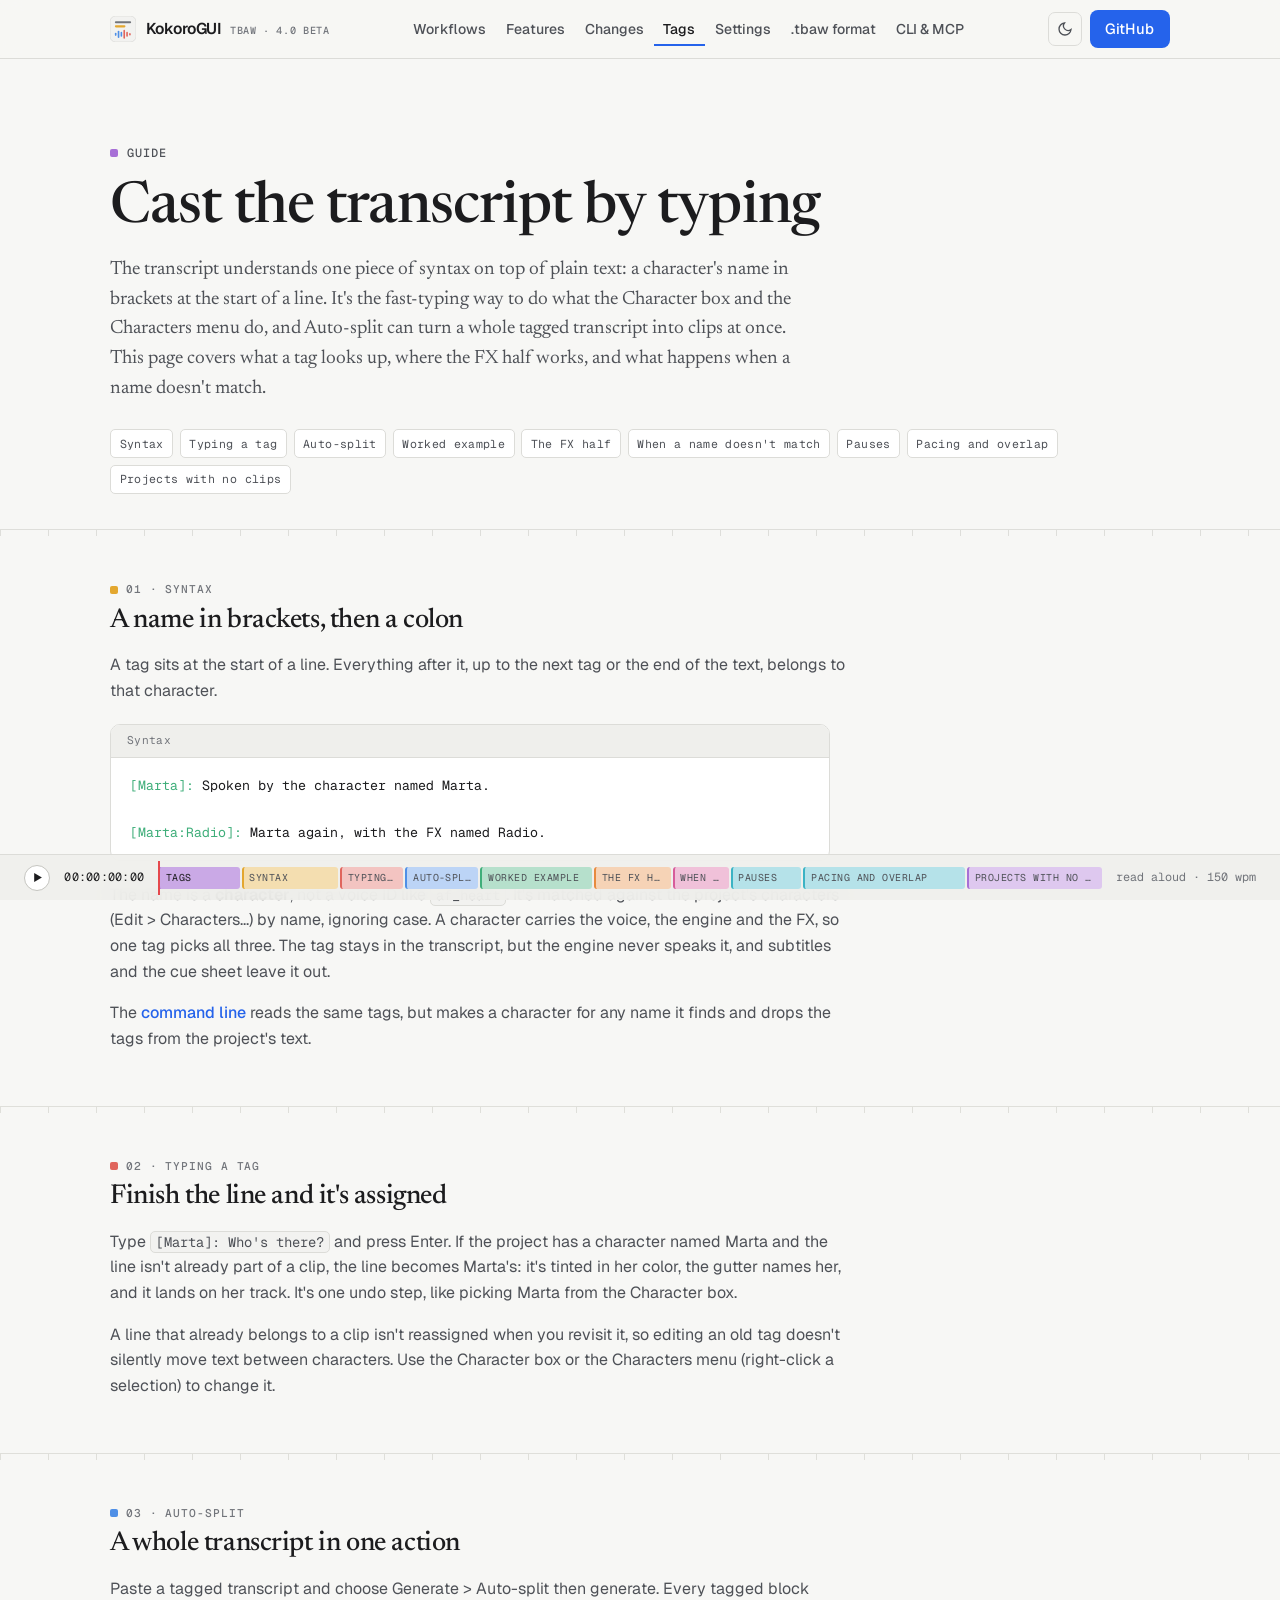
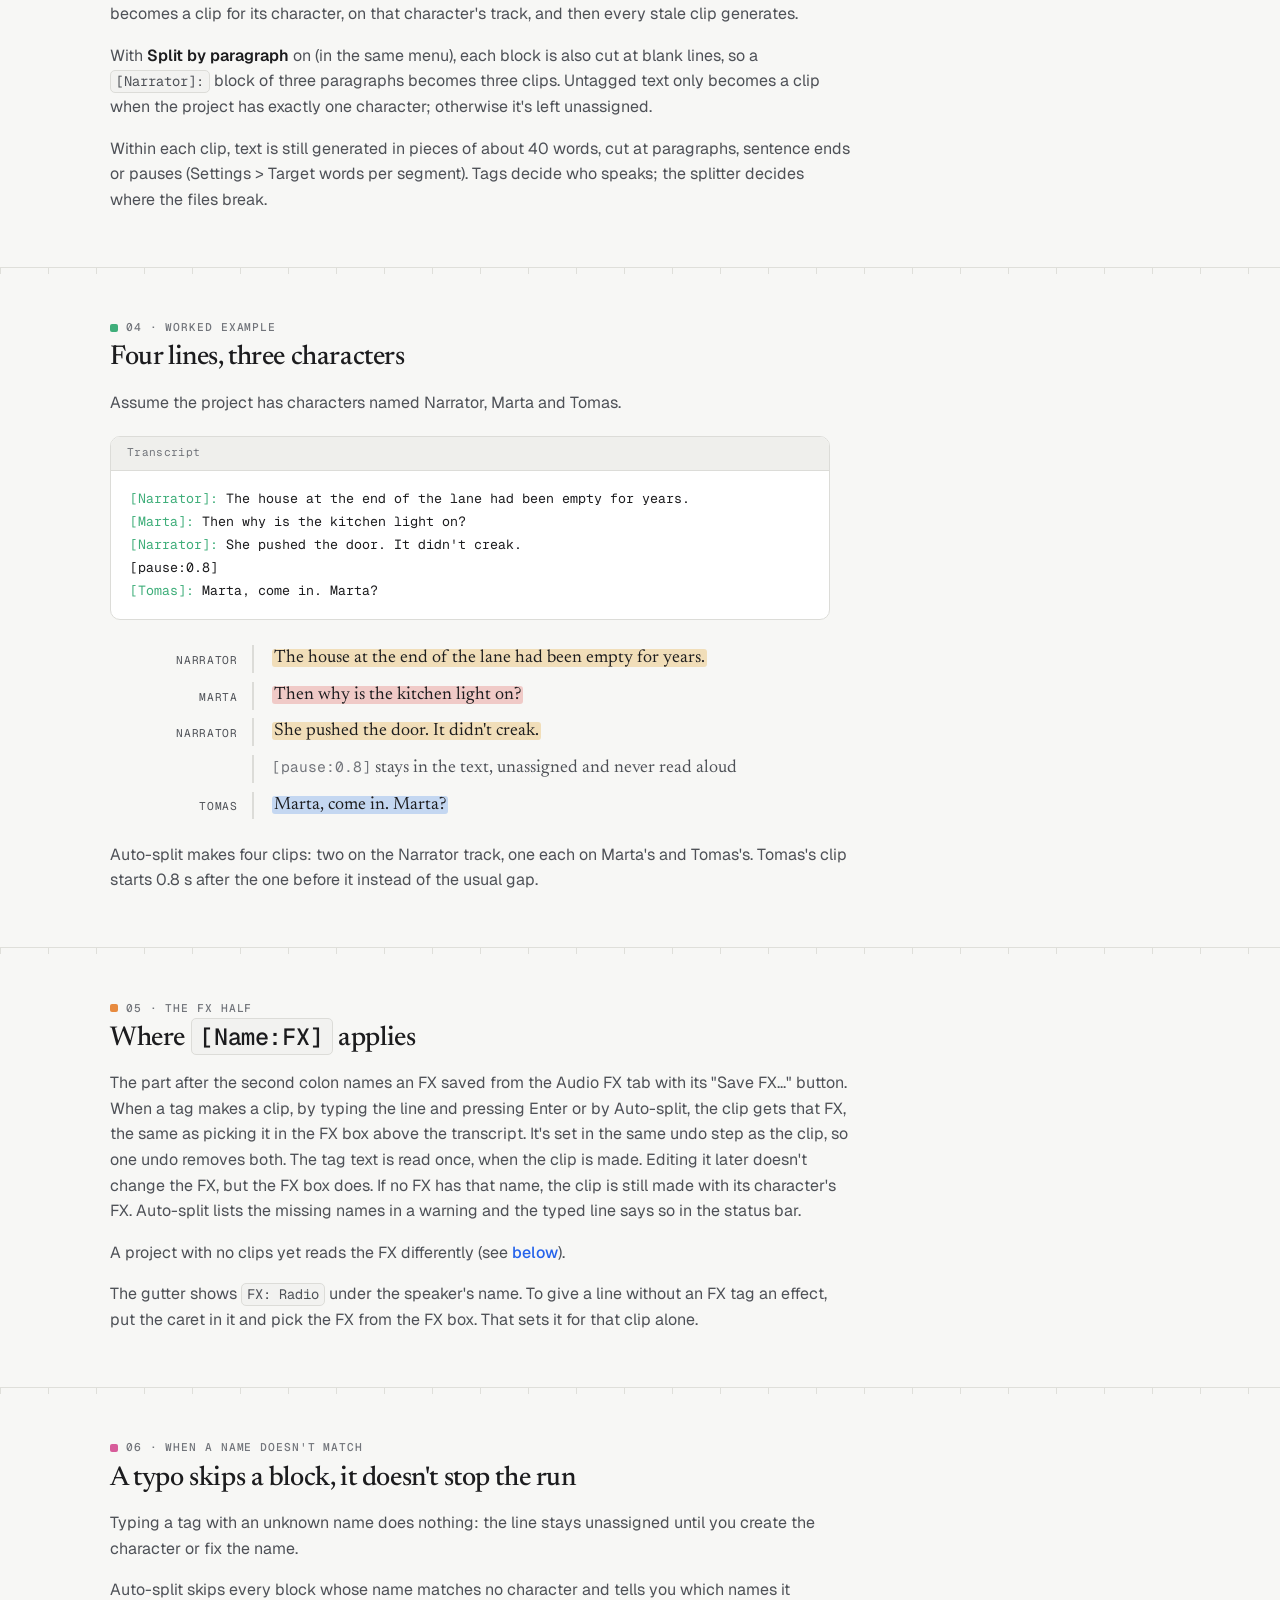
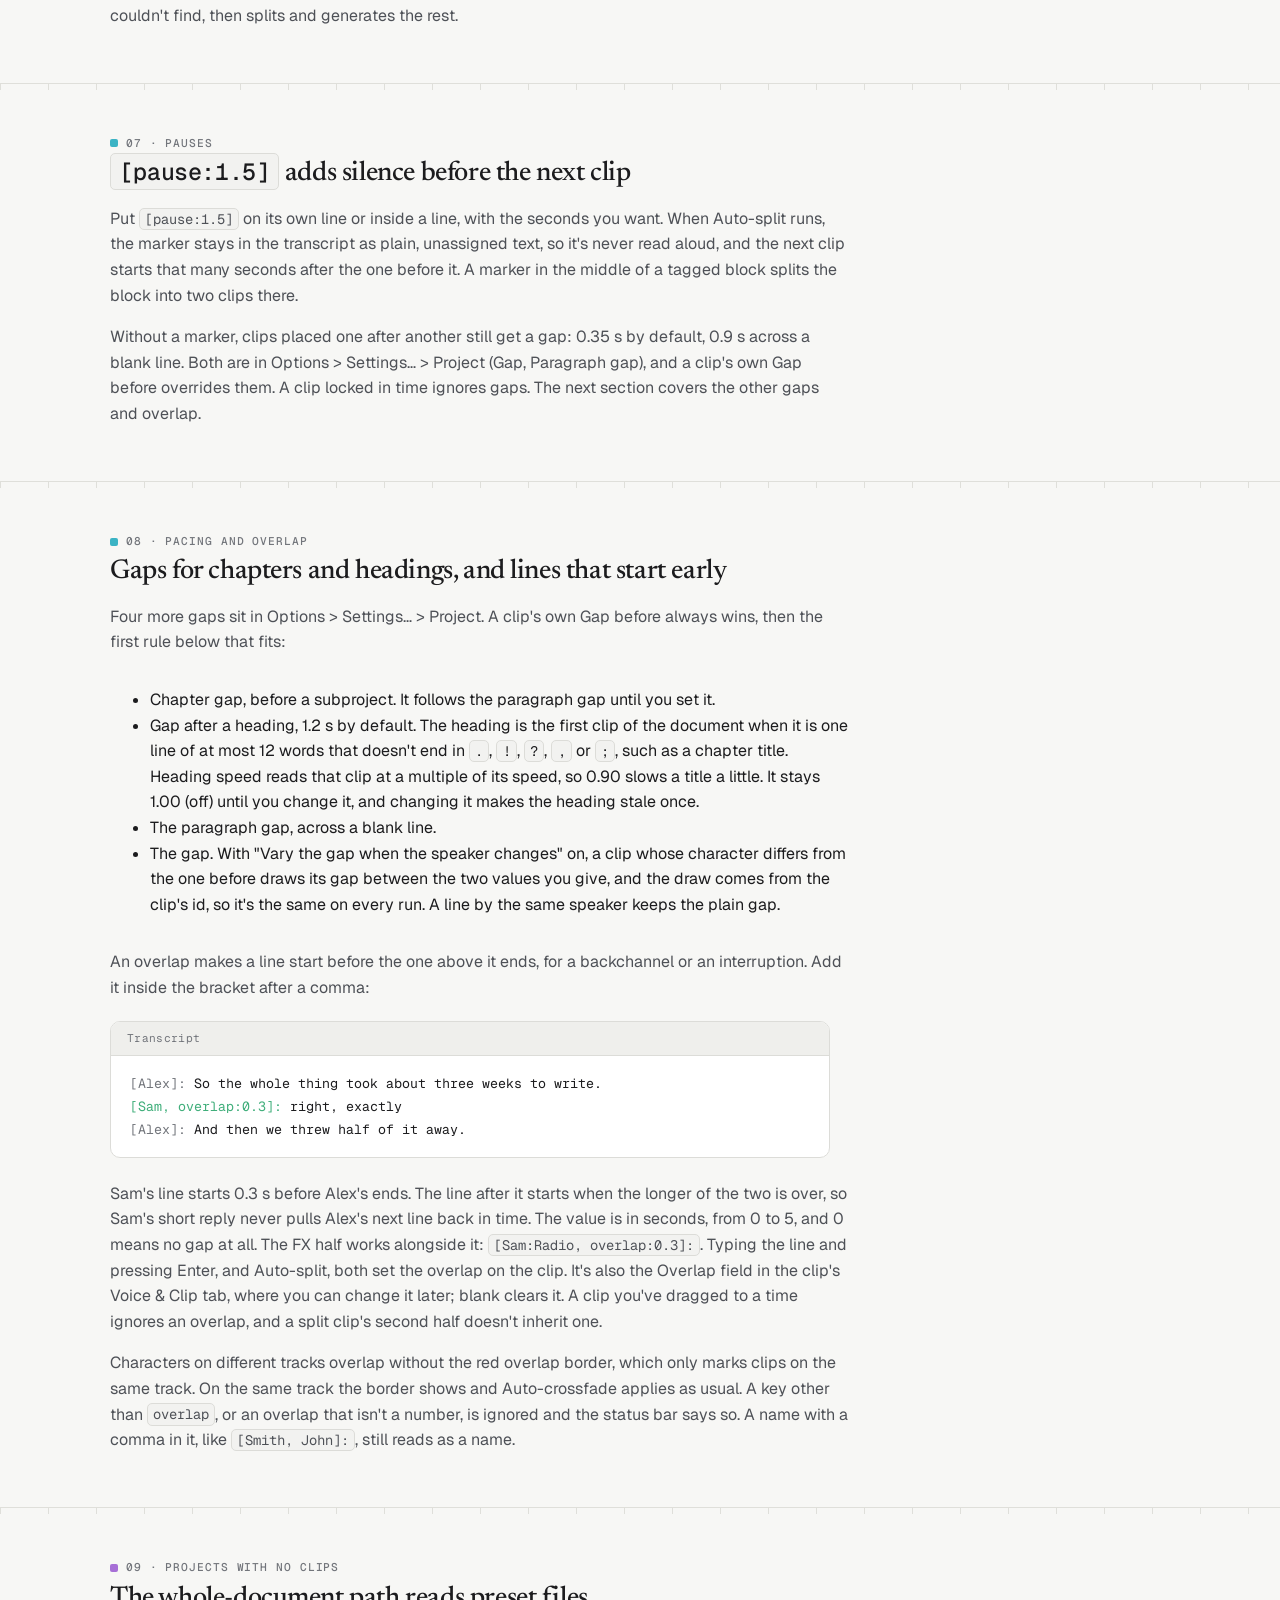
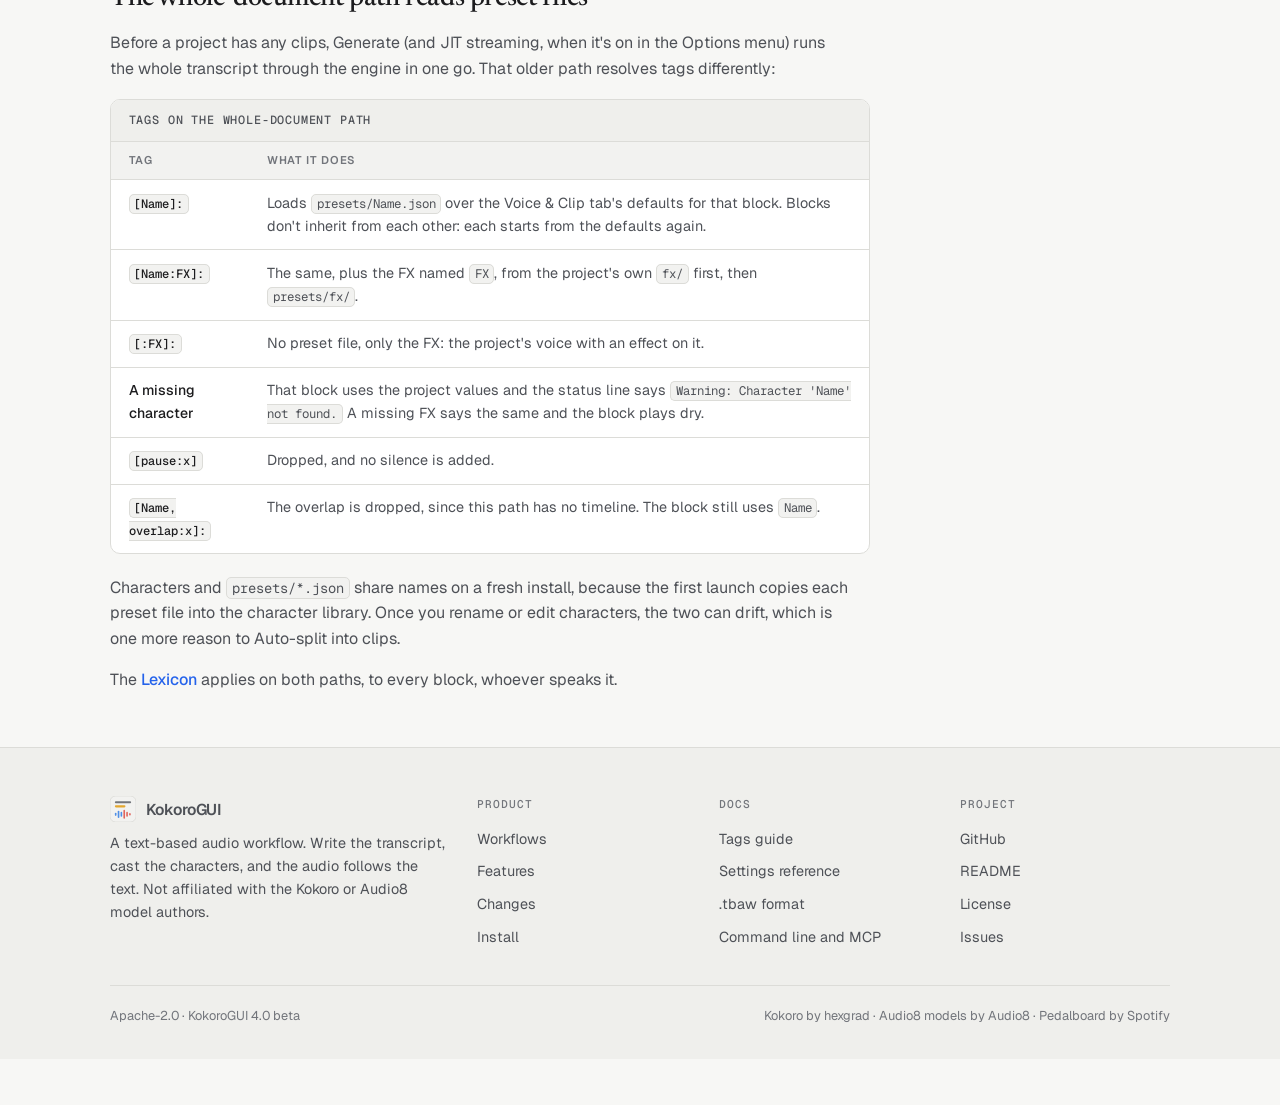
<file: docs/scripting.html>
<!doctype html>
<html lang="en">
<head>
<meta charset="UTF-8" />
<meta name="viewport" content="width=device-width, initial-scale=1.0" />
<title>Multi-voice TTS scripts with tags · KokoroGUI</title>
<meta name="description" content="Write multi-voice text to speech scripts in KokoroGUI: [Name]: and [Name:FX]: tags assign characters, [pause:x] adds silence, [Name, overlap:x]: lets a line start over the one before it, and Auto-split turns a tagged script into clips." />
<meta name="robots" content="index, follow, max-image-preview:large" />
<link rel="canonical" href="https://coffeemethod.github.io/KokoroGUI/scripting.html" />
<meta name="theme-color" content="#1e1f22" />
<meta property="og:site_name" content="KokoroGUI" />
<meta property="og:title" content="Multi-voice TTS scripts with tags · KokoroGUI" />
<meta property="og:description" content="Write multi-voice text to speech scripts in KokoroGUI: [Name]: and [Name:FX]: tags assign characters, [pause:x] adds silence, and Auto-split turns a tagged script into clips." />
<meta property="og:type" content="article" />
<meta property="og:url" content="https://coffeemethod.github.io/KokoroGUI/scripting.html" />
<meta property="og:image" content="https://coffeemethod.github.io/KokoroGUI/assets/shell_dark.png" />
<meta name="twitter:card" content="summary_large_image" />
<script type="application/ld+json">
{
  "@context": "https://schema.org",
  "@type": "BreadcrumbList",
  "itemListElement": [
    {
      "@type": "ListItem",
      "position": 1,
      "name": "KokoroGUI",
      "item": "https://coffeemethod.github.io/KokoroGUI/"
    },
    {
      "@type": "ListItem",
      "position": 2,
      "name": "Tags guide",
      "item": "https://coffeemethod.github.io/KokoroGUI/scripting.html"
    }
  ]
}
</script>
<link rel="icon" href="data:image/svg+xml,%3Csvg xmlns='http://www.w3.org/2000/svg' viewBox='0 0 64 64'%3E%3Crect width='64' height='64' rx='14' fill='%231e1f22'/%3E%3Crect x='12' y='13' width='40' height='5' rx='2.5' fill='%23868a91'/%3E%3Crect x='12' y='23' width='26' height='5' rx='2.5' fill='%23e3a72f'/%3E%3Cg fill='%234f8fe6'%3E%3Crect x='12' y='41' width='4' height='8' rx='2'/%3E%3Crect x='19' y='36' width='4' height='18' rx='2'/%3E%3Crect x='26' y='39' width='4' height='12' rx='2'/%3E%3C/g%3E%3Cg fill='%23e0655c'%3E%3Crect x='33' y='34' width='4' height='22' rx='2'/%3E%3Crect x='40' y='39' width='4' height='12' rx='2'/%3E%3Crect x='47' y='42' width='4' height='6' rx='2'/%3E%3C/g%3E%3C/svg%3E" />
<link rel="preconnect" href="https://fonts.googleapis.com" />
<link rel="preconnect" href="https://fonts.gstatic.com" crossorigin />
<link href="https://fonts.googleapis.com/css2?family=Geist:wght@400;500;600&family=Geist+Mono:wght@400;500&family=Newsreader:ital,opsz,wght@0,6..72,400;0,6..72,500;1,6..72,400&display=swap" rel="stylesheet" />
<link rel="stylesheet" href="assets/site.css" />
</head>
<body>

<header class="site">
  <nav class="wrap">
    <a class="brand" href="index.html">
      <svg class="brand-mark" viewBox="0 0 64 64" aria-hidden="true">
        <rect width="64" height="64" rx="14" fill="var(--surface-2)" stroke="var(--border-2)"/>
        <rect x="12" y="13" width="40" height="5" rx="2.5" fill="var(--text-3)"/>
        <rect x="12" y="23" width="26" height="5" rx="2.5" fill="var(--c1)"/>
        <g fill="var(--c2)"><rect x="12" y="41" width="4" height="8" rx="2"/><rect x="19" y="36" width="4" height="18" rx="2"/><rect x="26" y="39" width="4" height="12" rx="2"/></g>
        <g fill="var(--c3)"><rect x="33" y="34" width="4" height="22" rx="2"/><rect x="40" y="39" width="4" height="12" rx="2"/><rect x="47" y="42" width="4" height="6" rx="2"/></g>
      </svg>
      <span class="brand-word">KokoroGUI<span class="ver">TBAW · 4.0 beta</span></span>
    </a>
    <div class="navlinks">
      <a href="index.html#workflows">Workflows</a>
      <a href="index.html#features">Features</a>
      <a href="changes.html">Changes</a>
      <a href="scripting.html" aria-current="page">Tags</a>
      <a href="settings.html">Settings</a>
      <a href="format.html">.tbaw format</a>
      <a href="cli.html">CLI &amp; MCP</a>
    </div>
    <div class="navctas">
      <button class="icon-btn" id="themeToggle" aria-label="Toggle color theme" title="Toggle color theme">
        <svg id="iconSun" width="16" height="16" viewBox="0 0 24 24" fill="none" stroke="currentColor" stroke-width="2" stroke-linecap="round"><circle cx="12" cy="12" r="4"/><path d="M12 2v2M12 20v2M4.9 4.9l1.4 1.4M17.7 17.7l1.4 1.4M2 12h2M20 12h2M4.9 19.1l1.4-1.4M17.7 6.3l1.4-1.4"/></svg>
        <svg id="iconMoon" width="16" height="16" viewBox="0 0 24 24" fill="none" stroke="currentColor" stroke-width="2" stroke-linecap="round" style="display:none"><path d="M21 12.8A9 9 0 1 1 11.2 3 7 7 0 0 0 21 12.8Z"/></svg>
      </button>
      <button class="icon-btn menu-btn" id="menuToggle" aria-label="Open menu" aria-expanded="false">
        <svg width="16" height="16" viewBox="0 0 24 24" fill="none" stroke="currentColor" stroke-width="2" stroke-linecap="round"><path d="M4 7h16M4 12h16M4 17h16"/></svg>
      </button>
      <a class="btn btn-primary" href="https://github.com/CoffeeMethod/KokoroGUI" target="_blank" rel="noopener">GitHub</a>
    </div>
  </nav>
</header>

<main>
  <section class="page-head" data-clip="Tags" data-cc="c5">
    <div class="wrap">
      <span class="eyebrow c5">Guide</span>
      <h1>Cast the transcript by typing</h1>
      <p class="lede">The transcript understands one piece of syntax on top of plain text: a character's name in brackets at the start of a line. It's the fast-typing way to do what the Character box and the Characters menu do, and Auto-split can turn a whole tagged transcript into clips at once. This page covers what a tag looks up, where the FX half works, and what happens when a name doesn't match.</p>
      <div class="toc">
        <a href="#syntax">Syntax</a>
        <a href="#typing">Typing a tag</a>
        <a href="#auto-split">Auto-split</a>
        <a href="#example">Worked example</a>
        <a href="#fx">The FX half</a>
        <a href="#fallback">When a name doesn't match</a>
        <a href="#pause">Pauses</a>
        <a href="#pacing">Pacing and overlap</a>
        <a href="#whole-document">Projects with no clips</a>
      </div>
    </div>
  </section>

  <section class="doc-section" id="syntax" data-cc="c1">
    <div class="wrap">
      <div class="prose reveal">
        <h2><span class="idx">01 · Syntax</span>A name in brackets, then a colon</h2>
        <p>A tag sits at the start of a line. Everything after it, up to the next tag or the end of the text, belongs to that character.</p>
      </div>
      <div class="code-block reveal" style="max-width:720px; margin-top:1.3rem;">
        <div class="head">Syntax</div>
        <pre><span class="c2">[Marta]:</span> Spoken by the character named Marta.

<span class="c2">[Marta:Radio]:</span> Marta again, with the FX named Radio.</pre>
      </div>
      <div class="prose reveal" style="margin-top:1.3rem;">
        <p>The name is a <strong>character</strong>, not a voice ID like <code>af_heart</code>. It's matched against the project's characters (Edit &gt; Characters...) by name, ignoring case. A character carries the voice, the engine and the FX, so one tag picks all three. The tag stays in the transcript, but the engine never speaks it, and subtitles and the cue sheet leave it out.</p>
        <p>The <a class="link" href="cli.html#scripts">command line</a> reads the same tags, but makes a character for any name it finds and drops the tags from the project's text.</p>
      </div>
    </div>
  </section>

  <section class="doc-section" id="typing" data-cc="c3">
    <div class="wrap">
      <div class="prose reveal">
        <h2><span class="idx">02 · Typing a tag</span>Finish the line and it's assigned</h2>
        <p>Type <code>[Marta]: Who's there?</code> and press Enter. If the project has a character named Marta and the line isn't already part of a clip, the line becomes Marta's: it's tinted in her color, the gutter names her, and it lands on her track. It's one undo step, like picking Marta from the Character box.</p>
        <p>A line that already belongs to a clip isn't reassigned when you revisit it, so editing an old tag doesn't silently move text between characters. Use the Character box or the Characters menu (right-click a selection) to change it.</p>
      </div>
    </div>
  </section>

  <section class="doc-section" id="auto-split" data-cc="c2">
    <div class="wrap">
      <div class="prose reveal">
        <h2><span class="idx">03 · Auto-split</span>A whole transcript in one action</h2>
        <p>Paste a tagged transcript and choose Generate &gt; Auto-split then generate. Every tagged block becomes a clip for its character, on that character's track, and then every stale clip generates.</p>
        <p>With <strong>Split by paragraph</strong> on (in the same menu), each block is also cut at blank lines, so a <code>[Narrator]:</code> block of three paragraphs becomes three clips. Untagged text only becomes a clip when the project has exactly one character; otherwise it's left unassigned.</p>
        <p>Within each clip, text is still generated in pieces of about 40 words, cut at paragraphs, sentence ends or pauses (Settings &gt; Target words per segment). Tags decide who speaks; the splitter decides where the files break.</p>
      </div>
    </div>
  </section>

  <section class="doc-section" id="example" data-cc="c4">
    <div class="wrap">
      <div class="prose reveal">
        <h2><span class="idx">04 · Worked example</span>Four lines, three characters</h2>
        <p>Assume the project has characters named Narrator, Marta and Tomas.</p>
      </div>
      <div class="code-block reveal" style="max-width:720px; margin-top:1.3rem;">
        <div class="head">Transcript</div>
        <pre><span class="c2">[Narrator]:</span> The house at the end of the lane had been empty for years.
<span class="c2">[Marta]:</span> Then why is the kitchen light on?
<span class="c2">[Narrator]:</span> She pushed the door. It didn't creak.
[pause:0.8]
<span class="c2">[Tomas]:</span> Marta, come in. Marta?</pre>
      </div>
      <div class="script reveal" style="margin-top:1.6rem; max-width:760px;">
        <div class="g named c1">Narrator</div>
        <div class="t"><span class="run c1">The house at the end of the lane had been empty for years.</span></div>
        <div class="g named c3">Marta</div>
        <div class="t"><span class="run c3">Then why is the kitchen light on?</span></div>
        <div class="g named c1">Narrator</div>
        <div class="t"><span class="run c1">She pushed the door. It didn't creak.</span></div>
        <div class="g"></div>
        <div class="t plain"><span class="tagtxt">[pause:0.8]</span> stays in the text, unassigned and never read aloud</div>
        <div class="g named c2">Tomas</div>
        <div class="t"><span class="run c2">Marta, come in. Marta?</span></div>
      </div>
      <div class="prose reveal" style="margin-top:1.4rem;">
        <p>Auto-split makes four clips: two on the Narrator track, one each on Marta's and Tomas's. Tomas's clip starts 0.8 s after the one before it instead of the usual gap.</p>
      </div>
    </div>
  </section>

  <section class="doc-section" id="fx" data-cc="c7">
    <div class="wrap">
      <div class="prose reveal">
        <h2><span class="idx">05 · The FX half</span>Where <code>[Name:FX]</code> applies</h2>
        <p>The part after the second colon names an FX saved from the Audio FX tab with its "Save FX..." button. When a tag makes a clip, by typing the line and pressing Enter or by Auto-split, the clip gets that FX, the same as picking it in the FX box above the transcript. It's set in the same undo step as the clip, so one undo removes both. The tag text is read once, when the clip is made. Editing it later doesn't change the FX, but the FX box does. If no FX has that name, the clip is still made with its character's FX. Auto-split lists the missing names in a warning and the typed line says so in the status bar.</p>
        <p>A project with no clips yet reads the FX differently (see <a class="link" href="#whole-document">below</a>).</p>
        <p>The gutter shows <code>FX: Radio</code> under the speaker's name. To give a line without an FX tag an effect, put the caret in it and pick the FX from the FX box. That sets it for that clip alone.</p>
      </div>
    </div>
  </section>

  <section class="doc-section" id="fallback" data-cc="c8">
    <div class="wrap">
      <div class="prose reveal">
        <h2><span class="idx">06 · When a name doesn't match</span>A typo skips a block, it doesn't stop the run</h2>
        <p>Typing a tag with an unknown name does nothing: the line stays unassigned until you create the character or fix the name.</p>
        <p>Auto-split skips every block whose name matches no character and tells you which names it couldn't find, then splits and generates the rest.</p>
      </div>
    </div>
  </section>

  <section class="doc-section" id="pause" data-cc="c6">
    <div class="wrap">
      <div class="prose reveal">
        <h2><span class="idx">07 · Pauses</span><code>[pause:1.5]</code> adds silence before the next clip</h2>
        <p>Put <code>[pause:1.5]</code> on its own line or inside a line, with the seconds you want. When Auto-split runs, the marker stays in the transcript as plain, unassigned text, so it's never read aloud, and the next clip starts that many seconds after the one before it. A marker in the middle of a tagged block splits the block into two clips there.</p>
        <p>Without a marker, clips placed one after another still get a gap: 0.35 s by default, 0.9 s across a blank line. Both are in Options &gt; Settings&hellip; &gt; Project (Gap, Paragraph gap), and a clip's own Gap before overrides them. A clip locked in time ignores gaps. The next section covers the other gaps and overlap.</p>
      </div>
    </div>
  </section>

  <section class="doc-section" id="pacing" data-cc="c6">
    <div class="wrap">
      <div class="prose reveal">
        <h2><span class="idx">08 · Pacing and overlap</span>Gaps for chapters and headings, and lines that start early</h2>
        <p>Four more gaps sit in Options &gt; Settings&hellip; &gt; Project. A clip's own Gap before always wins, then the first rule below that fits:</p>
        <ul>
          <li>Chapter gap, before a subproject. It follows the paragraph gap until you set it.</li>
          <li>Gap after a heading, 1.2 s by default. The heading is the first clip of the document when it is one line of at most 12 words that doesn't end in <code>.</code>, <code>!</code>, <code>?</code>, <code>,</code> or <code>;</code>, such as a chapter title. Heading speed reads that clip at a multiple of its speed, so 0.90 slows a title a little. It stays 1.00 (off) until you change it, and changing it makes the heading stale once.</li>
          <li>The paragraph gap, across a blank line.</li>
          <li>The gap. With "Vary the gap when the speaker changes" on, a clip whose character differs from the one before draws its gap between the two values you give, and the draw comes from the clip's id, so it's the same on every run. A line by the same speaker keeps the plain gap.</li>
        </ul>
        <p>An overlap makes a line start before the one above it ends, for a backchannel or an interruption. Add it inside the bracket after a comma:</p>
      </div>
      <div class="code-block reveal" style="max-width:720px; margin-top:1.3rem;">
        <div class="head">Transcript</div>
        <pre><span class="c1">[Alex]:</span> So the whole thing took about three weeks to write.
<span class="c2">[Sam, overlap:0.3]:</span> right, exactly
<span class="c1">[Alex]:</span> And then we threw half of it away.</pre>
      </div>
      <div class="prose reveal" style="margin-top:1.4rem;">
        <p>Sam's line starts 0.3 s before Alex's ends. The line after it starts when the longer of the two is over, so Sam's short reply never pulls Alex's next line back in time. The value is in seconds, from 0 to 5, and 0 means no gap at all. The FX half works alongside it: <code>[Sam:Radio, overlap:0.3]:</code>. Typing the line and pressing Enter, and Auto-split, both set the overlap on the clip. It's also the Overlap field in the clip's Voice &amp; Clip tab, where you can change it later; blank clears it. A clip you've dragged to a time ignores an overlap, and a split clip's second half doesn't inherit one.</p>
        <p>Characters on different tracks overlap without the red overlap border, which only marks clips on the same track. On the same track the border shows and Auto-crossfade applies as usual. A key other than <code>overlap</code>, or an overlap that isn't a number, is ignored and the status bar says so. A name with a comma in it, like <code>[Smith, John]:</code>, still reads as a name.</p>
      </div>
    </div>
  </section>

  <section class="doc-section" id="whole-document" data-cc="c5">
    <div class="wrap">
      <div class="prose reveal">
        <h2><span class="idx">09 · Projects with no clips</span>The whole-document path reads preset files</h2>
        <p>Before a project has any clips, Generate (and JIT streaming, when it's on in the Options menu) runs the whole transcript through the engine in one go. That older path resolves tags differently:</p>
      </div>
      <div class="table-wrap reveal" style="max-width:760px; margin-top:1.1rem;">
        <table class="ref wrap-first">
          <caption>Tags on the whole-document path</caption>
          <thead><tr><th>Tag</th><th>What it does</th></tr></thead>
          <tbody>
            <tr><td><code>[Name]:</code></td><td>Loads <code>presets/Name.json</code> over the Voice &amp; Clip tab's defaults for that block. Blocks don't inherit from each other: each starts from the defaults again.</td></tr>
            <tr><td><code>[Name:FX]:</code></td><td>The same, plus the FX named <code>FX</code>, from the project's own <code>fx/</code> first, then <code>presets/fx/</code>.</td></tr>
            <tr><td><code>[:FX]:</code></td><td>No preset file, only the FX: the project's voice with an effect on it.</td></tr>
            <tr><td>A missing character</td><td>That block uses the project values and the status line says <code>Warning: Character 'Name' not found.</code> A missing FX says the same and the block plays dry.</td></tr>
            <tr><td><code>[pause:x]</code></td><td>Dropped, and no silence is added.</td></tr>
            <tr><td><code>[Name, overlap:x]:</code></td><td>The overlap is dropped, since this path has no timeline. The block still uses <code>Name</code>.</td></tr>
          </tbody>
        </table>
      </div>
      <div class="prose reveal" style="margin-top:1.3rem;">
        <p>Characters and <code>presets/*.json</code> share names on a fresh install, because the first launch copies each preset file into the character library. Once you rename or edit characters, the two can drift, which is one more reason to Auto-split into clips.</p>
        <p>The <a class="link" href="settings.html#lexicon">Lexicon</a> applies on both paths, to every block, whoever speaks it.</p>
      </div>
    </div>
  </section>
</main>

<footer class="site">
  <div class="wrap">
    <div class="cols">
      <div>
        <a class="brand" href="index.html">
      <svg class="brand-mark" viewBox="0 0 64 64" aria-hidden="true">
        <rect width="64" height="64" rx="14" fill="var(--surface-2)" stroke="var(--border-2)"/>
        <rect x="12" y="13" width="40" height="5" rx="2.5" fill="var(--text-3)"/>
        <rect x="12" y="23" width="26" height="5" rx="2.5" fill="var(--c1)"/>
        <g fill="var(--c2)"><rect x="12" y="41" width="4" height="8" rx="2"/><rect x="19" y="36" width="4" height="18" rx="2"/><rect x="26" y="39" width="4" height="12" rx="2"/></g>
        <g fill="var(--c3)"><rect x="33" y="34" width="4" height="22" rx="2"/><rect x="40" y="39" width="4" height="12" rx="2"/><rect x="47" y="42" width="4" height="6" rx="2"/></g>
      </svg>
          <span class="brand-word">KokoroGUI</span>
        </a>
        <p class="blurb">A text-based audio workflow. Write the transcript, cast the characters, and the audio follows the text. Not affiliated with the Kokoro or Audio8 model authors.</p>
      </div>
      <div>
        <h5>Product</h5>
        <ul>
          <li><a href="index.html#workflows">Workflows</a></li>
          <li><a href="index.html#features">Features</a></li>
          <li><a href="changes.html">Changes</a></li>
          <li><a href="index.html#install">Install</a></li>
        </ul>
      </div>
      <div>
        <h5>Docs</h5>
        <ul>
          <li><a href="scripting.html">Tags guide</a></li>
          <li><a href="settings.html">Settings reference</a></li>
          <li><a href="format.html">.tbaw format</a></li>
          <li><a href="cli.html">Command line and MCP</a></li>
        </ul>
      </div>
      <div>
        <h5>Project</h5>
        <ul>
          <li><a href="https://github.com/CoffeeMethod/KokoroGUI" target="_blank" rel="noopener">GitHub</a></li>
          <li><a href="https://github.com/CoffeeMethod/KokoroGUI/blob/main/README.md" target="_blank" rel="noopener">README</a></li>
          <li><a href="https://github.com/CoffeeMethod/KokoroGUI/blob/main/LICENSE" target="_blank" rel="noopener">License</a></li>
          <li><a href="https://github.com/CoffeeMethod/KokoroGUI/issues" target="_blank" rel="noopener">Issues</a></li>
        </ul>
      </div>
    </div>
    <div class="bottom">
      <span>Apache-2.0 · KokoroGUI 4.0 beta</span>
      <span>Kokoro by hexgrad · Audio8 models by Audio8 · Pedalboard by Spotify</span>
    </div>
  </div>
</footer>

<script src="assets/site.js"></script>
</body>
</html>
</file>
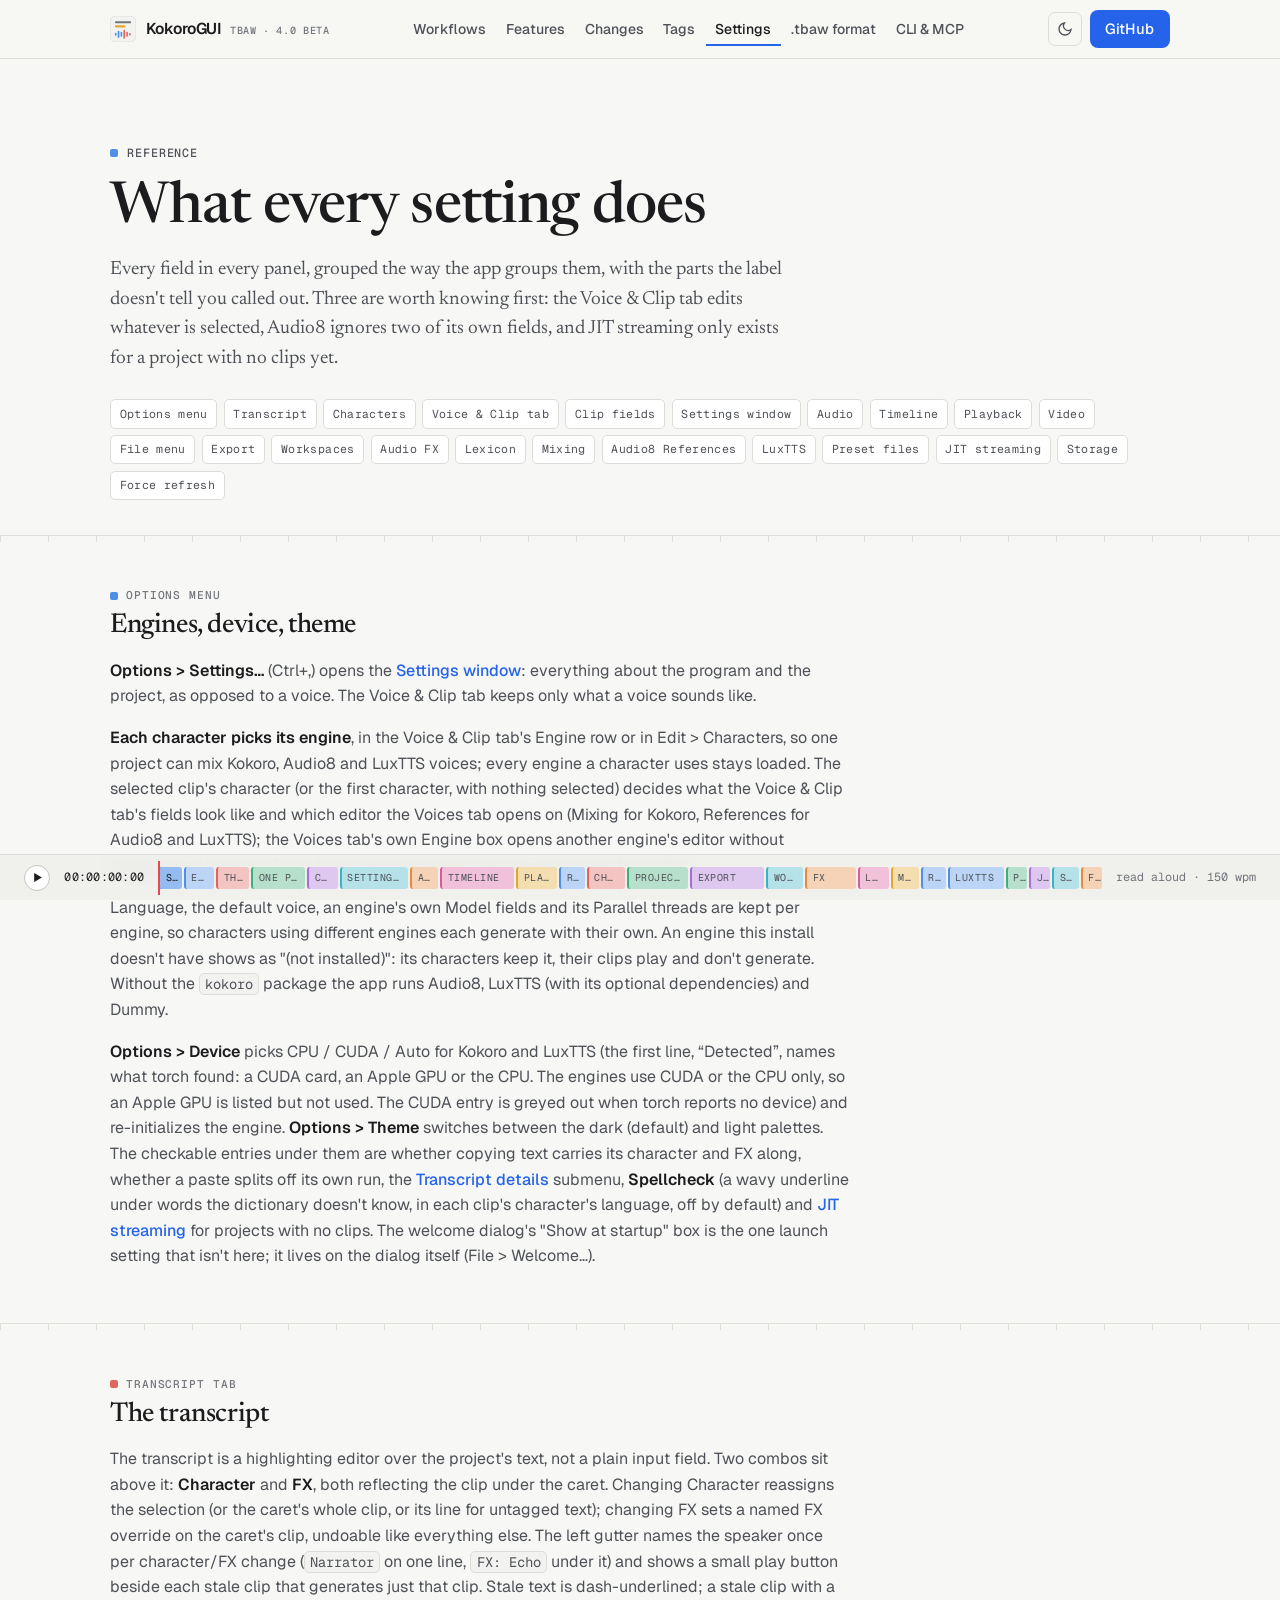
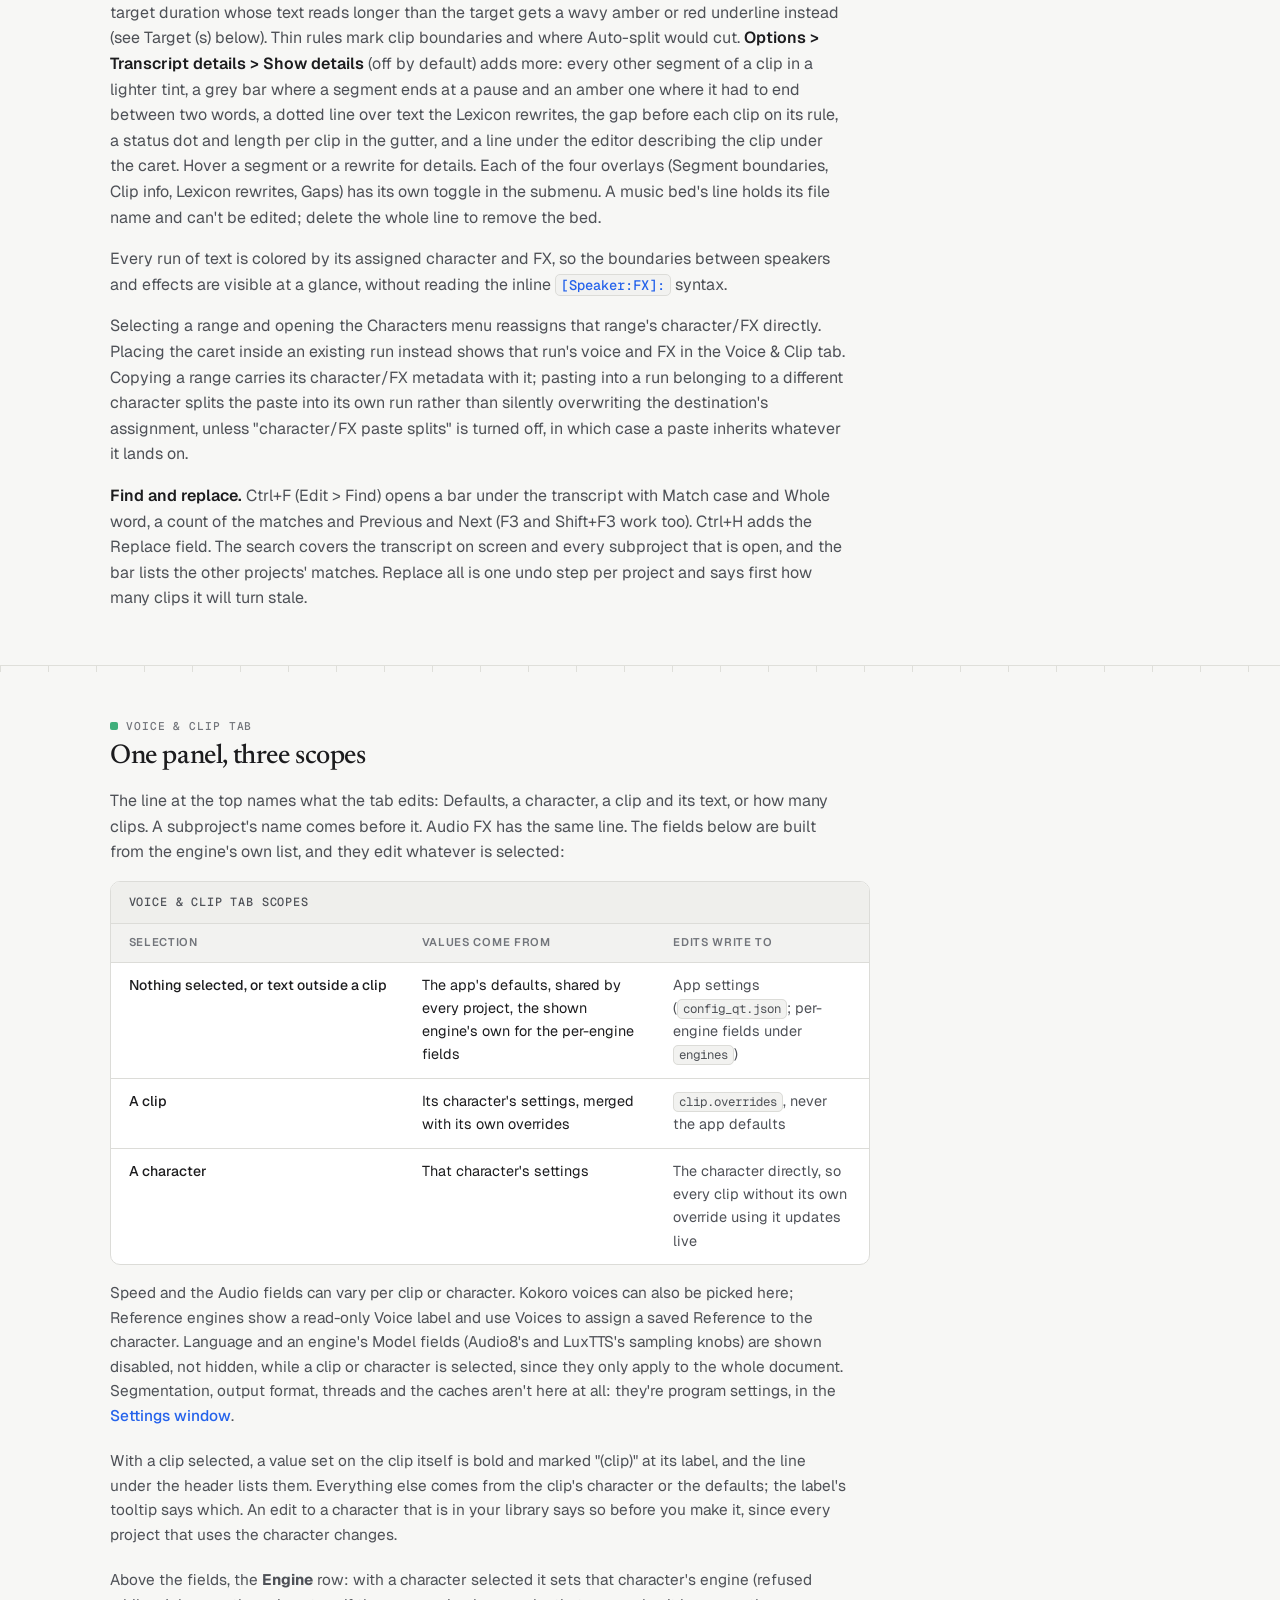
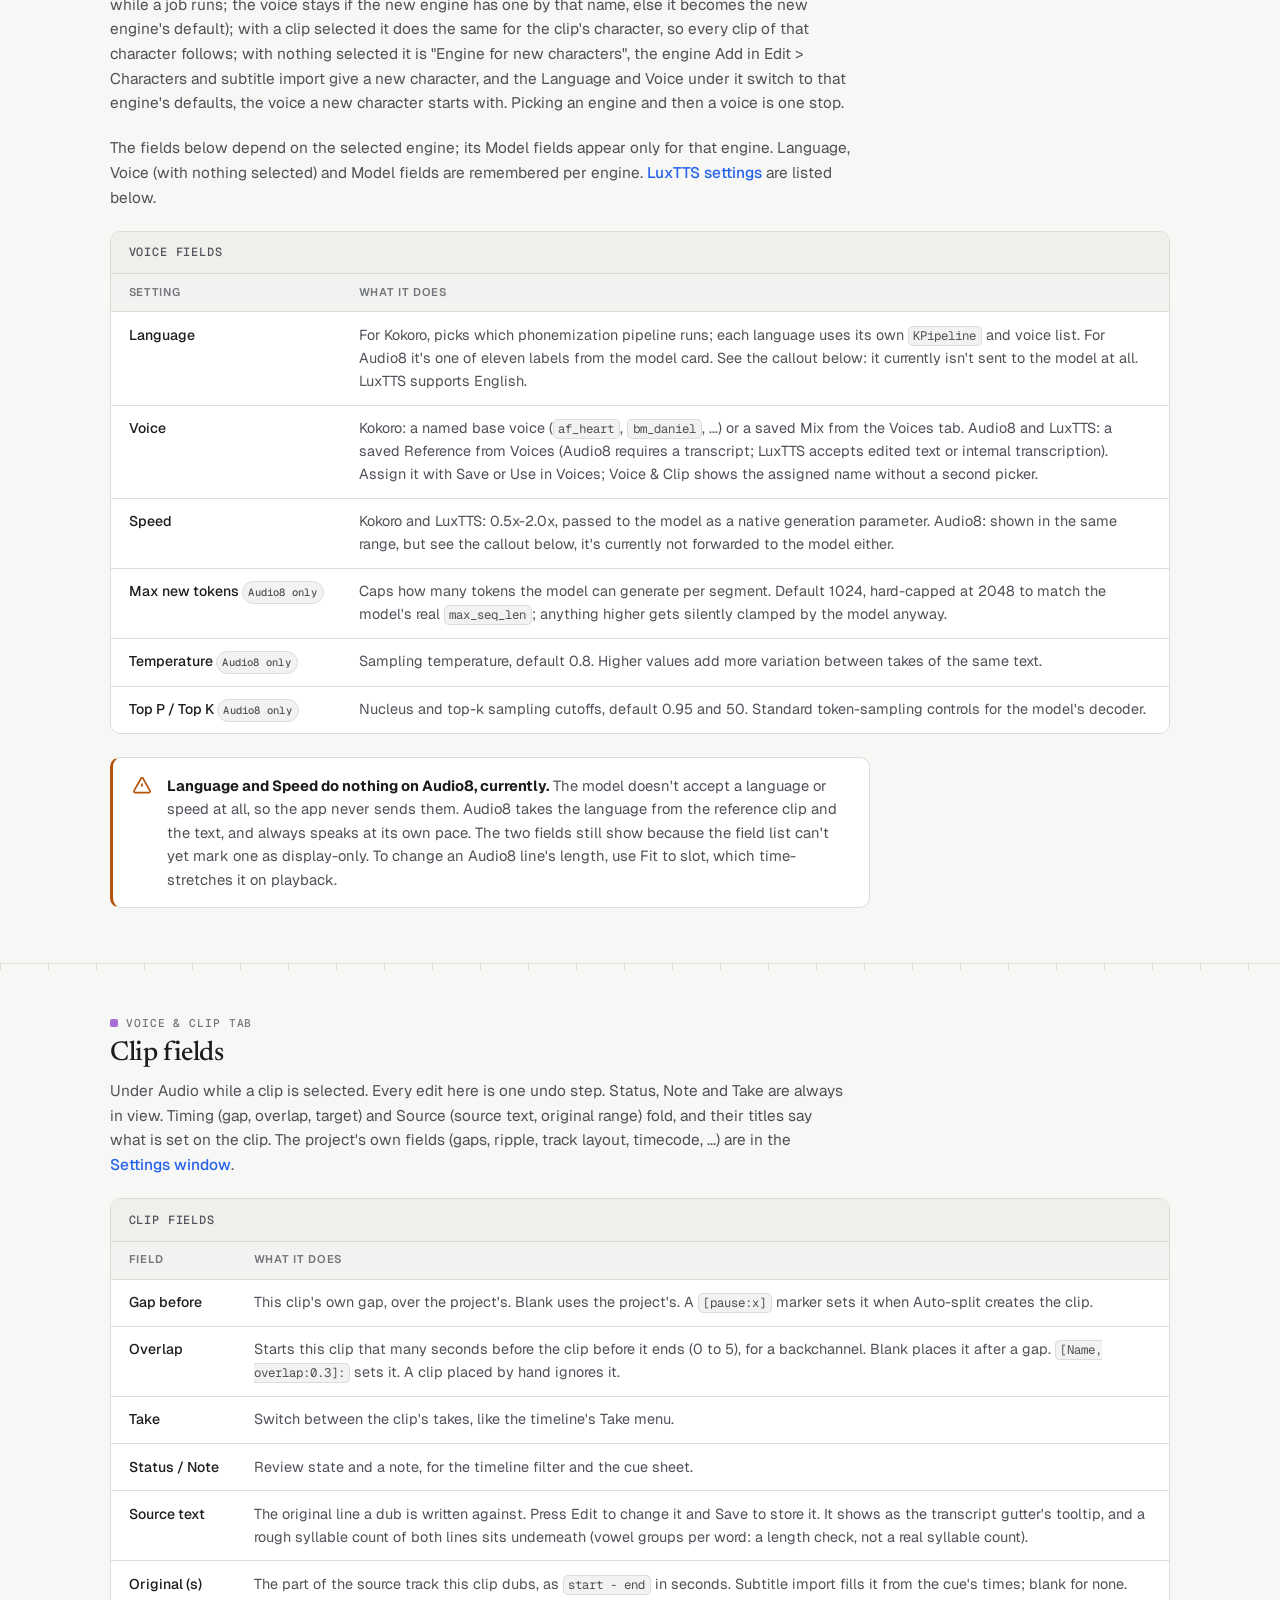
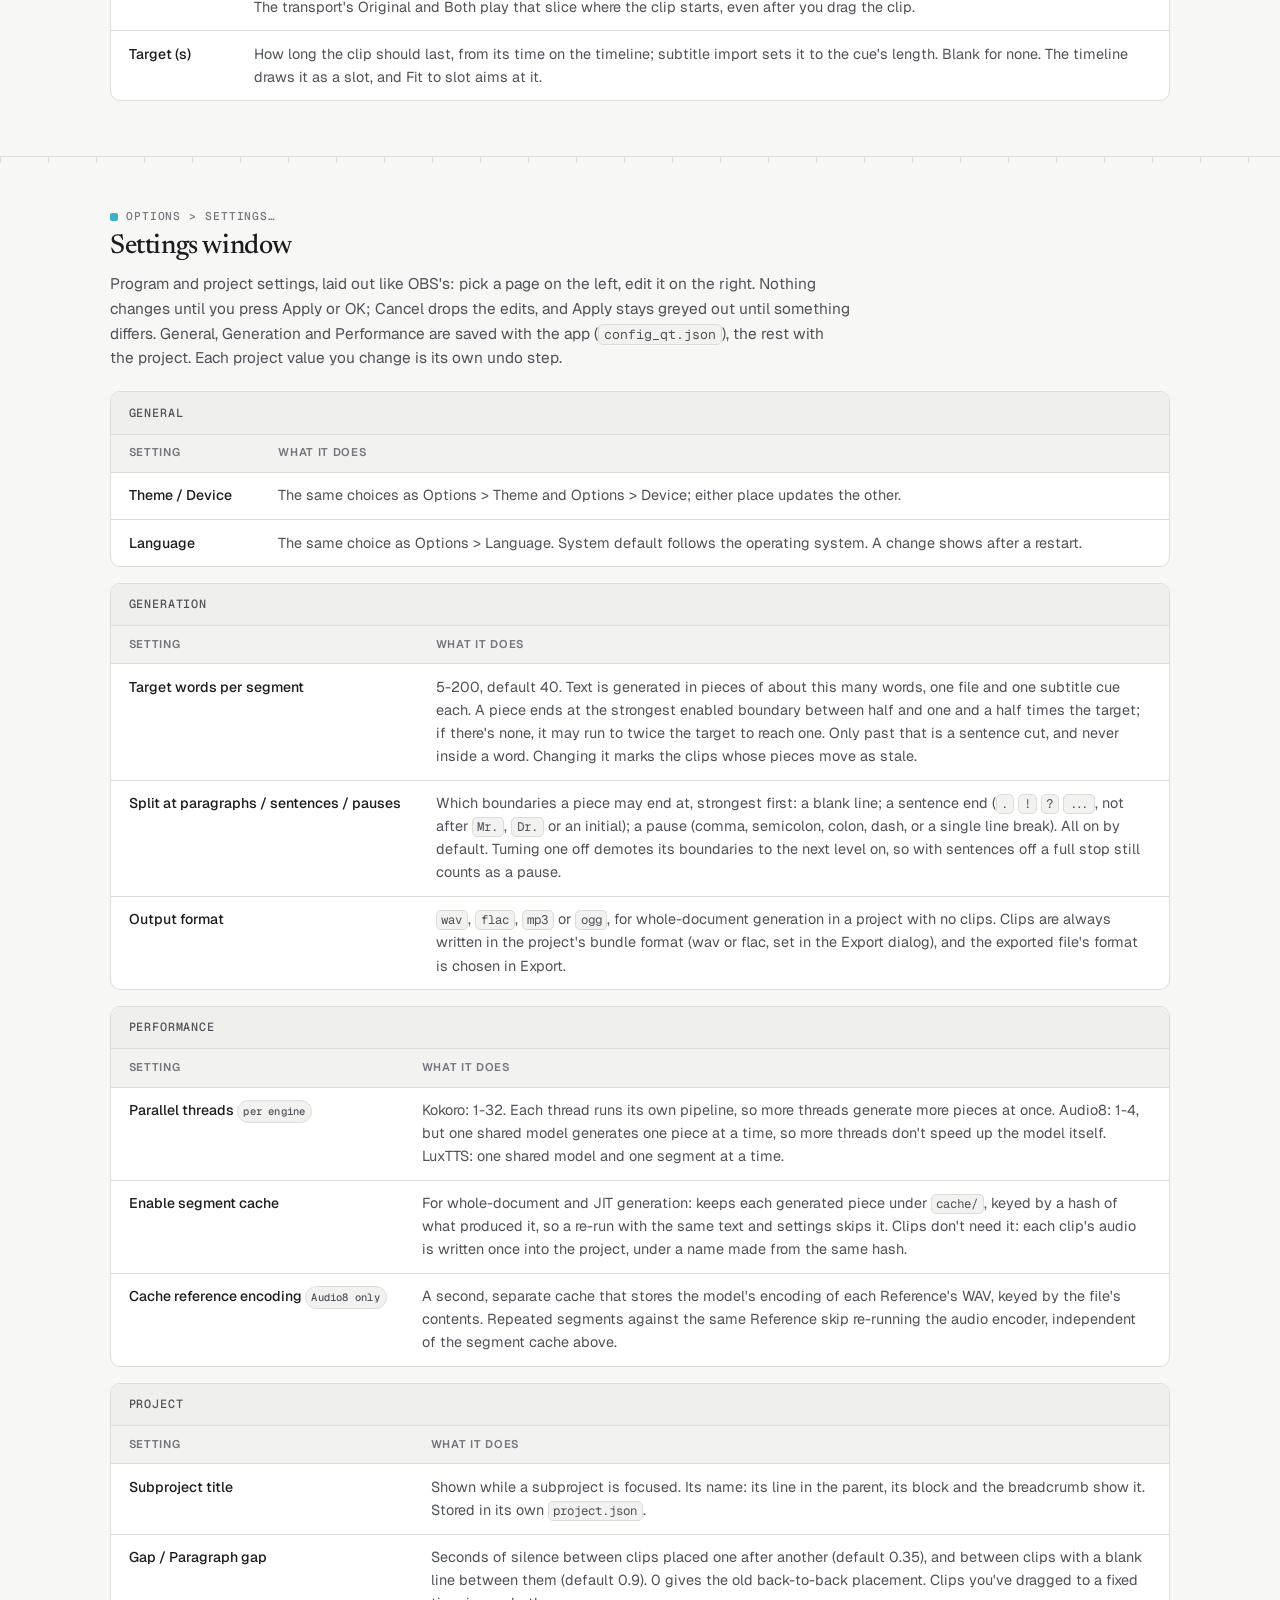
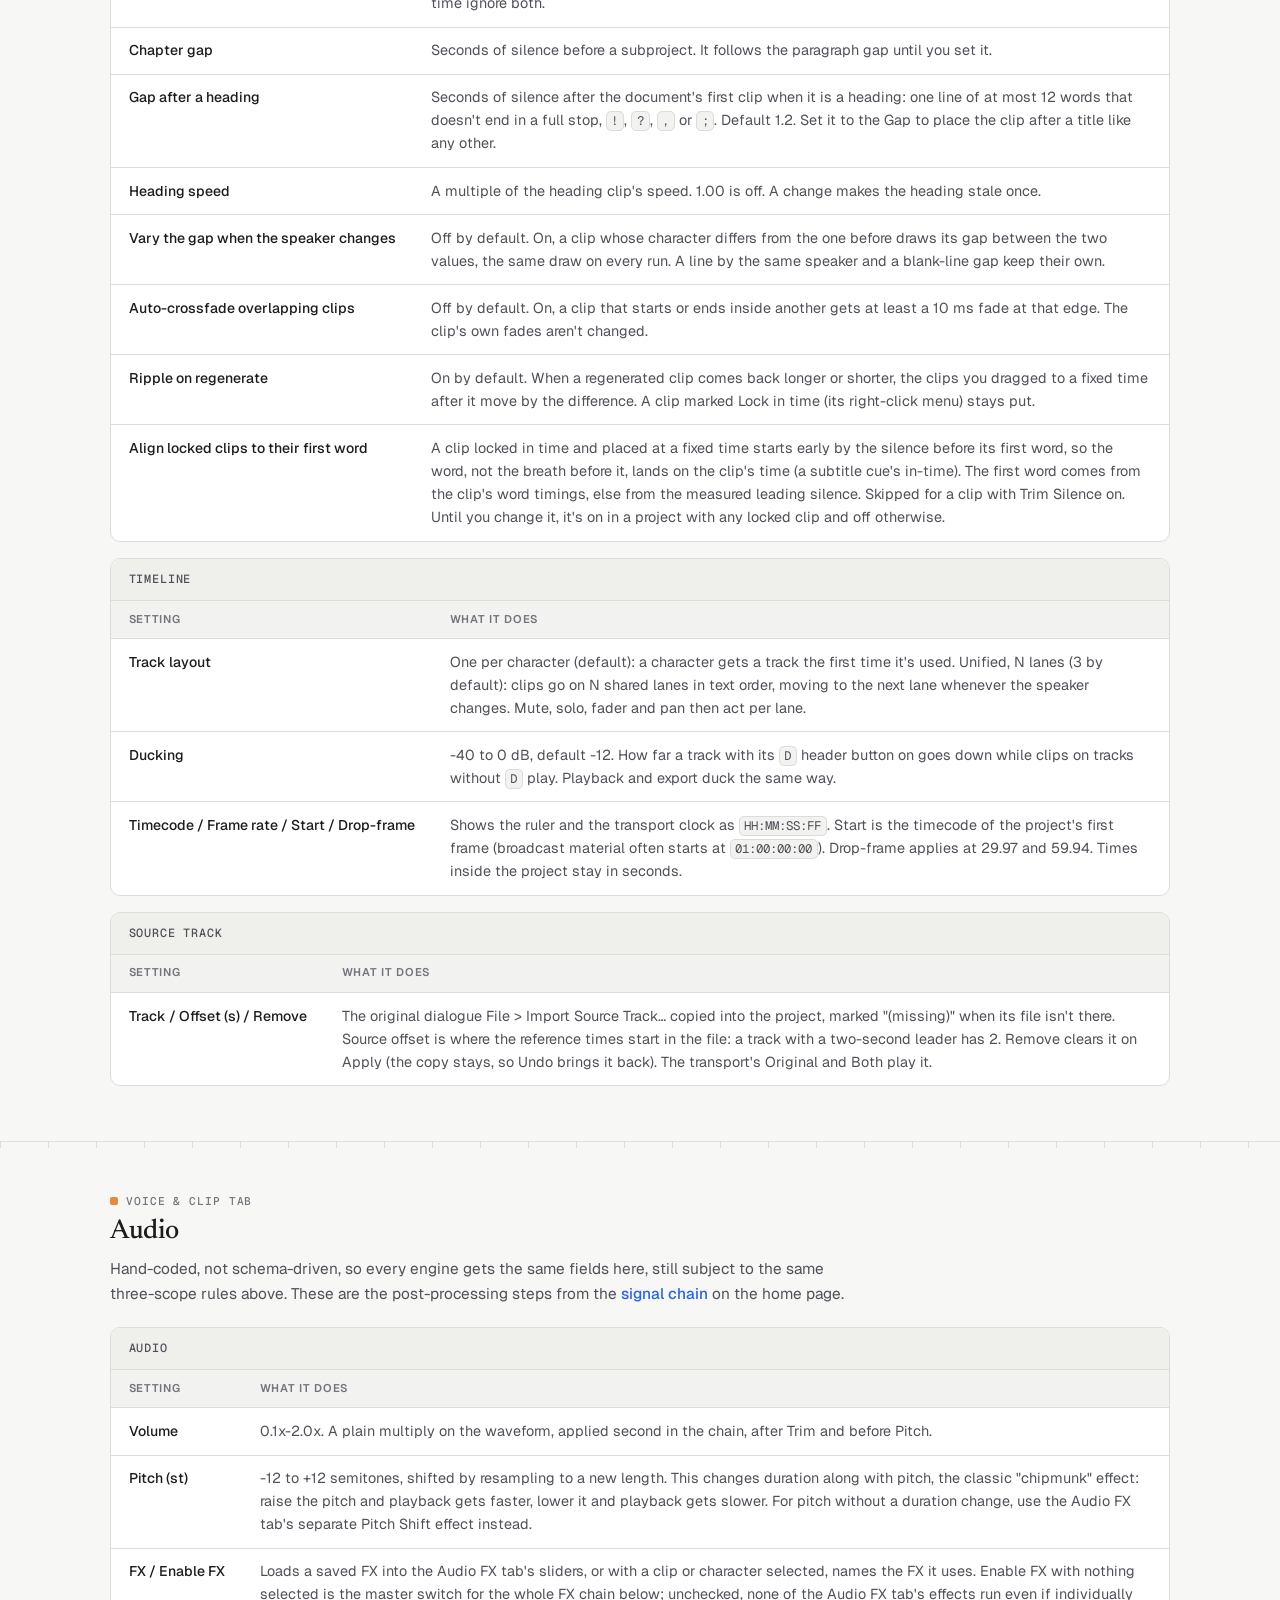
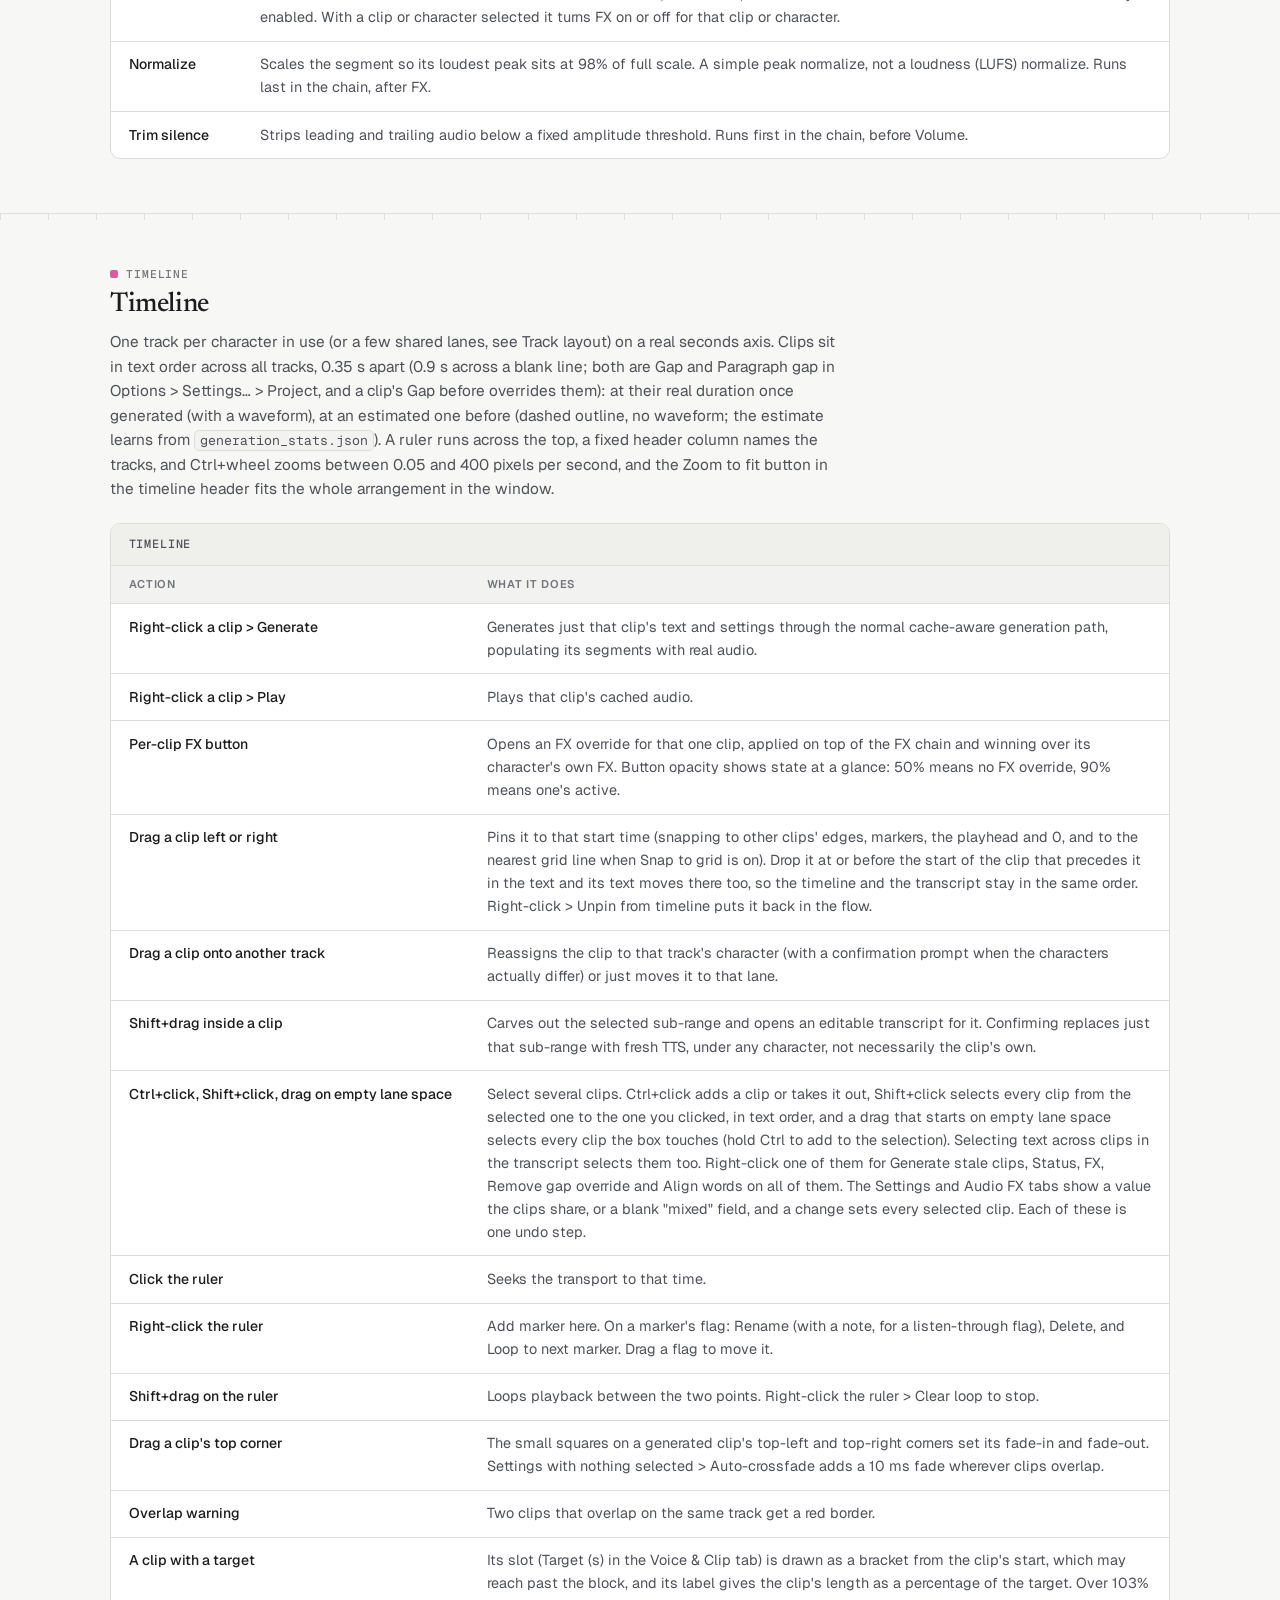
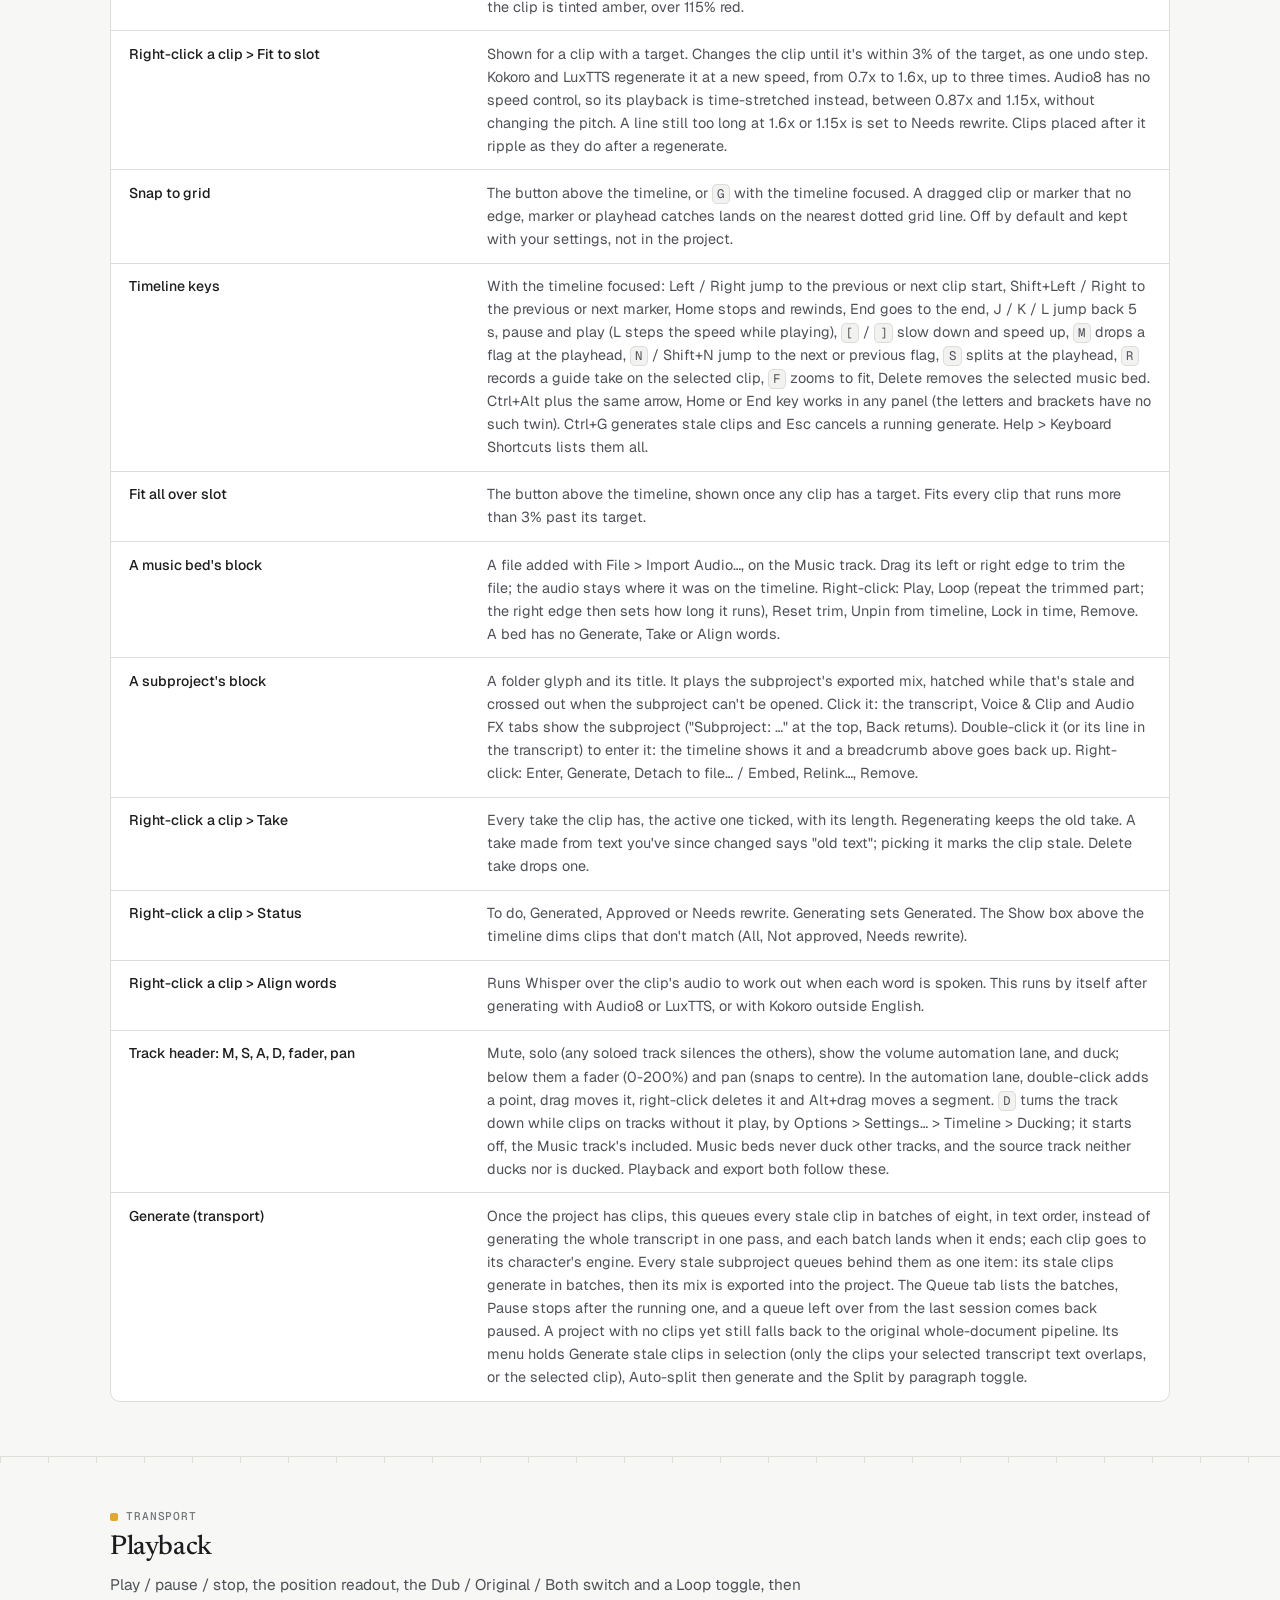
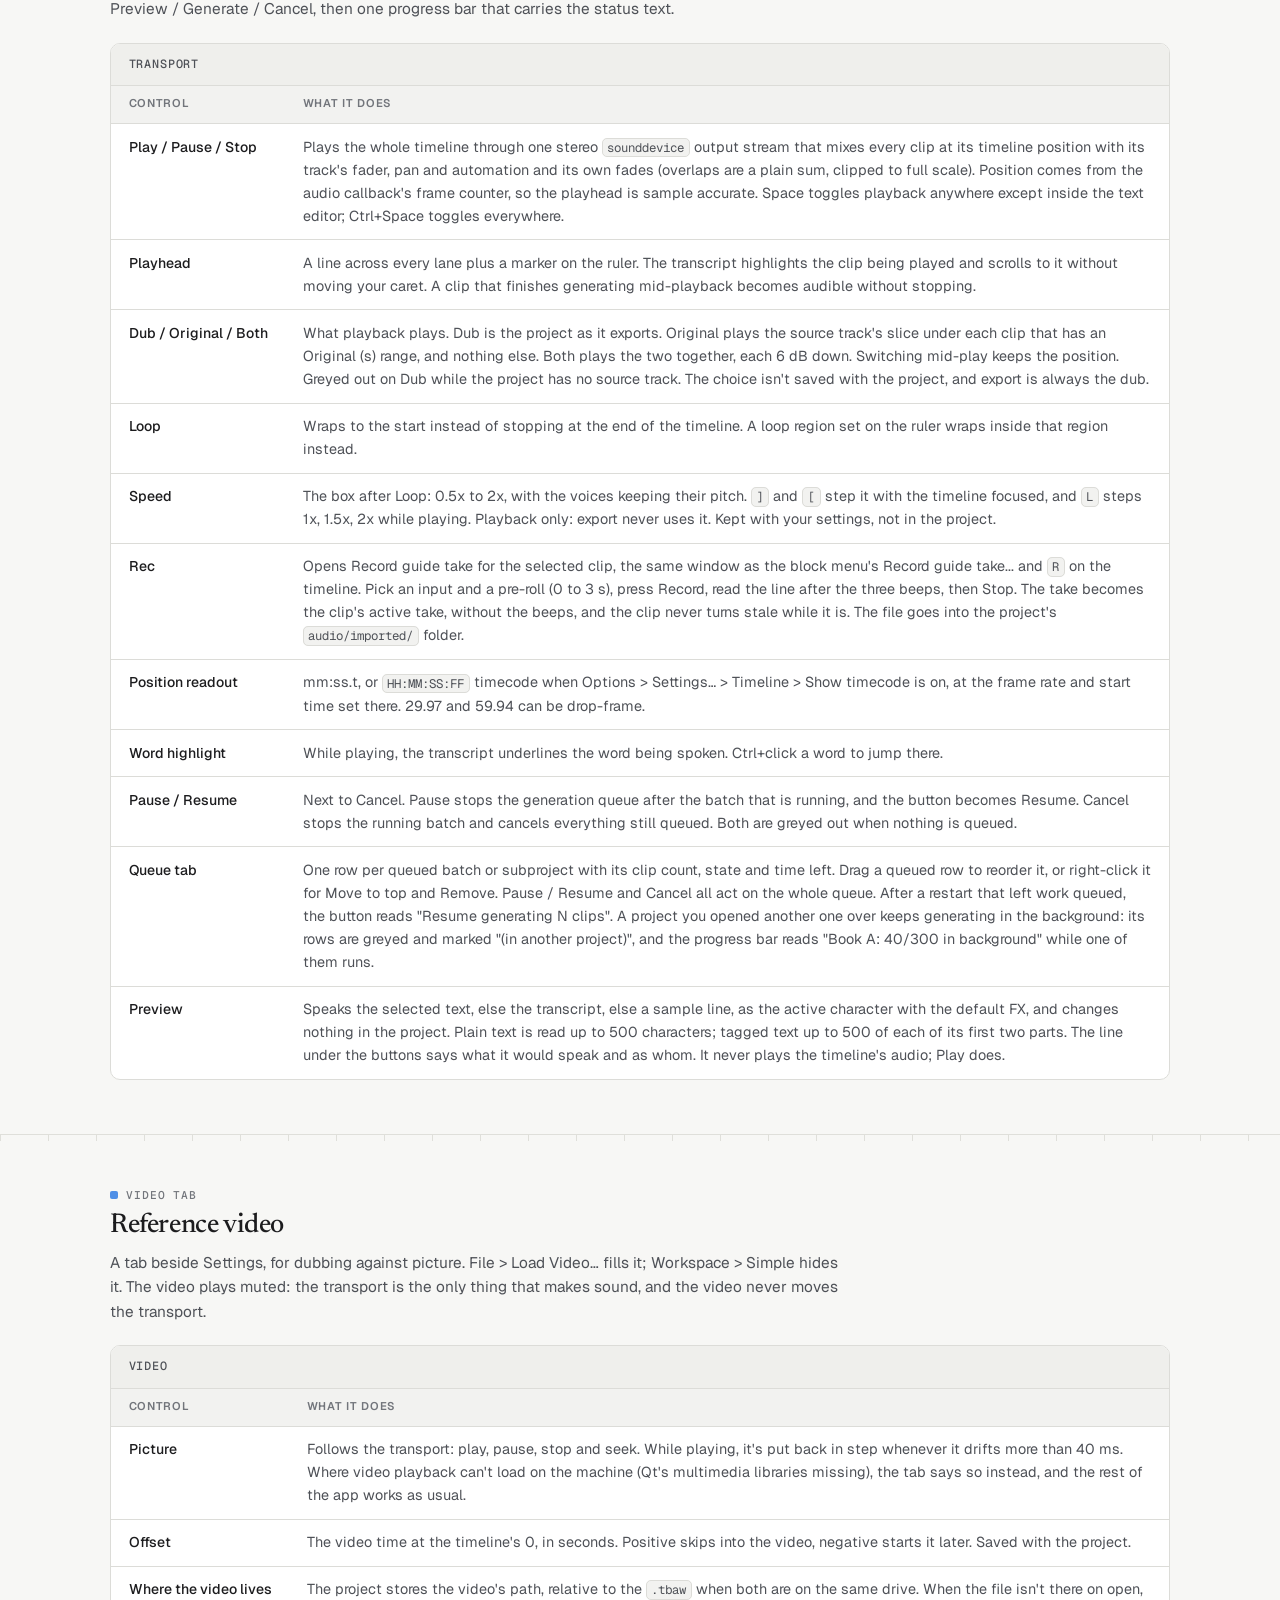
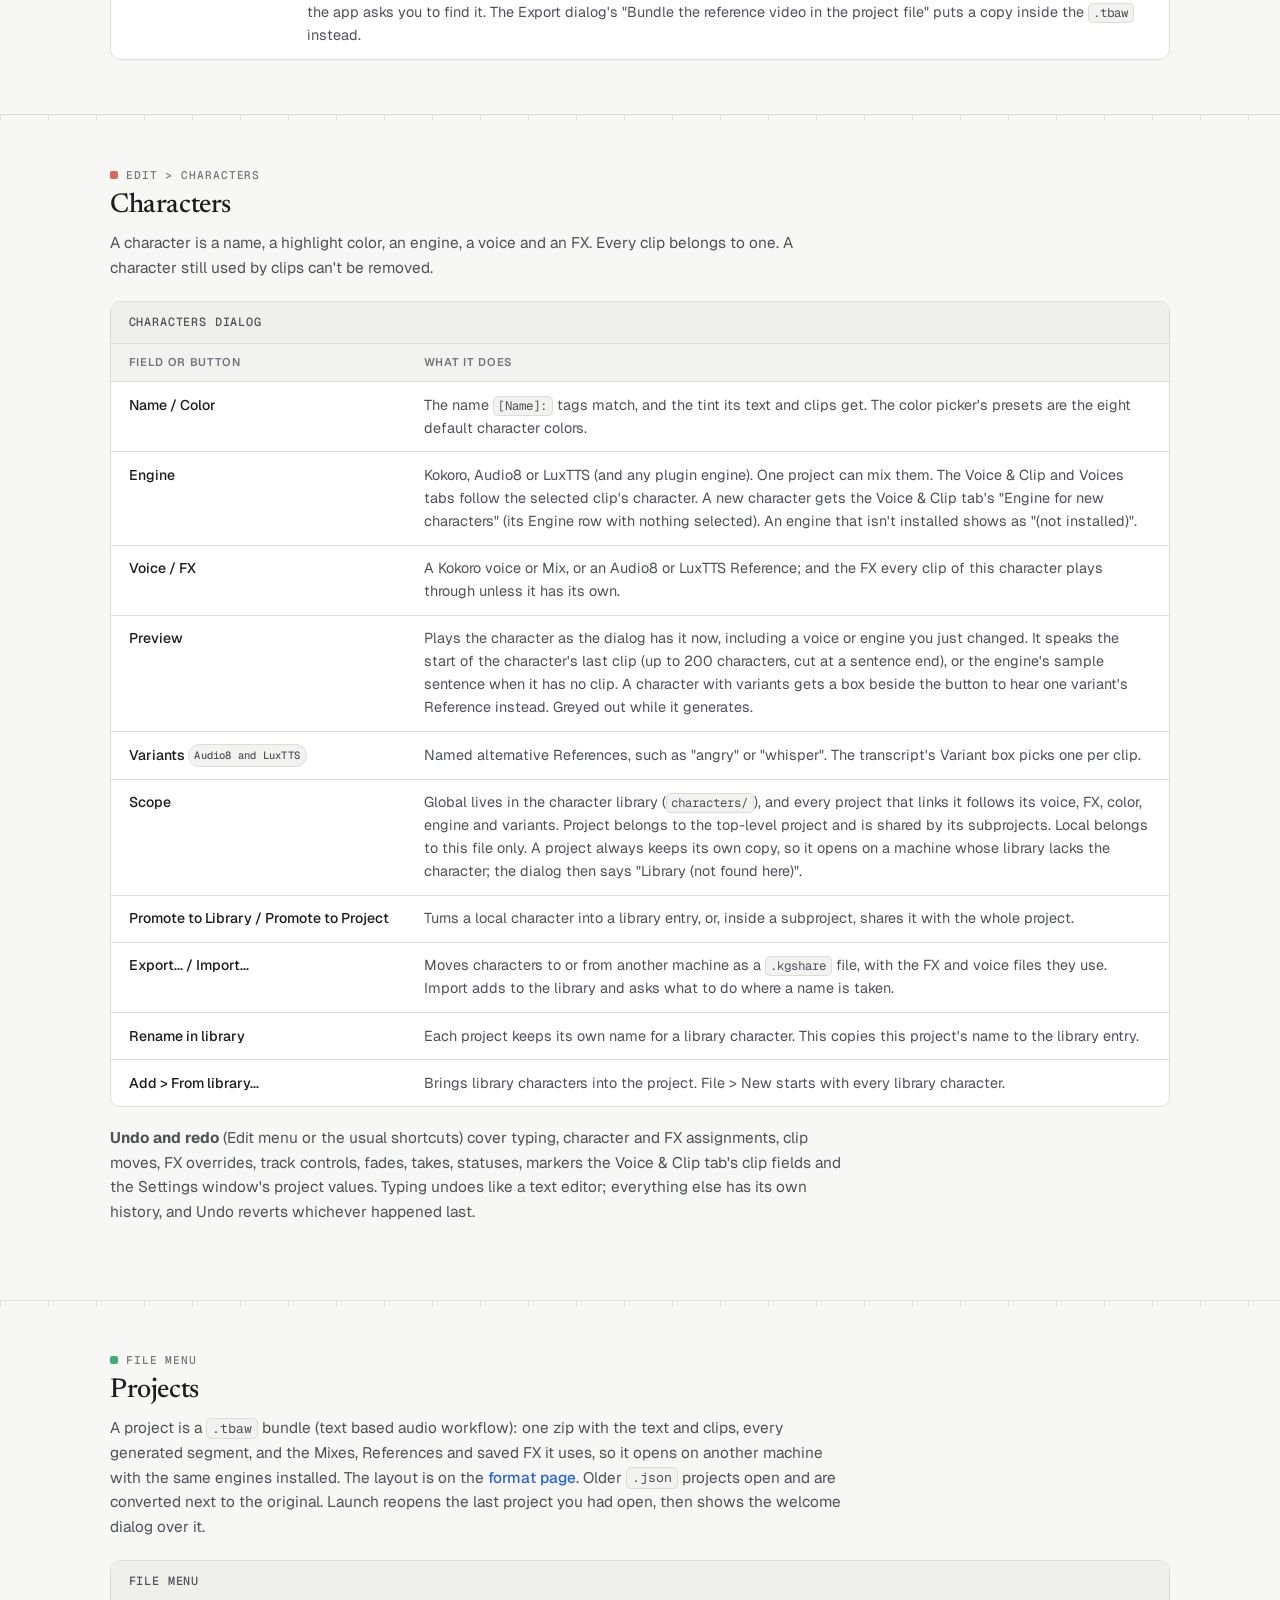
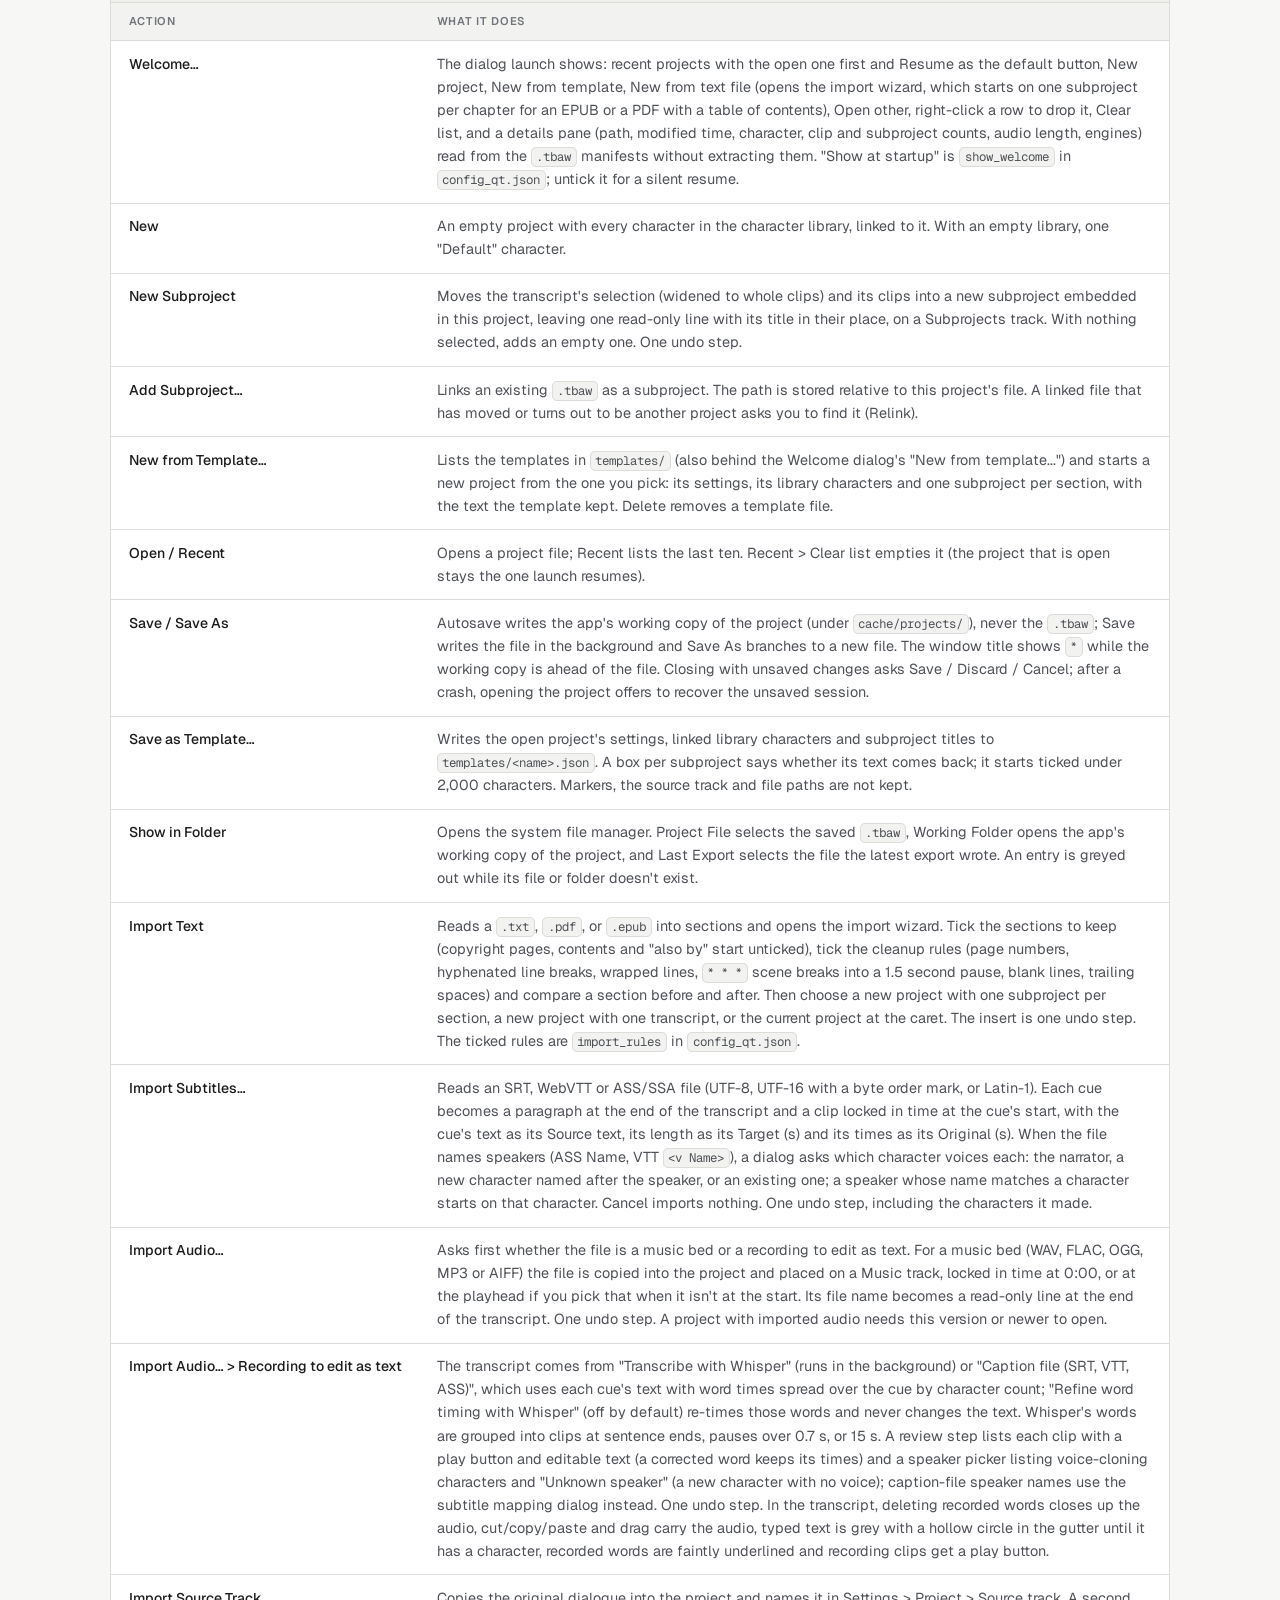
<file: docs/settings.html>
<!doctype html>
<html lang="en">
<head>
<meta charset="UTF-8" />
<meta name="viewport" content="width=device-width, initial-scale=1.0" />
<title>KokoroGUI settings reference · TTS editor manual</title>
<meta name="description" content="Every setting in the KokoroGUI text to speech editor and what it does: project, clip and character scopes, the timeline and mixer, export, characters, audio FX, voice mixing and voice cloning." />
<meta name="robots" content="index, follow, max-image-preview:large" />
<link rel="canonical" href="https://coffeemethod.github.io/KokoroGUI/settings.html" />
<meta name="theme-color" content="#1e1f22" />
<meta property="og:site_name" content="KokoroGUI" />
<meta property="og:title" content="KokoroGUI settings reference · TTS editor manual" />
<meta property="og:description" content="Every setting in the KokoroGUI text to speech editor and what it does: project, clip and character scopes, the timeline and mixer, export, characters, audio FX, voice mixing and voice cloning." />
<meta property="og:type" content="article" />
<meta property="og:url" content="https://coffeemethod.github.io/KokoroGUI/settings.html" />
<meta property="og:image" content="https://coffeemethod.github.io/KokoroGUI/assets/shell_dark.png" />
<meta name="twitter:card" content="summary_large_image" />
<script type="application/ld+json">
{
  "@context": "https://schema.org",
  "@type": "BreadcrumbList",
  "itemListElement": [
    {
      "@type": "ListItem",
      "position": 1,
      "name": "KokoroGUI",
      "item": "https://coffeemethod.github.io/KokoroGUI/"
    },
    {
      "@type": "ListItem",
      "position": 2,
      "name": "Settings reference",
      "item": "https://coffeemethod.github.io/KokoroGUI/settings.html"
    }
  ]
}
</script>
<link rel="icon" href="data:image/svg+xml,%3Csvg xmlns='http://www.w3.org/2000/svg' viewBox='0 0 64 64'%3E%3Crect width='64' height='64' rx='14' fill='%231e1f22'/%3E%3Crect x='12' y='13' width='40' height='5' rx='2.5' fill='%23868a91'/%3E%3Crect x='12' y='23' width='26' height='5' rx='2.5' fill='%23e3a72f'/%3E%3Cg fill='%234f8fe6'%3E%3Crect x='12' y='41' width='4' height='8' rx='2'/%3E%3Crect x='19' y='36' width='4' height='18' rx='2'/%3E%3Crect x='26' y='39' width='4' height='12' rx='2'/%3E%3C/g%3E%3Cg fill='%23e0655c'%3E%3Crect x='33' y='34' width='4' height='22' rx='2'/%3E%3Crect x='40' y='39' width='4' height='12' rx='2'/%3E%3Crect x='47' y='42' width='4' height='6' rx='2'/%3E%3C/g%3E%3C/svg%3E" />
<link rel="preconnect" href="https://fonts.googleapis.com" />
<link rel="preconnect" href="https://fonts.gstatic.com" crossorigin />
<link href="https://fonts.googleapis.com/css2?family=Geist:wght@400;500;600&family=Geist+Mono:wght@400;500&family=Newsreader:ital,opsz,wght@0,6..72,400;0,6..72,500;1,6..72,400&display=swap" rel="stylesheet" />
<link rel="stylesheet" href="assets/site.css" />
</head>
<body>

<header class="site">
  <nav class="wrap">
    <a class="brand" href="index.html">
      <svg class="brand-mark" viewBox="0 0 64 64" aria-hidden="true">
        <rect width="64" height="64" rx="14" fill="var(--surface-2)" stroke="var(--border-2)"/>
        <rect x="12" y="13" width="40" height="5" rx="2.5" fill="var(--text-3)"/>
        <rect x="12" y="23" width="26" height="5" rx="2.5" fill="var(--c1)"/>
        <g fill="var(--c2)"><rect x="12" y="41" width="4" height="8" rx="2"/><rect x="19" y="36" width="4" height="18" rx="2"/><rect x="26" y="39" width="4" height="12" rx="2"/></g>
        <g fill="var(--c3)"><rect x="33" y="34" width="4" height="22" rx="2"/><rect x="40" y="39" width="4" height="12" rx="2"/><rect x="47" y="42" width="4" height="6" rx="2"/></g>
      </svg>
      <span class="brand-word">KokoroGUI<span class="ver">TBAW · 4.0 beta</span></span>
    </a>
    <div class="navlinks">
      <a href="index.html#workflows">Workflows</a>
      <a href="index.html#features">Features</a>
      <a href="changes.html">Changes</a>
      <a href="scripting.html">Tags</a>
      <a href="settings.html" aria-current="page">Settings</a>
      <a href="format.html">.tbaw format</a>
      <a href="cli.html">CLI &amp; MCP</a>
    </div>
    <div class="navctas">
      <button class="icon-btn" id="themeToggle" aria-label="Toggle color theme" title="Toggle color theme">
        <svg id="iconSun" width="16" height="16" viewBox="0 0 24 24" fill="none" stroke="currentColor" stroke-width="2" stroke-linecap="round"><circle cx="12" cy="12" r="4"/><path d="M12 2v2M12 20v2M4.9 4.9l1.4 1.4M17.7 17.7l1.4 1.4M2 12h2M20 12h2M4.9 19.1l1.4-1.4M17.7 6.3l1.4-1.4"/></svg>
        <svg id="iconMoon" width="16" height="16" viewBox="0 0 24 24" fill="none" stroke="currentColor" stroke-width="2" stroke-linecap="round" style="display:none"><path d="M21 12.8A9 9 0 1 1 11.2 3 7 7 0 0 0 21 12.8Z"/></svg>
      </button>
      <button class="icon-btn menu-btn" id="menuToggle" aria-label="Open menu" aria-expanded="false">
        <svg width="16" height="16" viewBox="0 0 24 24" fill="none" stroke="currentColor" stroke-width="2" stroke-linecap="round"><path d="M4 7h16M4 12h16M4 17h16"/></svg>
      </button>
      <a class="btn btn-primary" href="https://github.com/CoffeeMethod/KokoroGUI" target="_blank" rel="noopener">GitHub</a>
    </div>
  </nav>
</header>

<main>
  <section class="page-head" data-clip="Settings" data-cc="c2">
    <div class="wrap">
      <span class="eyebrow c2">Reference</span>
      <h1>What every setting does</h1>
      <p class="lede">Every field in every panel, grouped the way the app groups them, with the parts the label doesn't tell you called out. Three are worth knowing first: the Voice &amp; Clip tab edits whatever is selected, Audio8 ignores two of its own fields, and JIT streaming only exists for a project with no clips yet.</p>
      <div class="toc">
        <a href="#engine-picker">Options menu</a>
        <a href="#transcript">Transcript</a>
        <a href="#characters">Characters</a>
        <a href="#settings-dock">Voice &amp; Clip tab</a>
        <a href="#project-clip">Clip fields</a>
        <a href="#settings-window">Settings window</a>
        <a href="#audio-control">Audio</a>
        <a href="#timeline">Timeline</a>
        <a href="#transport">Playback</a>
        <a href="#video">Video</a>
        <a href="#generation">File menu</a>
        <a href="#processing">Export</a>
        <a href="#workspace">Workspaces</a>
        <a href="#fx">Audio FX</a>
        <a href="#lexicon">Lexicon</a>
        <a href="#mixing">Mixing</a>
        <a href="#voice-reference">Audio8 References</a>
        <a href="#luxtts">LuxTTS</a>
        <a href="#presets">Preset files</a>
        <a href="#jit">JIT streaming</a>
        <a href="#storage">Storage</a>
        <a href="#force-refresh">Force refresh</a>
      </div>
    </div>
  </section>

  <section class="doc-section" id="engine-picker">
    <div class="wrap">
      <div class="prose reveal">
        <h2><span class="idx">Options menu</span>Engines, device, theme</h2>
        <p><strong>Options &gt; Settings&hellip;</strong> (Ctrl+,) opens the <a class="link" href="#settings-window">Settings window</a>: everything about the program and the project, as opposed to a voice. The Voice &amp; Clip tab keeps only what a voice sounds like.</p>
        <p><strong>Each character picks its engine</strong>, in the Voice &amp; Clip tab's Engine row or in Edit &gt; Characters, so one project can mix Kokoro, Audio8 and LuxTTS voices; every engine a character uses stays loaded. The selected clip's character (or the first character, with nothing selected) decides what the Voice &amp; Clip tab's fields look like and which editor the Voices tab opens on (Mixing for Kokoro, References for Audio8 and LuxTTS); the Voices tab's own Engine box opens another engine's editor without changing a character. Everything below is written per-engine where they differ.</p>
        <p>Language, the default voice, an engine's own Model fields and its Parallel threads are kept per engine, so characters using different engines each generate with their own. An engine this install doesn't have shows as "(not installed)": its characters keep it, their clips play and don't generate. Without the <code>kokoro</code> package the app runs Audio8, LuxTTS (with its optional dependencies) and Dummy.</p>
        <p><strong>Options &gt; Device</strong> picks CPU / CUDA / Auto for Kokoro and LuxTTS (the first line, &ldquo;Detected&rdquo;, names what torch found: a CUDA card, an Apple GPU or the CPU. The engines use CUDA or the CPU only, so an Apple GPU is listed but not used. The CUDA entry is greyed out when torch reports no device) and re-initializes the engine. <strong>Options &gt; Theme</strong> switches between the dark (default) and light palettes. The checkable entries under them are whether copying text carries its character and FX along, whether a paste splits off its own run, the <a class="link" href="#transcript">Transcript details</a> submenu, <strong>Spellcheck</strong> (a wavy underline under words the dictionary doesn't know, in each clip's character's language, off by default) and <a class="link" href="#jit">JIT streaming</a> for projects with no clips. The welcome dialog's "Show at startup" box is the one launch setting that isn't here; it lives on the dialog itself (File &gt; Welcome…).</p>
      </div>
    </div>
  </section>

  <section class="doc-section" id="transcript">
    <div class="wrap">
      <div class="prose reveal">
        <h2><span class="idx">Transcript tab</span>The transcript</h2>
        <p>The transcript is a highlighting editor over the project's text, not a plain input field. Two combos sit above it: <strong>Character</strong> and <strong>FX</strong>, both reflecting the clip under the caret. Changing Character reassigns the selection (or the caret's whole clip, or its line for untagged text); changing FX sets a named FX override on the caret's clip, undoable like everything else. The left gutter names the speaker once per character/FX change (<code>Narrator</code> on one line, <code>FX: Echo</code> under it) and shows a small play button beside each stale clip that generates just that clip. Stale text is dash-underlined; a stale clip with a target duration whose text reads longer than the target gets a wavy amber or red underline instead (see Target (s) below). Thin rules mark clip boundaries and where Auto-split would cut. <strong>Options &gt; Transcript details &gt; Show details</strong> (off by default) adds more: every other segment of a clip in a lighter tint, a grey bar where a segment ends at a pause and an amber one where it had to end between two words, a dotted line over text the Lexicon rewrites, the gap before each clip on its rule, a status dot and length per clip in the gutter, and a line under the editor describing the clip under the caret. Hover a segment or a rewrite for details. Each of the four overlays (Segment boundaries, Clip info, Lexicon rewrites, Gaps) has its own toggle in the submenu. A music bed's line holds its file name and can't be edited; delete the whole line to remove the bed.</p>
        <p> Every run of text is colored by its assigned character and FX, so the boundaries between speakers and effects are visible at a glance, without reading the inline <a href="scripting.html" class="link"><code>[Speaker:FX]:</code></a> syntax.</p>
        <p>Selecting a range and opening the Characters menu reassigns that range's character/FX directly. Placing the caret inside an existing run instead shows that run's voice and FX in the Voice &amp; Clip tab. Copying a range carries its character/FX metadata with it; pasting into a run belonging to a different character splits the paste into its own run rather than silently overwriting the destination's assignment, unless "character/FX paste splits" is turned off, in which case a paste inherits whatever it lands on.</p>
        <p><strong>Find and replace.</strong> Ctrl+F (Edit &gt; Find) opens a bar under the transcript with Match case and Whole word, a count of the matches and Previous and Next (F3 and Shift+F3 work too). Ctrl+H adds the Replace field. The search covers the transcript on screen and every subproject that is open, and the bar lists the other projects' matches. Replace all is one undo step per project and says first how many clips it will turn stale.</p>
      </div>
    </div>
  </section>

  <section class="doc-section" id="settings-dock">
    <div class="wrap">
      <div class="prose reveal">
        <h2><span class="idx">Voice &amp; Clip tab</span>One panel, three scopes</h2>
        <p>The line at the top names what the tab edits: Defaults, a character, a clip and its text, or how many clips. A subproject's name comes before it. Audio FX has the same line. The fields below are built from the engine's own list, and they edit whatever is selected:</p>
      </div>
      <div class="table-wrap reveal" style="max-width:760px; margin-top:1rem;">
        <table class="ref">
          <caption>Voice &amp; Clip tab scopes</caption>
          <thead><tr><th>Selection</th><th>Values come from</th><th>Edits write to</th></tr></thead>
          <tbody>
            <tr><td>Nothing selected, or text outside a clip</td><td>The app's defaults, shared by every project, the shown engine's own for the per-engine fields</td><td>App settings (<code>config_qt.json</code>; per-engine fields under <code>engines</code>)</td></tr>
            <tr><td>A clip</td><td>Its character's settings, merged with its own overrides</td><td><code>clip.overrides</code>, never the app defaults</td></tr>
            <tr><td>A character</td><td>That character's settings</td><td>The character directly, so every clip without its own override using it updates live</td></tr>
          </tbody>
        </table>
      </div>
      <p class="dek" style="margin-top:1rem;">Speed and the Audio fields can vary per clip or character. Kokoro voices can also be picked here; Reference engines show a read-only Voice label and use Voices to assign a saved Reference to the character. Language and an engine's Model fields (Audio8's and LuxTTS's sampling knobs) are shown disabled, not hidden, while a clip or character is selected, since they only apply to the whole document. Segmentation, output format, threads and the caches aren't here at all: they're program settings, in the <a class="link" href="#settings-window">Settings window</a>.</p>
      <p class="dek" style="margin-top:1rem;">With a clip selected, a value set on the clip itself is bold and marked "(clip)" at its label, and the line under the header lists them. Everything else comes from the clip's character or the defaults; the label's tooltip says which. An edit to a character that is in your library says so before you make it, since every project that uses the character changes.</p>
      <p class="dek" style="margin-top:1rem;">Above the fields, the <strong>Engine</strong> row: with a character selected it sets that character's engine (refused while a job runs; the voice stays if the new engine has one by that name, else it becomes the new engine's default); with a clip selected it does the same for the clip's character, so every clip of that character follows; with nothing selected it is "Engine for new characters", the engine Add in Edit &gt; Characters and subtitle import give a new character, and the Language and Voice under it switch to that engine's defaults, the voice a new character starts with. Picking an engine and then a voice is one stop.</p>
      <p class="dek" style="margin-top:1rem;">The fields below depend on the selected engine; its Model fields appear only for that engine. Language, Voice (with nothing selected) and Model fields are remembered per engine. <a class="link" href="#luxtts">LuxTTS settings</a> are listed below.</p>
      <div class="table-wrap reveal">
        <table class="ref">
          <caption>Voice fields</caption>
          <thead><tr><th>Setting</th><th>What it does</th></tr></thead>
          <tbody>
            <tr><td>Language</td><td>For Kokoro, picks which phonemization pipeline runs; each language uses its own <code>KPipeline</code> and voice list. For Audio8 it's one of eleven labels from the model card. See the callout below: it currently isn't sent to the model at all. LuxTTS supports English.</td></tr>
            <tr><td>Voice</td><td>Kokoro: a named base voice (<code>af_heart</code>, <code>bm_daniel</code>, ...) or a saved Mix from the Voices tab. Audio8 and LuxTTS: a saved Reference from Voices (Audio8 requires a transcript; LuxTTS accepts edited text or internal transcription). Assign it with Save or Use in Voices; Voice &amp; Clip shows the assigned name without a second picker.</td></tr>
            <tr><td>Speed</td><td>Kokoro and LuxTTS: 0.5x-2.0x, passed to the model as a native generation parameter. Audio8: shown in the same range, but see the callout below, it's currently not forwarded to the model either.</td></tr>
            <tr><td>Max new tokens <span class="engine-note">Audio8 only</span></td><td>Caps how many tokens the model can generate per segment. Default 1024, hard-capped at 2048 to match the model's real <code>max_seq_len</code>; anything higher gets silently clamped by the model anyway.</td></tr>
            <tr><td>Temperature <span class="engine-note">Audio8 only</span></td><td>Sampling temperature, default 0.8. Higher values add more variation between takes of the same text.</td></tr>
            <tr><td>Top P / Top K <span class="engine-note">Audio8 only</span></td><td>Nucleus and top-k sampling cutoffs, default 0.95 and 50. Standard token-sampling controls for the model's decoder.</td></tr>
          </tbody>
        </table>
      </div>
      <div class="callout warn reveal" style="max-width:760px; margin-top:1.4rem;">
        <svg class="icon" viewBox="0 0 24 24" fill="none" stroke="currentColor" stroke-width="2"><path d="M12 9v4M12 17h.01M10.3 3.9 2.5 17.5a1.7 1.7 0 0 0 1.5 2.5h16a1.7 1.7 0 0 0 1.5-2.5L13.7 3.9a1.7 1.7 0 0 0-3.4 0Z"/></svg>
        <div>
          <p><strong>Language and Speed do nothing on Audio8, currently.</strong> The model doesn't accept a language or speed at all, so the app never sends them. Audio8 takes the language from the reference clip and the text, and always speaks at its own pace. The two fields still show because the field list can't yet mark one as display-only. To change an Audio8 line's length, use Fit to slot, which time-stretches it on playback.</p>
        </div>
      </div>
    </div>
  </section>

  <section class="doc-section" id="project-clip">
    <div class="wrap">
      <h2><span class="idx">Voice &amp; Clip tab</span>Clip fields</h2>
      <p class="dek">Under Audio while a clip is selected. Every edit here is one undo step. Status, Note and Take are always in view. Timing (gap, overlap, target) and Source (source text, original range) fold, and their titles say what is set on the clip. The project's own fields (gaps, ripple, track layout, timecode, ...) are in the <a class="link" href="#settings-window">Settings window</a>.</p>
      <div class="table-wrap reveal">
        <table class="ref">
          <caption>Clip fields</caption>
          <thead><tr><th>Field</th><th>What it does</th></tr></thead>
          <tbody>
            <tr><td>Gap before</td><td>This clip's own gap, over the project's. Blank uses the project's. A <code>[pause:x]</code> marker sets it when Auto-split creates the clip.</td></tr>
            <tr><td>Overlap</td><td>Starts this clip that many seconds before the clip before it ends (0 to 5), for a backchannel. Blank places it after a gap. <code>[Name, overlap:0.3]:</code> sets it. A clip placed by hand ignores it.</td></tr>
            <tr><td>Take</td><td>Switch between the clip's takes, like the timeline's Take menu.</td></tr>
            <tr><td>Status / Note</td><td>Review state and a note, for the timeline filter and the cue sheet.</td></tr>
            <tr><td>Source text</td><td>The original line a dub is written against. Press Edit to change it and Save to store it. It shows as the transcript gutter's tooltip, and a rough syllable count of both lines sits underneath (vowel groups per word: a length check, not a real syllable count).</td></tr>
            <tr><td>Original (s)</td><td>The part of the source track this clip dubs, as <code>start - end</code> in seconds. Subtitle import fills it from the cue's times; blank for none. The transport's Original and Both play that slice where the clip starts, even after you drag the clip.</td></tr>
            <tr><td>Target (s)</td><td>How long the clip should last, from its time on the timeline; subtitle import sets it to the cue's length. Blank for none. The timeline draws it as a slot, and Fit to slot aims at it.</td></tr>
          </tbody>
        </table>
      </div>
    </div>
  </section>

  <section class="doc-section" id="settings-window">
    <div class="wrap">
      <h2><span class="idx">Options &gt; Settings&hellip;</span>Settings window</h2>
      <p class="dek">Program and project settings, laid out like OBS's: pick a page on the left, edit it on the right. Nothing changes until you press Apply or OK; Cancel drops the edits, and Apply stays greyed out until something differs. General, Generation and Performance are saved with the app (<code>config_qt.json</code>), the rest with the project. Each project value you change is its own undo step.</p>
      <div class="table-wrap reveal" style="margin-top:1rem;">
        <table class="ref">
          <caption>General</caption>
          <thead><tr><th>Setting</th><th>What it does</th></tr></thead>
          <tbody>
            <tr><td>Theme / Device</td><td>The same choices as Options &gt; Theme and Options &gt; Device; either place updates the other.</td></tr>
            <tr><td>Language</td><td>The same choice as Options &gt; Language. System default follows the operating system. A change shows after a restart.</td></tr>
          </tbody>
        </table>
      </div>
      <div class="table-wrap reveal" style="margin-top:1rem;">
        <table class="ref">
          <caption>Generation</caption>
          <thead><tr><th>Setting</th><th>What it does</th></tr></thead>
          <tbody>
            <tr><td>Target words per segment</td><td>5-200, default 40. Text is generated in pieces of about this many words, one file and one subtitle cue each. A piece ends at the strongest enabled boundary between half and one and a half times the target; if there's none, it may run to twice the target to reach one. Only past that is a sentence cut, and never inside a word. Changing it marks the clips whose pieces move as stale.</td></tr>
            <tr><td>Split at paragraphs / sentences / pauses</td><td>Which boundaries a piece may end at, strongest first: a blank line; a sentence end (<code>.</code> <code>!</code> <code>?</code> <code>...</code>, not after <code>Mr.</code>, <code>Dr.</code> or an initial); a pause (comma, semicolon, colon, dash, or a single line break). All on by default. Turning one off demotes its boundaries to the next level on, so with sentences off a full stop still counts as a pause.</td></tr>
            <tr><td>Output format</td><td><code>wav</code>, <code>flac</code>, <code>mp3</code> or <code>ogg</code>, for whole-document generation in a project with no clips. Clips are always written in the project's bundle format (wav or flac, set in the Export dialog), and the exported file's format is chosen in Export.</td></tr>
          </tbody>
        </table>
      </div>
      <div class="table-wrap reveal" style="margin-top:1rem;">
        <table class="ref">
          <caption>Performance</caption>
          <thead><tr><th>Setting</th><th>What it does</th></tr></thead>
          <tbody>
            <tr><td>Parallel threads <span class="engine-note">per engine</span></td><td>Kokoro: 1-32. Each thread runs its own pipeline, so more threads generate more pieces at once. Audio8: 1-4, but one shared model generates one piece at a time, so more threads don't speed up the model itself. LuxTTS: one shared model and one segment at a time.</td></tr>
            <tr><td>Enable segment cache</td><td>For whole-document and JIT generation: keeps each generated piece under <code>cache/</code>, keyed by a hash of what produced it, so a re-run with the same text and settings skips it. Clips don't need it: each clip's audio is written once into the project, under a name made from the same hash.</td></tr>
            <tr><td>Cache reference encoding <span class="engine-note">Audio8 only</span></td><td>A second, separate cache that stores the model's encoding of each Reference's WAV, keyed by the file's contents. Repeated segments against the same Reference skip re-running the audio encoder, independent of the segment cache above.</td></tr>
          </tbody>
        </table>
      </div>
      <div class="table-wrap reveal" style="margin-top:1rem;">
        <table class="ref">
          <caption>Project</caption>
          <thead><tr><th>Setting</th><th>What it does</th></tr></thead>
          <tbody>
            <tr><td>Subproject title</td><td>Shown while a subproject is focused. Its name: its line in the parent, its block and the breadcrumb show it. Stored in its own <code>project.json</code>.</td></tr>
            <tr><td>Gap / Paragraph gap</td><td>Seconds of silence between clips placed one after another (default 0.35), and between clips with a blank line between them (default 0.9). 0 gives the old back-to-back placement. Clips you've dragged to a fixed time ignore both.</td></tr>
            <tr><td>Chapter gap</td><td>Seconds of silence before a subproject. It follows the paragraph gap until you set it.</td></tr>
            <tr><td>Gap after a heading</td><td>Seconds of silence after the document's first clip when it is a heading: one line of at most 12 words that doesn't end in a full stop, <code>!</code>, <code>?</code>, <code>,</code> or <code>;</code>. Default 1.2. Set it to the Gap to place the clip after a title like any other.</td></tr>
            <tr><td>Heading speed</td><td>A multiple of the heading clip's speed. 1.00 is off. A change makes the heading stale once.</td></tr>
            <tr><td>Vary the gap when the speaker changes</td><td>Off by default. On, a clip whose character differs from the one before draws its gap between the two values, the same draw on every run. A line by the same speaker and a blank-line gap keep their own.</td></tr>
            <tr><td>Auto-crossfade overlapping clips</td><td>Off by default. On, a clip that starts or ends inside another gets at least a 10 ms fade at that edge. The clip's own fades aren't changed.</td></tr>
            <tr><td>Ripple on regenerate</td><td>On by default. When a regenerated clip comes back longer or shorter, the clips you dragged to a fixed time after it move by the difference. A clip marked Lock in time (its right-click menu) stays put.</td></tr>
            <tr><td>Align locked clips to their first word</td><td>A clip locked in time and placed at a fixed time starts early by the silence before its first word, so the word, not the breath before it, lands on the clip's time (a subtitle cue's in-time). The first word comes from the clip's word timings, else from the measured leading silence. Skipped for a clip with Trim Silence on. Until you change it, it's on in a project with any locked clip and off otherwise.</td></tr>
          </tbody>
        </table>
      </div>
      <div class="table-wrap reveal" style="margin-top:1rem;">
        <table class="ref">
          <caption>Timeline</caption>
          <thead><tr><th>Setting</th><th>What it does</th></tr></thead>
          <tbody>
            <tr><td>Track layout</td><td>One per character (default): a character gets a track the first time it's used. Unified, N lanes (3 by default): clips go on N shared lanes in text order, moving to the next lane whenever the speaker changes. Mute, solo, fader and pan then act per lane.</td></tr>
            <tr><td>Ducking</td><td>-40 to 0 dB, default -12. How far a track with its <code>D</code> header button on goes down while clips on tracks without <code>D</code> play. Playback and export duck the same way.</td></tr>
            <tr><td>Timecode / Frame rate / Start / Drop-frame</td><td>Shows the ruler and the transport clock as <code>HH:MM:SS:FF</code>. Start is the timecode of the project's first frame (broadcast material often starts at <code>01:00:00:00</code>). Drop-frame applies at 29.97 and 59.94. Times inside the project stay in seconds.</td></tr>
          </tbody>
        </table>
      </div>
      <div class="table-wrap reveal" style="margin-top:1rem;">
        <table class="ref">
          <caption>Source track</caption>
          <thead><tr><th>Setting</th><th>What it does</th></tr></thead>
          <tbody>
            <tr><td>Track / Offset (s) / Remove</td><td>The original dialogue File &gt; Import Source Track&hellip; copied into the project, marked "(missing)" when its file isn't there. Source offset is where the reference times start in the file: a track with a two-second leader has 2. Remove clears it on Apply (the copy stays, so Undo brings it back). The transport's Original and Both play it.</td></tr>
          </tbody>
        </table>
      </div>
    </div>
  </section>

  <section class="doc-section" id="audio-control">
    <div class="wrap">
      <h2><span class="idx">Voice &amp; Clip tab</span>Audio</h2>
      <p class="dek">Hand-coded, not schema-driven, so every engine gets the same fields here, still subject to the same three-scope rules above. These are the post-processing steps from the <a href="index.html#signal-chain" class="link">signal chain</a> on the home page.</p>
      <div class="table-wrap reveal">
        <table class="ref">
          <caption>Audio</caption>
          <thead><tr><th>Setting</th><th>What it does</th></tr></thead>
          <tbody>
            <tr><td>Volume</td><td>0.1x-2.0x. A plain multiply on the waveform, applied second in the chain, after Trim and before Pitch.</td></tr>
            <tr><td>Pitch (st)</td><td>-12 to +12 semitones, shifted by resampling to a new length. This changes duration along with pitch, the classic "chipmunk" effect: raise the pitch and playback gets faster, lower it and playback gets slower. For pitch without a duration change, use the Audio FX tab's separate Pitch Shift effect instead.</td></tr>
            <tr><td>FX / Enable FX</td><td>Loads a saved FX into the Audio FX tab's sliders, or with a clip or character selected, names the FX it uses. Enable FX with nothing selected is the master switch for the whole FX chain below; unchecked, none of the Audio FX tab's effects run even if individually enabled. With a clip or character selected it turns FX on or off for that clip or character.</td></tr>
            <tr><td>Normalize</td><td>Scales the segment so its loudest peak sits at 98% of full scale. A simple peak normalize, not a loudness (LUFS) normalize. Runs last in the chain, after FX.</td></tr>
            <tr><td>Trim silence</td><td>Strips leading and trailing audio below a fixed amplitude threshold. Runs first in the chain, before Volume.</td></tr>
          </tbody>
        </table>
      </div>
    </div>
  </section>

  <section class="doc-section" id="timeline">
    <div class="wrap">
      <h2><span class="idx">Timeline</span>Timeline</h2>
      <p class="dek">One track per character in use (or a few shared lanes, see Track layout) on a real seconds axis. Clips sit in text order across all tracks, 0.35 s apart (0.9 s across a blank line; both are Gap and Paragraph gap in Options &gt; Settings&hellip; &gt; Project, and a clip's Gap before overrides them): at their real duration once generated (with a waveform), at an estimated one before (dashed outline, no waveform; the estimate learns from <code>generation_stats.json</code>). A ruler runs across the top, a fixed header column names the tracks, and Ctrl+wheel zooms between 0.05 and 400 pixels per second, and the Zoom to fit button in the timeline header fits the whole arrangement in the window.</p>
      <div class="table-wrap reveal">
        <table class="ref">
          <caption>Timeline</caption>
          <thead><tr><th>Action</th><th>What it does</th></tr></thead>
          <tbody>
            <tr><td>Right-click a clip &gt; Generate</td><td>Generates just that clip's text and settings through the normal cache-aware generation path, populating its segments with real audio.</td></tr>
            <tr><td>Right-click a clip &gt; Play</td><td>Plays that clip's cached audio.</td></tr>
            <tr><td>Per-clip FX button</td><td>Opens an FX override for that one clip, applied on top of the FX chain and winning over its character's own FX. Button opacity shows state at a glance: 50% means no FX override, 90% means one's active.</td></tr>
            <tr><td>Drag a clip left or right</td><td>Pins it to that start time (snapping to other clips' edges, markers, the playhead and 0, and to the nearest grid line when Snap to grid is on). Drop it at or before the start of the clip that precedes it in the text and its text moves there too, so the timeline and the transcript stay in the same order. Right-click &gt; Unpin from timeline puts it back in the flow.</td></tr>
            <tr><td>Drag a clip onto another track</td><td>Reassigns the clip to that track's character (with a confirmation prompt when the characters actually differ) or just moves it to that lane.</td></tr>
            <tr><td>Shift+drag inside a clip</td><td>Carves out the selected sub-range and opens an editable transcript for it. Confirming replaces just that sub-range with fresh TTS, under any character, not necessarily the clip's own.</td></tr>
            <tr><td>Ctrl+click, Shift+click, drag on empty lane space</td><td>Select several clips. Ctrl+click adds a clip or takes it out, Shift+click selects every clip from the selected one to the one you clicked, in text order, and a drag that starts on empty lane space selects every clip the box touches (hold Ctrl to add to the selection). Selecting text across clips in the transcript selects them too. Right-click one of them for Generate stale clips, Status, FX, Remove gap override and Align words on all of them. The Settings and Audio FX tabs show a value the clips share, or a blank "mixed" field, and a change sets every selected clip. Each of these is one undo step.</td></tr>
            <tr><td>Click the ruler</td><td>Seeks the transport to that time.</td></tr>
            <tr><td>Right-click the ruler</td><td>Add marker here. On a marker's flag: Rename (with a note, for a listen-through flag), Delete, and Loop to next marker. Drag a flag to move it.</td></tr>
            <tr><td>Shift+drag on the ruler</td><td>Loops playback between the two points. Right-click the ruler &gt; Clear loop to stop.</td></tr>
            <tr><td>Drag a clip's top corner</td><td>The small squares on a generated clip's top-left and top-right corners set its fade-in and fade-out. Settings with nothing selected &gt; Auto-crossfade adds a 10 ms fade wherever clips overlap.</td></tr>
            <tr><td>Overlap warning</td><td>Two clips that overlap on the same track get a red border.</td></tr>
            <tr><td>A clip with a target</td><td>Its slot (Target (s) in the Voice &amp; Clip tab) is drawn as a bracket from the clip's start, which may reach past the block, and its label gives the clip's length as a percentage of the target. Over 103% the clip is tinted amber, over 115% red.</td></tr>
            <tr><td>Right-click a clip &gt; Fit to slot</td><td>Shown for a clip with a target. Changes the clip until it's within 3% of the target, as one undo step. Kokoro and LuxTTS regenerate it at a new speed, from 0.7x to 1.6x, up to three times. Audio8 has no speed control, so its playback is time-stretched instead, between 0.87x and 1.15x, without changing the pitch. A line still too long at 1.6x or 1.15x is set to Needs rewrite. Clips placed after it ripple as they do after a regenerate.</td></tr>
            <tr><td>Snap to grid</td><td>The button above the timeline, or <code>G</code> with the timeline focused. A dragged clip or marker that no edge, marker or playhead catches lands on the nearest dotted grid line. Off by default and kept with your settings, not in the project.</td></tr>
            <tr><td>Timeline keys</td><td>With the timeline focused: Left / Right jump to the previous or next clip start, Shift+Left / Right to the previous or next marker, Home stops and rewinds, End goes to the end, J / K / L jump back 5 s, pause and play (L steps the speed while playing), <code>[</code> / <code>]</code> slow down and speed up, <code>M</code> drops a flag at the playhead, <code>N</code> / Shift+N jump to the next or previous flag, <code>S</code> splits at the playhead, <code>R</code> records a guide take on the selected clip, <code>F</code> zooms to fit, Delete removes the selected music bed. Ctrl+Alt plus the same arrow, Home or End key works in any panel (the letters and brackets have no such twin). Ctrl+G generates stale clips and Esc cancels a running generate. Help &gt; Keyboard Shortcuts lists them all.</td></tr>
            <tr><td>Fit all over slot</td><td>The button above the timeline, shown once any clip has a target. Fits every clip that runs more than 3% past its target.</td></tr>
            <tr><td>A music bed's block</td><td>A file added with File &gt; Import Audio&hellip;, on the Music track. Drag its left or right edge to trim the file; the audio stays where it was on the timeline. Right-click: Play, Loop (repeat the trimmed part; the right edge then sets how long it runs), Reset trim, Unpin from timeline, Lock in time, Remove. A bed has no Generate, Take or Align words.</td></tr>
            <tr><td>A subproject's block</td><td>A folder glyph and its title. It plays the subproject's exported mix, hatched while that's stale and crossed out when the subproject can't be opened. Click it: the transcript, Voice &amp; Clip and Audio FX tabs show the subproject ("Subproject: …" at the top, Back returns). Double-click it (or its line in the transcript) to enter it: the timeline shows it and a breadcrumb above goes back up. Right-click: Enter, Generate, Detach to file… / Embed, Relink…, Remove.</td></tr>
            <tr><td>Right-click a clip &gt; Take</td><td>Every take the clip has, the active one ticked, with its length. Regenerating keeps the old take. A take made from text you've since changed says "old text"; picking it marks the clip stale. Delete take drops one.</td></tr>
            <tr><td>Right-click a clip &gt; Status</td><td>To do, Generated, Approved or Needs rewrite. Generating sets Generated. The Show box above the timeline dims clips that don't match (All, Not approved, Needs rewrite).</td></tr>
            <tr><td>Right-click a clip &gt; Align words</td><td>Runs Whisper over the clip's audio to work out when each word is spoken. This runs by itself after generating with Audio8 or LuxTTS, or with Kokoro outside English.</td></tr>
            <tr><td>Track header: M, S, A, D, fader, pan</td><td>Mute, solo (any soloed track silences the others), show the volume automation lane, and duck; below them a fader (0-200%) and pan (snaps to centre). In the automation lane, double-click adds a point, drag moves it, right-click deletes it and Alt+drag moves a segment. <code>D</code> turns the track down while clips on tracks without it play, by Options &gt; Settings&hellip; &gt; Timeline &gt; Ducking; it starts off, the Music track's included. Music beds never duck other tracks, and the source track neither ducks nor is ducked. Playback and export both follow these.</td></tr>
            <tr><td>Generate (transport)</td><td>Once the project has clips, this queues every stale clip in batches of eight, in text order, instead of generating the whole transcript in one pass, and each batch lands when it ends; each clip goes to its character's engine. Every stale subproject queues behind them as one item: its stale clips generate in batches, then its mix is exported into the project. The Queue tab lists the batches, Pause stops after the running one, and a queue left over from the last session comes back paused. A project with no clips yet still falls back to the original whole-document pipeline. Its menu holds Generate stale clips in selection (only the clips your selected transcript text overlaps, or the selected clip), Auto-split then generate and the Split by paragraph toggle.</td></tr>
          </tbody>
        </table>
      </div>
    </div>
  </section>

  <section class="doc-section" id="transport">
    <div class="wrap">
      <h2><span class="idx">Transport</span>Playback</h2>
      <p class="dek">Play / pause / stop, the position readout, the Dub / Original / Both switch and a Loop toggle, then Preview / Generate / Cancel, then one progress bar that carries the status text.</p>
      <div class="table-wrap reveal">
        <table class="ref">
          <caption>Transport</caption>
          <thead><tr><th>Control</th><th>What it does</th></tr></thead>
          <tbody>
            <tr><td>Play / Pause / Stop</td><td>Plays the whole timeline through one stereo <code>sounddevice</code> output stream that mixes every clip at its timeline position with its track's fader, pan and automation and its own fades (overlaps are a plain sum, clipped to full scale). Position comes from the audio callback's frame counter, so the playhead is sample accurate. Space toggles playback anywhere except inside the text editor; Ctrl+Space toggles everywhere.</td></tr>
            <tr><td>Playhead</td><td>A line across every lane plus a marker on the ruler. The transcript highlights the clip being played and scrolls to it without moving your caret. A clip that finishes generating mid-playback becomes audible without stopping.</td></tr>
            <tr><td>Dub / Original / Both</td><td>What playback plays. Dub is the project as it exports. Original plays the source track's slice under each clip that has an Original (s) range, and nothing else. Both plays the two together, each 6 dB down. Switching mid-play keeps the position. Greyed out on Dub while the project has no source track. The choice isn't saved with the project, and export is always the dub.</td></tr>
            <tr><td>Loop</td><td>Wraps to the start instead of stopping at the end of the timeline. A loop region set on the ruler wraps inside that region instead.</td></tr>
            <tr><td>Speed</td><td>The box after Loop: 0.5x to 2x, with the voices keeping their pitch. <code>]</code> and <code>[</code> step it with the timeline focused, and <code>L</code> steps 1x, 1.5x, 2x while playing. Playback only: export never uses it. Kept with your settings, not in the project.</td></tr>
            <tr><td>Rec</td><td>Opens Record guide take for the selected clip, the same window as the block menu's Record guide take... and <code>R</code> on the timeline. Pick an input and a pre-roll (0 to 3 s), press Record, read the line after the three beeps, then Stop. The take becomes the clip's active take, without the beeps, and the clip never turns stale while it is. The file goes into the project's <code>audio/imported/</code> folder.</td></tr>
            <tr><td>Position readout</td><td>mm:ss.t, or <code>HH:MM:SS:FF</code> timecode when Options &gt; Settings&hellip; &gt; Timeline &gt; Show timecode is on, at the frame rate and start time set there. 29.97 and 59.94 can be drop-frame.</td></tr>
            <tr><td>Word highlight</td><td>While playing, the transcript underlines the word being spoken. Ctrl+click a word to jump there.</td></tr>
            <tr><td>Pause / Resume</td><td>Next to Cancel. Pause stops the generation queue after the batch that is running, and the button becomes Resume. Cancel stops the running batch and cancels everything still queued. Both are greyed out when nothing is queued.</td></tr>
            <tr><td>Queue tab</td><td>One row per queued batch or subproject with its clip count, state and time left. Drag a queued row to reorder it, or right-click it for Move to top and Remove. Pause / Resume and Cancel all act on the whole queue. After a restart that left work queued, the button reads "Resume generating N clips". A project you opened another one over keeps generating in the background: its rows are greyed and marked "(in another project)", and the progress bar reads "Book A: 40/300 in background" while one of them runs.</td></tr>
            <tr><td>Preview</td><td>Speaks the selected text, else the transcript, else a sample line, as the active character with the default FX, and changes nothing in the project. Plain text is read up to 500 characters; tagged text up to 500 of each of its first two parts. The line under the buttons says what it would speak and as whom. It never plays the timeline's audio; Play does.</td></tr>
          </tbody>
        </table>
      </div>
    </div>
  </section>

  <section class="doc-section" id="video">
    <div class="wrap">
      <h2><span class="idx">Video tab</span>Reference video</h2>
      <p class="dek">A tab beside Settings, for dubbing against picture. File &gt; Load Video&hellip; fills it; Workspace &gt; Simple hides it. The video plays muted: the transport is the only thing that makes sound, and the video never moves the transport.</p>
      <div class="table-wrap reveal">
        <table class="ref">
          <caption>Video</caption>
          <thead><tr><th>Control</th><th>What it does</th></tr></thead>
          <tbody>
            <tr><td>Picture</td><td>Follows the transport: play, pause, stop and seek. While playing, it's put back in step whenever it drifts more than 40 ms. Where video playback can't load on the machine (Qt's multimedia libraries missing), the tab says so instead, and the rest of the app works as usual.</td></tr>
            <tr><td>Offset</td><td>The video time at the timeline's 0, in seconds. Positive skips into the video, negative starts it later. Saved with the project.</td></tr>
            <tr><td>Where the video lives</td><td>The project stores the video's path, relative to the <code>.tbaw</code> when both are on the same drive. When the file isn't there on open, the app asks you to find it. The Export dialog's "Bundle the reference video in the project file" puts a copy inside the <code>.tbaw</code> instead.</td></tr>
          </tbody>
        </table>
      </div>
    </div>
  </section>

  <section class="doc-section" id="characters">
    <div class="wrap">
      <h2><span class="idx">Edit &gt; Characters</span>Characters</h2>
      <p class="dek">A character is a name, a highlight color, an engine, a voice and an FX. Every clip belongs to one. A character still used by clips can't be removed.</p>
      <div class="table-wrap reveal">
        <table class="ref">
          <caption>Characters dialog</caption>
          <thead><tr><th>Field or button</th><th>What it does</th></tr></thead>
          <tbody>
            <tr><td>Name / Color</td><td>The name <code>[Name]:</code> tags match, and the tint its text and clips get. The color picker's presets are the eight default character colors.</td></tr>
            <tr><td>Engine</td><td>Kokoro, Audio8 or LuxTTS (and any plugin engine). One project can mix them. The Voice &amp; Clip and Voices tabs follow the selected clip's character. A new character gets the Voice &amp; Clip tab's "Engine for new characters" (its Engine row with nothing selected). An engine that isn't installed shows as "(not installed)".</td></tr>
            <tr><td>Voice / FX</td><td>A Kokoro voice or Mix, or an Audio8 or LuxTTS Reference; and the FX every clip of this character plays through unless it has its own.</td></tr>
            <tr><td>Preview</td><td>Plays the character as the dialog has it now, including a voice or engine you just changed. It speaks the start of the character's last clip (up to 200 characters, cut at a sentence end), or the engine's sample sentence when it has no clip. A character with variants gets a box beside the button to hear one variant's Reference instead. Greyed out while it generates.</td></tr>
            <tr><td>Variants <span class="engine-note">Audio8 and LuxTTS</span></td><td>Named alternative References, such as "angry" or "whisper". The transcript's Variant box picks one per clip.</td></tr>
            <tr><td>Scope</td><td>Global lives in the character library (<code>characters/</code>), and every project that links it follows its voice, FX, color, engine and variants. Project belongs to the top-level project and is shared by its subprojects. Local belongs to this file only. A project always keeps its own copy, so it opens on a machine whose library lacks the character; the dialog then says "Library (not found here)".</td></tr>
            <tr><td>Promote to Library / Promote to Project</td><td>Turns a local character into a library entry, or, inside a subproject, shares it with the whole project.</td></tr>
            <tr><td>Export... / Import...</td><td>Moves characters to or from another machine as a <code>.kgshare</code> file, with the FX and voice files they use. Import adds to the library and asks what to do where a name is taken.</td></tr>
            <tr><td>Rename in library</td><td>Each project keeps its own name for a library character. This copies this project's name to the library entry.</td></tr>
            <tr><td>Add &gt; From library...</td><td>Brings library characters into the project. File &gt; New starts with every library character.</td></tr>
          </tbody>
        </table>
      </div>
      <p class="dek" style="margin-top:1.2rem;"><strong>Undo and redo</strong> (Edit menu or the usual shortcuts) cover typing, character and FX assignments, clip moves, FX overrides, track controls, fades, takes, statuses, markers the Voice &amp; Clip tab's clip fields and the Settings window's project values. Typing undoes like a text editor; everything else has its own history, and Undo reverts whichever happened last.</p>
    </div>
  </section>

  <section class="doc-section" id="generation">
    <div class="wrap">
      <h2><span class="idx">File menu</span>Projects</h2>
      <p class="dek">A project is a <code>.tbaw</code> bundle (text based audio workflow): one zip with the text and clips, every generated segment, and the Mixes, References and saved FX it uses, so it opens on another machine with the same engines installed. The layout is on the <a class="link" href="format.html">format page</a>. Older <code>.json</code> projects open and are converted next to the original. Launch reopens the last project you had open, then shows the welcome dialog over it.</p>
      <div class="table-wrap reveal">
        <table class="ref">
          <caption>File menu</caption>
          <thead><tr><th>Action</th><th>What it does</th></tr></thead>
          <tbody>
            <tr><td>Welcome…</td><td>The dialog launch shows: recent projects with the open one first and Resume as the default button, New project, New from template, New from text file (opens the import wizard, which starts on one subproject per chapter for an EPUB or a PDF with a table of contents), Open other, right-click a row to drop it, Clear list, and a details pane (path, modified time, character, clip and subproject counts, audio length, engines) read from the <code>.tbaw</code> manifests without extracting them. "Show at startup" is <code>show_welcome</code> in <code>config_qt.json</code>; untick it for a silent resume.</td></tr>
            <tr><td>New</td><td>An empty project with every character in the character library, linked to it. With an empty library, one "Default" character.</td></tr>
            <tr><td>New Subproject</td><td>Moves the transcript's selection (widened to whole clips) and its clips into a new subproject embedded in this project, leaving one read-only line with its title in their place, on a Subprojects track. With nothing selected, adds an empty one. One undo step.</td></tr>
            <tr><td>Add Subproject…</td><td>Links an existing <code>.tbaw</code> as a subproject. The path is stored relative to this project's file. A linked file that has moved or turns out to be another project asks you to find it (Relink).</td></tr>
            <tr><td>New from Template&hellip;</td><td>Lists the templates in <code>templates/</code> (also behind the Welcome dialog's "New from template...") and starts a new project from the one you pick: its settings, its library characters and one subproject per section, with the text the template kept. Delete removes a template file.</td></tr>
            <tr><td>Open / Recent</td><td>Opens a project file; Recent lists the last ten. Recent &gt; Clear list empties it (the project that is open stays the one launch resumes).</td></tr>
            <tr><td>Save / Save As</td><td>Autosave writes the app's working copy of the project (under <code>cache/projects/</code>), never the <code>.tbaw</code>; Save writes the file in the background and Save As branches to a new file. The window title shows <code>*</code> while the working copy is ahead of the file. Closing with unsaved changes asks Save / Discard / Cancel; after a crash, opening the project offers to recover the unsaved session.</td></tr>
            <tr><td>Save as Template&hellip;</td><td>Writes the open project's settings, linked library characters and subproject titles to <code>templates/&lt;name&gt;.json</code>. A box per subproject says whether its text comes back; it starts ticked under 2,000 characters. Markers, the source track and file paths are not kept.</td></tr>
            <tr><td>Show in Folder</td><td>Opens the system file manager. Project File selects the saved <code>.tbaw</code>, Working Folder opens the app's working copy of the project, and Last Export selects the file the latest export wrote. An entry is greyed out while its file or folder doesn't exist.</td></tr>
            <tr><td>Import Text</td><td>Reads a <code>.txt</code>, <code>.pdf</code>, or <code>.epub</code> into sections and opens the import wizard. Tick the sections to keep (copyright pages, contents and "also by" start unticked), tick the cleanup rules (page numbers, hyphenated line breaks, wrapped lines, <code>* * *</code> scene breaks into a 1.5 second pause, blank lines, trailing spaces) and compare a section before and after. Then choose a new project with one subproject per section, a new project with one transcript, or the current project at the caret. The insert is one undo step. The ticked rules are <code>import_rules</code> in <code>config_qt.json</code>.</td></tr>
            <tr><td>Import Subtitles&hellip;</td><td>Reads an SRT, WebVTT or ASS/SSA file (UTF-8, UTF-16 with a byte order mark, or Latin-1). Each cue becomes a paragraph at the end of the transcript and a clip locked in time at the cue's start, with the cue's text as its Source text, its length as its Target (s) and its times as its Original (s). When the file names speakers (ASS Name, VTT <code>&lt;v Name&gt;</code>), a dialog asks which character voices each: the narrator, a new character named after the speaker, or an existing one; a speaker whose name matches a character starts on that character. Cancel imports nothing. One undo step, including the characters it made.</td></tr>
            <tr><td>Import Audio&hellip;</td><td>Asks first whether the file is a music bed or a recording to edit as text. For a music bed (WAV, FLAC, OGG, MP3 or AIFF) the file is copied into the project and placed on a Music track, locked in time at 0:00, or at the playhead if you pick that when it isn't at the start. Its file name becomes a read-only line at the end of the transcript. One undo step. A project with imported audio needs this version or newer to open.</td></tr>
            <tr><td>Import Audio&hellip; &gt; Recording to edit as text</td><td>The transcript comes from "Transcribe with Whisper" (runs in the background) or "Caption file (SRT, VTT, ASS)", which uses each cue's text with word times spread over the cue by character count; "Refine word timing with Whisper" (off by default) re-times those words and never changes the text. Whisper's words are grouped into clips at sentence ends, pauses over 0.7 s, or 15 s. A review step lists each clip with a play button and editable text (a corrected word keeps its times) and a speaker picker listing voice-cloning characters and "Unknown speaker" (a new character with no voice); caption-file speaker names use the subtitle mapping dialog instead. One undo step. In the transcript, deleting recorded words closes up the audio, cut/copy/paste and drag carry the audio, typed text is grey with a hollow circle in the gutter until it has a character, recorded words are faintly underlined and recording clips get a play button.</td></tr>
            <tr><td>Import Source Track&hellip;</td><td>Copies the original dialogue into the project and names it in Settings &gt; Project &gt; Source track. A second import replaces the first and keeps its offset. One undo step.</td></tr>
            <tr><td>Load Video&hellip;</td><td>Picks an MP4, MOV, MKV, WebM, AVI or M4V file as the project's reference video and shows the Video tab. See <a href="#video" class="link">Video</a>.</td></tr>
            <tr><td>Add Credits&hellip;</td><td>Fills "Opening Credits" and "Closing Credits" subprojects from the title, subtitle, author, narrator, publisher and year, and updates them if they exist. The form is kept in <code>project.json</code>. Greyed out for a project with no text and no subprojects.</td></tr>
            <tr><td>Export</td><td>The dialog described next.</td></tr>
          </tbody>
        </table>
      </div>
    </div>
  </section>

  <section class="doc-section" id="processing">
    <div class="wrap">
      <h2><span class="idx">File &gt; Export</span>Export</h2>
      <p class="dek">Generate only fills the per-clip cache. Export is what produces a deliverable: every clip mixed down at its timeline position into one file, using the same summing rule the transport plays. It refuses with a count when clips are stale and offers to generate first. The dialog has three tabs: Audio (preset, folder, name, format, bitrate, rate, channels, loudness, silence, range, split), Extras (subtitles, cue sheet, per-clip files, stems) and Project file (the bundle options).</p>
      <div class="table-wrap reveal">
        <table class="ref">
          <caption>Export dialog</caption>
          <thead><tr><th>Setting</th><th>What it does</th></tr></thead>
          <tbody>
            <tr><td>Preset</td><td>Custom, or ACX (Audible), Apple Podcasts, Apple Podcasts (mono), Spotify, YouTube. Fills the format, bitrate, rate, channels, loudness, silence and split fields, and after the export checks each file against what the platform asks for. Editing one of those fields goes back to Custom. Greyed out without <code>pyloudnorm</code>. Remembered per project.</td></tr>
            <tr><td>Output folder / Base filename</td><td>Where the exported file is written and what it's called. The name is a template: <code>{project}</code> is the project title, <code>{date}</code> is YYYY-MM-DD, <code>{time}</code> is HHMMSS and <code>{range}</code> is the Range choice, or "full" for the whole project. A token it doesn't know stays as typed, and characters a filename can't hold are dropped. The line under the field shows the resulting name. When that file already exists, Export asks Replace, Add number (<code>name (2).wav</code>) or Cancel. Remembered per project.</td></tr>
            <tr><td>Project: bundle generated audio / Bundle audio format</td><td>Whether Save puts generated segments into the <code>.tbaw</code> (off gives a small file whose clips regenerate on open) and whether new segments are written as wav or flac. Remembered per project.</td></tr>
            <tr><td>Bundle the reference video in the project file</td><td>Off by default. On, Save stores the reference video under <code>video/</code> in the <code>.tbaw</code>, uncompressed; off keeps only its path. Opening the project where the video already is at that path doesn't extract the bundled copy. Save only reads a video you picked with Load Video on this machine; a project someone sent you keeps the copy it came with.</td></tr>
            <tr><td>Bundle imported audio in the project file</td><td>On by default. Music beds, the source track and imported recordings go under <code>audio/imported/</code> in the <code>.tbaw</code>. Off leaves them out; a copy opened elsewhere plays without them.</td></tr>
            <tr><td>Format</td><td>wav, mp3, flac or ogg, plus m4b while an <code>ffmpeg</code> is on your PATH. An M4B is an AAC audiobook with a chapter per subproject (per marker when there are no subprojects), the tags and the cover. Without ffmpeg the entry is missing, and a project saved as m4b opens on wav.</td></tr>
            <tr><td>MP3 bitrate</td><td>Shown for mp3 only: 128, 192, 256 or 320 kbps constant bitrate, default 192. MP3 stops at 160 kbps below a 32 kHz sample rate, so at 24000 Hz the choices from 192 up all come out at 160. Remembered per project.</td></tr>
            <tr><td>M4B bitrate</td><td>Shown for m4b only: 64, 96 or 128 kbps, default 96. Remembered per project.</td></tr>
            <tr><td>Sample rate</td><td>"Project rate" (the default, no resampling), 22050, 24000, 44100 or 48000 Hz. Another rate resamples the finished mix once before it is written, and loudness is measured at that rate. Per-clip files keep the project rate. Remembered per project.</td></tr>
            <tr><td>Channels</td><td>Stereo, or mono (the average of the two channels). Muted and soloed-out tracks are left out either way.</td></tr>
            <tr><td>Normalize loudness / Target (LUFS) / True peak ceiling (dBTP)</td><td>Off by default. On, the export gets one gain that brings its integrated loudness to the target (-30 to -5, default -16) without the true peak passing the ceiling (-6 to 0, default -1). There is no limiter, so a peaky mix can end short of the target; the status line says "target not reached: peak-limited" then. Per-clip files aren't normalized. Remembered per project. Needs <code>pyloudnorm</code>.</td></tr>
            <tr><td>Normalize by / Target RMS / Peak limiter</td><td>With Normalize loudness on, "Loudness (LUFS)" is the target and ceiling above. "RMS level, with a peak limiter" brings the whole file's RMS to the target (-40 to -6 dBFS, default -20), then holds every sample under the limiter (-12 to 0 dBFS, default -3.5) with a 10 ms look-ahead that dips the gain around a peak. Remembered per project.</td></tr>
            <tr><td>Silence at start / Silence at end</td><td>0 to 10 seconds of digital silence before and after the mix, added after the loudness step. Subtitles and the cue sheet move later by the start silence.</td></tr>
            <tr><td>Range</td><td>The whole project, the stretch between any two neighbouring markers, or the loop region. Not used when Split into is set.</td></tr>
            <tr><td>Split into</td><td>One file, One file per subproject, or One file per marker range (each pair of neighbouring markers). Files are named <code>NN - title.ext</code> in the output folder and have their own subtitles, cue sheet and per-clip files. Clips inside no subproject or marker range aren't exported, and the report says how many.</td></tr>
            <tr><td>Also write .srt</td><td>Subtitles timed from each clip's timeline start and duration, one row per generated clip. "One subtitle per word" writes a row per spoken word instead, from the stored word timings.</td></tr>
            <tr><td>Also write a cue sheet (.csv)</td><td>One row per clip: start, end (timecode when it's on), character, source text, text, status and note.</td></tr>
            <tr><td>Text files</td><td>Six checkboxes that write next to the mixdown, from the same clips and times as the subtitles. WebVTT (<code>.vtt</code>), an SRT with speaker names (<code>.speakers.srt</code>), the Podcasting 2.0 transcript (<code>.transcript.json</code>) and plain text (<code>.txt</code>) are transcripts; Podcasting 2.0 chapters (<code>.chapters.json</code>) and show notes (<code>.show-notes.md</code>) list the markers, or the subprojects when there are no markers. Tags never appear. A range or silence at the start moves the times, and a split export writes a set per file.</td></tr>
            <tr><td>Speaker names in the transcripts</td><td>On by default. Off leaves the character names out of the four transcripts.</td></tr>
            <tr><td>Keep per-clip files</td><td>Writes each clip next to the exported file as <code>&lt;base&gt;_001_&lt;Character&gt;.&lt;ext&gt;</code>, numbered in timeline order.</td></tr>
            <tr><td>Stems / Also a dialogue stem</td><td>None, One per track or One per character writes one more file per group next to the mixdown, <code>&lt;base&gt;_&lt;stem&gt;.&lt;ext&gt;</code>, and the checkbox adds <code>&lt;base&gt;_Dialogue.&lt;ext&gt;</code>, every clip except the music beds. Each stem is the mix with only that group's clips, as long as the mix, so they line up at 0 in an editor and add up to it. They get the mix's loudness gain (and, in RMS mode, its limiter). A bed under ducking is ducked by the speech of the whole mix. Beds are the "Music" stem per character; clips with no character are "Unassigned". With timecode on, the project's start timecode is added to each name (<code>episode_Alice_01000000.wav</code>); the audio still starts at 0. Muted tracks have no stem. Remembered per project.</td></tr>
          </tbody>
        </table>
      </div>
      <div class="prose reveal">
        <h3>Delivering to ACX and podcast hosts</h3>
        <p>Make each chapter a subproject, which the import wizard does for a book, generate them all, then open Export and pick ACX (Audible). It fills in mono, 192 kbps mp3 at 44100 Hz, RMS normalization to -20 dBFS with a limiter at -3.5 dBFS, a second of silence before and two after, and one file per subproject. After the export the report lists every file with its RMS, peak, noise floor and length, and names each check it failed. ACX asks for room tone at both ends and the padding here is digital silence, so listen to the first and last seconds before you upload. A podcast preset writes one file for the whole project at the platform's loudness: -16 LUFS for Apple Podcasts (-19 mono), -14 for Spotify and YouTube, all under -1 dBTP. The limiter only exists in RMS mode, so a peaky mix in a LUFS preset stops short of its target and the check fails by name; lower the target and export again.</p>
      </div>
    </div>
  </section>

  <section class="doc-section" id="workspace">
    <div class="wrap">
      <h2><span class="idx">Workspace menu</span>Workspaces &amp; theme</h2>
      <div class="prose reveal">
        <p>Every panel is a dock. Drag one by its title to move it, drop it on another to stack them as tabs, or pull it out of the window to float it. Nothing about the layout is fixed.</p>
        <p><strong>Workspace &gt; Advanced</strong> opens with the transcript and the Voice &amp; Clip, Audio FX, Lexicon, Voices and Video tabs above the timeline and transport. <strong>Simple</strong> hides the timeline and the Video tab so the transcript gets the full height; the project and Generate behave the same. Advanced and Simple remember what you do to them and bring it back next time. A project can also name the workspace it opens in.</p>
        <p><strong>Save workspace as&hellip;</strong> keeps the current layout under a name of your own, which then appears in the menu under Simple. A saved workspace changes only when you choose <strong>Update workspace</strong>. Move or close panels and the menu shows it as "Name (modified)"; switching workspaces, quitting or changing settings never overwrites what you saved. <strong>Revert to saved layout</strong> puts the panels back as saved, after asking. Quit with changes and the next launch opens the layout you left, still marked modified. Choosing the workspace in the menu loads the saved one. <strong>Rename workspace&hellip;</strong> and <strong>Delete workspace&hellip;</strong> work on the active custom workspace, or ask which one when a built-in is active. Advanced and Simple can't be renamed or deleted, and a name can't repeat one you have, ignoring case. Deleting the active workspace switches to Advanced.</p>
        <p><strong>Panels</strong> lists every panel with a check mark. Closing a panel only hides it; tick it here, or right-click any panel title, to get it back where it was. The Voices entry follows whichever voice editor the engine has, and is greyed out with an explanation when the engine has none. <strong>Restore default layout&hellip;</strong> rebuilds the default arrangement. On Advanced or Simple it forgets the changes they remembered. On a saved workspace it changes the window only, and Update workspace makes it stick.</p>
        <p>The layouts live in <code>config_qt.json</code>, never in a project, so moving panels doesn't mark a project unsaved. If a saved layout is damaged or can't be restored, the default layout comes up instead and a message names the workspace. A floating panel left on a monitor you've unplugged moves back onto the screen.</p>
        <p><strong>Options &gt; Theme</strong> switches between dark (the default) and light. The gutter, timeline and ruler use the same palette as the rest of the window.</p>
        <p><strong>Help &gt; Documentation</strong> opens this site. <strong>Keyboard Shortcuts</strong> lists every menu shortcut and the keys the window handles itself, read from the live menus and the key table. <strong>About KokoroGUI</strong> shows the version, the Python, PySide6 and torch versions, the device, each engine with its version (or why it didn't load), the cache, voices and settings paths, and whether the Whisper model is downloaded. Its Copy button puts the text on the clipboard, for a bug report. Nothing in it calls the network.</p>
      </div>
    </div>
  </section>

  <section class="doc-section" id="fx">
    <div class="wrap">
      <h2><span class="idx">Audio FX tab</span>FX</h2>
      <p class="dek">Five groups, each section gated behind its own enable checkbox except EQ, which is always live (a slider left at 0 dB is simply a no-op), and Convolution Reverb, which is off while its impulse response is None. All of it runs through one Pedalboard chain together as step 5 of the signal chain. The whole chain (and volume, pitch, normalize, trim) is applied on playback and export over the clip's raw generated audio: edit anything here and the timeline plays the change, with no regeneration and no clip marked stale. Each group folds, and its title names the effects that are on; folding turns nothing off. The tab follows the selection: the defaults, a character's FX, or one clip's override, layered in that order.</p>
      <div class="table-wrap reveal">
        <table class="ref">
          <caption>Dynamics</caption>
          <thead><tr><th>Setting</th><th>What it does</th></tr></thead>
          <tbody>
            <tr><td>Compressor</td><td>Threshold (dB), Ratio, Attack (0.1-100 ms) and Release (10-1000 ms). Standard dynamic-range compression.</td></tr>
            <tr><td>Limiter</td><td>Threshold (dB) and Release (10-1000 ms). A hard ceiling on peak level, separate from the Compressor.</td></tr>
            <tr><td>Gain</td><td>A flat gain change in dB, applied within the FX chain, on top of the separate Volume control above.</td></tr>
          </tbody>
        </table>
      </div>
      <div class="table-wrap reveal" style="margin-top:1rem;">
        <table class="ref">
          <caption>EQ &amp; filters</caption>
          <thead><tr><th>Setting</th><th>What it does</th></tr></thead>
          <tbody>
            <tr><td>Bass (low shelf)</td><td>&plusmn;20 dB shelf below 250 Hz. No separate enable toggle; 0 dB does nothing.</td></tr>
            <tr><td>Treble (high shelf)</td><td>&plusmn;20 dB shelf above 4000 Hz. Same, no toggle needed.</td></tr>
            <tr><td>High-pass filter</td><td>Cutoff frequency, 20-1000 Hz. Removes content below the cutoff.</td></tr>
            <tr><td>Low-pass filter</td><td>Cutoff frequency, 1000-20000 Hz. Removes content above the cutoff.</td></tr>
          </tbody>
        </table>
      </div>
      <div class="table-wrap reveal" style="margin-top:1rem;">
        <table class="ref">
          <caption>Spatial &amp; time</caption>
          <thead><tr><th>Setting</th><th>What it does</th></tr></thead>
          <tbody>
            <tr><td>Reverb</td><td>Room Size, Wet Level, Dry Level, Damping, Width. Standard algorithmic reverb.</td></tr>
            <tr><td>Delay</td><td>Time (seconds), Feedback, Mix. Echo/repeat effect.</td></tr>
            <tr><td>Convolution Reverb</td><td>Impulse response and Mix (0-1, default 0.5): the sound of a real space or device, recorded as a <code>.wav</code>. The list shows None, then every impulse response the project carries (<code>fx/ir/</code> in the <code>.tbaw</code>) and every one in the library (<code>presets/fx/ir/</code>); the project's copy wins when both have a name. Add&hellip; copies a <code>.wav</code> into the library. Save bundles every impulse response the project uses. One that can't be found plays dry and logs a warning. Runs after Reverb, before the dynamics.</td></tr>
          </tbody>
        </table>
      </div>
      <div class="table-wrap reveal" style="margin-top:1rem;">
        <table class="ref">
          <caption>Guitar / modulation</caption>
          <thead><tr><th>Setting</th><th>What it does</th></tr></thead>
          <tbody>
            <tr><td>Chorus</td><td>Rate (Hz), Depth, Mix. Layers a detuned, delayed copy of the signal.</td></tr>
            <tr><td>Distortion</td><td>Drive (dB). Harmonic distortion.</td></tr>
            <tr><td>Phaser</td><td>Rate (Hz), Depth, Mix. Sweeping comb-filter effect.</td></tr>
            <tr><td>Clipping</td><td>Threshold (dB). Hard-clips the waveform above the threshold.</td></tr>
          </tbody>
        </table>
      </div>
      <div class="table-wrap reveal" style="margin-top:1rem;">
        <table class="ref">
          <caption>Quality / pitch</caption>
          <thead><tr><th>Setting</th><th>What it does</th></tr></thead>
          <tbody>
            <tr><td>Pitch Shift (High Quality)</td><td>&plusmn;12 semitones. The formant-aware shift mentioned above: changes pitch without the duration side effect the plain Pitch control has.</td></tr>
            <tr><td>Bitcrush</td><td>Bit depth, 2-16. Reduces sample resolution for a lo-fi, digital-artifact sound.</td></tr>
            <tr><td>GSM Compressor</td><td>A single checkbox, no slider. Runs the audio through a simulated GSM phone-call codec.</td></tr>
          </tbody>
        </table>
      </div>
    </div>
  </section>

  <section class="doc-section" id="lexicon">
    <div class="wrap">
      <h2><span class="idx">Lexicon tab</span>Lexicon</h2>
      <div class="table-wrap reveal">
        <table class="ref">
          <caption>Lexicon</caption>
          <thead><tr><th>Setting</th><th>What it does</th></tr></thead>
          <tbody>
            <tr><td>Find / Replace</td><td>A rule per row, applied to every segment's text before generation, on every path: clips, whole document, JIT and Preview. Adding, editing, reordering or removing a rule marks the clips whose text it changes as stale, and no others. Useful for acronyms, names, or jargon a voice mispronounces. Replace is spoken as typed; in Pattern mode, <code>\1</code> is the pattern's first group.</td></tr>
            <tr><td>Mode</td><td>Exact text matches anywhere. Whole word skips a match inside a longer word, so a rule for "Al" leaves "Also" alone. Pattern is a regular expression. An invalid one is refused with the reason shown under the table.</td></tr>
            <tr><td>Match case</td><td>Off by default: the rule matches whatever the casing.</td></tr>
            <tr><td>Row order</td><td>Rules apply from the top down, and a later rule sees an earlier one's output. Drag a row number, or use Move up and Move down.</td></tr>
            <tr><td>Find words to check...</td><td>Opens a list of the names, acronyms, numbers and (with a spelling dictionary) unknown words in the transcripts of the open projects, most frequent first, minus any word a rule already rewrites. Type how a word should be said, press Hear to check it in its sentence, then Add. Each answer becomes a Whole word rule; names and acronyms match case. Add all filled adds every row with an answer as one change.</td></tr>
            <tr><td>Test</td><td>Type a sentence to see it after the rules. For Kokoro, a second line shows each word with the phonemes it will be read as, so you can check numbers and abbreviations before generating. Right-click selected transcript text and choose "How will this be read?" to send it here.</td></tr>
          </tbody>
        </table>
      </div>
      <p class="dek">Rules apply whichever character a line belongs to, whether it was assigned by hand or by a <a href="scripting.html" class="link">tag</a>. A character can't have its own rules.</p>
    </div>
  </section>

  <section class="doc-section" id="mixing">
    <div class="wrap">
      <p class="dek">The Voices tab's <strong>Engine</strong> box, at the top of either editor, lists the engines that have one. It follows the selected character; pick another to edit that engine's voices without touching a character, and the next selection puts it back. A saved or deleted voice shows up in the Voice &amp; Clip tab's and Edit &gt; Characters' voice lists at once.</p>
      <h2><span class="idx">Voices tab · Kokoro</span>Mixing <span class="engine-note">Kokoro characters</span></h2>
      <div class="table-wrap reveal">
        <table class="ref">
          <caption>Mixing</caption>
          <thead><tr><th>Setting</th><th>What it does</th></tr></thead>
          <tbody>
            <tr><td>Voice A / Voice B</td><td>Each has its own language and voice picker; the two voices being combined.</td></tr>
            <tr><td>Operation</td><td>Mix, Add, Subtract, Multiply, or Divide, applied directly to the two voices' underlying tensors.</td></tr>
            <tr><td>Mix slider</td><td>0-100%. For Mix, a straight blend of the two: 0% is all Voice A, 100% is all Voice B. For the other four operations it's an influence amount, not a ratio, and the app's own label warns that Divide is "unstable and VERY LOUD."</td></tr>
            <tr><td>Preview language / Preview / Live</td><td>Speaks a short preview line in the chosen language using the in-progress mix, before you commit to saving it. The blend is made in memory, so nothing is written to the voice store. With Live on, letting go of the slider plays the first sentence again; a change to a voice, a language or the Operation, or a key press or wheel step on the slider, plays it after a 400 ms pause. A newer request stops the one before it.</td></tr>
            <tr><td>Mix name / Create &amp; Save</td><td>Saves the result as a Mix, which then shows up in the Voice dropdown alongside the built-in voices.</td></tr>
          </tbody>
        </table>
      </div>
    </div>
  </section>

  <section class="doc-section" id="voice-reference">
    <div class="wrap">
      <h2><span class="idx">Voices tab · Audio8</span>References <span class="engine-note">Audio8 characters</span></h2>
      <div class="table-wrap reveal">
        <table class="ref">
          <caption>References</caption>
          <thead><tr><th>Setting</th><th>What it does</th></tr></thead>
          <tbody>
            <tr><td>WAV file</td><td>Browse to a WAV file of the voice you want.</td></tr>
            <tr><td>Transcript</td><td>What's actually said in that WAV, word for word. The cloning model uses this alongside the audio itself.</td></tr>
            <tr><td>Auto-transcribe</td><td>Runs the reference clip through the chosen ASR engine to pre-fill the transcript, in the background, so the app stays responsive. Whisper (the default, local, MIT) asks before its first download, about 1.6 GB, and offers another engine instead; <code>WHISPER_MODEL</code> in <code>.env</code> picks a smaller model. Audio8-ASR-0.1B is non-commercial; Vosk is offline and needs a model folder. Always worth proofreading the result before saving.</td></tr>
            <tr><td>Save as / Saved references</td><td>Saves the WAV and transcript as a named pair. Save assigns it to the active character when the editor and character use the same engine. Click a saved name to edit it, or Use to assign it to the active character; Use also switches that character to the editor's engine if needed. Settings shows the assigned name.</td></tr>
          </tbody>
        </table>
      </div>
    </div>
  </section>

  <section class="doc-section" id="luxtts" data-clip="LuxTTS" data-cc="c2">
    <div class="wrap">
      <h2><span class="idx">Optional engine</span>LuxTTS</h2>
      <div class="prose reveal">
        <p><a class="link" href="https://github.com/ysharma3501/LuxTTS" target="_blank" rel="noopener">LuxTTS</a> generates English speech locally at 48 kHz from a Reference WAV. Each character can use it alongside Kokoro and Audio8 characters.</p>
        <h3>Install and choose a Reference</h3>
        <p>In the app's Python environment, run this command from the repository folder. It installs the pinned LuxTTS fork and its LinaCodec vocoder:</p>
        <pre><code>python -m pip install -r requirements-luxtts.txt</code></pre>
        <p>Git must be on PATH. The optional requirements include a phonemizer wheel source; wheel availability depends on Python and platform. Keep torch and torchaudio on matching versions for your device. The requirements pin <code>transformers==4.57.6</code> for compatibility. If dependencies are missing, loading LuxTTS reports the install command.</p>
        <p>Choose <strong>LuxTTS (voice cloning)</strong> in the character's Engine row. In <strong>Voices</strong>, browse to a WAV containing at least three seconds of clear speech, enter a name in <strong>Save as</strong>, and save it. Save assigns the Reference to the active LuxTTS character. Use beside a saved Reference assigns it to the active character, switching that character to LuxTTS if needed; Voice &amp; Clip shows the assigned name. Files over 200 MB are refused. Auto-Transcribe fills an editable transcript of the excerpt used by the model (up to Reference Duration, five seconds by default). Review or type the words and save them with the Reference. Click a saved name to reopen its audio and transcript for editing. A bundled Reference takes precedence over a global Reference with the same name; save an edited bundled Reference under a new name and click Use to assign that copy. LuxTTS uses the saved words directly; with an empty transcript it falls back to internal transcription during generation. If you change Reference Duration, transcribe the new excerpt and save its matching words.</p>
        <p>First use downloads <code>YatharthS/LuxTTS</code> and the engine's Whisper transcriber (tiny on CPU, base on CUDA). This transcriber is separate from the app's Whisper used for recordings and word alignment. <strong>Options &gt; Device</strong> selects CPU, CUDA or Auto; Auto uses CUDA when available, otherwise CPU.</p>
        <h3>Settings</h3>
        <p>These Model fields live in the Voice &amp; Clip tab and are kept per engine. Edit them with nothing selected. Speed can vary per character or clip: the 0.5x-2x control is passed to LuxTTS directly, and Fit to slot can regenerate at a different speed.</p>
      </div>
      <div class="table-wrap reveal">
        <table class="ref">
          <caption>LuxTTS Model fields</caption>
          <thead><tr><th>Setting</th><th>Default and range</th><th>What it does</th></tr></thead>
          <tbody>
            <tr><td>Sampling Steps</td><td>4; 1-32</td><td>Number of sampling steps used to generate speech. More steps take more time.</td></tr>
            <tr><td>Guidance Scale</td><td>3; 0-10</td><td>Strength of the model's guidance during sampling.</td></tr>
            <tr><td>Time Shift</td><td>0.9; 0.1-1</td><td>Adjusts the sampling time schedule.</td></tr>
            <tr><td>Reference Duration (seconds)</td><td>5; 3-1000</td><td>Maximum duration of Reference audio used to encode the voice.</td></tr>
            <tr><td>Reference RMS</td><td>0.01; 0.001-0.1</td><td>Target RMS level when preparing the Reference.</td></tr>
            <tr><td>Smooth Audio</td><td>Off</td><td>Uses the vocoder's smooth output mode. Both modes return 48 kHz audio.</td></tr>
          </tbody>
        </table>
      </div>
      <div class="prose reveal" style="margin-top:1.4rem;">
        <p>Generation uses one shared model, one segment at a time. Cancel takes effect between model calls, including after Reference encoding; it cannot interrupt a model call already running. LuxTTS has no JIT streaming or native word timings. The app can align words with its separate Whisper pass after generation.</p>
        <p>Encoded References are reused in memory, with up to eight kept at once. Changing a WAV, its saved transcript, Reference Duration or Reference RMS encodes it again; changing device clears the stored encodings. A project bundles the source Reference files, so it can generate on another machine with LuxTTS installed. Derived encodings stay out of the bundle. Changing a Model field or saved transcript makes affected clips stale.</p>
        <h3>Troubleshooting and a real generation check</h3>
        <p>If librosa aborts with an LLVM error mentioning <code>__svml</code>, set <code>NUMBA_DISABLE_INTEL_SVML=1</code> before starting Python and point <code>NUMBA_CACHE_DIR</code> to a fresh folder. This disables Numba's optional Intel vector math acceleration.</p>
        <p>For the optional real CPU integration check, set <code>LUXTTS_REFERENCE_WAV</code> to a speech WAV of at least three seconds, then run:</p>
        <pre><code>python -m pytest -m integration tests/integration/test_real_luxtts.py -s</code></pre>
        <p>The check generates both audio modes under <code>tests/output/</code> for listening. The LuxTTS code and speech model use Apache-2.0; see the upstream repository for its dependencies.</p>
      </div>
    </div>
  </section>

  <section class="doc-section" id="presets">
    <div class="wrap">
      <h2><span class="idx">Files on disk</span>Preset files</h2>
      <div class="prose reveal">
        <p><strong>Saved FX</strong> are <code>presets/fx/&lt;name&gt;.json</code>, written by "Save FX..." in the Audio FX tab. A project bundles the ones it uses under <code>fx/</code>, and its own copy wins over yours. Share &gt; Export FX... in the same tab writes chosen FX, with the impulse responses they name, to a <code>.kgshare</code> file, and Import FX... reads them from one.</p>
        <p><strong>Character presets</strong>, <code>presets/&lt;name&gt;.json</code>, are from before characters existed. Nothing in the app writes them now. The first launch with the character library copies each one into <code>characters/</code> and links matching characters in the open project. After that, only the <a class="link" href="scripting.html#whole-document">whole-document path</a> reads them, for <code>[Name]:</code> tags in a project with no clips.</p>
      </div>
    </div>
  </section>

  <section class="doc-section" id="jit">
    <div class="wrap">
      <h2><span class="idx">Options menu</span>JIT streaming</h2>
      <div class="prose reveal">
        <p>"JIT streaming (no-clips fallback only)" plays a project that has no clips yet while it's still generating: one thread fills a queue, another plays from it. That only works when the engine makes audio faster than it plays, with enough margin that playback never catches up.</p>
        <p>Kokoro can. Audio8 and LuxTTS generate one piece at a time and have no JIT streaming support, so with a character using either engine selected the entry is greyed out and generation runs normally. Once a project has clips, Generate works clip by clip and the transport plays them, and this setting doesn't apply.</p>
      </div>
    </div>
  </section>

  <section class="doc-section" id="storage">
    <div class="wrap">
      <h2><span class="idx">Options menu</span>Storage</h2>
      <div class="prose reveal">
        <p>Options &gt; Storage... shows what the program keeps in its cache folder and how big each part is.</p>
        <ul>
          <li><strong>Generated audio cache.</strong> Whole-document and JIT generation save each piece of audio here under a long key and reuse it when the same text, voice and settings come round again. Clips generated from the timeline don't use it; their audio lives in the project.</li>
          <li><strong>Audio8 reference codes.</strong> One small file per reference WAV, so the reference is encoded once. Deleting them costs a re-encode.</li>
          <li><strong>Project working copies.</strong> The folder every open and recent project is unpacked into, with unsaved work in it. It is listed for its size only. There is no Clear for it, and the app removes old copies by itself.</li>
        </ul>
        <p>Clear asks first and tells you the size. It is greyed out while a generate or export runs. "Keep the generated audio cache under" is a size limit in MB, 2048 by default, and 0 turns it off. Over the limit, the least recently used audio is deleted at launch and after a generate ends. The limit is a program setting, shared by every project.</p>
        <p>Clear and the limit delete only files directly in the cache folder named like a cache entry. They never open <code>projects/</code> or <code>logs/</code>, and they skip symlinks.</p>
      </div>
    </div>
  </section>

  <section class="doc-section" id="force-refresh">
    <div class="wrap">
      <h2><span class="idx">Options menu</span>Force refresh</h2>
      <div class="prose reveal">
        <p>The Transcript and Timeline panels remember what they worked out about each clip (whether it's stale, where it sits, how its audio is post-processed, its waveform) and only work it out again when something that clip depends on changes. Force refresh throws all of that away and rebuilds it from the project and the files on disk.</p>
        <p>You shouldn't need it. It's there for a panel that looks out of date, and for files changed in another program while KokoroGUI kept focus: a segment file deleted by hand is otherwise noticed when the window becomes active again, or after the next Generate, Open, Save or import.</p>
      </div>
    </div>
  </section>
</main>

<footer class="site">
  <div class="wrap">
    <div class="cols">
      <div>
        <a class="brand" href="index.html">
      <svg class="brand-mark" viewBox="0 0 64 64" aria-hidden="true">
        <rect width="64" height="64" rx="14" fill="var(--surface-2)" stroke="var(--border-2)"/>
        <rect x="12" y="13" width="40" height="5" rx="2.5" fill="var(--text-3)"/>
        <rect x="12" y="23" width="26" height="5" rx="2.5" fill="var(--c1)"/>
        <g fill="var(--c2)"><rect x="12" y="41" width="4" height="8" rx="2"/><rect x="19" y="36" width="4" height="18" rx="2"/><rect x="26" y="39" width="4" height="12" rx="2"/></g>
        <g fill="var(--c3)"><rect x="33" y="34" width="4" height="22" rx="2"/><rect x="40" y="39" width="4" height="12" rx="2"/><rect x="47" y="42" width="4" height="6" rx="2"/></g>
      </svg>
          <span class="brand-word">KokoroGUI</span>
        </a>
        <p class="blurb">A text-based audio workflow. Write the transcript, cast the characters, and the audio follows the text. Not affiliated with the Kokoro or Audio8 model authors.</p>
      </div>
      <div>
        <h5>Product</h5>
        <ul>
          <li><a href="index.html#workflows">Workflows</a></li>
          <li><a href="index.html#features">Features</a></li>
          <li><a href="changes.html">Changes</a></li>
          <li><a href="index.html#install">Install</a></li>
        </ul>
      </div>
      <div>
        <h5>Docs</h5>
        <ul>
          <li><a href="scripting.html">Tags guide</a></li>
          <li><a href="settings.html">Settings reference</a></li>
          <li><a href="format.html">.tbaw format</a></li>
          <li><a href="cli.html">Command line and MCP</a></li>
        </ul>
      </div>
      <div>
        <h5>Project</h5>
        <ul>
          <li><a href="https://github.com/CoffeeMethod/KokoroGUI" target="_blank" rel="noopener">GitHub</a></li>
          <li><a href="https://github.com/CoffeeMethod/KokoroGUI/blob/main/README.md" target="_blank" rel="noopener">README</a></li>
          <li><a href="https://github.com/CoffeeMethod/KokoroGUI/blob/main/LICENSE" target="_blank" rel="noopener">License</a></li>
          <li><a href="https://github.com/CoffeeMethod/KokoroGUI/issues" target="_blank" rel="noopener">Issues</a></li>
        </ul>
      </div>
    </div>
    <div class="bottom">
      <span>Apache-2.0 · KokoroGUI 4.0 beta</span>
      <span>Kokoro by hexgrad · Audio8 models by Audio8 · Pedalboard by Spotify</span>
    </div>
  </div>
</footer>

<script src="assets/site.js"></script>
</body>
</html>
</file>
<file: docs/assets/site.css>
/* KokoroGUI docs site: shared tokens and components.
   The look borrows from the app itself: its dark and light palettes
   (kokoro_gui/qt/theme.py), the eight character colors
   (daw/models.py DEFAULT_HIGHLIGHT_PALETTE), a transcript with a speaker
   gutter, and a timeline with a playhead. Pages add a short <style> block
   only for layouts no other page uses. */

/* ===================== Tokens ===================== */
:root{
  --bg: #17181a;
  --bg-2: #1e1f22;
  --surface: #232528;
  --surface-2: #2b2d31;
  --surface-3: #33363b;
  --border: #34373c;
  --border-2: #474b52;
  --text: #e8e9eb;
  --text-2: #b0b3b8;
  --text-3: #868a91;
  --accent: #4c8df6;
  --accent-ink: #ffffff;
  --playhead: #f0716a;
  --amber: #fbbf24;
  --ok: #3fae7a;
  /* character colors, same hues as the app */
  --c1: #e3a72f; --c2: #4f8fe6; --c3: #e0655c; --c4: #3fae7a;
  --c5: #a76fd6; --c6: #3bb3c4; --c7: #e78a3e; --c8: #d75c9a;
  --hl: 26%;            /* transcript highlight strength */
  --lane: #202225;
  --lane-alt: #1c1d20;
  --shadow: 0 1px 2px rgba(0,0,0,.35), 0 18px 50px rgba(0,0,0,.4);
  --radius: 10px;
  --radius-lg: 14px;
  --font-body: 'Geist', ui-sans-serif, system-ui, -apple-system, 'Segoe UI', sans-serif;
  --font-script: 'Newsreader', 'Iowan Old Style', Georgia, serif;
  --font-mono: 'Geist Mono', ui-monospace, 'Cascadia Code', Menlo, Consolas, monospace;
  --maxw: 1140px;
  --nav-h: 58px;
  --transport-h: 46px;
  --gutter: 9rem;
  color-scheme: dark;
}
@media (prefers-color-scheme: light){
  :root:not([data-theme="dark"]){
    --bg: #f7f7f5;
    --bg-2: #efefec;
    --surface: #ffffff;
    --surface-2: #f2f2f0;
    --surface-3: #e8e8e5;
    --border: #dcdcd8;
    --border-2: #c4c4bf;
    --text: #1c1c1e;
    --text-2: #4e5157;
    --text-3: #72757b;
    --accent: #2563eb;
    --playhead: #e5484d;
    --amber: #b45309;
    --ok: #217a52;
    --hl: 30%;
    --lane: #fbfbfa;
    --lane-alt: #f4f4f2;
    --shadow: 0 1px 2px rgba(20,20,20,.06), 0 16px 40px rgba(20,20,20,.09);
    color-scheme: light;
  }
}
:root[data-theme="light"]{
  --bg: #f7f7f5;
  --bg-2: #efefec;
  --surface: #ffffff;
  --surface-2: #f2f2f0;
  --surface-3: #e8e8e5;
  --border: #dcdcd8;
  --border-2: #c4c4bf;
  --text: #1c1c1e;
  --text-2: #4e5157;
  --text-3: #72757b;
  --accent: #2563eb;
  --playhead: #e5484d;
  --amber: #b45309;
  --ok: #217a52;
  --hl: 30%;
  --lane: #fbfbfa;
  --lane-alt: #f4f4f2;
  --shadow: 0 1px 2px rgba(20,20,20,.06), 0 16px 40px rgba(20,20,20,.09);
  color-scheme: light;
}

/* ===================== Base ===================== */
*,*::before,*::after{ box-sizing: border-box; }
html{ scroll-behavior: smooth; -webkit-text-size-adjust: 100%; }
section[id], h2[id], h3[id]{ scroll-margin-top: calc(var(--nav-h) + 20px); }
body{
  margin: 0;
  background: var(--bg);
  color: var(--text);
  font-family: var(--font-body);
  font-size: 1rem;
  line-height: 1.6;
  -webkit-font-smoothing: antialiased;
  padding-bottom: var(--transport-h);
}
img{ max-width: 100%; height: auto; display: block; }
a{ color: inherit; }
h1,h2,h3,h4{ margin: 0; line-height: 1.12; font-weight: 500; text-wrap: balance; }
h1,h2{ font-family: var(--font-script); letter-spacing: -.015em; }
h1{ font-size: clamp(2.5rem, 6.4vw, 4.6rem); line-height: 1.02; }
h2{ font-size: clamp(1.8rem, 3.6vw, 2.6rem); }
h3{ font-size: 1.08rem; font-weight: 600; letter-spacing: -.01em; }
h4{ font-weight: 600; }
p{ margin: 0; }
.wrap{ max-width: var(--maxw); margin: 0 auto; padding: 0 clamp(1rem, 4vw, 2.5rem); }
section{ padding: clamp(3.5rem, 8vw, 6rem) 0; }
section.tight{ padding: clamp(2.2rem, 5vw, 3.5rem) 0; }
.muted{ color: var(--text-2); }
.dim{ color: var(--text-3); }
.link{ color: var(--accent); text-decoration: none; font-weight: 500; }
.link:hover{ text-decoration: underline; text-underline-offset: 3px; }
code, .mono{ font-family: var(--font-mono); }
code{ background: var(--surface-2); border: 1px solid var(--border); border-radius: 5px; padding: .08em .38em; font-size: .86em; }
pre code{ background: none; border: none; padding: 0; font-size: inherit; }
:not(pre) > code{ overflow-wrap: anywhere; }
/* grid children shrink below their content (long code lines scroll inside) */
.hero-grid > *, .wf > *, .split > *, .install-grid > *{ min-width: 0; }
::selection{ background: color-mix(in srgb, var(--c1) 45%, transparent); }
:focus-visible{ outline: 2px solid var(--accent); outline-offset: 2px; }
@media (prefers-reduced-motion: reduce){
  html{ scroll-behavior: auto; }
  *{ animation-duration: .001ms !important; animation-iteration-count: 1 !important; transition-duration: .001ms !important; }
}

/* Character color on any element: class c1..c8, or data-cc on a section,
   sets --cc */
.c1, [data-cc="c1"]{ --cc: var(--c1); } .c2, [data-cc="c2"]{ --cc: var(--c2); }
.c3, [data-cc="c3"]{ --cc: var(--c3); } .c4, [data-cc="c4"]{ --cc: var(--c4); }
.c5, [data-cc="c5"]{ --cc: var(--c5); } .c6, [data-cc="c6"]{ --cc: var(--c6); }
.c7, [data-cc="c7"]{ --cc: var(--c7); } .c8, [data-cc="c8"]{ --cc: var(--c8); }

/* ===================== Cue labels (the gutter's speaker tag) ===================== */
/* .eyebrow is the section label; it reads like a transcript gutter label:
   a colored dot and the speaker's name in mono caps. */
.eyebrow, .cue{
  display: inline-flex; align-items: center; gap: .55rem;
  font-family: var(--font-mono); font-size: .74rem; font-weight: 500;
  text-transform: uppercase; letter-spacing: .08em; color: var(--text-2);
}
.eyebrow::before, .cue::before{
  content: ""; width: 8px; height: 8px; border-radius: 2px; flex: none;
  background: var(--cc, var(--accent));
}
.eyebrow .tc, .cue .tc{ color: var(--text-3); letter-spacing: .02em; }
.sec-head{ display: flex; flex-direction: column; gap: .8rem; margin-bottom: clamp(1.8rem, 4vw, 2.8rem); max-width: 680px; }
.sec-head p{ color: var(--text-2); font-size: 1.06rem; }
.sec-head.center{ margin-left: auto; margin-right: auto; text-align: center; align-items: center; }

/* A highlighted run of transcript text, colored by its character. */
.run{
  background: color-mix(in srgb, var(--cc, var(--c1)) var(--hl), transparent);
  border-radius: 3px; padding: 0 .12em; box-decoration-break: clone; -webkit-box-decoration-break: clone;
}
.stale{ text-decoration: underline dashed var(--playhead); text-underline-offset: .22em; text-decoration-thickness: 1.5px; }

/* ===================== Buttons ===================== */
.btn{
  font-family: inherit; font-weight: 500; font-size: .92rem;
  padding: .6em 1em; border-radius: 8px;
  border: 1px solid transparent; display: inline-flex; align-items: center; gap: .45em;
  cursor: pointer; text-decoration: none; white-space: nowrap; line-height: 1.2;
  transition: background .15s ease, border-color .15s ease, color .15s ease;
}
.btn-primary{ background: var(--accent); color: var(--accent-ink); }
.btn-primary:hover{ filter: brightness(1.08); }
.btn-ghost{ background: transparent; color: var(--text); border-color: var(--border-2); }
.btn-ghost:hover{ background: var(--surface-2); }
.btn-lg{ font-size: 1rem; padding: .74em 1.2em; }
.btn .arrow{ transition: transform .15s ease; }
.btn:hover .arrow{ transform: translateX(2px); }

/* ===================== Nav ===================== */
header.site{
  position: sticky; top: 0; z-index: 40;
  backdrop-filter: blur(10px) saturate(1.3);
  background: color-mix(in srgb, var(--bg) 82%, transparent);
  border-bottom: 1px solid var(--border);
}
nav.wrap{ display: flex; align-items: center; justify-content: space-between; gap: 1rem; min-height: var(--nav-h); }
.brand{ display: flex; align-items: center; gap: .6rem; text-decoration: none; }
.brand-mark{ width: 26px; height: 26px; flex: none; }
.brand-word{ font-weight: 600; font-size: .98rem; letter-spacing: -.01em; display: flex; align-items: baseline; gap: .5rem; }
.brand-word .ver{
  font-family: var(--font-mono); font-size: .64rem; font-weight: 500; color: var(--text-3);
  letter-spacing: .06em; text-transform: uppercase;
}
.navlinks{ display: flex; align-items: center; gap: .1rem; }
.navlinks a{ text-decoration: none; font-size: .88rem; color: var(--text-2); font-weight: 500; padding: .4em .65em; white-space: nowrap; border-radius: 6px; }
.navlinks a:hover{ color: var(--text); background: var(--surface-2); }
.navlinks a[aria-current="page"]{ color: var(--text); box-shadow: inset 0 -2px 0 var(--accent); border-radius: 0; }
.navctas{ display: flex; align-items: center; gap: .5rem; }
.icon-btn{
  width: 34px; height: 34px; border-radius: 7px; border: 1px solid var(--border);
  background: transparent; color: var(--text-2); display: flex; align-items: center; justify-content: center;
  cursor: pointer; flex: none;
}
.icon-btn:hover{ color: var(--text); background: var(--surface-2); }
.menu-btn{ display: none; }
@media (max-width: 1060px){
  .navlinks{ display: none; }
  .menu-btn{ display: flex; }
  header.site.open .navlinks{
    display: flex; flex-direction: column; align-items: stretch; gap: .1rem;
    position: absolute; left: 0; right: 0; top: 100%;
    background: var(--bg); border-bottom: 1px solid var(--border);
    padding: .6rem clamp(1rem, 4vw, 2.5rem) 1rem;
  }
  header.site.open .navlinks a[aria-current="page"]{ box-shadow: inset 2px 0 0 var(--accent); }
  .navctas .btn{ display: none; }
}

/* ===================== Pills / chips / notes ===================== */
.pill{
  display: inline-flex; align-items: center; gap: .6rem;
  font-size: .82rem; font-weight: 500; color: var(--text-2);
  border: 1px solid var(--border-2); background: var(--surface);
  padding: .3em .85em .3em .35em; border-radius: 999px; text-decoration: none;
}
.pill:hover{ border-color: var(--accent); color: var(--text); }
.pill .tag{
  font-family: var(--font-mono); font-size: .64rem; font-weight: 600; letter-spacing: .06em;
  background: var(--playhead); color: #fff; padding: .2em .55em; border-radius: 999px;
}
.chip{
  font-size: .78rem; font-weight: 500; color: var(--text-2);
  border: 1px solid var(--border); background: var(--surface);
  padding: .28em .7em; border-radius: 999px; display: inline-flex; align-items: center; gap: .4em;
}
.chip b{ color: var(--text); font-weight: 600; }
.tag-ok{ color: var(--ok); }
.tag-no{ color: var(--text-3); }
.engine-note{
  display: inline-flex; align-items: center; gap: .4em; font-family: var(--font-mono); font-size: .66rem; font-weight: 500;
  padding: .18em .55em; border-radius: 999px; border: 1px solid var(--border); background: var(--surface-2); color: var(--text-2);
  vertical-align: middle; letter-spacing: .02em;
}

/* ===================== Script block ===================== */
/* A transcript: gutter label | text, one row per line. The gutter only
   names a speaker when it changes, as in the app. */
.script{
  display: grid; grid-template-columns: var(--gutter) 1fr; column-gap: 1.1rem; row-gap: .55rem;
  font-family: var(--font-script); font-size: 1.12rem; line-height: 1.55;
}
.script .g{
  font-family: var(--font-mono); font-size: .7rem; letter-spacing: .06em; text-transform: uppercase;
  color: var(--text-3); text-align: right; padding-top: .42rem; border-right: 2px solid var(--border);
  padding-right: .9rem; display: flex; justify-content: flex-end; align-items: flex-start; gap: .45rem; min-height: 1.4rem;
}
.script .g.named{ color: var(--text-2); }
.script .g{ flex-wrap: wrap; }
.script .g .fx{ flex-basis: 100%; text-align: right; color: var(--text-3); text-transform: none; letter-spacing: 0; }
.script .g .play{
  width: 0; height: 0; border-style: solid; border-width: 5px 0 5px 8px; margin-top: .12rem;
  border-color: transparent transparent transparent var(--playhead);
}
.script .t{ color: var(--text); }
.script .t .tagtxt{ font-family: var(--font-mono); font-size: .82em; color: var(--text-3); }
.script .t.plain{ color: var(--text-2); }
@media (max-width: 620px){
  .script{ --gutter: 5.6rem; font-size: 1.02rem; column-gap: .8rem; }
  .script .g{ font-size: .62rem; padding-right: .6rem; }
}

/* ===================== Timeline strip ===================== */
/* .tl holds a ruler and lanes; clips sit at left/width percentages set
   inline. A waveform is drawn with a repeating gradient mask. */
.tl{
  border: 1px solid var(--border); border-radius: var(--radius); background: var(--lane-alt);
  overflow: hidden; position: relative; font-family: var(--font-mono);
}
.tl-ruler{
  height: 24px; position: relative; border-bottom: 1px solid var(--border); background: var(--bg-2);
  margin-left: var(--tl-head, 6.5rem);
  background-image: repeating-linear-gradient(90deg, var(--border-2) 0 1px, transparent 1px 10%),
                    repeating-linear-gradient(90deg, var(--border) 0 1px, transparent 1px 2.5%);
  background-size: 100% 9px, 100% 5px; background-repeat: no-repeat; background-position: bottom left, bottom left;
}
.tl-ruler span{ position: absolute; top: 3px; font-size: .62rem; color: var(--text-3); transform: translateX(3px); }
.tl-lane{ display: grid; grid-template-columns: var(--tl-head, 6.5rem) 1fr; height: 34px; border-bottom: 1px solid var(--border); }
.tl-lane:last-child{ border-bottom: none; }
.tl-lane:nth-child(odd){ background: var(--lane); }
.tl-name{
  font-size: .64rem; letter-spacing: .06em; text-transform: uppercase; color: var(--text-2);
  display: flex; align-items: center; gap: .45rem; padding: 0 .7rem; border-right: 1px solid var(--border); background: var(--bg-2);
  overflow: hidden; white-space: nowrap;
}
.tl-name::before{ content: ""; width: 7px; height: 7px; border-radius: 2px; background: var(--cc, var(--text-3)); flex: none; }
.tl-track{ position: relative; }
.clip{
  position: absolute; top: 4px; bottom: 4px; border-radius: 5px;
  background: color-mix(in srgb, var(--cc, var(--c1)) 55%, var(--surface));
  border: 1px solid color-mix(in srgb, var(--cc, var(--c1)) 80%, black);
  overflow: hidden;
}
.clip::after{
  /* waveform: bars, shaped by an irregular envelope so it reads as speech */
  content: ""; position: absolute; inset: 4px 3px;
  background: repeating-linear-gradient(90deg, color-mix(in srgb, var(--cc, var(--c1)) 45%, black) 0 2px, transparent 2px 4px);
  -webkit-mask: radial-gradient(28% 48% at 18% 50%, #000 55%, transparent 100%), radial-gradient(34% 42% at 55% 50%, #000 50%, transparent 100%), radial-gradient(24% 36% at 86% 50%, #000 55%, transparent 100%);
  mask: radial-gradient(28% 48% at 18% 50%, #000 55%, transparent 100%), radial-gradient(34% 42% at 55% 50%, #000 50%, transparent 100%), radial-gradient(24% 36% at 86% 50%, #000 55%, transparent 100%);
}
.clip.est{ background: transparent; border-style: dashed; border-color: color-mix(in srgb, var(--cc, var(--c1)) 80%, transparent); }
.clip.est::after{ display: none; }
.clip.slot{ background: transparent; border: none; border-top: 2px solid var(--text-3); border-left: 2px solid var(--text-3); border-right: 2px solid var(--text-3); border-radius: 0; top: 1px; bottom: auto; height: 7px; z-index: 2; }
.clip.slot::after{ display: none; }
.tl-playhead{
  position: absolute; top: 0; bottom: 0; width: 2px; background: var(--playhead); pointer-events: none;
  left: calc(var(--tl-head, 6.5rem) + (100% - var(--tl-head, 6.5rem)) * var(--p, .3));
}
.tl-playhead::before{
  content: ""; position: absolute; top: 0; left: -5px; border-style: solid; border-width: 8px 6px 0 6px;
  border-color: var(--playhead) transparent transparent transparent;
}
.tl.animate .tl-playhead{ animation: sweep 9s linear infinite; }
@keyframes sweep{ from{ left: var(--tl-head, 6.5rem); } to{ left: calc(100% - 2px); } }
@media (max-width: 620px){ .tl{ --tl-head: 4.4rem; } .tl-name{ font-size: .56rem; padding: 0 .45rem; } }

/* ===================== Track rows (feature list shaped like mixer tracks) ===================== */
.tracks{ border: 1px solid var(--border); border-radius: var(--radius-lg); overflow: hidden; background: var(--surface); }
.track{ display: grid; grid-template-columns: 15rem 1fr; border-bottom: 1px solid var(--border); }
.track:last-child{ border-bottom: none; }
.track-head{
  padding: 1.1rem 1.1rem; background: var(--bg-2); border-right: 1px solid var(--border);
  display: flex; flex-direction: column; gap: .55rem; position: relative;
}
.track-head::before{ content: ""; position: absolute; left: 0; top: 0; bottom: 0; width: 3px; background: var(--cc, var(--accent)); }
.track-head h3{ font-size: 1rem; }
.track-head .msad{ display: flex; gap: .25rem; }
.track-head .msad span{
  font-family: var(--font-mono); font-size: .6rem; width: 20px; height: 17px; display: flex; align-items: center; justify-content: center;
  border: 1px solid var(--border-2); border-radius: 3px; color: var(--text-3);
}
.track-body{ padding: 1.1rem 1.3rem; display: flex; flex-direction: column; gap: .5rem; background: var(--lane); }
.track-body p{ color: var(--text-2); font-size: .95rem; }
.track-body .more{ font-size: .85rem; font-weight: 500; color: var(--accent); text-decoration: none; align-self: flex-start; }
.track-body .more:hover{ text-decoration: underline; text-underline-offset: 3px; }
@media (max-width: 720px){
  .track{ grid-template-columns: 1fr; }
  .track-head{ border-right: none; border-bottom: 1px solid var(--border); flex-direction: row; align-items: center; justify-content: space-between; padding: .8rem 1rem .8rem 1.2rem; }
}

/* ===================== Tabs (workflow picker) ===================== */
.tabs{ display: flex; flex-wrap: wrap; gap: .4rem; margin-bottom: 1.4rem; }
.tabs [role="tab"]{
  font-family: var(--font-mono); font-size: .76rem; letter-spacing: .06em; text-transform: uppercase;
  display: inline-flex; align-items: center; gap: .5rem; cursor: pointer;
  padding: .55em .9em; border-radius: 7px; border: 1px solid var(--border); background: var(--surface); color: var(--text-2);
}
.tabs [role="tab"]::before{ content: ""; width: 8px; height: 8px; border-radius: 2px; background: var(--cc, var(--accent)); }
.tabs [role="tab"]:hover{ color: var(--text); border-color: var(--border-2); }
.tabs [role="tab"][aria-selected="true"]{
  color: var(--text); border-color: var(--cc, var(--accent));
  background: color-mix(in srgb, var(--cc, var(--accent)) 14%, var(--surface));
}
[role="tabpanel"][hidden]{ display: none; }

/* ===================== Cards ===================== */
.card{
  background: var(--surface); border: 1px solid var(--border); border-radius: var(--radius-lg);
  padding: 1.4rem; display: flex; flex-direction: column; gap: .7rem; position: relative;
}
.card p{ color: var(--text-2); font-size: .94rem; }

/* ===================== Code block ===================== */
.code-block{ background: var(--surface); border: 1px solid var(--border); border-radius: var(--radius); overflow: hidden; position: relative; }
.code-block .head{
  display: flex; align-items: center; justify-content: space-between; gap: 1rem;
  padding: .45rem .6rem .45rem 1rem; border-bottom: 1px solid var(--border);
  font-family: var(--font-mono); font-size: .7rem; color: var(--text-3); background: var(--bg-2); letter-spacing: .03em;
}
.code-block pre{ margin: 0; padding: 1rem 1.2rem; overflow-x: auto; font-family: var(--font-mono); font-size: .83rem; line-height: 1.75; color: var(--text); }
.code-block .c1{ color: var(--text-3); }
.code-block .c2{ color: var(--c4); }
.code-block .c3{ color: var(--accent); }
.copy-btn{
  font-family: var(--font-body); font-size: .72rem; font-weight: 500; color: var(--text-2);
  background: transparent; border: 1px solid var(--border); border-radius: 5px; padding: .28em .6em; cursor: pointer;
}
.copy-btn:hover{ color: var(--text); border-color: var(--border-2); }
.copy-btn.done{ color: var(--ok); border-color: var(--ok); }

/* ===================== Tables ===================== */
.table-wrap{ overflow-x: auto; border: 1px solid var(--border); border-radius: var(--radius); background: var(--surface); }
table.ref{ width: 100%; border-collapse: collapse; font-size: .9rem; min-width: 560px; }
table.ref caption{
  text-align: left; padding: .7rem 1.1rem; font-family: var(--font-mono); font-weight: 500; font-size: .74rem;
  letter-spacing: .07em; text-transform: uppercase; color: var(--text-2);
  background: var(--bg-2); border-bottom: 1px solid var(--border); caption-side: top;
}
table.ref th{ text-align: left; font-size: .7rem; font-weight: 600; text-transform: uppercase; letter-spacing: .06em; color: var(--text-3); padding: .6rem 1.1rem; border-bottom: 1px solid var(--border); background: var(--surface-2); white-space: nowrap; }
table.ref td{ padding: .72rem 1.1rem; border-bottom: 1px solid var(--border); vertical-align: top; }
table.ref tr:last-child td{ border-bottom: none; }
table.ref td:first-child{ font-weight: 500; font-size: .88rem; white-space: nowrap; color: var(--text); }
table.ref td:last-child{ color: var(--text-2); }
table.ref.wrap-first td:first-child{ white-space: normal; }
@media (max-width: 620px){ table.ref td:first-child{ white-space: normal; } }

/* ===================== Callouts ===================== */
.callout{
  border: 1px solid var(--border); border-left: 3px solid var(--accent); border-radius: var(--radius); padding: 1rem 1.2rem;
  background: var(--surface); display: flex; gap: .9rem; align-items: flex-start;
}
.callout .icon{ flex: none; width: 20px; height: 20px; margin-top: .15rem; color: var(--accent); }
.callout p{ font-size: .92rem; color: var(--text-2); }
.callout p + p{ margin-top: .5rem; }
.callout strong{ color: var(--text); }
.callout.warn{ border-left-color: var(--amber); }
.callout.warn .icon{ color: var(--amber); }

/* ===================== Footer ===================== */
footer.site{ border-top: 1px solid var(--border); padding: 3rem 0 2rem; background: var(--bg-2); }
footer .cols{ display: grid; grid-template-columns: 1.6fr 1fr 1fr 1fr; gap: 2rem; margin-bottom: 2.2rem; }
@media (max-width: 760px){ footer .cols{ grid-template-columns: 1fr 1fr; } }
footer h5{ margin: 0 0 .7rem; font-family: var(--font-mono); font-size: .7rem; font-weight: 500; text-transform: uppercase; letter-spacing: .08em; color: var(--text-3); }
footer ul{ list-style: none; margin: 0; padding: 0; display: flex; flex-direction: column; gap: .45rem; }
footer a{ text-decoration: none; color: var(--text-2); font-size: .9rem; }
footer a:hover{ color: var(--text); }
footer .blurb{ font-size: .9rem; color: var(--text-2); max-width: 36ch; margin-top: .6rem; }
footer .bottom{ display: flex; justify-content: space-between; flex-wrap: wrap; gap: .8rem; padding-top: 1.3rem; border-top: 1px solid var(--border); font-size: .8rem; color: var(--text-3); }

/* ===================== Reference pages ===================== */
.page-head{ padding: clamp(3rem, 7vw, 5rem) 0 clamp(1.5rem, 3vw, 2.2rem); position: relative; }
.page-head .eyebrow{ margin-bottom: 1.1rem; }
.page-head h1{ font-size: clamp(2.3rem, 5vw, 3.6rem); margin-bottom: 1rem; max-width: 22ch; }
.page-head p.lede{ font-family: var(--font-script); font-size: 1.2rem; line-height: 1.55; color: var(--text-2); max-width: 62ch; }
.toc{ display: flex; flex-wrap: wrap; gap: .4rem; margin-top: 1.6rem; }
.toc a{
  font-family: var(--font-mono); font-size: .72rem; letter-spacing: .03em; text-decoration: none; color: var(--text-2);
  border: 1px solid var(--border); background: var(--surface); padding: .38em .75em; border-radius: 5px;
}
.toc a:hover{ color: var(--text); border-color: var(--accent); }
.prose{ max-width: 740px; display: flex; flex-direction: column; gap: 1rem; }
.prose p{ font-size: 1rem; color: var(--text-2); }
.prose p strong{ color: var(--text); font-weight: 600; }
.prose h2{ font-size: 1.7rem; color: var(--text); }
.prose h2 .idx, .doc-section h2 .idx{
  font-family: var(--font-mono); font-size: .7rem; color: var(--text-3); display: flex; align-items: center; gap: .5rem;
  letter-spacing: .08em; text-transform: uppercase; margin-bottom: .6rem; font-weight: 500;
}
.prose h2 .idx::before, .doc-section h2 .idx::before{ content: ""; width: 8px; height: 8px; border-radius: 2px; background: var(--cc, var(--accent)); }
/* Sections are separated by a ruler: a hairline with tick marks. */
.doc-section{ padding: clamp(2.4rem, 5vw, 3.4rem) 0; position: relative; }
.doc-section::before{
  content: ""; position: absolute; left: 0; right: 0; top: 0; height: 7px;
  border-top: 1px solid var(--border);
  background-image: repeating-linear-gradient(90deg, var(--border) 0 1px, transparent 1px 48px);
  opacity: .9;
}
.doc-section:first-of-type::before{ display: none; }
.doc-section h2{ font-size: 1.7rem; }
.doc-section > .wrap > p.dek{ color: var(--text-2); font-size: .96rem; max-width: 740px; margin-top: .6rem; margin-bottom: 1.3rem; }
.steps{ display: flex; flex-direction: column; gap: .9rem; counter-reset: step; padding: 0; margin: 0; }
.steps li{ list-style: none; display: flex; gap: 1rem; align-items: flex-start; }
.steps li::before{
  counter-increment: step; content: counter(step, decimal-leading-zero);
  font-family: var(--font-mono); font-size: .72rem; font-weight: 500; color: var(--text-3);
  width: 2.2rem; flex: none; margin-top: .15rem; text-align: right; border-right: 2px solid var(--border); padding-right: .6rem;
}
.steps p{ font-size: .96rem; color: var(--text-2); }
.steps strong{ color: var(--text); }
.anno{ display: flex; flex-direction: column; gap: .9rem; margin-top: 1.3rem; }
.anno-row{ display: grid; grid-template-columns: 220px 1fr; gap: 1rem; align-items: start; }
@media (max-width: 700px){ .anno-row{ grid-template-columns: 1fr; } }
.anno-row > code{ display: block; white-space: normal; }
.anno-row p{ font-size: .92rem; color: var(--text-2); margin: 0; }

/* ===================== File tree (format page) ===================== */
.tree{ font-family: var(--font-mono); font-size: .8rem; line-height: 1.8; margin: 0; padding: 1rem 1.2rem; overflow-x: auto; }
.tree .d{ color: var(--accent); }
.tree .f{ color: var(--text); }
.tree .c{ color: var(--text-3); }

/* ===================== Transport bar ===================== */
/* Fixed to the bottom of every page. Each section with data-clip is a
   clip on this one-lane timeline, sized by its height; the playhead is the
   scroll position and the clock is the page's read-aloud time at that point.
   Built by site.js. */
.transport{
  position: fixed; left: 0; right: 0; bottom: 0; z-index: 45; height: var(--transport-h);
  background: color-mix(in srgb, var(--bg-2) 92%, transparent); backdrop-filter: blur(10px);
  border-top: 1px solid var(--border);
  display: flex; align-items: center; gap: .9rem; padding: 0 clamp(.7rem, 3vw, 1.5rem);
  font-family: var(--font-mono); font-size: .74rem; color: var(--text-2);
}
.transport .tp-btn{
  width: 26px; height: 26px; border-radius: 50%; border: 1px solid var(--border-2); background: var(--surface);
  display: flex; align-items: center; justify-content: center; flex: none; cursor: pointer; color: var(--text);
}
.transport .tp-btn svg{ width: 11px; height: 11px; }
.transport .tp-clock{ color: var(--text); font-variant-numeric: tabular-nums; letter-spacing: .02em; flex: none; }
.transport .tp-lane{ flex: 1; height: 22px; min-width: 0; }
.transport .tp-strip{ height: 100%; position: relative; display: flex; gap: 2px; }
.transport .tp-clip{
  height: 100%; border-radius: 3px; min-width: 3px; cursor: pointer; border: none; padding: 0 .35rem;
  background: color-mix(in srgb, var(--cc, var(--c1)) 38%, var(--surface));
  border-left: 2px solid var(--cc, var(--c1));
  color: var(--text-2); font: inherit; font-size: .62rem; text-transform: uppercase; letter-spacing: .05em;
  overflow: hidden; white-space: nowrap; text-overflow: ellipsis; text-align: left;
}
.transport .tp-clip:hover, .transport .tp-clip.on{ color: var(--text); background: color-mix(in srgb, var(--cc, var(--c1)) 60%, var(--surface)); }
.transport .tp-head{ position: absolute; top: -6px; bottom: -6px; width: 2px; background: var(--playhead); pointer-events: none; left: 0; }
.transport .tp-label{ color: var(--text-3); flex: none; }
@media (max-width: 720px){
  .transport .tp-label{ display: none; }
  .transport:not(.scrolls) .tp-clip{ font-size: 0; padding: 0; }
}
/* <main data-transport="scroll">: the lane scrolls sideways and a clip's name
   stays in view. The padding keeps the playhead's overhang inside the scroll box. */
.transport.scrolls .tp-lane{
  --fl: 0px; --fr: 0px; height: 34px; padding: 6px 0; overflow-x: auto; overflow-y: hidden;
  overscroll-behavior-x: contain; scrollbar-width: none;
  -webkit-mask-image: linear-gradient(to right, transparent, #000 var(--fl), #000 calc(100% - var(--fr)), transparent);
  mask-image: linear-gradient(to right, transparent, #000 var(--fl), #000 calc(100% - var(--fr)), transparent);
}
.transport.scrolls .tp-lane::-webkit-scrollbar{ display: none; }
.transport.scrolls .tp-lane.more-left{ --fl: 24px; }
.transport.scrolls .tp-lane.more-right{ --fr: 24px; }
.transport.scrolls .tp-strip{ width: max-content; min-width: 100%; }
.transport.scrolls .tp-clip{ overflow: clip; }
.transport.scrolls .tp-clip > span{ display: inline-block; position: sticky; left: .35rem; }
.transport.scrolls .tp-lane.more-left .tp-clip > span{ left: 28px; }

/* entrance animation: pure CSS, always completes, never depends on scroll/JS */
@keyframes revealUp{ from{ opacity: 0; transform: translateY(8px); } to{ opacity: 1; transform: none; } }
.reveal{ animation: revealUp .45s ease both; }
</file>
